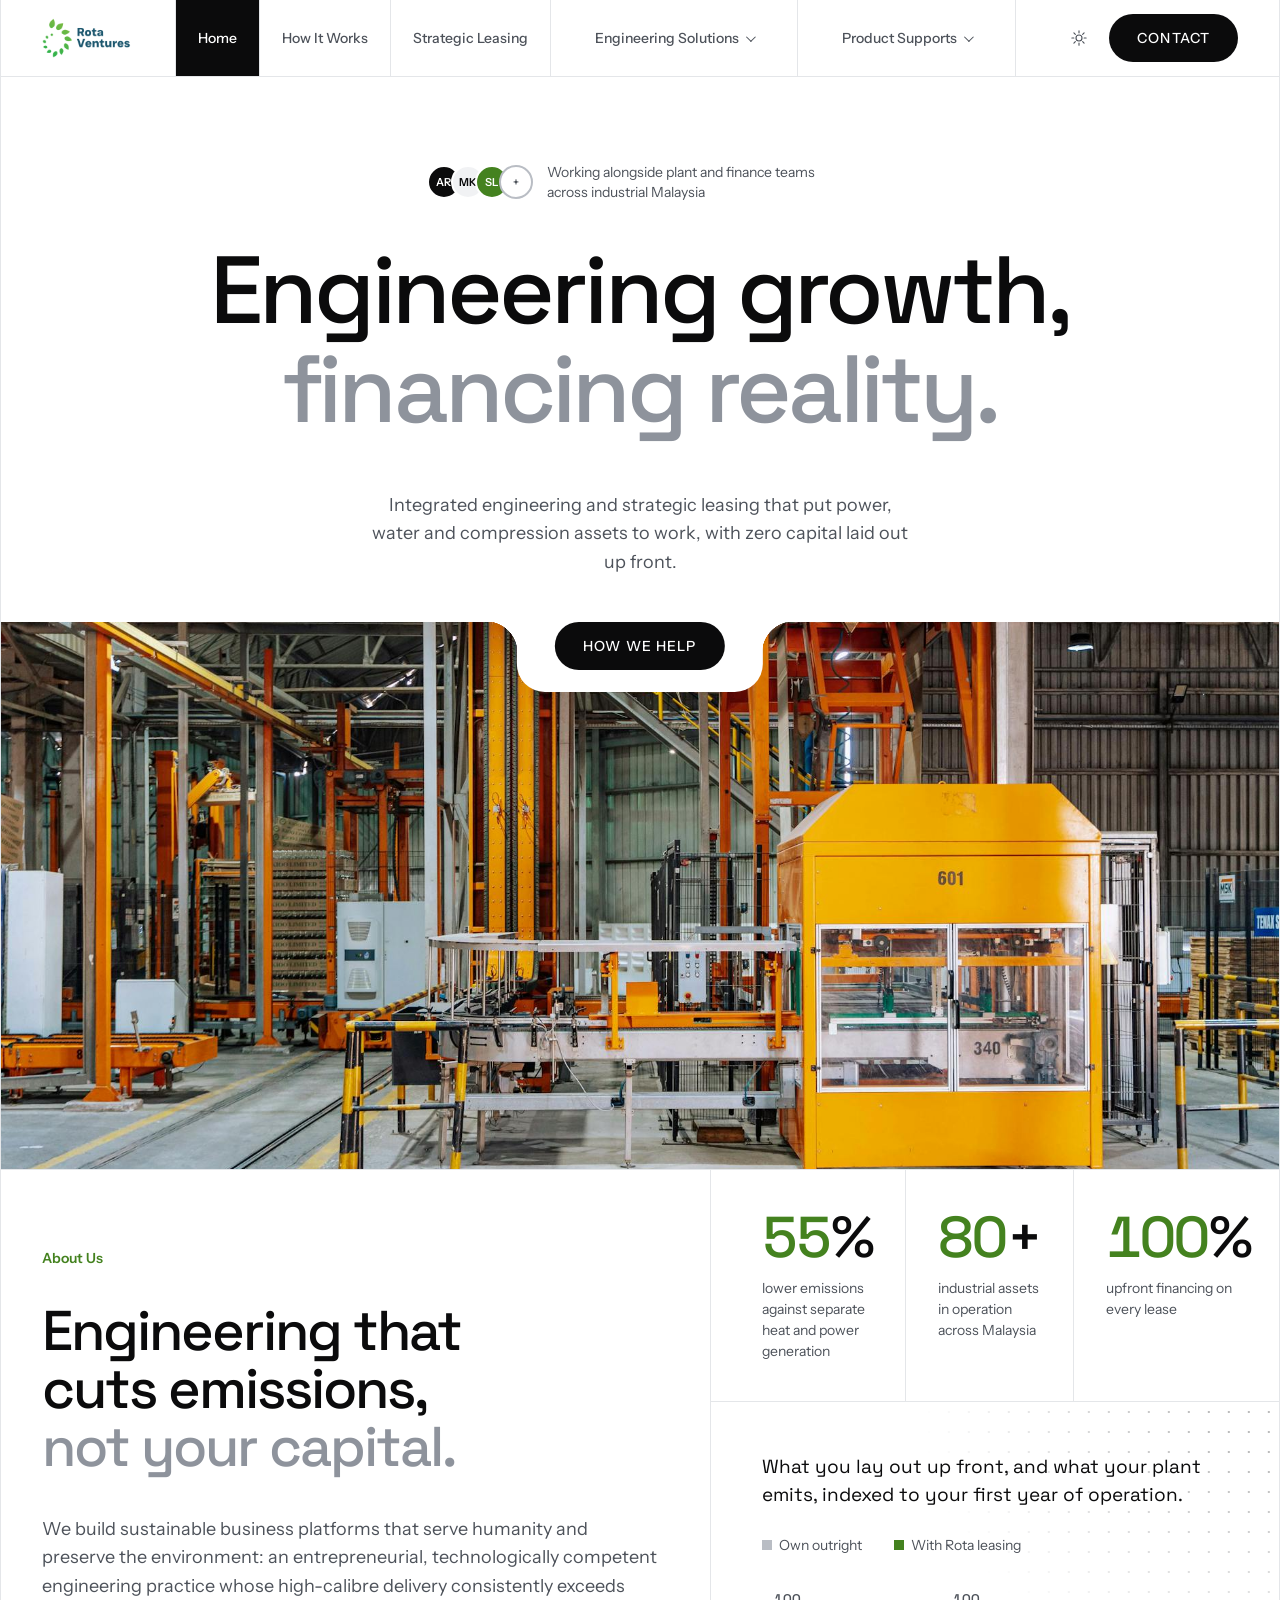
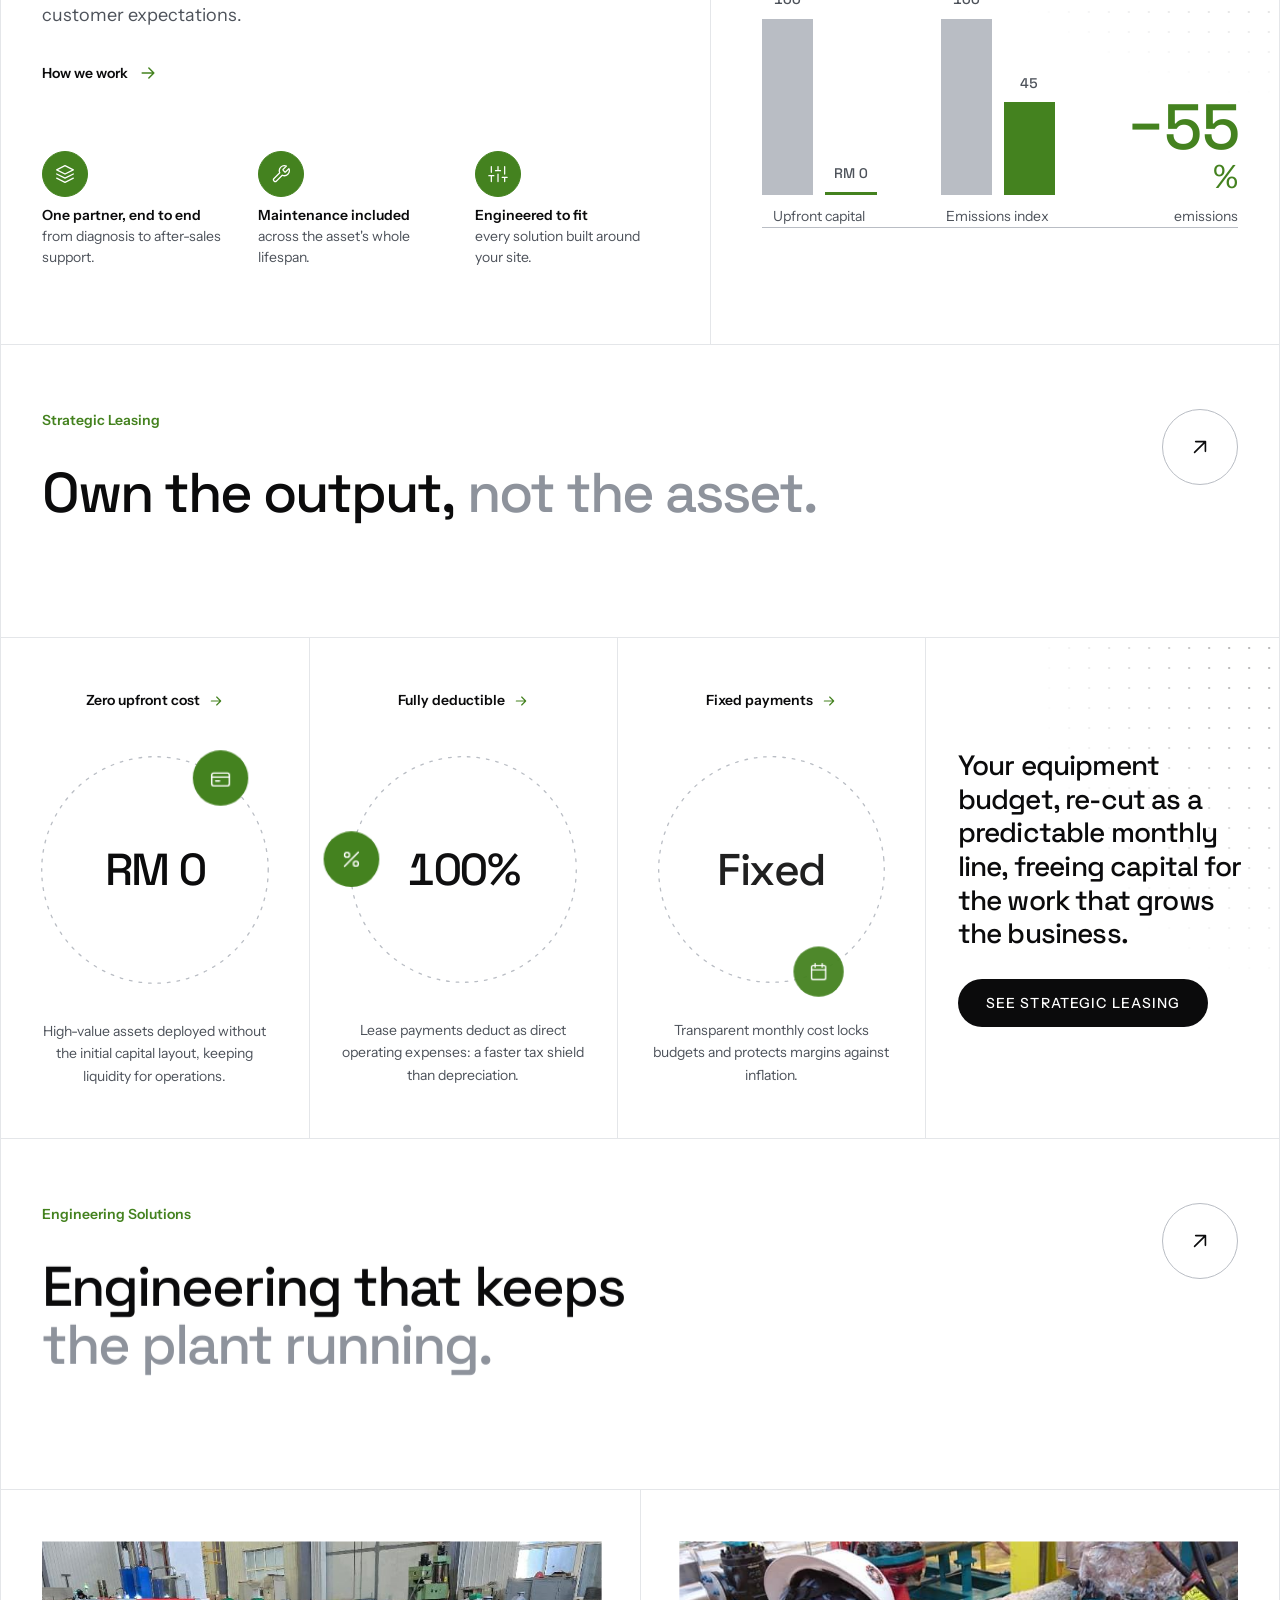
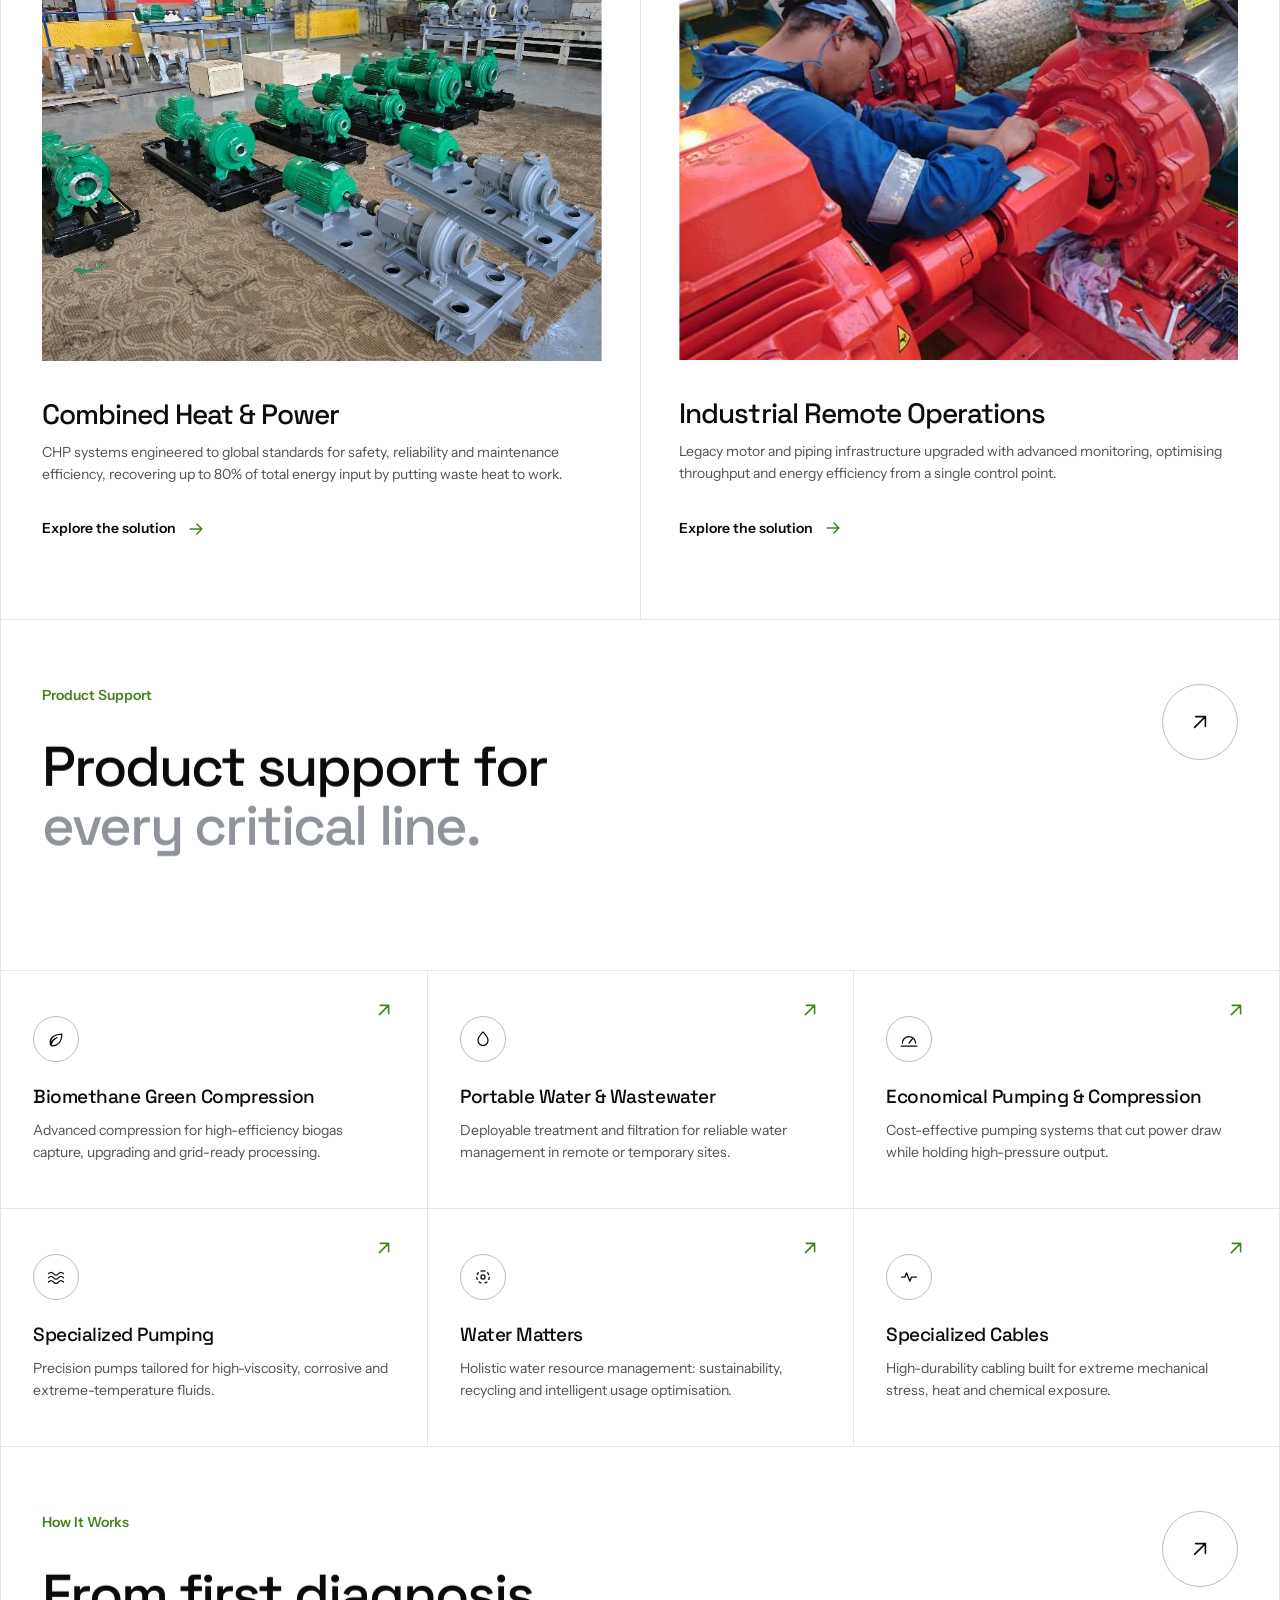
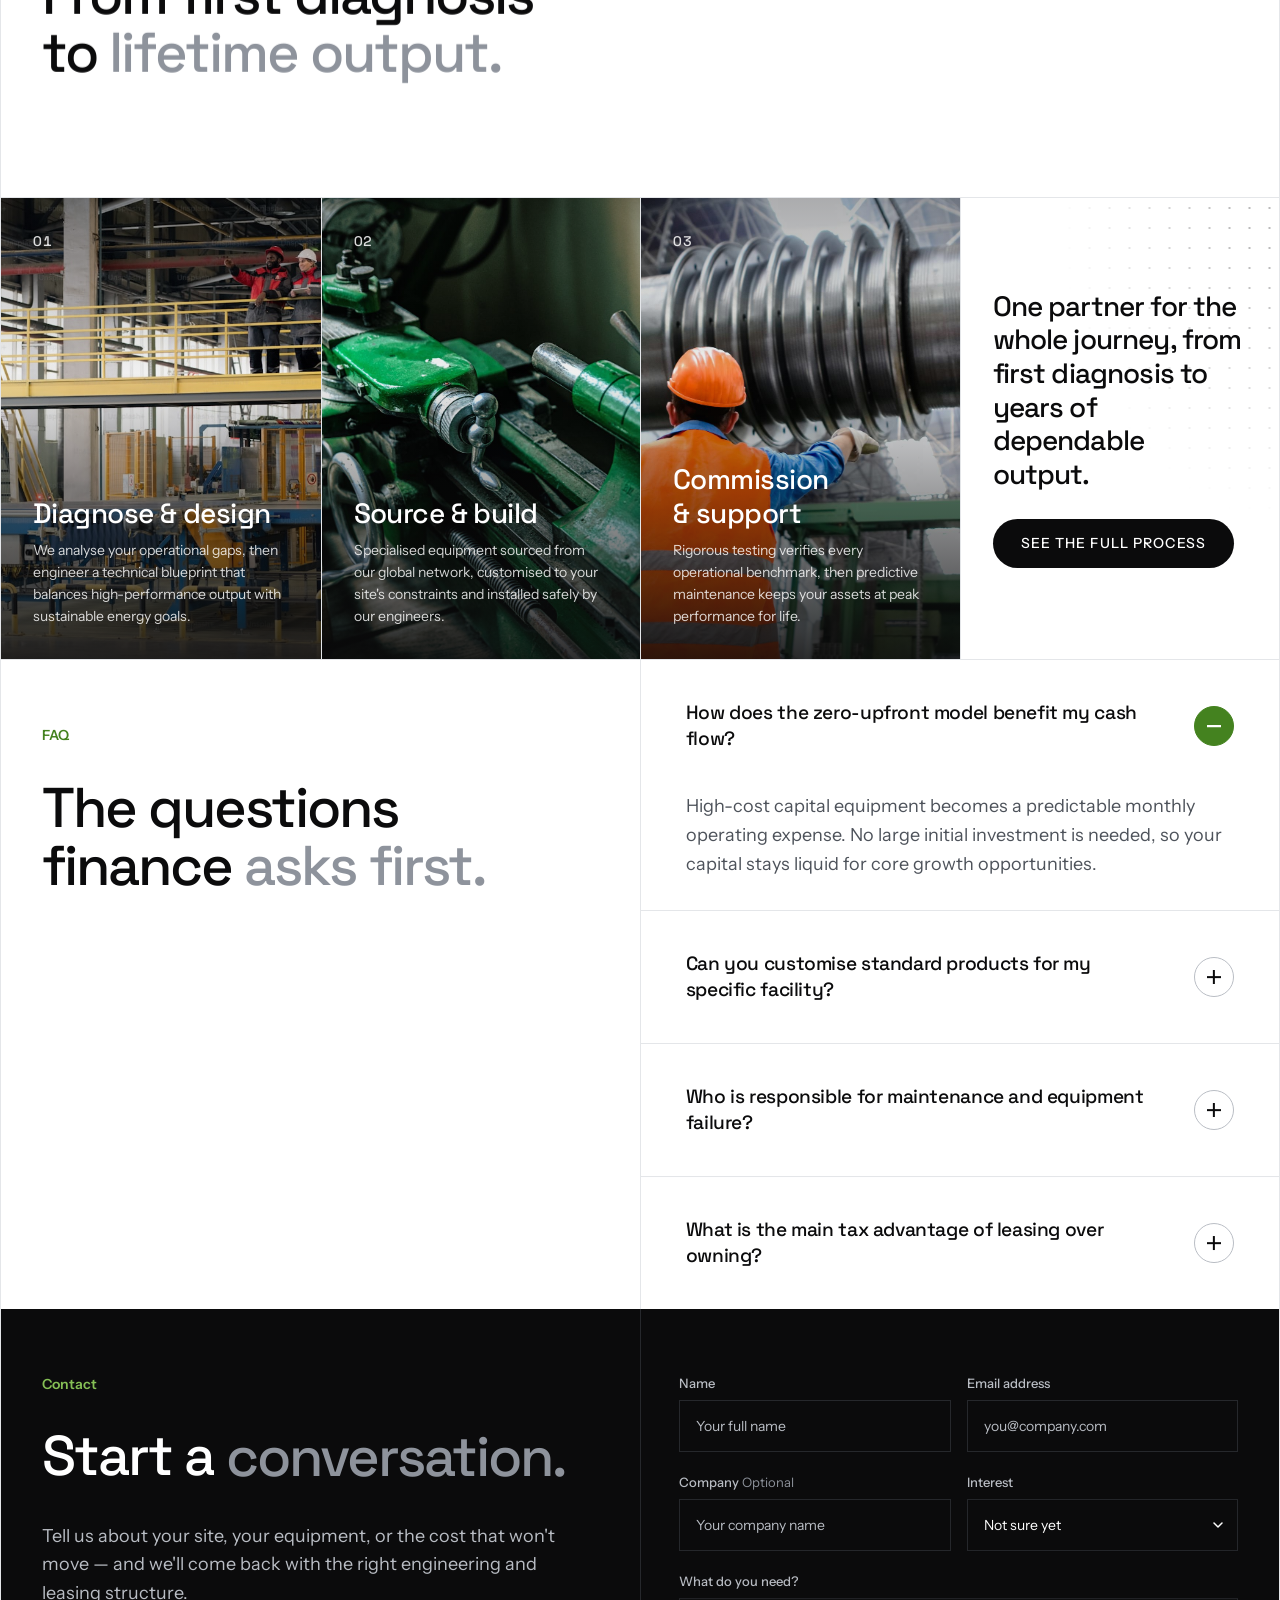
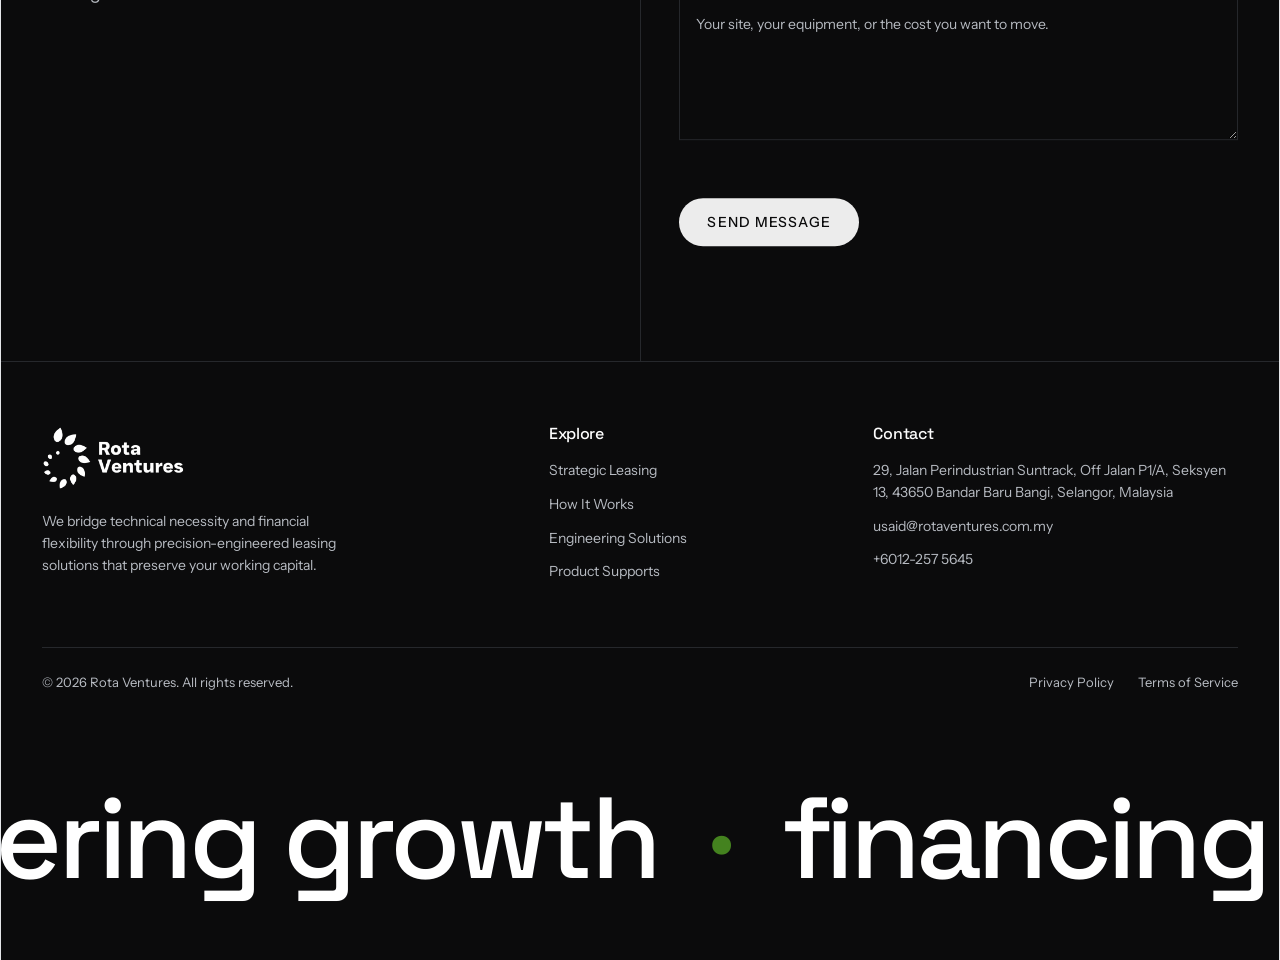
<file: index.html>
<!DOCTYPE html>
<html lang="en" data-theme="light">
<head>
  <meta charset="UTF-8">
  <meta name="viewport" content="width=device-width, initial-scale=1.0">
  <title>Rota Ventures — Engineering Growth, Financing Reality</title>
  <meta name="description" content="Scaling sustainable infrastructure through integrated engineering and zero-upfront capital solutions.">
  <meta name="color-scheme" content="light dark">
  <link rel="icon" type="image/png" href="assets/img/logo.png">
  <script>
    (function () {
      var d = document.documentElement;
      d.classList.add("js");
      try {
        var t = localStorage.getItem("rv-theme");
        if (!t) t = "light";
        d.setAttribute("data-theme", t);
      } catch (e) {}
    })();
  </script>
  <link rel="preconnect" href="https://fonts.googleapis.com">
  <link rel="preconnect" href="https://fonts.gstatic.com" crossorigin>
  <link href="https://fonts.googleapis.com/css2?family=Space+Grotesk:wght@500&family=Instrument+Sans:wght@400;500;600&display=swap" rel="stylesheet">
  <link rel="stylesheet" href="css/home.css">
  <script>
    (function () {
      try {
        var a = new URLSearchParams(location.search).get("accent");
        if (!a) return;
        document.documentElement.setAttribute("data-accent", a);
        var l = document.createElement("link");
        l.rel = "stylesheet";
        l.href = "css/accent-test.css";
        document.head.appendChild(l);
      } catch (e) {}
    })();
  </script>
</head>
<body>
  <a class="skip-link" href="#main">Skip to content</a>

  <header class="nav" id="top">
    <div class="nav-glass">
      <nav class="shell nav-inner" aria-label="Primary">
        <button class="burger" type="button" aria-expanded="false" aria-controls="mobile-menu" aria-label="Open menu">
          <span></span><span></span>
        </button>
        <a class="wordmark" href="index.html" aria-label="Rota Ventures home">
          <img src="assets/img/logo.png" alt="Rota Ventures" width="160" height="40">
        </a>
        <div class="nav-menu">
          <a class="chip is-current" href="index.html" aria-current="page">Home</a>
          <a class="chip" href="how-it-works.html">How It Works</a>
          <a class="chip" href="strategic-leasing.html">Strategic Leasing</a>
          <div class="chip nav-dd">
            <button class="nav-dd-toggle" type="button" aria-expanded="false" aria-haspopup="true">Engineering Solutions<span class="nav-dd-caret" aria-hidden="true"></span></button>
            <div class="nav-dd-menu">
              <a href="combined-head-power.html">Combined Heat &amp; Power</a>
              <a href="industrial-remote-operations.html">Industrial Remote Operations</a>
            </div>
          </div>
          <div class="chip nav-dd">
            <button class="nav-dd-toggle" type="button" aria-expanded="false" aria-haspopup="true">Product Supports<span class="nav-dd-caret" aria-hidden="true"></span></button>
            <div class="nav-dd-menu">
              <a href="biomethane-compression.html">Biomethane Green Compression</a>
              <a href="portable-water.html">Portable Water &amp; Wastewater</a>
              <a href="economical-pumping.html">Economical Pumping &amp; Compression</a>
              <a href="specialized-pumping.html">Specialized Pumping</a>
              <a href="water-matters.html">Water Matters</a>
              <a href="specialized-cables.html">Specialized Cables</a>
            </div>
          </div>
        </div>
        <div class="nav-actions">
          <button class="theme-toggle" type="button" aria-label="Switch colour theme">
            <svg class="icon-sun" viewBox="0 0 24 24" fill="none" stroke="currentColor" stroke-width="1.5" stroke-linecap="round" aria-hidden="true"><circle cx="12" cy="12" r="4"/><path d="M12 2.5v2.6M12 18.9v2.6M2.5 12h2.6M18.9 12h2.6M5.2 5.2l1.9 1.9M16.9 16.9l1.9 1.9M18.8 5.2l-1.9 1.9M7.1 16.9l-1.9 1.9"/></svg>
            <svg class="icon-moon" viewBox="0 0 24 24" fill="none" stroke="currentColor" stroke-width="1.5" stroke-linecap="round" stroke-linejoin="round" aria-hidden="true"><path d="M20 13.5A8 8 0 0 1 10.5 4 8 8 0 1 0 20 13.5Z"/></svg>
          </button>
          <a class="pair" href="#contact"><span class="pair-pill"><span class="pill-bloom" aria-hidden="true"><i></i><i></i><i></i></span><span class="pair-label">Contact</span><span class="pair-label" aria-hidden="true">Contact</span></span></a>
        </div>
      </nav>
    </div>
  </header>

  <div class="mobile-menu" id="mobile-menu" hidden>
    <nav class="mobile-menu-inner shell" aria-label="All pages">
      <a href="index.html" aria-current="page">Home</a>
      <a href="how-it-works.html">How It Works</a>
      <a href="strategic-leasing.html">Strategic Leasing</a>
      <a href="combined-head-power.html">Combined Heat &amp; Power</a>
      <a href="industrial-remote-operations.html">Industrial Remote Operations</a>
      <a href="biomethane-compression.html">Biomethane Green Compression</a>
      <a href="portable-water.html">Portable Water &amp; Wastewater</a>
      <a href="economical-pumping.html">Economical Pumping &amp; Compression</a>
      <a href="specialized-pumping.html">Specialized Pumping</a>
      <a href="water-matters.html">Water Matters</a>
      <a href="specialized-cables.html">Specialized Cables</a>
      <a href="#contact">Contact</a>
    </nav>
  </div>

  <div class="frame">
  <main id="main">

    <section class="hero">
      <div class="shell">
        <div class="hero-social">
          <div class="avatars" aria-hidden="true">
            <span>AR</span><span>MK</span><span>SL</span><span class="avatars-more">+</span>
          </div>
          <p>Working alongside plant and finance teams across industrial Malaysia</p>
        </div>
        <h1 class="display" data-words>Engineering growth, <em class="tone">financing reality.</em></h1>
        <div class="hero-foot">
          <p class="hero-sub">Integrated engineering and strategic leasing that put power, water and compression assets to work, with zero capital laid out up front.</p>
        </div>
      </div>
    </section>

    <section class="shot" aria-label="Our work in the field">
      <div class="shell">
        <div class="shot-cta">
          <a class="pair" href="how-it-works.html"><span class="pair-pill"><span class="pill-bloom" aria-hidden="true"><i></i><i></i><i></i></span><span class="pair-label">How we help</span><span class="pair-label" aria-hidden="true">How we help</span></span></a>
        </div>
        <figure class="wipe shot-card">
          <img class="wipe-img" src="assets/img/hero-2.png" alt="Automated handling machinery in an industrial plant delivered by Rota Ventures" width="1909" height="1272" fetchpriority="high">
        </figure>
      </div>
    </section>

    <section class="about" aria-label="About Rota Ventures">
      <div class="about-copy">
        <p class="eyebrow">About Us</p>
        <h2 class="display-sm" data-words>Engineering that cuts emissions, <em class="tone">not your capital.</em></h2>
        <p>We build sustainable business platforms that serve humanity and preserve the environment: an entrepreneurial, technologically competent engineering practice whose high-calibre delivery consistently exceeds customer expectations.</p>
        <a class="arrow-link" href="how-it-works.html">How we work
          <svg viewBox="0 0 24 24" fill="none" stroke="currentColor" stroke-width="1.75" stroke-linecap="round" stroke-linejoin="round" aria-hidden="true"><path d="M5 12h14M13 6l6 6-6 6"/></svg>
        </a>
        <div class="about-proof">
          <div class="proof-item">
            <span class="icon-badge about-badge" aria-hidden="true"><svg viewBox="0 0 24 24" fill="none" stroke="currentColor" stroke-width="1.5" stroke-linecap="round" stroke-linejoin="round"><path d="M12 2 2 7l10 5 10-5-10-5Z"/><path d="M2 12l10 5 10-5"/><path d="M2 17l10 5 10-5"/></svg></span>
            <p><strong>One partner, end to end</strong><br>from diagnosis to after-sales support.</p>
          </div>
          <div class="proof-item">
            <span class="icon-badge about-badge" aria-hidden="true"><svg viewBox="0 0 24 24" fill="none" stroke="currentColor" stroke-width="1.5" stroke-linecap="round" stroke-linejoin="round"><path d="M14.7 6.3a1 1 0 0 0 0 1.4l1.6 1.6a1 1 0 0 0 1.4 0l3.77-3.77a6 6 0 0 1-7.94 7.94l-6.91 6.91a2.12 2.12 0 0 1-3-3l6.91-6.91a6 6 0 0 1 7.94-7.94l-3.76 3.76z"/></svg></span>
            <p><strong>Maintenance included</strong><br>across the asset's whole lifespan.</p>
          </div>
          <div class="proof-item">
            <span class="icon-badge about-badge" aria-hidden="true"><svg viewBox="0 0 24 24" fill="none" stroke="currentColor" stroke-width="1.5" stroke-linecap="round" stroke-linejoin="round"><path d="M4 21v-7M4 10V3M12 21v-9M12 8V3M20 21v-5M20 12V3M1 14h6M9 8h6M17 16h6"/></svg></span>
            <p><strong>Engineered to fit</strong><br>every solution built around your site.</p>
          </div>
        </div>
      </div>
      <div class="about-data">
        <div class="stat-grid" role="list" aria-label="Key numbers">
          <div class="stat-cell" role="listitem">
            <p class="stat-figure"><span class="stat-num" data-count="55">55</span><span class="stat-unit">%</span></p>
            <p class="stat-caption">lower emissions against separate heat and power generation</p>
          </div>
          <div class="stat-cell" role="listitem">
            <p class="stat-figure"><span class="stat-num" data-count="80">80</span><span class="stat-unit">+</span></p>
            <p class="stat-caption">industrial assets in operation across Malaysia</p>
          </div>
          <div class="stat-cell" role="listitem">
            <p class="stat-figure"><span class="stat-num" data-count="100">100</span><span class="stat-unit">%</span></p>
            <p class="stat-caption">upfront financing on every lease</p>
          </div>
        </div>
        <div class="chart" role="img" aria-label="Indexed year-one comparison. Upfront capital: 100 for outright purchase versus RM 0 with Rota leasing. Emissions index: 100 versus 45, a 55 percent reduction.">
          <div class="dot-pattern" aria-hidden="true"></div>
          <p class="chart-desc">What you lay out up front, and what your plant emits, indexed to your first year of operation.</p>
          <div class="chart-legend">
            <span class="chart-key"><i class="swatch swatch--grey" aria-hidden="true"></i>Own outright</span>
            <span class="chart-key"><i class="swatch swatch--blue" aria-hidden="true"></i>With Rota leasing</span>
          </div>
          <div class="chart-bars">
            <div class="chart-group">
              <div class="chart-pair">
                <div class="chart-slot"><span class="chart-val">100</span><div class="chart-bar chart-bar--before"></div></div>
                <div class="chart-slot"><span class="chart-val">RM 0</span><div class="chart-bar chart-bar--lease"></div></div>
              </div>
              <span class="chart-key">Upfront capital</span>
            </div>
            <div class="chart-group">
              <div class="chart-pair">
                <div class="chart-slot"><span class="chart-val">100</span><div class="chart-bar chart-bar--before"></div></div>
                <div class="chart-slot"><span class="chart-val">45</span><div class="chart-bar chart-bar--after"></div></div>
              </div>
              <span class="chart-key">Emissions index</span>
            </div>
            <div class="chart-summary"><span>−55</span><span class="chart-summary-unit">%</span><span class="chart-key">emissions</span></div>
          </div>
        </div>
      </div>
    </section>

    <section class="band" id="leasing" aria-labelledby="leasing-title">
      <div class="band-inner">
        <div class="band-head">
          <p class="eyebrow">Strategic Leasing</p>
          <h2 class="display-sm" id="leasing-title" data-words>Own the output, <em class="tone">not the asset.</em></h2>
        </div>
        <a class="circle-btn" href="strategic-leasing.html" aria-label="Read more about strategic leasing">
          <svg viewBox="0 0 24 24" fill="none" stroke="currentColor" stroke-width="1.5" stroke-linecap="round" stroke-linejoin="round" aria-hidden="true"><path d="M7 17 17 7M8 7h9v9"/></svg>
        </a>
      </div>
    </section>

    <section class="rings" aria-label="Strategic leasing benefits">
      <div class="ring-cell">
        <p class="ring-label">Zero upfront cost
          <svg viewBox="0 0 24 24" fill="none" stroke="currentColor" stroke-width="1.75" stroke-linecap="round" stroke-linejoin="round" aria-hidden="true"><path d="M5 12h14M13 6l6 6-6 6"/></svg>
        </p>
        <div class="ring">
          <svg class="ring-svg" viewBox="0 0 280 280" aria-hidden="true"><circle cx="140" cy="140" r="130"/></svg>
          <span class="ring-value">RM&nbsp;0</span>
          <span class="ring-badge" aria-hidden="true"><svg viewBox="0 0 24 24" fill="none" stroke="currentColor" stroke-width="1.5" stroke-linecap="round" stroke-linejoin="round"><rect x="3" y="7" width="18" height="13" rx="2"/><path d="M3 11h18M7 15h4"/></svg></span>
        </div>
        <p class="ring-copy">High-value assets deployed without the initial capital layout, keeping liquidity for operations.</p>
      </div>
      <div class="ring-cell">
        <p class="ring-label">Fully deductible
          <svg viewBox="0 0 24 24" fill="none" stroke="currentColor" stroke-width="1.75" stroke-linecap="round" stroke-linejoin="round" aria-hidden="true"><path d="M5 12h14M13 6l6 6-6 6"/></svg>
        </p>
        <div class="ring">
          <svg class="ring-svg" viewBox="0 0 280 280" aria-hidden="true"><circle cx="140" cy="140" r="130"/></svg>
          <span class="ring-value">100%</span>
          <span class="ring-badge" aria-hidden="true"><svg viewBox="0 0 24 24" fill="none" stroke="currentColor" stroke-width="1.5" stroke-linecap="round" stroke-linejoin="round"><path d="M19 5 5 19"/><circle cx="7.5" cy="7.5" r="2.5"/><circle cx="16.5" cy="16.5" r="2.5"/></svg></span>
        </div>
        <p class="ring-copy">Lease payments deduct as direct operating expenses: a faster tax shield than depreciation.</p>
      </div>
      <div class="ring-cell">
        <p class="ring-label">Fixed payments
          <svg viewBox="0 0 24 24" fill="none" stroke="currentColor" stroke-width="1.75" stroke-linecap="round" stroke-linejoin="round" aria-hidden="true"><path d="M5 12h14M13 6l6 6-6 6"/></svg>
        </p>
        <div class="ring">
          <svg class="ring-svg" viewBox="0 0 280 280" aria-hidden="true"><circle cx="140" cy="140" r="130"/></svg>
          <span class="ring-value">Fixed</span>
          <span class="ring-badge" aria-hidden="true"><svg viewBox="0 0 24 24" fill="none" stroke="currentColor" stroke-width="1.5" stroke-linecap="round" stroke-linejoin="round"><rect x="4" y="5" width="16" height="16" rx="2"/><path d="M8 3v4M16 3v4M4 10h16"/></svg></span>
        </div>
        <p class="ring-copy">Transparent monthly cost locks budgets and protects margins against inflation.</p>
      </div>
      <div class="ring-cell ring-cell--cta">
        <div class="dot-pattern" aria-hidden="true"></div>
        <p class="ring-cta-copy">Your equipment budget, re-cut as a predictable monthly line, freeing capital for the work that grows the business.</p>
        <a class="pair" href="strategic-leasing.html"><span class="pair-pill"><span class="pill-bloom" aria-hidden="true"><i></i><i></i><i></i></span><span class="pair-label">See strategic leasing</span><span class="pair-label" aria-hidden="true">See strategic leasing</span></span></a>
      </div>
    </section>

    <section class="band" id="solutions" aria-labelledby="solutions-title">
      <div class="band-inner">
        <div class="band-head">
          <p class="eyebrow">Engineering Solutions</p>
          <h2 class="display-sm" id="solutions-title" data-words>Engineering that keeps <em class="tone">the plant running.</em></h2>
        </div>
        <a class="circle-btn" href="combined-head-power.html" aria-label="Explore our engineering solutions">
          <svg viewBox="0 0 24 24" fill="none" stroke="currentColor" stroke-width="1.5" stroke-linecap="round" stroke-linejoin="round" aria-hidden="true"><path d="M7 17 17 7M8 7h9v9"/></svg>
        </a>
      </div>
    </section>

    <section class="eng-row" aria-label="Engineering solutions">
      <article class="eng-cell">
        <figure class="wipe eng-media">
          <img class="wipe-img" src="assets/img/engineering-1.png" alt="Pump sets prepared on skids in the Rota Ventures workshop" loading="lazy" width="884" height="554">
        </figure>
        <h3>Combined Heat &amp; Power</h3>
        <p>CHP systems engineered to global standards for safety, reliability and maintenance efficiency, recovering up to 80% of total energy input by putting waste heat to work.</p>
        <a class="arrow-link" href="combined-head-power.html">Explore the solution
          <svg viewBox="0 0 24 24" fill="none" stroke="currentColor" stroke-width="1.75" stroke-linecap="round" stroke-linejoin="round" aria-hidden="true"><path d="M5 12h14M13 6l6 6-6 6"/></svg>
        </a>
      </article>
      <article class="eng-cell">
        <figure class="wipe eng-media">
          <img class="wipe-img" src="assets/img/engineering-2.png" alt="Rota Ventures engineer servicing a pumping installation on site" loading="lazy" width="960" height="595">
        </figure>
        <h3>Industrial Remote Operations</h3>
        <p>Legacy motor and piping infrastructure upgraded with advanced monitoring, optimising throughput and energy efficiency from a single control point.</p>
        <a class="arrow-link" href="industrial-remote-operations.html">Explore the solution
          <svg viewBox="0 0 24 24" fill="none" stroke="currentColor" stroke-width="1.75" stroke-linecap="round" stroke-linejoin="round" aria-hidden="true"><path d="M5 12h14M13 6l6 6-6 6"/></svg>
        </a>
      </article>
    </section>

    <section class="band" id="products" aria-labelledby="products-title">
      <div class="band-inner">
        <div class="band-head">
          <p class="eyebrow">Product Support</p>
          <h2 class="display-sm" id="products-title" data-words>Product support for <em class="tone">every critical line.</em></h2>
        </div>
        <a class="circle-btn" href="biomethane-compression.html" aria-label="Browse all product support lines">
          <svg viewBox="0 0 24 24" fill="none" stroke="currentColor" stroke-width="1.5" stroke-linecap="round" stroke-linejoin="round" aria-hidden="true"><path d="M7 17 17 7M8 7h9v9"/></svg>
        </a>
      </div>
    </section>

    <section class="product-grid" aria-label="Product support lines">
      <article class="product-cell">
        <span class="icon-badge" aria-hidden="true"><svg viewBox="0 0 24 24" fill="none" stroke="currentColor" stroke-width="1.5" stroke-linecap="round" stroke-linejoin="round"><path d="M6 20c8 1 13-4.5 13-14-9 0-14 4.5-14 10 0 1.6.4 2.8.4 2.8S6.5 13 13 10.5C8.5 12.5 6.5 17.5 6 20Z"/></svg></span>
        <span class="cell-arrow" aria-hidden="true"><svg viewBox="0 0 24 24" fill="none" stroke="currentColor" stroke-width="1.75" stroke-linecap="round" stroke-linejoin="round"><path d="M7 17 17 7M8 7h9v9"/></svg></span>
        <h3><a href="biomethane-compression.html">Biomethane Green Compression</a></h3>
        <p>Advanced compression for high-efficiency biogas capture, upgrading and grid-ready processing.</p>
      </article>
      <article class="product-cell">
        <span class="icon-badge" aria-hidden="true"><svg viewBox="0 0 24 24" fill="none" stroke="currentColor" stroke-width="1.5" stroke-linecap="round" stroke-linejoin="round"><path d="M12 3.5s6 6.4 6 10.3a6 6 0 0 1-12 0C6 9.9 12 3.5 12 3.5Z"/></svg></span>
        <span class="cell-arrow" aria-hidden="true"><svg viewBox="0 0 24 24" fill="none" stroke="currentColor" stroke-width="1.75" stroke-linecap="round" stroke-linejoin="round"><path d="M7 17 17 7M8 7h9v9"/></svg></span>
        <h3><a href="portable-water.html">Portable Water &amp; Wastewater</a></h3>
        <p>Deployable treatment and filtration for reliable water management in remote or temporary sites.</p>
      </article>
      <article class="product-cell">
        <span class="icon-badge" aria-hidden="true"><svg viewBox="0 0 24 24" fill="none" stroke="currentColor" stroke-width="1.5" stroke-linecap="round" stroke-linejoin="round"><path d="M4 17a8 8 0 1 1 16 0"/><path d="M12 17l4-5"/><path d="M2.5 20.5h19"/></svg></span>
        <span class="cell-arrow" aria-hidden="true"><svg viewBox="0 0 24 24" fill="none" stroke="currentColor" stroke-width="1.75" stroke-linecap="round" stroke-linejoin="round"><path d="M7 17 17 7M8 7h9v9"/></svg></span>
        <h3><a href="economical-pumping.html">Economical Pumping &amp; Compression</a></h3>
        <p>Cost-effective pumping systems that cut power draw while holding high-pressure output.</p>
      </article>
      <article class="product-cell">
        <span class="icon-badge" aria-hidden="true"><svg viewBox="0 0 24 24" fill="none" stroke="currentColor" stroke-width="1.5" stroke-linecap="round" stroke-linejoin="round"><path d="M3 8c2-2.2 4-2.2 6 0s4 2.2 6 0 4-2.2 6 0"/><path d="M3 13c2-2.2 4-2.2 6 0s4 2.2 6 0 4-2.2 6 0"/><path d="M3 18c2-2.2 4-2.2 6 0s4 2.2 6 0 4-2.2 6 0"/></svg></span>
        <span class="cell-arrow" aria-hidden="true"><svg viewBox="0 0 24 24" fill="none" stroke="currentColor" stroke-width="1.75" stroke-linecap="round" stroke-linejoin="round"><path d="M7 17 17 7M8 7h9v9"/></svg></span>
        <h3><a href="specialized-pumping.html">Specialized Pumping</a></h3>
        <p>Precision pumps tailored for high-viscosity, corrosive and extreme-temperature fluids.</p>
      </article>
      <article class="product-cell">
        <span class="icon-badge" aria-hidden="true"><svg viewBox="0 0 24 24" fill="none" stroke="currentColor" stroke-width="1.5" stroke-linecap="round" stroke-linejoin="round"><circle cx="12" cy="12" r="2.5"/><path d="M12 4.5a7.5 7.5 0 0 1 0 15M12 4.5a7.5 7.5 0 0 0 0 15" stroke-dasharray="2.5 3.5"/></svg></span>
        <span class="cell-arrow" aria-hidden="true"><svg viewBox="0 0 24 24" fill="none" stroke="currentColor" stroke-width="1.75" stroke-linecap="round" stroke-linejoin="round"><path d="M7 17 17 7M8 7h9v9"/></svg></span>
        <h3><a href="water-matters.html">Water Matters</a></h3>
        <p>Holistic water resource management: sustainability, recycling and intelligent usage optimisation.</p>
      </article>
      <article class="product-cell">
        <span class="icon-badge" aria-hidden="true"><svg viewBox="0 0 24 24" fill="none" stroke="currentColor" stroke-width="1.5" stroke-linecap="round" stroke-linejoin="round"><path d="M3 12h4l2-5 4 10 2-5h6"/></svg></span>
        <span class="cell-arrow" aria-hidden="true"><svg viewBox="0 0 24 24" fill="none" stroke="currentColor" stroke-width="1.75" stroke-linecap="round" stroke-linejoin="round"><path d="M7 17 17 7M8 7h9v9"/></svg></span>
        <h3><a href="specialized-cables.html">Specialized Cables</a></h3>
        <p>High-durability cabling built for extreme mechanical stress, heat and chemical exposure.</p>
      </article>
    </section>

    <section class="band" id="process" aria-labelledby="process-title">
      <div class="band-inner">
        <div class="band-head">
          <p class="eyebrow">How It Works</p>
          <h2 class="display-sm" id="process-title" data-words>From first diagnosis to <em class="tone">lifetime output.</em></h2>
        </div>
        <a class="circle-btn" href="how-it-works.html" aria-label="See the full process">
          <svg viewBox="0 0 24 24" fill="none" stroke="currentColor" stroke-width="1.5" stroke-linecap="round" stroke-linejoin="round" aria-hidden="true"><path d="M7 17 17 7M8 7h9v9"/></svg>
        </a>
      </div>
    </section>

    <section class="process" aria-label="Our process">
      <div class="process-grid">
        <article class="process-card">
          <img class="process-bg" src="assets/img/leasing-1.png" alt="" aria-hidden="true" loading="lazy" width="1068" height="712">
          <span class="process-num" aria-hidden="true">01</span>
          <div class="process-card-body">
            <h3>Diagnose &amp; design</h3>
            <p>We analyse your operational gaps, then engineer a technical blueprint that balances high-performance output with sustainable energy goals.</p>
          </div>
        </article>
        <article class="process-card">
          <img class="process-bg" src="assets/img/leasing-2.png" alt="" aria-hidden="true" loading="lazy" width="867" height="1300">
          <span class="process-num" aria-hidden="true">02</span>
          <div class="process-card-body">
            <h3>Source &amp; build</h3>
            <p>Specialised equipment sourced from our global network, customised to your site's constraints and installed safely by our engineers.</p>
          </div>
        </article>
        <article class="process-card">
          <img class="process-bg" src="assets/img/leasing-4.png" alt="" aria-hidden="true" loading="lazy" width="1880" height="1253">
          <span class="process-num" aria-hidden="true">03</span>
          <div class="process-card-body">
            <h3>Commission &amp; support</h3>
            <p>Rigorous testing verifies every operational benchmark, then predictive maintenance keeps your assets at peak performance for life.</p>
          </div>
        </article>
        <article class="process-card process-card--cta">
          <div class="dot-pattern" aria-hidden="true"></div>
          <div class="process-card-body">
            <p class="process-cta-copy">One partner for the whole journey, from first diagnosis to years of dependable output.</p>
            <a class="pair" href="how-it-works.html"><span class="pair-pill"><span class="pill-bloom" aria-hidden="true"><i></i><i></i><i></i></span><span class="pair-label">See the full process</span><span class="pair-label" aria-hidden="true">See the full process</span></span></a>
          </div>
        </article>
      </div>
    </section>

    <section class="band faq-band" id="faq" aria-labelledby="faq-title">
      <div class="faq-band-inner">
        <div class="faq-band-head">
          <p class="eyebrow">FAQ</p>
          <h2 class="display-sm" id="faq-title" data-words>The questions finance <em class="tone">asks first.</em></h2>
        </div>
        <div class="faq">
          <div class="faq-item open">
            <button class="faq-q" type="button" id="faq-q-1" aria-expanded="true" aria-controls="faq-panel-1">How does the zero-upfront model benefit my cash flow?<span class="faq-icon" aria-hidden="true"></span></button>
            <div class="faq-a" id="faq-panel-1" role="region" aria-labelledby="faq-q-1" aria-hidden="false">
              <div class="faq-a-clip"><p>High-cost capital equipment becomes a predictable monthly operating expense. No large initial investment is needed, so your capital stays liquid for core growth opportunities.</p></div>
            </div>
          </div>
          <div class="faq-item">
            <button class="faq-q" type="button" id="faq-q-2" aria-expanded="false" aria-controls="faq-panel-2">Can you customise standard products for my specific facility?<span class="faq-icon" aria-hidden="true"></span></button>
            <div class="faq-a" id="faq-panel-2" role="region" aria-labelledby="faq-q-2">
              <div class="faq-a-clip"><p>Yes. Every solution is engineered around your site's physical and technical constraints, from pumping systems to green compression, for a precise fit.</p></div>
            </div>
          </div>
          <div class="faq-item">
            <button class="faq-q" type="button" id="faq-q-3" aria-expanded="false" aria-controls="faq-panel-3">Who is responsible for maintenance and equipment failure?<span class="faq-icon" aria-hidden="true"></span></button>
            <div class="faq-a" id="faq-panel-3" role="region" aria-labelledby="faq-q-3">
              <div class="faq-a-clip"><p>We are. Continuous technical oversight and predictive maintenance are part of after sales support, keeping leased assets at peak performance across their lifespan.</p></div>
            </div>
          </div>
          <div class="faq-item">
            <button class="faq-q" type="button" id="faq-q-4" aria-expanded="false" aria-controls="faq-panel-4">What is the main tax advantage of leasing over owning?<span class="faq-icon" aria-hidden="true"></span></button>
            <div class="faq-a" id="faq-panel-4" role="region" aria-labelledby="faq-q-4">
              <div class="faq-a-clip"><p>Lease payments can typically be deducted as direct operating expenses: a more immediate tax shield than the depreciation schedules tied to ownership.</p></div>
            </div>
          </div>
        </div>
      </div>
    </section>
  </main>

  <div class="field">
    <section class="contact-band" id="contact" aria-labelledby="contact-title">
      <div class="contact-band-inner">
        <div class="contact-band-head">
          <p class="eyebrow">Contact</p>
          <h2 class="display-sm" id="contact-title" data-words>Start a <em class="tone">conversation.</em></h2>
          <p class="contact-lede">Tell us about your site, your equipment, or the cost that won't move — and we'll come back with the right engineering and leasing structure.</p>
        </div>
        <form class="contact-form" id="contact-form" novalidate>
          <div class="form-row">
            <label for="ff-name">Name</label>
            <input id="ff-name" type="text" name="name" autocomplete="name" placeholder="Your full name" required>
          </div>
          <div class="form-row">
            <label for="ff-email">Email address</label>
            <input id="ff-email" type="email" name="email" autocomplete="email" placeholder="you@company.com" required>
          </div>
          <div class="form-row">
            <label for="ff-company">Company <span class="form-optional">Optional</span></label>
            <input id="ff-company" type="text" name="company" autocomplete="organization" placeholder="Your company name">
          </div>
          <div class="form-row">
            <label for="ff-interest">Interest</label>
            <select id="ff-interest" name="interest">
              <option value="" selected>Not sure yet</option>
              <option value="Strategic leasing">Strategic leasing</option>
              <option value="An engineering solution">An engineering solution</option>
              <option value="A product support line">A product support line</option>
            </select>
          </div>
          <div class="form-row form-row--full">
            <label for="ff-message">What do you need?</label>
            <textarea id="ff-message" name="message" rows="5" placeholder="Your site, your equipment, or the cost you want to move." required></textarea>
          </div>
          <p class="form-status" role="status" aria-live="polite"></p>
          <button class="pair pair--submit" type="submit"><span class="pair-pill"><span class="pill-bloom" aria-hidden="true"><i></i><i></i><i></i></span><span class="pair-label">Send message</span><span class="pair-label" aria-hidden="true">Send message</span></span></button>
        </form>
      </div>
    </section>

    <footer class="footer">
      <div class="shell">
        <div class="footer-grid">
          <div class="footer-brand">
            <img class="footer-logo" src="assets/img/logo.png" alt="Rota Ventures" width="143" height="64">
            <p>We bridge technical necessity and financial flexibility through precision-engineered leasing solutions that preserve your working capital.</p>
          </div>
          <nav class="footer-col" aria-label="Quick links">
            <h3>Explore</h3>
            <ul>
              <li><a href="strategic-leasing.html">Strategic Leasing</a></li>
              <li><a href="how-it-works.html">How It Works</a></li>
              <li><a href="combined-head-power.html">Engineering Solutions</a></li>
              <li><a href="biomethane-compression.html">Product Supports</a></li>
            </ul>
          </nav>
          <div class="footer-col">
            <h3>Contact</h3>
            <ul>
              <li><address>29, Jalan Perindustrian Suntrack, Off Jalan P1/A, Seksyen 13, 43650 Bandar Baru Bangi, Selangor, Malaysia</address></li>
              <li><a href="mailto:usaid@rotaventures.com.my">usaid@rotaventures.com.my</a></li>
              <li><a href="tel:+60122575645">+6012-257 5645</a></li>
            </ul>
          </div>
        </div>
        <div class="footer-bottom">
          <p>© 2026 Rota Ventures. All rights reserved.</p>
          <div class="footer-legal">
            <a href="#">Privacy Policy</a>
            <a href="#">Terms of Service</a>
          </div>
        </div>
      </div>
    </footer>

    <div class="marquee" aria-hidden="true">
      <div class="marquee-track">
        <span class="marquee-seq">Engineering growth <em>·</em> financing reality <em>·</em> sustainable infrastructure <em>·</em> </span>
      </div>
    </div>
  </div>
  </div>

  <script src="assets/js/vendor/gsap.min.js"></script>
  <script src="assets/js/vendor/ScrollTrigger.min.js"></script>
  <script src="assets/js/vendor/lenis.min.js"></script>
  <script src="assets/js/vendor/motion.min.js"></script>
  <script src="js/home.js"></script>
</body>
</html>
</file>
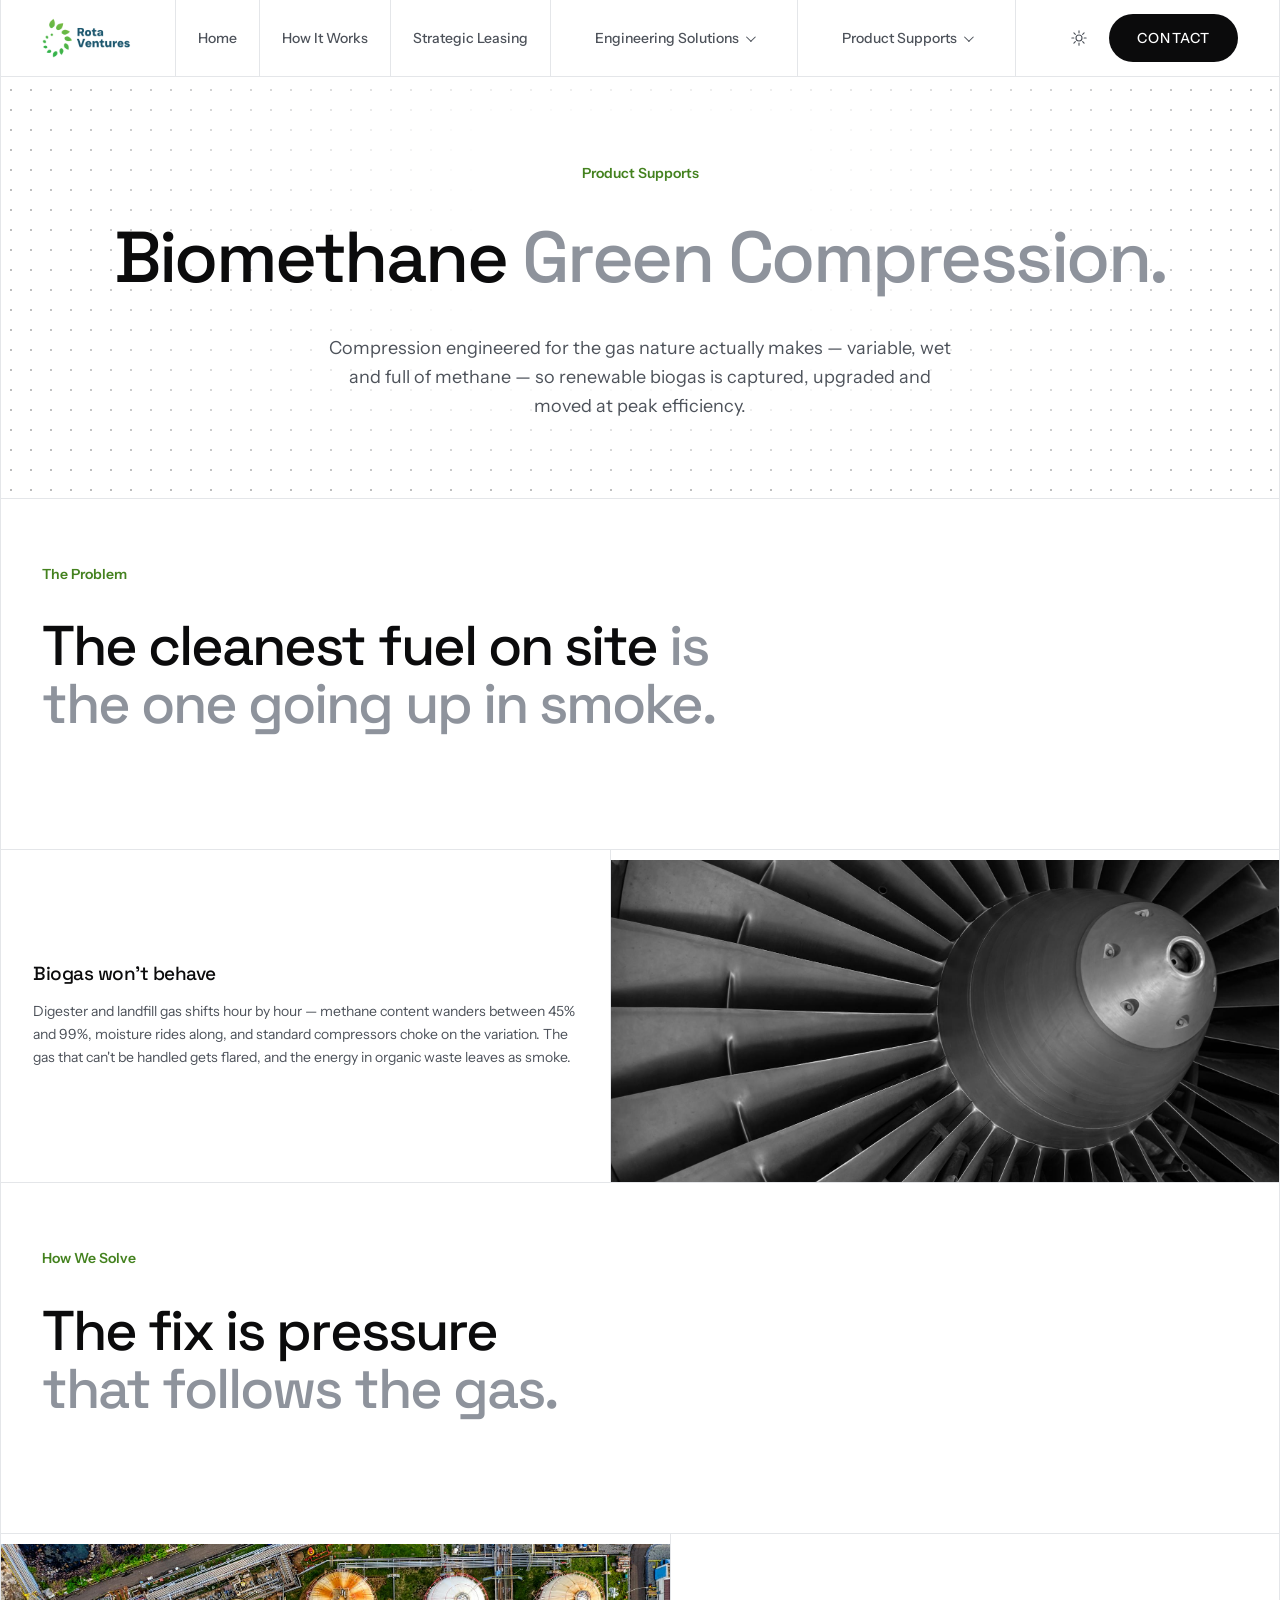
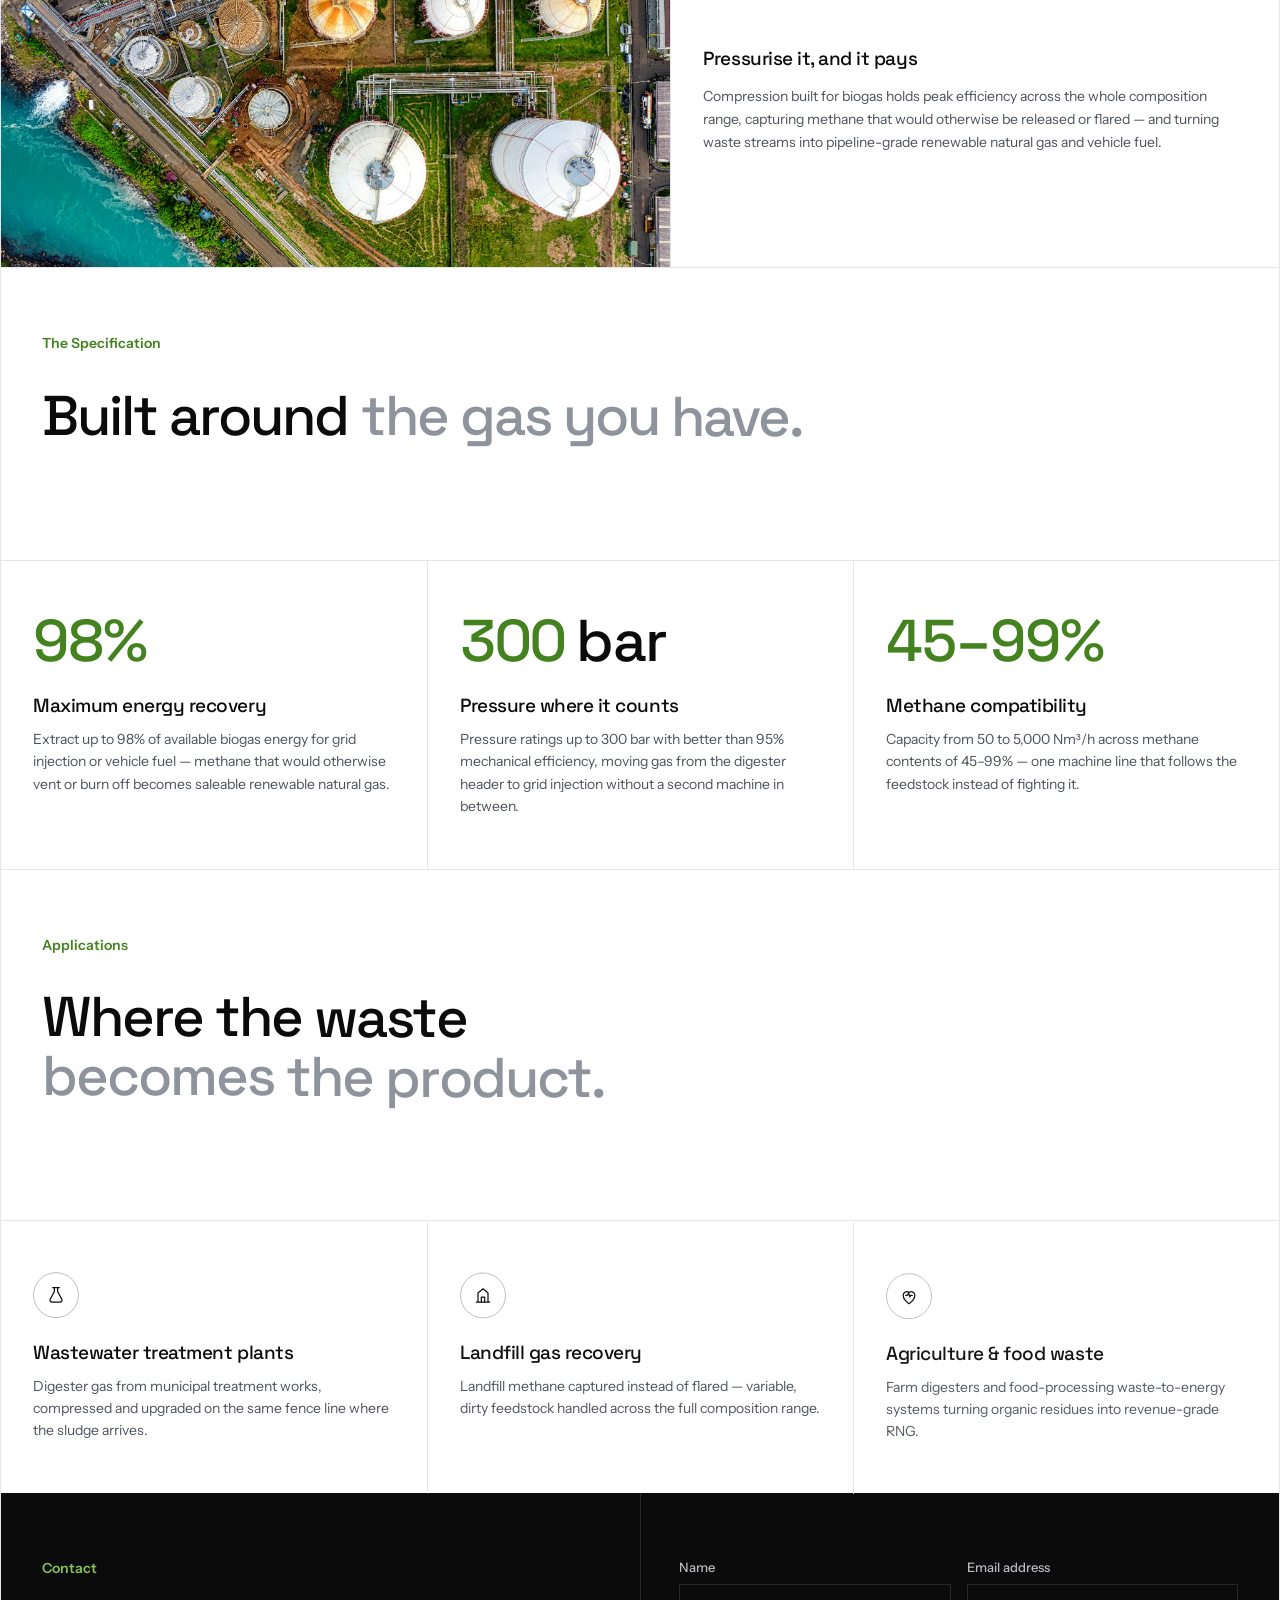
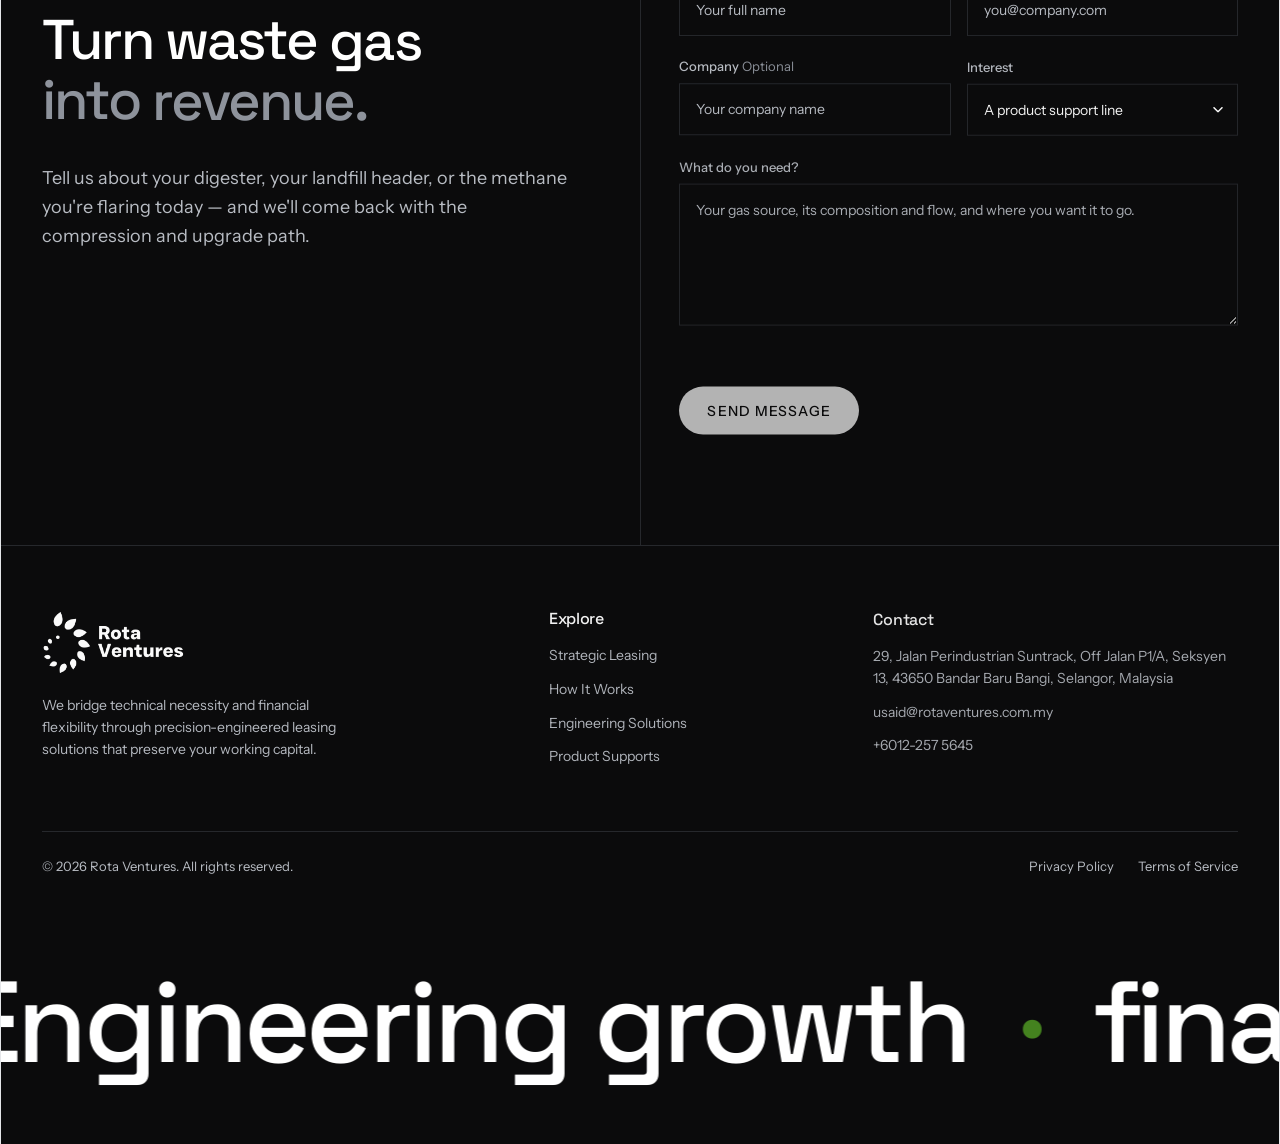
<file: biomethane-compression.html>
<!DOCTYPE html>
<html lang="en" data-theme="light">
<head>
  <meta charset="UTF-8">
  <meta name="viewport" content="width=device-width, initial-scale=1.0">
  <title>Biomethane Green Compression — Rota Ventures</title>
  <meta name="description" content="Optimizing renewable energy throughput with advanced compression technology designed for high-efficiency biogas capture and processing.">
  <meta name="color-scheme" content="light dark">
  <link rel="icon" type="image/png" href="assets/img/logo.png">
  <script>
    (function () {
      var d = document.documentElement;
      d.classList.add("js");
      try {
        var t = localStorage.getItem("rv-theme");
        if (!t) t = "light";
        d.setAttribute("data-theme", t);
      } catch (e) {}
    })();
  </script>
  <link rel="preconnect" href="https://fonts.googleapis.com">
  <link rel="preconnect" href="https://fonts.gstatic.com" crossorigin>
  <link href="https://fonts.googleapis.com/css2?family=Space+Grotesk:wght@500&family=Instrument+Sans:wght@400;500;600&display=swap" rel="stylesheet">
  <link rel="stylesheet" href="css/home.css">
  <link rel="stylesheet" href="css/page.css">
</head>
<body>
  <a class="skip-link" href="#main">Skip to content</a>

  <header class="nav" id="top">
    <div class="nav-glass">
      <nav class="shell nav-inner" aria-label="Primary">
        <button class="burger" type="button" aria-expanded="false" aria-controls="mobile-menu" aria-label="Open menu">
          <span></span><span></span>
        </button>
        <a class="wordmark" href="index.html" aria-label="Rota Ventures home">
          <img src="assets/img/logo.png" alt="Rota Ventures" width="160" height="40">
        </a>
        <div class="nav-menu">
          <a class="chip" href="index.html">Home</a>
          <a class="chip" href="how-it-works.html">How It Works</a>
          <a class="chip" href="strategic-leasing.html">Strategic Leasing</a>
          <div class="chip nav-dd">
            <button class="nav-dd-toggle" type="button" aria-expanded="false" aria-haspopup="true">Engineering Solutions<span class="nav-dd-caret" aria-hidden="true"></span></button>
            <div class="nav-dd-menu">
              <a href="combined-head-power.html">Combined Heat &amp; Power</a>
              <a href="industrial-remote-operations.html">Industrial Remote Operations</a>
            </div>
          </div>
          <div class="chip nav-dd">
            <button class="nav-dd-toggle" type="button" aria-expanded="false" aria-haspopup="true">Product Supports<span class="nav-dd-caret" aria-hidden="true"></span></button>
            <div class="nav-dd-menu">
              <a href="biomethane-compression.html" aria-current="page">Biomethane Green Compression</a>
              <a href="portable-water.html">Portable Water &amp; Wastewater</a>
              <a href="economical-pumping.html">Economical Pumping &amp; Compression</a>
              <a href="specialized-pumping.html">Specialized Pumping</a>
              <a href="water-matters.html">Water Matters</a>
              <a href="specialized-cables.html">Specialized Cables</a>
            </div>
          </div>
        </div>
        <div class="nav-actions">
          <button class="theme-toggle" type="button" aria-label="Switch colour theme">
            <svg class="icon-sun" viewBox="0 0 24 24" fill="none" stroke="currentColor" stroke-width="1.5" stroke-linecap="round" aria-hidden="true"><circle cx="12" cy="12" r="4"/><path d="M12 2.5v2.6M12 18.9v2.6M2.5 12h2.6M18.9 12h2.6M5.2 5.2l1.9 1.9M16.9 16.9l1.9 1.9M18.8 5.2l-1.9 1.9M7.1 16.9l-1.9 1.9"/></svg>
            <svg class="icon-moon" viewBox="0 0 24 24" fill="none" stroke="currentColor" stroke-width="1.5" stroke-linecap="round" stroke-linejoin="round" aria-hidden="true"><path d="M20 13.5A8 8 0 0 1 10.5 4 8 8 0 1 0 20 13.5Z"/></svg>
          </button>
          <a class="pair" href="#contact"><span class="pair-pill"><span class="pill-bloom" aria-hidden="true"><i></i><i></i><i></i></span><span class="pair-label">Contact</span><span class="pair-label" aria-hidden="true">Contact</span></span></a>
        </div>
      </nav>
    </div>
  </header>

  <div class="mobile-menu" id="mobile-menu" hidden>
    <nav class="mobile-menu-inner shell" aria-label="All pages">
      <a href="index.html">Home</a>
      <a href="how-it-works.html">How It Works</a>
      <a href="strategic-leasing.html">Strategic Leasing</a>
      <a href="combined-head-power.html">Combined Heat &amp; Power</a>
      <a href="industrial-remote-operations.html">Industrial Remote Operations</a>
      <a href="biomethane-compression.html" aria-current="page">Biomethane Green Compression</a>
      <a href="portable-water.html">Portable Water &amp; Wastewater</a>
      <a href="economical-pumping.html">Economical Pumping &amp; Compression</a>
      <a href="specialized-pumping.html">Specialized Pumping</a>
      <a href="water-matters.html">Water Matters</a>
      <a href="specialized-cables.html">Specialized Cables</a>
      <a href="#contact">Contact</a>
    </nav>
  </div>

  <div class="frame">
  <main id="main">

    <section class="page-hero">
      <div class="shell">
        <p class="eyebrow">Product Supports</p>
        <h1 class="display-sm">Biomethane <em class="tone">Green Compression.</em></h1>
        <p class="page-hero-lead">Compression engineered for the gas nature actually makes — variable, wet and full of methane — so renewable biogas is captured, upgraded and moved at peak efficiency.</p>
      </div>
    </section>

    <section class="band" aria-labelledby="problem-title">
      <div class="band-inner">
        <div class="band-head">
          <p class="eyebrow">The Problem</p>
          <h2 class="display-sm" id="problem-title">The cleanest fuel on site <em class="tone">is the one going up in smoke.</em></h2>
        </div>
      </div>
    </section>

    <section class="insight-grid insight-grid--split" aria-label="The biomethane compression problem in detail">
      <div class="insight-cell insight-cell--copy">
        <div class="insight-block">
          <h3>Biogas won't behave</h3>
          <p>Digester and landfill gas shifts hour by hour — methane content wanders between 45% and 99%, moisture rides along, and standard compressors choke on the variation. The gas that can't be handled gets flared, and the energy in organic waste leaves as smoke.</p>
        </div>
      </div>
      <div class="insight-cell insight-cell--media">
        <figure class="wipe insight-wipe">
          <img class="wipe-img" src="assets/img/hero-3.png" alt="Impeller of a compression machine, close up" loading="lazy" width="1880" height="1255">
        </figure>
      </div>
    </section>

    <section class="band" aria-labelledby="solve-title">
      <div class="band-inner">
        <div class="band-head">
          <p class="eyebrow">How We Solve</p>
          <h2 class="display-sm" id="solve-title">The fix is pressure <em class="tone">that follows the gas.</em></h2>
        </div>
      </div>
    </section>

    <section class="insight-grid insight-grid--split insight-grid--split-flip" aria-label="How biomethane compression solves it">
      <div class="insight-cell insight-cell--copy">
        <div class="insight-block">
          <h3>Pressurise it, and it pays</h3>
          <p>Compression built for biogas holds peak efficiency across the whole composition range, capturing methane that would otherwise be released or flared — and turning waste streams into pipeline-grade renewable natural gas and vehicle fuel.</p>
        </div>
      </div>
      <div class="insight-cell insight-cell--media">
        <figure class="wipe insight-wipe">
          <img class="wipe-img" src="assets/img/vision-4.png" alt="Storage tanks at a gas processing facility beside the sea" loading="lazy" width="1880" height="1257">
        </figure>
      </div>
    </section>

    <section class="band" aria-labelledby="outcome-title">
      <div class="band-inner">
        <div class="band-head">
          <p class="eyebrow">The Specification</p>
          <h2 class="display-sm" id="outcome-title">Built around <em class="tone">the gas you have.</em></h2>
        </div>
      </div>
    </section>

    <section class="values" aria-label="Biomethane compression specifications">
      <article class="value-cell">
        <p class="stat-figure"><span class="stat-num">98%</span></p>
        <h3>Maximum energy recovery</h3>
        <p>Extract up to 98% of available biogas energy for grid injection or vehicle fuel — methane that would otherwise vent or burn off becomes saleable renewable natural gas.</p>
      </article>
      <article class="value-cell">
        <p class="stat-figure"><span class="stat-num">300</span><span class="stat-unit">bar</span></p>
        <h3>Pressure where it counts</h3>
        <p>Pressure ratings up to 300 bar with better than 95% mechanical efficiency, moving gas from the digester header to grid injection without a second machine in between.</p>
      </article>
      <article class="value-cell">
        <p class="stat-figure"><span class="stat-num">45–99%</span></p>
        <h3>Methane compatibility</h3>
        <p>Capacity from 50 to 5,000 Nm³/h across methane contents of 45–99% — one machine line that follows the feedstock instead of fighting it.</p>
      </article>
    </section>

    <section class="band" aria-labelledby="fit-title">
      <div class="band-inner">
        <div class="band-head">
          <p class="eyebrow">Applications</p>
          <h2 class="display-sm" id="fit-title">Where the waste <em class="tone">becomes the product.</em></h2>
        </div>
      </div>
    </section>

    <section class="values" aria-label="Where biomethane compression applies">
      <article class="value-cell">
        <span class="icon-badge" aria-hidden="true"><svg viewBox="0 0 24 24" fill="none" stroke="currentColor" stroke-width="1.5" stroke-linecap="round" stroke-linejoin="round"><path d="M8 3h8M10 3v5l-5 9a2.4 2.4 0 0 0 2.2 3.4h9.6A2.4 2.4 0 0 0 19 17l-5-9V3"/></svg></span>
        <h3>Wastewater treatment plants</h3>
        <p>Digester gas from municipal treatment works, compressed and upgraded on the same fence line where the sludge arrives.</p>
      </article>
      <article class="value-cell">
        <span class="icon-badge" aria-hidden="true"><svg viewBox="0 0 24 24" fill="none" stroke="currentColor" stroke-width="1.5" stroke-linecap="round" stroke-linejoin="round"><path d="M4 20h16M6 20V9l6-5 6 5v11"/><path d="M10 20v-6h4v6"/></svg></span>
        <h3>Landfill gas recovery</h3>
        <p>Landfill methane captured instead of flared — variable, dirty feedstock handled across the full composition range.</p>
      </article>
      <article class="value-cell">
        <span class="icon-badge" aria-hidden="true"><svg viewBox="0 0 24 24" fill="none" stroke="currentColor" stroke-width="1.5" stroke-linecap="round" stroke-linejoin="round"><path d="M12 21s-7-4.6-7-10a4.2 4.2 0 0 1 7-3.2A4.2 4.2 0 0 1 19 11c0 5.4-7 10-7 10z"/><path d="M8 11h2l1.5-2.5L13 13l1-2h2"/></svg></span>
        <h3>Agriculture &amp; food waste</h3>
        <p>Farm digesters and food-processing waste-to-energy systems turning organic residues into revenue-grade RNG.</p>
      </article>
    </section>
  </main>

  <div class="field">
    <section class="contact-band" id="contact" aria-labelledby="contact-title">
      <div class="contact-band-inner">
        <div class="contact-band-head">
          <p class="eyebrow">Contact</p>
          <h2 class="display-sm" id="contact-title">Turn waste gas <em class="tone">into revenue.</em></h2>
          <p class="contact-lede">Tell us about your digester, your landfill header, or the methane you're flaring today — and we'll come back with the compression and upgrade path.</p>
        </div>
        <form class="contact-form" id="contact-form" novalidate>
          <div class="form-row">
            <label for="ff-name">Name</label>
            <input id="ff-name" type="text" name="name" autocomplete="name" placeholder="Your full name" required>
          </div>
          <div class="form-row">
            <label for="ff-email">Email address</label>
            <input id="ff-email" type="email" name="email" autocomplete="email" placeholder="you@company.com" required>
          </div>
          <div class="form-row">
            <label for="ff-company">Company <span class="form-optional">Optional</span></label>
            <input id="ff-company" type="text" name="company" autocomplete="organization" placeholder="Your company name">
          </div>
          <div class="form-row">
            <label for="ff-interest">Interest</label>
            <select id="ff-interest" name="interest">
              <option value="">Not sure yet</option>
              <option value="Strategic leasing">Strategic leasing</option>
              <option value="An engineering solution">An engineering solution</option>
              <option value="A product support line" selected>A product support line</option>
            </select>
          </div>
          <div class="form-row form-row--full">
            <label for="ff-message">What do you need?</label>
            <textarea id="ff-message" name="message" rows="5" placeholder="Your gas source, its composition and flow, and where you want it to go." required></textarea>
          </div>
          <p class="form-status" role="status" aria-live="polite"></p>
          <button class="pair pair--submit" type="submit"><span class="pair-pill"><span class="pill-bloom" aria-hidden="true"><i></i><i></i><i></i></span><span class="pair-label">Send message</span><span class="pair-label" aria-hidden="true">Send message</span></span></button>
        </form>
      </div>
    </section>

    <footer class="footer">
      <div class="shell">
        <div class="footer-grid">
          <div class="footer-brand">
            <img class="footer-logo" src="assets/img/logo.png" alt="Rota Ventures" width="143" height="64">
            <p>We bridge technical necessity and financial flexibility through precision-engineered leasing solutions that preserve your working capital.</p>
          </div>
          <nav class="footer-col" aria-label="Quick links">
            <h3>Explore</h3>
            <ul>
              <li><a href="strategic-leasing.html">Strategic Leasing</a></li>
              <li><a href="how-it-works.html">How It Works</a></li>
              <li><a href="combined-head-power.html">Engineering Solutions</a></li>
              <li><a href="biomethane-compression.html">Product Supports</a></li>
            </ul>
          </nav>
          <div class="footer-col">
            <h3>Contact</h3>
            <ul>
              <li><address>29, Jalan Perindustrian Suntrack, Off Jalan P1/A, Seksyen 13, 43650 Bandar Baru Bangi, Selangor, Malaysia</address></li>
              <li><a href="mailto:usaid@rotaventures.com.my">usaid@rotaventures.com.my</a></li>
              <li><a href="tel:+60122575645">+6012-257 5645</a></li>
            </ul>
          </div>
        </div>
        <div class="footer-bottom">
          <p>© 2026 Rota Ventures. All rights reserved.</p>
          <div class="footer-legal">
            <a href="#">Privacy Policy</a>
            <a href="#">Terms of Service</a>
          </div>
        </div>
      </div>
    </footer>

    <div class="marquee" aria-hidden="true">
      <div class="marquee-track">
        <span class="marquee-seq">Engineering growth <em>·</em> financing reality <em>·</em> sustainable infrastructure <em>·</em> </span>
      </div>
    </div>
  </div>
  </div>

  <script src="assets/js/vendor/gsap.min.js"></script>
  <script src="assets/js/vendor/ScrollTrigger.min.js"></script>
  <script src="assets/js/vendor/lenis.min.js"></script>
  <script src="assets/js/vendor/motion.min.js"></script>
  <script src="js/page.js"></script>
</body>
</html>
</file>
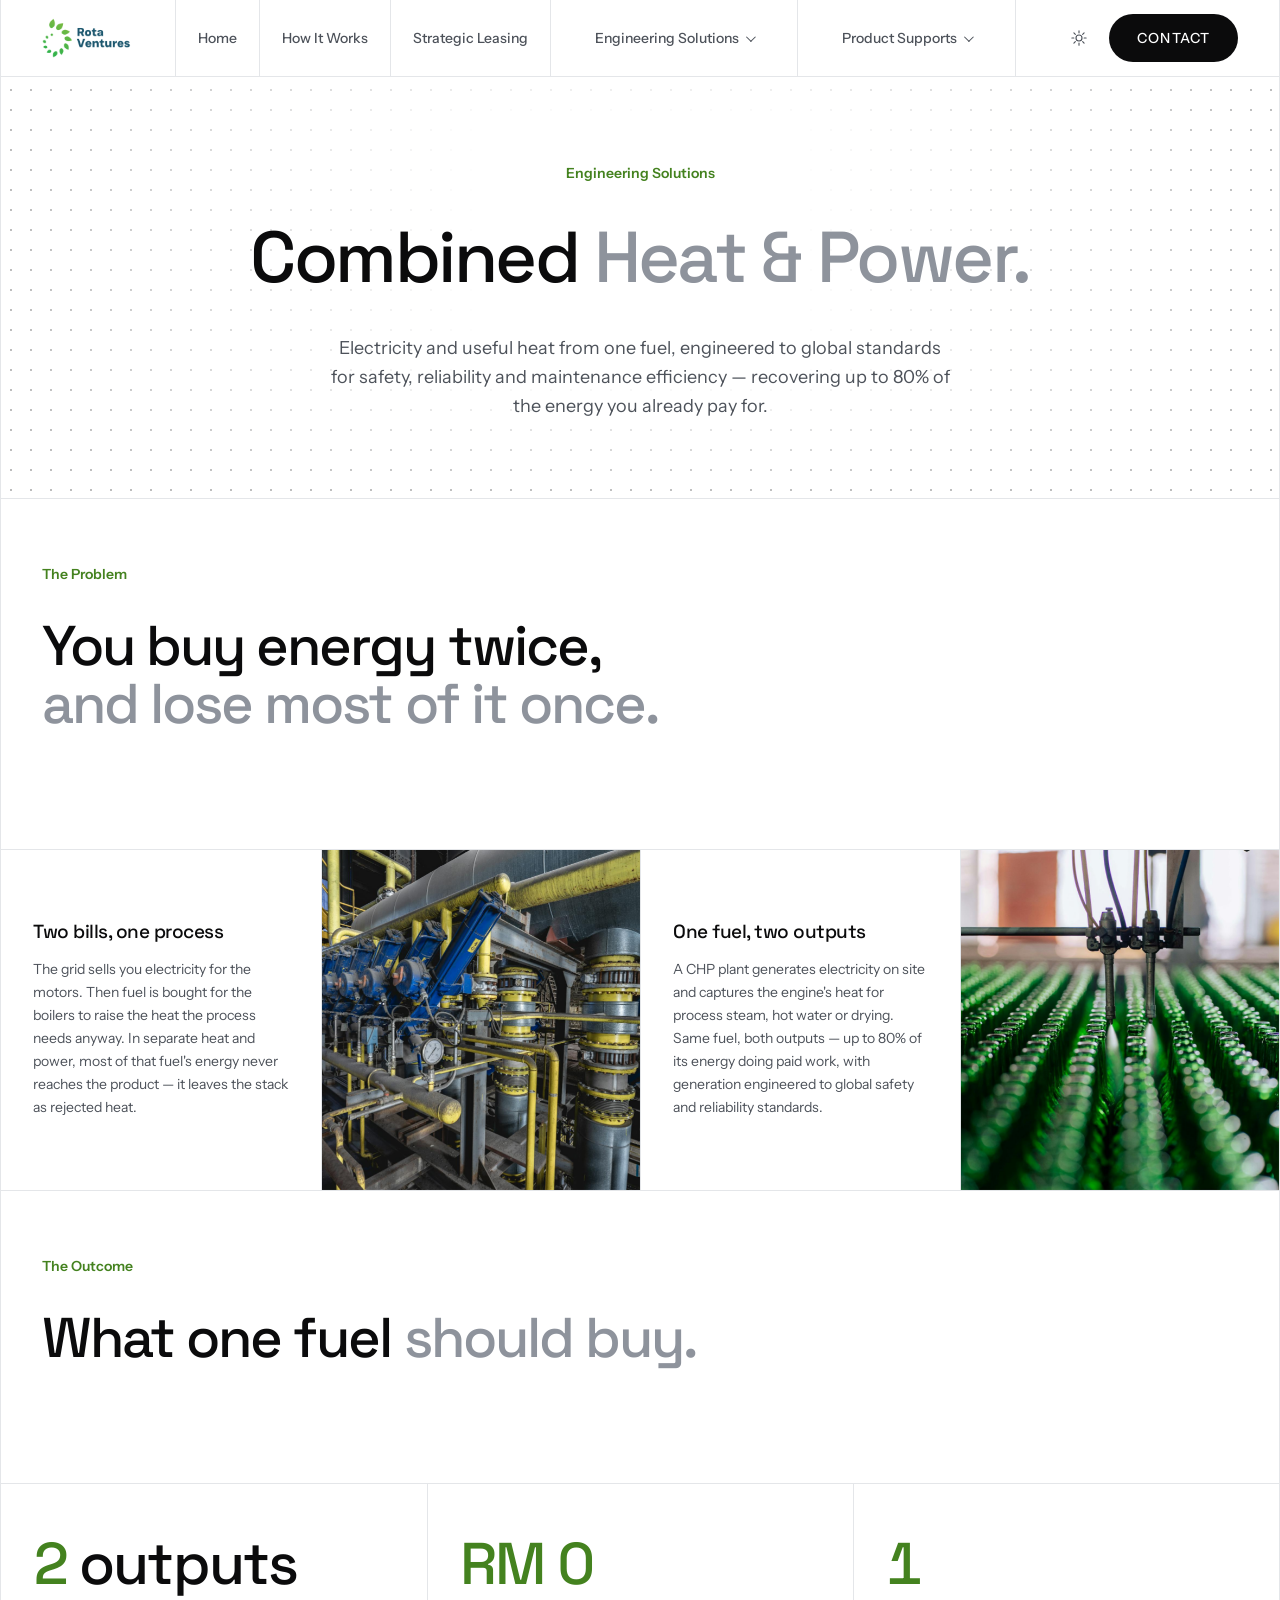
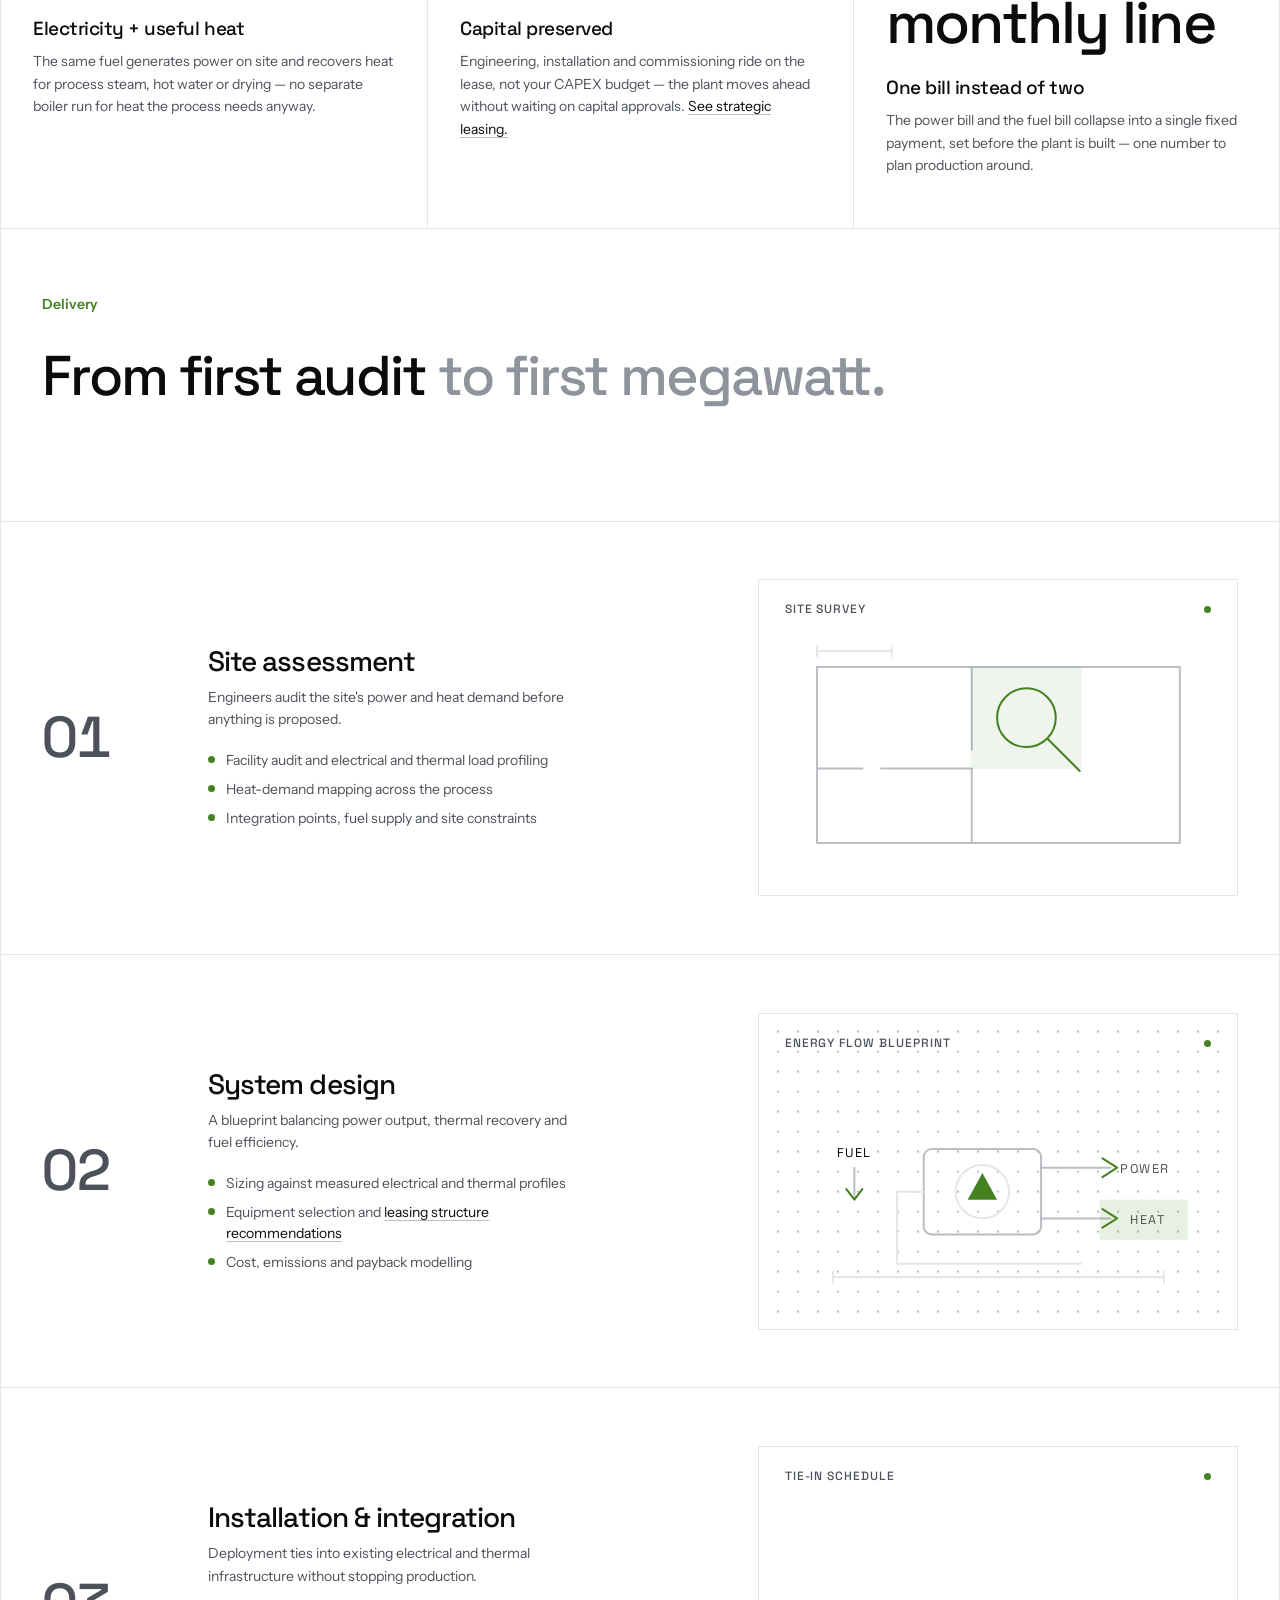
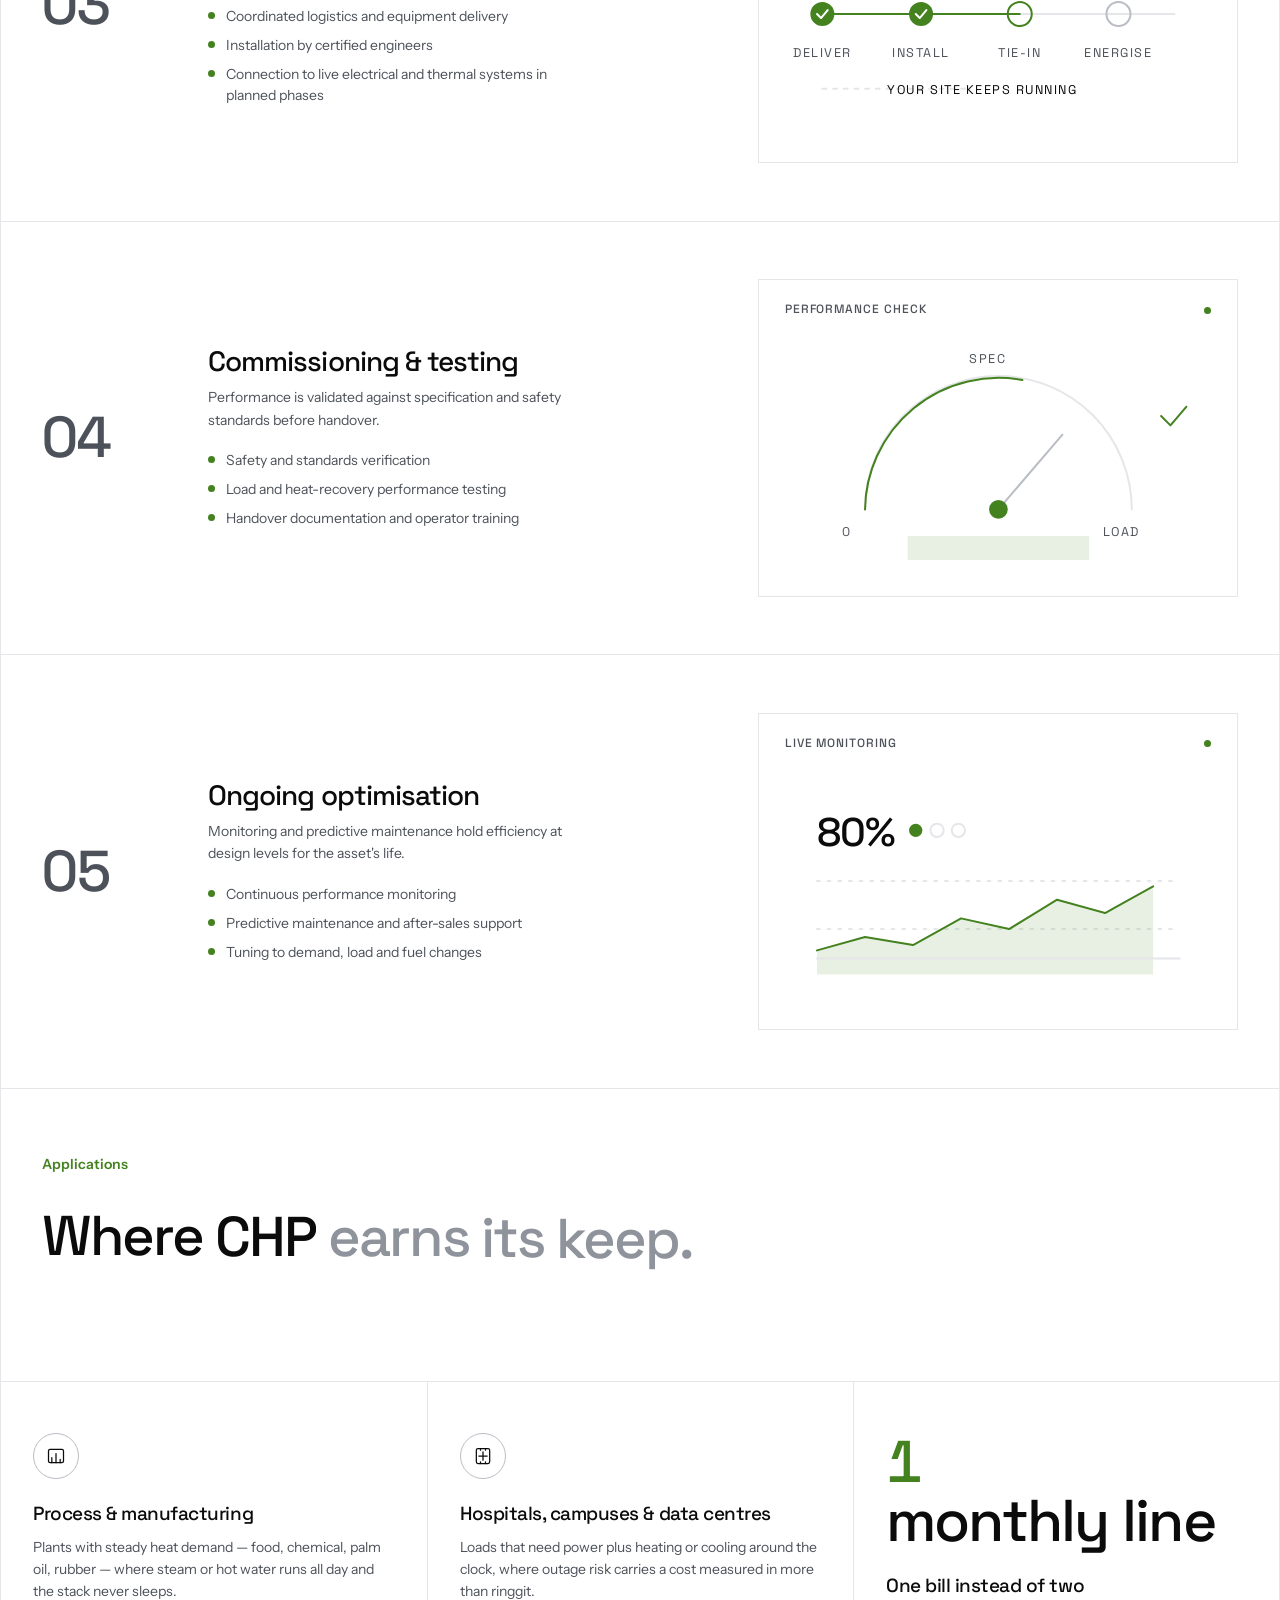
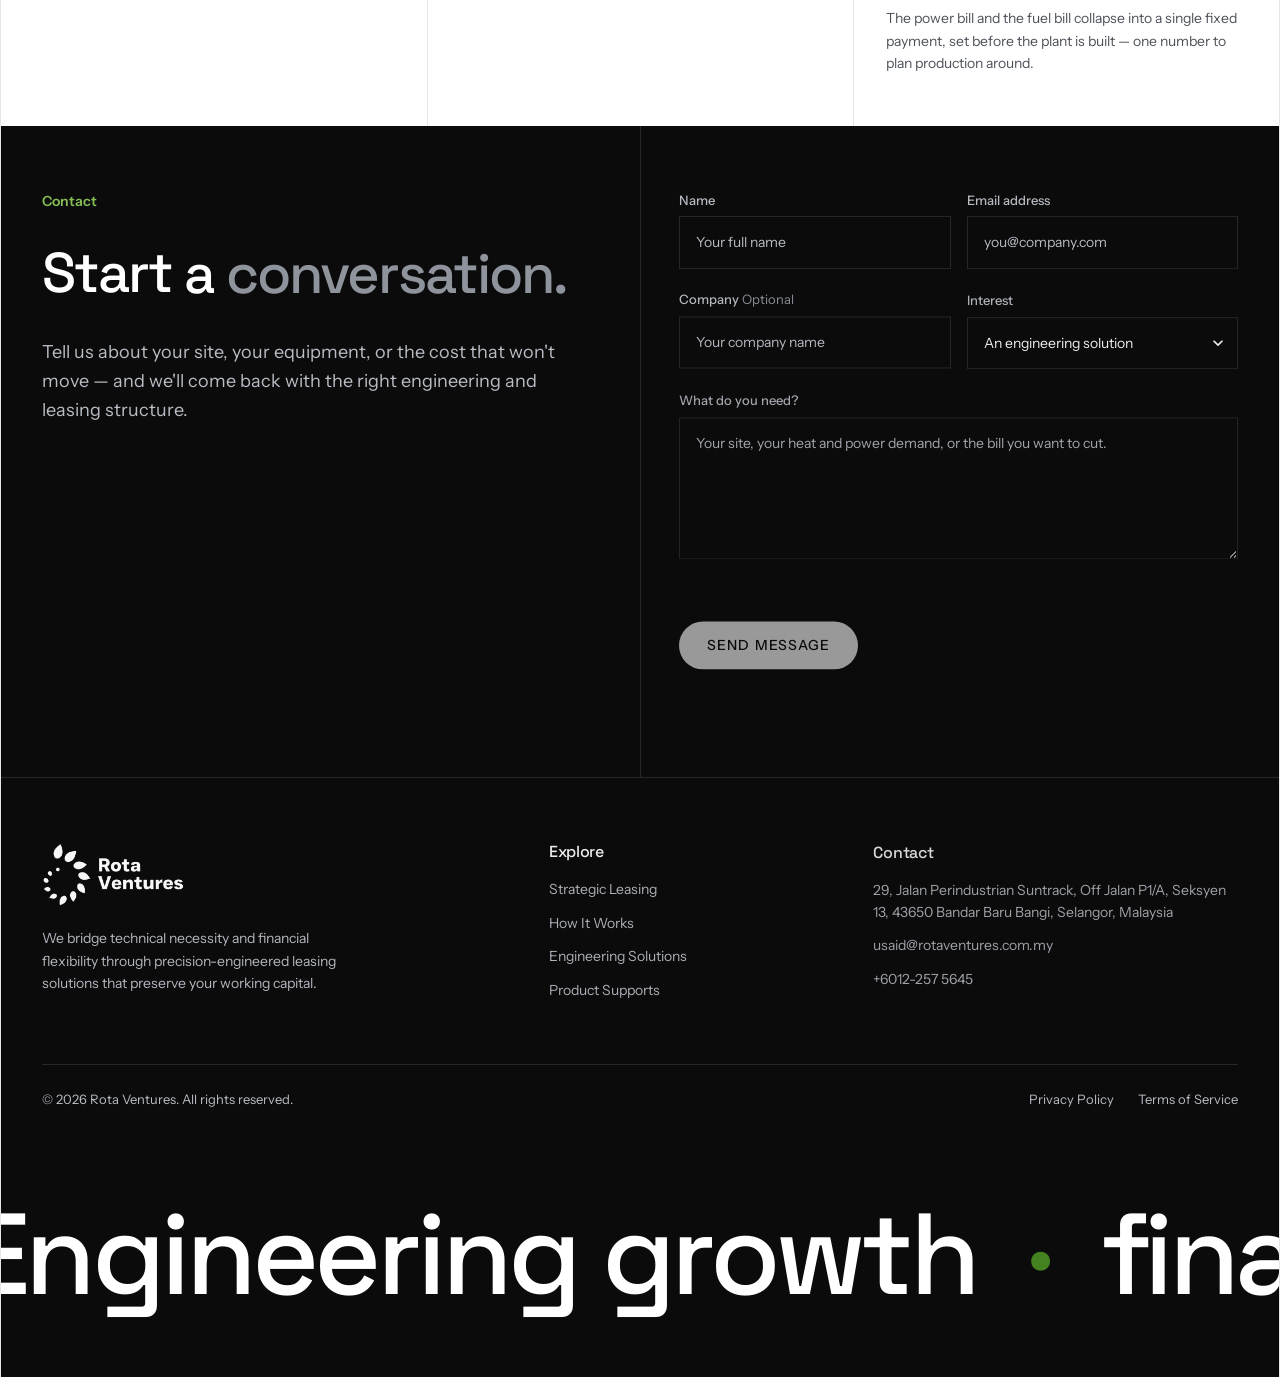
<file: combined-head-power.html>
<!DOCTYPE html>
<html lang="en" data-theme="light">
<head>
  <meta charset="UTF-8">
  <meta name="viewport" content="width=device-width, initial-scale=1.0">
  <title>Combined Heat &amp; Power (CHP) — Rota Ventures</title>
  <meta name="description" content="CHP engineering delivering up to 80% total efficiency and up to 55% lower emissions — assessed, designed, installed and maintained by Rota Ventures, with zero-upfront leasing.">
  <meta name="color-scheme" content="light dark">
  <link rel="icon" type="image/png" href="assets/img/logo.png">
  <script>
    (function () {
      var d = document.documentElement;
      d.classList.add("js");
      try {
        var t = localStorage.getItem("rv-theme");
        if (!t) t = "light";
        d.setAttribute("data-theme", t);
      } catch (e) {}
    })();
  </script>
  <link rel="preconnect" href="https://fonts.googleapis.com">
  <link rel="preconnect" href="https://fonts.gstatic.com" crossorigin>
  <link href="https://fonts.googleapis.com/css2?family=Space+Grotesk:wght@500&family=Instrument+Sans:wght@400;500;600&display=swap" rel="stylesheet">
  <link rel="stylesheet" href="css/home.css">
  <link rel="stylesheet" href="css/page.css">
</head>
<body>
  <a class="skip-link" href="#main">Skip to content</a>

  <header class="nav" id="top">
    <div class="nav-glass">
      <nav class="shell nav-inner" aria-label="Primary">
        <button class="burger" type="button" aria-expanded="false" aria-controls="mobile-menu" aria-label="Open menu">
          <span></span><span></span>
        </button>
        <a class="wordmark" href="index.html" aria-label="Rota Ventures home">
          <img src="assets/img/logo.png" alt="Rota Ventures" width="160" height="40">
        </a>
        <div class="nav-menu">
          <a class="chip" href="index.html">Home</a>
          <a class="chip" href="how-it-works.html">How It Works</a>
          <a class="chip" href="strategic-leasing.html">Strategic Leasing</a>
          <div class="chip nav-dd">
            <button class="nav-dd-toggle" type="button" aria-expanded="false" aria-haspopup="true">Engineering Solutions<span class="nav-dd-caret" aria-hidden="true"></span></button>
            <div class="nav-dd-menu">
              <a href="combined-head-power.html" aria-current="page">Combined Heat &amp; Power</a>
              <a href="industrial-remote-operations.html">Industrial Remote Operations</a>
            </div>
          </div>
          <div class="chip nav-dd">
            <button class="nav-dd-toggle" type="button" aria-expanded="false" aria-haspopup="true">Product Supports<span class="nav-dd-caret" aria-hidden="true"></span></button>
            <div class="nav-dd-menu">
              <a href="biomethane-compression.html">Biomethane Green Compression</a>
              <a href="portable-water.html">Portable Water &amp; Wastewater</a>
              <a href="economical-pumping.html">Economical Pumping &amp; Compression</a>
              <a href="specialized-pumping.html">Specialized Pumping</a>
              <a href="water-matters.html">Water Matters</a>
              <a href="specialized-cables.html">Specialized Cables</a>
            </div>
          </div>
        </div>
        <div class="nav-actions">
          <button class="theme-toggle" type="button" aria-label="Switch colour theme">
            <svg class="icon-sun" viewBox="0 0 24 24" fill="none" stroke="currentColor" stroke-width="1.5" stroke-linecap="round" aria-hidden="true"><circle cx="12" cy="12" r="4"/><path d="M12 2.5v2.6M12 18.9v2.6M2.5 12h2.6M18.9 12h2.6M5.2 5.2l1.9 1.9M16.9 16.9l1.9 1.9M18.8 5.2l-1.9 1.9M7.1 16.9l-1.9 1.9"/></svg>
            <svg class="icon-moon" viewBox="0 0 24 24" fill="none" stroke="currentColor" stroke-width="1.5" stroke-linecap="round" stroke-linejoin="round" aria-hidden="true"><path d="M20 13.5A8 8 0 0 1 10.5 4 8 8 0 1 0 20 13.5Z"/></svg>
          </button>
          <a class="pair" href="#contact"><span class="pair-pill"><span class="pill-bloom" aria-hidden="true"><i></i><i></i><i></i></span><span class="pair-label">Contact</span><span class="pair-label" aria-hidden="true">Contact</span></span></a>
        </div>
      </nav>
    </div>
  </header>

  <div class="mobile-menu" id="mobile-menu" hidden>
    <nav class="mobile-menu-inner shell" aria-label="All pages">
      <a href="index.html">Home</a>
      <a href="how-it-works.html">How It Works</a>
      <a href="strategic-leasing.html">Strategic Leasing</a>
      <a href="combined-head-power.html" aria-current="page">Combined Heat &amp; Power</a>
      <a href="industrial-remote-operations.html">Industrial Remote Operations</a>
      <a href="biomethane-compression.html">Biomethane Green Compression</a>
      <a href="portable-water.html">Portable Water &amp; Wastewater</a>
      <a href="economical-pumping.html">Economical Pumping &amp; Compression</a>
      <a href="specialized-pumping.html">Specialized Pumping</a>
      <a href="water-matters.html">Water Matters</a>
      <a href="specialized-cables.html">Specialized Cables</a>
      <a href="#contact">Contact</a>
    </nav>
  </div>

  <div class="frame">
  <main id="main">

    <section class="page-hero">
      <div class="shell">
        <p class="eyebrow">Engineering Solutions</p>
        <h1 class="display-sm">Combined <em class="tone">Heat &amp; Power.</em></h1>
        <p class="page-hero-lead">Electricity and useful heat from one fuel, engineered to global standards for safety, reliability and maintenance efficiency — recovering up to 80% of the energy you already pay for.</p>
      </div>
    </section>

    <section class="band" aria-labelledby="problem-title">
      <div class="band-inner">
        <div class="band-head">
          <p class="eyebrow">The Problem</p>
          <h2 class="display-sm" id="problem-title">You buy energy twice, <em class="tone">and lose most of it once.</em></h2>
        </div>
      </div>
    </section>

    <section class="insight-grid" aria-label="The CHP insight in detail">
      <div class="insight-cell insight-cell--copy">
        <h3>Two bills, one process</h3>
        <p>The grid sells you electricity for the motors. Then fuel is bought for the boilers to raise the heat the process needs anyway. In separate heat and power, most of that fuel's energy never reaches the product — it leaves the stack as rejected heat.</p>
      </div>
      <div class="insight-cell insight-cell--media">
        <figure class="wipe insight-wipe">
          <img class="wipe-img" src="assets/img/vision-2.png" alt="Process piping and valving on a thermal line" loading="lazy" width="1880" height="1253">
        </figure>
      </div>
      <div class="insight-cell insight-cell--copy">
        <h3>One fuel, two outputs</h3>
        <p>A CHP plant generates electricity on site and captures the engine's heat for process steam, hot water or drying. Same fuel, both outputs — up to 80% of its energy doing paid work, with generation engineered to global safety and reliability standards.</p>
      </div>
      <div class="insight-cell insight-cell--media">
        <figure class="wipe insight-wipe">
          <img class="wipe-img" src="assets/img/leasing-3.png" alt="Process line running in a food and beverage plant" loading="lazy" width="1880" height="1253">
        </figure>
      </div>
    </section>

    <section class="band" aria-labelledby="outcome-title">
      <div class="band-inner">
        <div class="band-head">
          <p class="eyebrow">The Outcome</p>
          <h2 class="display-sm" id="outcome-title">What one fuel <em class="tone">should buy.</em></h2>
        </div>
      </div>
    </section>

    <section class="values" aria-label="CHP outcomes">
      <article class="value-cell">
        <p class="stat-figure"><span class="stat-num">2</span><span class="stat-unit">outputs</span></p>
        <h3>Electricity + useful heat</h3>
        <p>The same fuel generates power on site and recovers heat for process steam, hot water or drying — no separate boiler run for heat the process needs anyway.</p>
      </article>
      <article class="value-cell">
        <p class="stat-figure"><span class="stat-num">RM&nbsp;0</span></p>
        <h3>Capital preserved</h3>
        <p>Engineering, installation and commissioning ride on the lease, not your CAPEX budget — the plant moves ahead without waiting on capital approvals. <a class="text-link" href="strategic-leasing.html">See strategic leasing.</a></p>
      </article>
      <article class="value-cell">
        <p class="stat-figure"><span class="stat-num">1</span><span class="stat-unit">monthly line</span></p>
        <h3>One bill instead of two</h3>
        <p>The power bill and the fuel bill collapse into a single fixed payment, set before the plant is built — one number to plan production around.</p>
      </article>
    </section>

    <section class="band" aria-labelledby="delivery-title">
      <div class="band-inner">
        <div class="band-head">
          <p class="eyebrow">Delivery</p>
          <h2 class="display-sm" id="delivery-title">From first audit <em class="tone">to first megawatt.</em></h2>
        </div>
      </div>
    </section>

    <section class="steps" aria-label="The five-step CHP engagement">
      <article class="step">
        <span class="step-num" aria-hidden="true">01</span>
        <div class="step-head">
          <h3>Site assessment</h3>
          <p class="step-lead">Engineers audit the site's power and heat demand before anything is proposed.</p>
          <ul class="step-points">
            <li>Facility audit and electrical and thermal load profiling</li>
            <li>Heat-demand mapping across the process</li>
            <li>Integration points, fuel supply and site constraints</li>
          </ul>
        </div>
        <div class="step-art" aria-hidden="true">
          <figure class="art-panel">
            <figcaption class="art-head">Site survey <span class="art-dot"></span></figcaption>
            <svg class="art-svg" viewBox="0 0 320 180" role="presentation" focusable="false">
              <rect x="24" y="24" width="272" height="132" class="ln"/>
              <path class="ln" d="M140 24v62M140 100v56M24 100h34M72 100h68"/>
              <rect x="140" y="24" width="82" height="76" class="room-ac"/>
              <circle cx="181" cy="62" r="22" class="ac"/>
              <path class="ac" d="M197 78l24 24"/>
              <path class="ln-soft" d="M24 12h56M24 8v8M80 8v8"/>
            </svg>
          </figure>
        </div>
      </article>
      <article class="step">
        <span class="step-num" aria-hidden="true">02</span>
        <div class="step-head">
          <h3>System design</h3>
          <p class="step-lead">A blueprint balancing power output, thermal recovery and fuel efficiency.</p>
          <ul class="step-points">
            <li>Sizing against measured electrical and thermal profiles</li>
            <li>Equipment selection and <a class="text-link" href="strategic-leasing.html">leasing structure recommendations</a></li>
            <li>Cost, emissions and payback modelling</li>
          </ul>
        </div>
        <div class="step-art" aria-hidden="true">
          <figure class="art-panel art-panel--grid">
            <figcaption class="art-head">Energy flow blueprint <span class="art-dot"></span></figcaption>
            <svg class="art-svg" viewBox="0 0 320 180" role="presentation" focusable="false">
              <text x="52" y="66" class="art-lbl art-lbl--ink">FUEL</text>
              <path class="ln" d="M52 74v22"/>
              <path class="ac" d="M46 90l6 8 6-8"/>
              <rect x="104" y="60" width="88" height="64" rx="6" class="ln"/>
              <circle cx="148" cy="92" r="20" class="ln-soft"/>
              <path class="fl-ac" d="M148 78l11 20h-22z"/>
              <path class="ln" d="M192 74h52"/>
              <path class="ac" d="M238 67l11 7-11 7"/>
              <text x="270" y="78" class="art-lbl">POWER</text>
              <path class="ln" d="M192 112h52"/>
              <path class="ac" d="M238 105l11 7-11 7"/>
              <text x="272" y="116" class="art-lbl">HEAT</text>
              <rect x="236" y="98" width="66" height="30" class="fl-soft"/>
              <path class="ln-soft" d="M104 92H84M84 92v54h138"/>
              <path class="ln-soft" d="M36 156h248M36 152v8M284 152v8"/>
            </svg>
          </figure>
        </div>
      </article>
      <article class="step">
        <span class="step-num" aria-hidden="true">03</span>
        <div class="step-head">
          <h3>Installation &amp; integration</h3>
          <p class="step-lead">Deployment ties into existing electrical and thermal infrastructure without stopping production.</p>
          <ul class="step-points">
            <li>Coordinated logistics and equipment delivery</li>
            <li>Installation by certified engineers</li>
            <li>Connection to live electrical and thermal systems in planned phases</li>
          </ul>
        </div>
        <div class="step-art" aria-hidden="true">
          <figure class="art-panel">
            <figcaption class="art-head">Tie-in schedule <span class="art-dot"></span></figcaption>
            <svg class="art-svg" viewBox="0 0 320 180" role="presentation" focusable="false">
              <path class="ln-soft" d="M28 84h264"/>
              <path class="ac" d="M28 84h148" stroke-width="2.5"/>
              <circle cx="28" cy="84" r="9" class="fl-ac"/>
              <path class="chk" d="M24 84l3 3 5-6"/>
              <circle cx="102" cy="84" r="9" class="fl-ac"/>
              <path class="chk" d="M98 84l3 3 5-6"/>
              <circle cx="176" cy="84" r="9" class="ring-ac is-live"/>
              <circle cx="250" cy="84" r="9" class="ln"/>
              <text x="28" y="116" class="art-lbl">DELIVER</text>
              <text x="102" y="116" class="art-lbl">INSTALL</text>
              <text x="176" y="116" class="art-lbl">TIE-IN</text>
              <text x="250" y="116" class="art-lbl">ENERGISE</text>
              <path class="ln-soft" d="M28 140h112" stroke-dasharray="3 5"/>
              <text x="148" y="144" class="art-lbl art-lbl--ink">YOUR SITE KEEPS RUNNING</text>
            </svg>
          </figure>
        </div>
      </article>
      <article class="step">
        <span class="step-num" aria-hidden="true">04</span>
        <div class="step-head">
          <h3>Commissioning &amp; testing</h3>
          <p class="step-lead">Performance is validated against specification and safety standards before handover.</p>
          <ul class="step-points">
            <li>Safety and standards verification</li>
            <li>Load and heat-recovery performance testing</li>
            <li>Handover documentation and operator training</li>
          </ul>
        </div>
        <div class="step-art" aria-hidden="true">
          <figure class="art-panel">
            <figcaption class="art-head">Performance check <span class="art-dot"></span></figcaption>
            <svg class="art-svg" viewBox="0 0 320 180" role="presentation" focusable="false">
              <path class="ln-soft" d="M60 130a100 100 0 0 1 200 0"/>
              <path class="ac" d="M60 130a100 100 0 0 1 118-97"/>
              <path class="ln" d="M160 130 208 74"/>
              <circle cx="160" cy="130" r="7" class="fl-ac"/>
              <text x="46" y="150" class="art-lbl">0</text>
              <text x="152" y="20" class="art-lbl">SPEC</text>
              <text x="252" y="150" class="art-lbl">LOAD</text>
              <rect x="92" y="150" width="136" height="18" class="fl-soft"/>
              <path class="ac" d="M282 60l7 7 12-14"/>
            </svg>
          </figure>
        </div>
      </article>
      <article class="step">
        <span class="step-num" aria-hidden="true">05</span>
        <div class="step-head">
          <h3>Ongoing optimisation</h3>
          <p class="step-lead">Monitoring and predictive maintenance hold efficiency at design levels for the asset's life.</p>
          <ul class="step-points">
            <li>Continuous performance monitoring</li>
            <li>Predictive maintenance and after-sales support</li>
            <li>Tuning to demand, load and fuel changes</li>
          </ul>
        </div>
        <div class="step-art" aria-hidden="true">
          <figure class="art-panel">
            <figcaption class="art-head">Live monitoring <span class="art-dot is-live"></span></figcaption>
            <svg class="art-svg" viewBox="0 0 320 180" role="presentation" focusable="false">
              <text x="24" y="58" class="art-num">80%</text>
              <circle cx="98" cy="46" r="5" class="fl-ac is-live"/>
              <circle cx="114" cy="46" r="5" class="ln-soft"/>
              <circle cx="130" cy="46" r="5" class="ln-soft"/>
              <path class="ln-soft" d="M24 84h272M24 120h272" stroke-dasharray="2 6"/>
              <path class="fl-soft" d="M24 136l36-10 36 6 36-20 36 8 36-22 36 10 36-20v66H24z"/>
              <path class="ac" d="M24 136l36-10 36 6 36-20 36 8 36-22 36 10 36-20" fill="none" stroke-width="2"/>
              <path class="ln-soft" d="M24 142h272"/>
            </svg>
          </figure>
        </div>
      </article>
    </section>

    <section class="band" aria-labelledby="fit-title">
      <div class="band-inner">
        <div class="band-head">
          <p class="eyebrow">Applications</p>
          <h2 class="display-sm" id="fit-title">Where CHP <em class="tone">earns its keep.</em></h2>
        </div>
      </div>
    </section>

    <section class="values" aria-label="Where CHP applies">
      <article class="value-cell">
        <span class="icon-badge" aria-hidden="true"><svg viewBox="0 0 24 24" fill="none" stroke="currentColor" stroke-width="1.5" stroke-linecap="round" stroke-linejoin="round"><rect x="3" y="4" width="18" height="16" rx="2"/><path d="M7 20v-6M12 20V9M17 20v-4"/></svg></span>
        <h3>Process &amp; manufacturing</h3>
        <p>Plants with steady heat demand — food, chemical, palm oil, rubber — where steam or hot water runs all day and the stack never sleeps.</p>
      </article>
      <article class="value-cell">
        <span class="icon-badge" aria-hidden="true"><svg viewBox="0 0 24 24" fill="none" stroke="currentColor" stroke-width="1.5" stroke-linecap="round" stroke-linejoin="round"><rect x="4" y="3" width="16" height="18" rx="2"/><path d="M12 7v10M7 12h10"/><path d="M9 3v2M15 3v2M9 19v2M15 19v2"/></svg></span>
        <h3>Hospitals, campuses &amp; data centres</h3>
        <p>Loads that need power plus heating or cooling around the clock, where outage risk carries a cost measured in more than ringgit.</p>
      </article>
      <article class="value-cell">
        <p class="stat-figure"><span class="stat-num">1</span><span class="stat-unit">monthly line</span></p>
        <h3>One bill instead of two</h3>
        <p>The power bill and the fuel bill collapse into a single fixed payment, set before the plant is built — one number to plan production around.</p>
      </article>
    </section>
  </main>

  <div class="field">
    <section class="contact-band" id="contact" aria-labelledby="contact-title">
      <div class="contact-band-inner">
        <div class="contact-band-head">
          <p class="eyebrow">Contact</p>
          <h2 class="display-sm" id="contact-title">Start a <em class="tone">conversation.</em></h2>
          <p class="contact-lede">Tell us about your site, your equipment, or the cost that won't move — and we'll come back with the right engineering and leasing structure.</p>
        </div>
        <form class="contact-form" id="contact-form" novalidate>
          <div class="form-row">
            <label for="ff-name">Name</label>
            <input id="ff-name" type="text" name="name" autocomplete="name" placeholder="Your full name" required>
          </div>
          <div class="form-row">
            <label for="ff-email">Email address</label>
            <input id="ff-email" type="email" name="email" autocomplete="email" placeholder="you@company.com" required>
          </div>
          <div class="form-row">
            <label for="ff-company">Company <span class="form-optional">Optional</span></label>
            <input id="ff-company" type="text" name="company" autocomplete="organization" placeholder="Your company name">
          </div>
          <div class="form-row">
            <label for="ff-interest">Interest</label>
            <select id="ff-interest" name="interest">
              <option value="">Not sure yet</option>
              <option value="Strategic leasing">Strategic leasing</option>
              <option value="An engineering solution" selected>An engineering solution</option>
              <option value="A product support line">A product support line</option>
            </select>
          </div>
          <div class="form-row form-row--full">
            <label for="ff-message">What do you need?</label>
            <textarea id="ff-message" name="message" rows="5" placeholder="Your site, your heat and power demand, or the bill you want to cut." required></textarea>
          </div>
          <p class="form-status" role="status" aria-live="polite"></p>
          <button class="pair pair--submit" type="submit"><span class="pair-pill"><span class="pill-bloom" aria-hidden="true"><i></i><i></i><i></i></span><span class="pair-label">Send message</span><span class="pair-label" aria-hidden="true">Send message</span></span></button>
        </form>
      </div>
    </section>

    <footer class="footer">
      <div class="shell">
        <div class="footer-grid">
          <div class="footer-brand">
            <img class="footer-logo" src="assets/img/logo.png" alt="Rota Ventures" width="143" height="64">
            <p>We bridge technical necessity and financial flexibility through precision-engineered leasing solutions that preserve your working capital.</p>
          </div>
          <nav class="footer-col" aria-label="Quick links">
            <h3>Explore</h3>
            <ul>
              <li><a href="strategic-leasing.html">Strategic Leasing</a></li>
              <li><a href="how-it-works.html">How It Works</a></li>
              <li><a href="combined-head-power.html">Engineering Solutions</a></li>
              <li><a href="biomethane-compression.html">Product Supports</a></li>
            </ul>
          </nav>
          <div class="footer-col">
            <h3>Contact</h3>
            <ul>
              <li><address>29, Jalan Perindustrian Suntrack, Off Jalan P1/A, Seksyen 13, 43650 Bandar Baru Bangi, Selangor, Malaysia</address></li>
              <li><a href="mailto:usaid@rotaventures.com.my">usaid@rotaventures.com.my</a></li>
              <li><a href="tel:+60122575645">+6012-257 5645</a></li>
            </ul>
          </div>
        </div>
        <div class="footer-bottom">
          <p>© 2026 Rota Ventures. All rights reserved.</p>
          <div class="footer-legal">
            <a href="#">Privacy Policy</a>
            <a href="#">Terms of Service</a>
          </div>
        </div>
      </div>
    </footer>

    <div class="marquee" aria-hidden="true">
      <div class="marquee-track">
        <span class="marquee-seq">Engineering growth <em>·</em> financing reality <em>·</em> sustainable infrastructure <em>·</em> </span>
      </div>
    </div>
  </div>
  </div>

  <script src="assets/js/vendor/gsap.min.js"></script>
  <script src="assets/js/vendor/ScrollTrigger.min.js"></script>
  <script src="assets/js/vendor/lenis.min.js"></script>
  <script src="assets/js/vendor/motion.min.js"></script>
  <script src="js/page.js"></script>
</body>
</html>
</file>
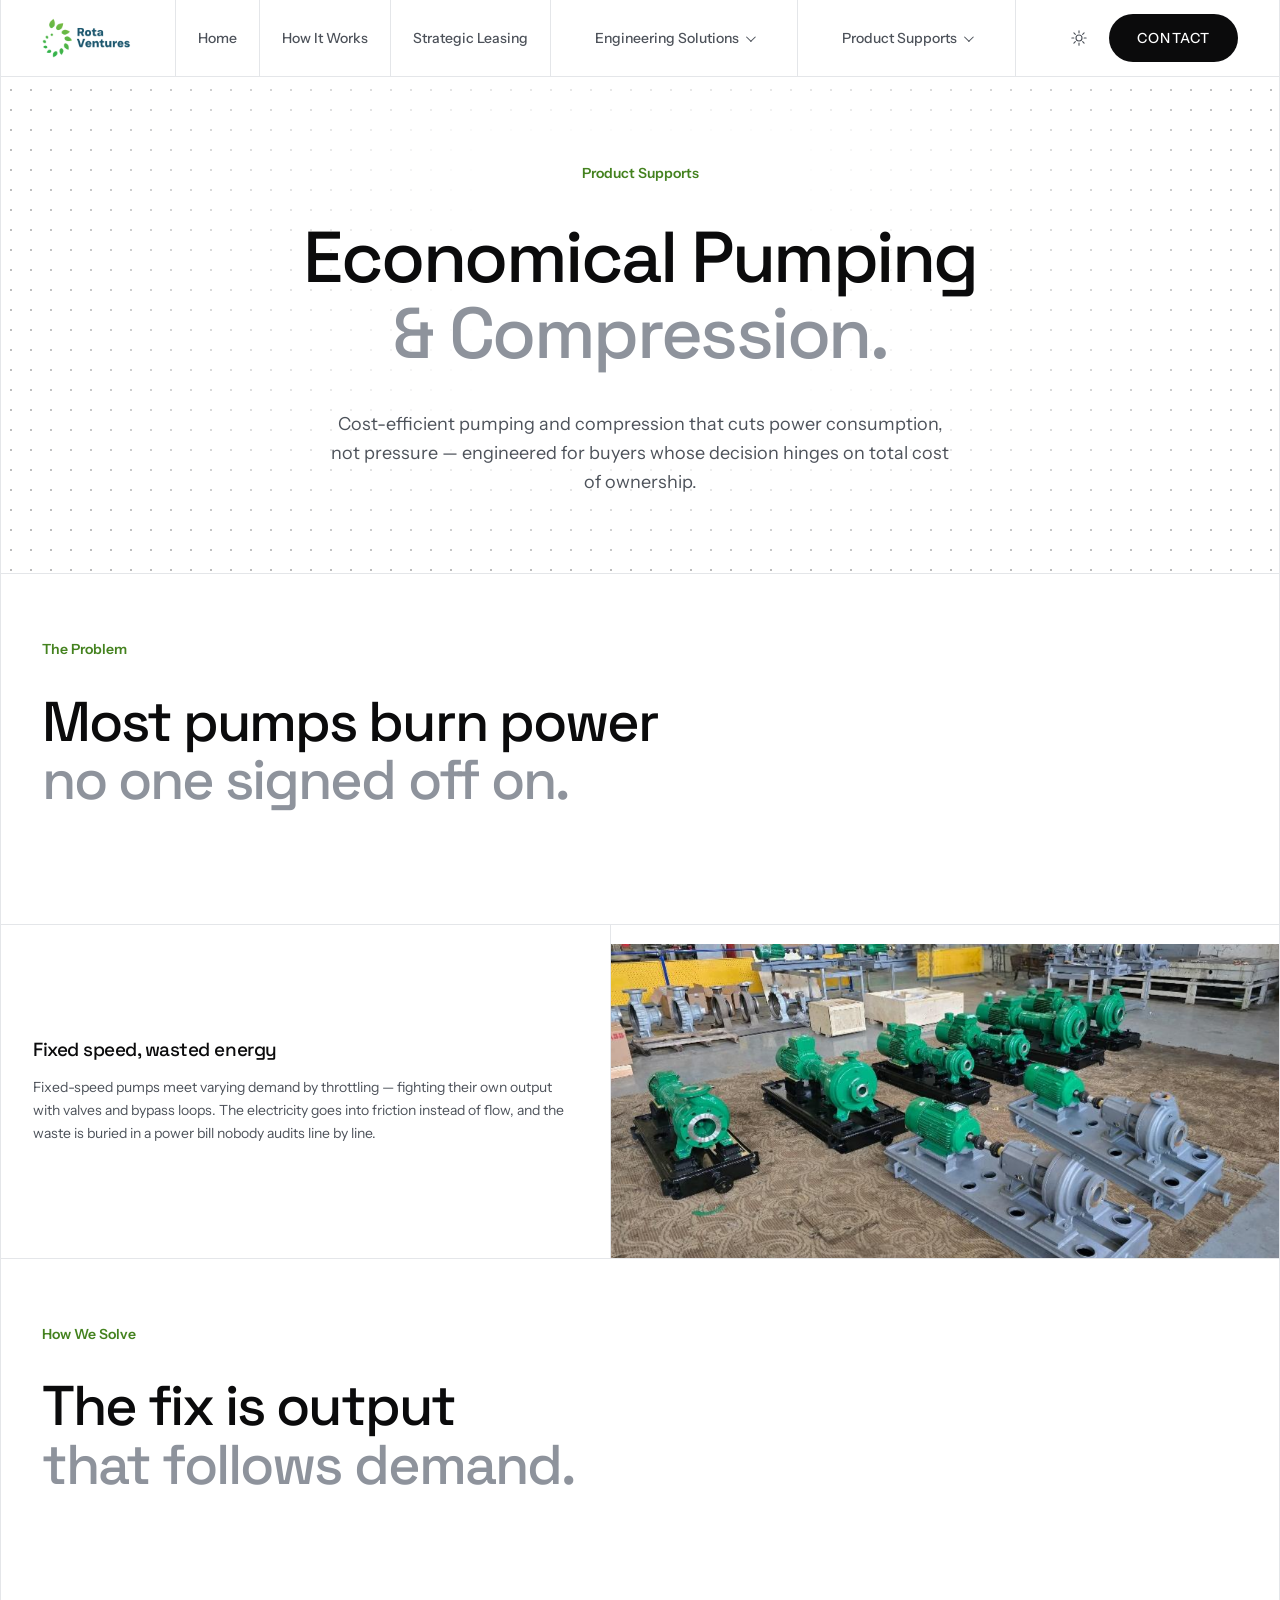
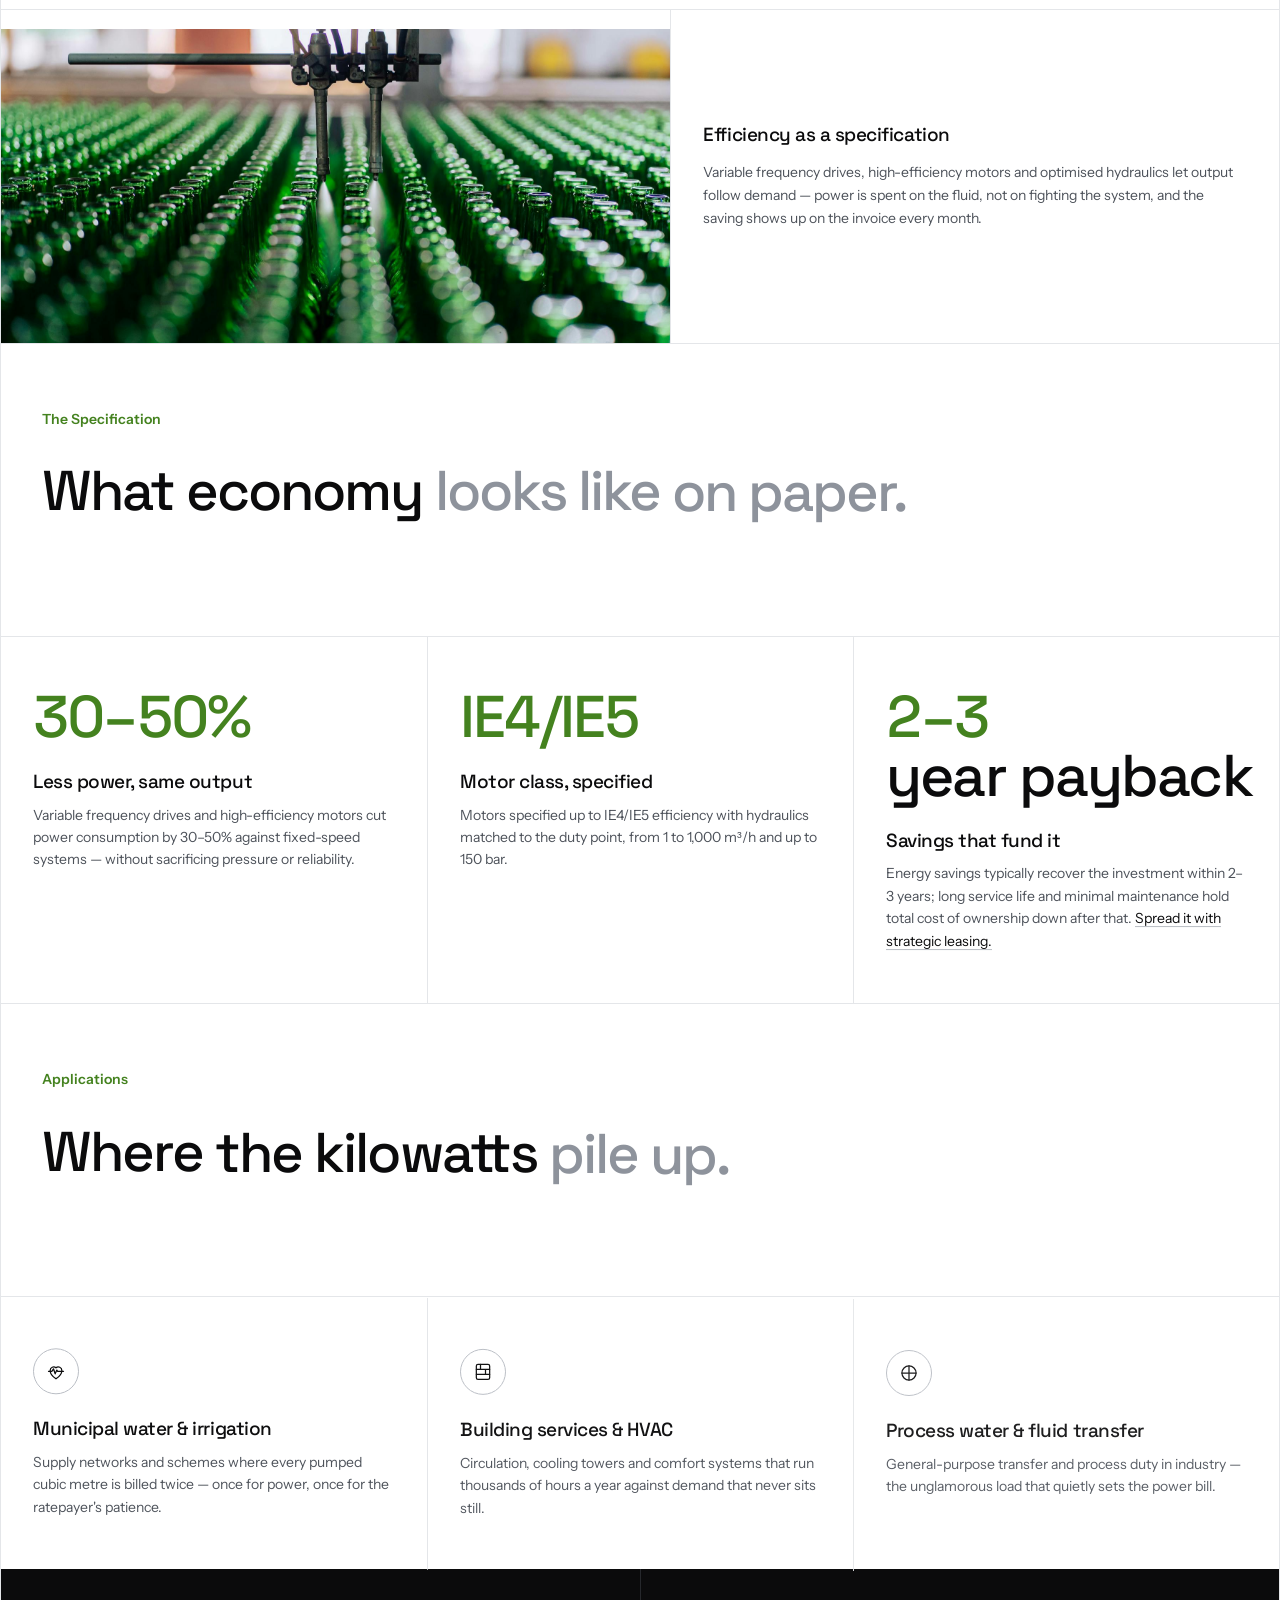
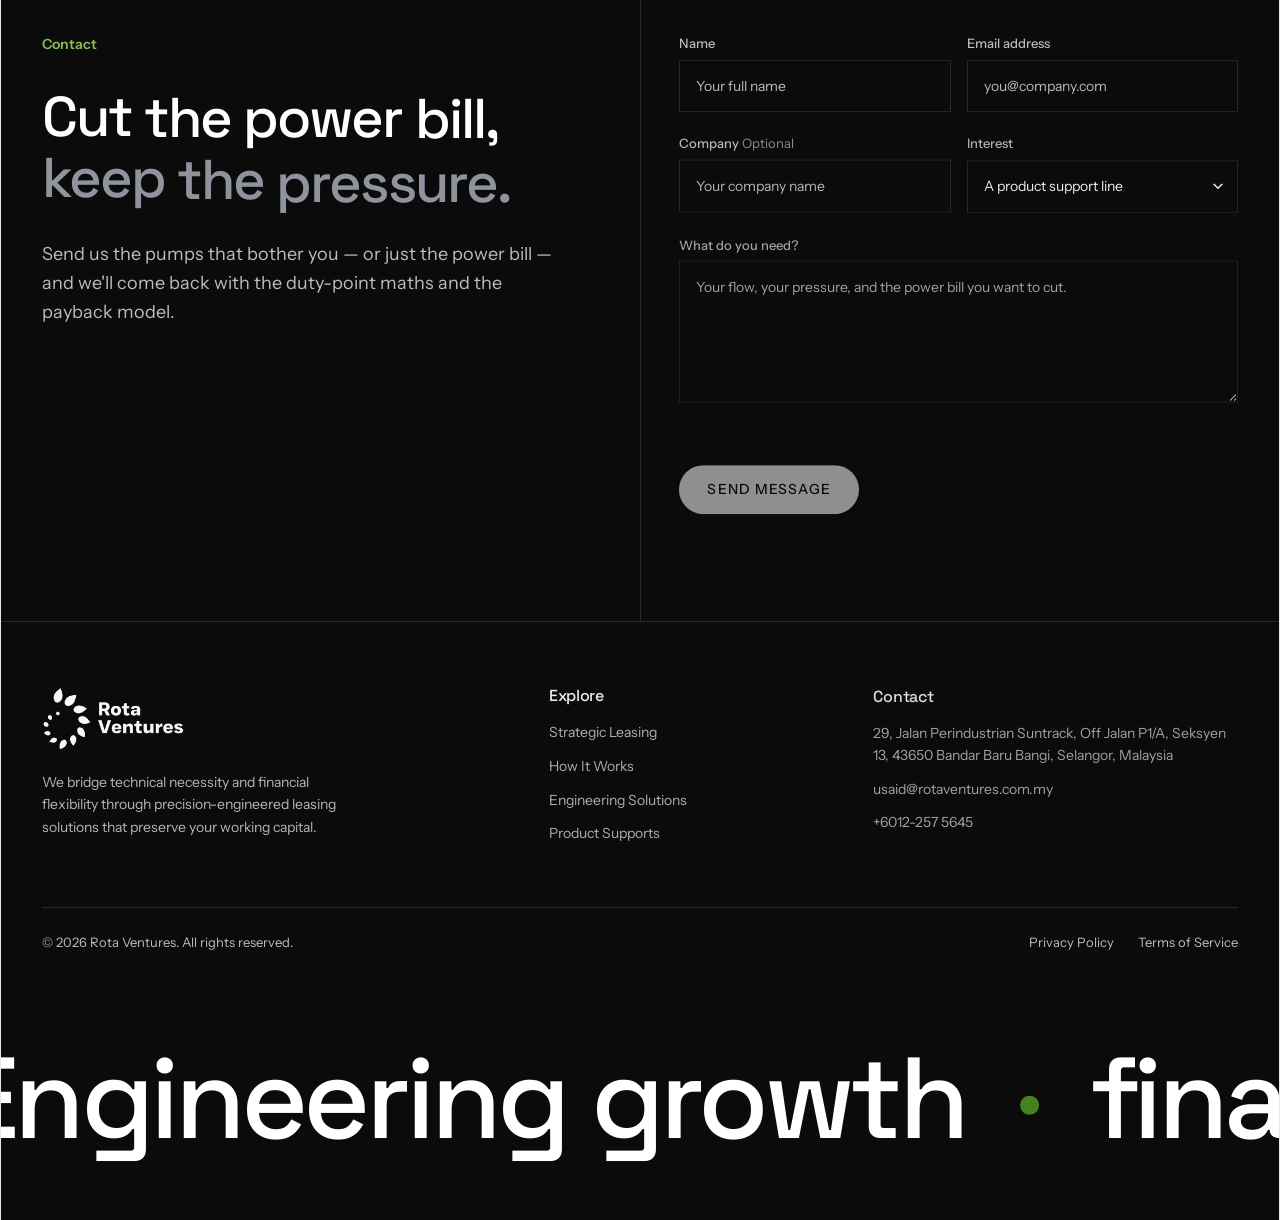
<file: economical-pumping.html>
﻿<!DOCTYPE html>
<html lang="en" data-theme="light">
<head>
  <meta charset="UTF-8">
  <meta name="viewport" content="width=device-width, initial-scale=1.0">
  <title>Economical Pumping &amp; Compression — Rota Ventures</title>
  <meta name="description" content="Maximizing operational efficiency with cost-effective pumping systems that reduce power consumption while maintaining high-pressure output.">
  <meta name="color-scheme" content="light dark">
  <link rel="icon" type="image/png" href="assets/img/logo.png">
  <script>
    (function () {
      var d = document.documentElement;
      d.classList.add("js");
      try {
        var t = localStorage.getItem("rv-theme");
        if (!t) t = "light";
        d.setAttribute("data-theme", t);
      } catch (e) {}
    })();
  </script>
  <link rel="preconnect" href="https://fonts.googleapis.com">
  <link rel="preconnect" href="https://fonts.gstatic.com" crossorigin>
  <link href="https://fonts.googleapis.com/css2?family=Space+Grotesk:wght@500&family=Instrument+Sans:wght@400;500;600&display=swap" rel="stylesheet">
  <link rel="stylesheet" href="css/home.css">
  <link rel="stylesheet" href="css/page.css">
</head>
<body>
  <a class="skip-link" href="#main">Skip to content</a>

  <header class="nav" id="top">
    <div class="nav-glass">
      <nav class="shell nav-inner" aria-label="Primary">
        <button class="burger" type="button" aria-expanded="false" aria-controls="mobile-menu" aria-label="Open menu">
          <span></span><span></span>
        </button>
        <a class="wordmark" href="index.html" aria-label="Rota Ventures home">
          <img src="assets/img/logo.png" alt="Rota Ventures" width="160" height="40">
        </a>
        <div class="nav-menu">
          <a class="chip" href="index.html">Home</a>
          <a class="chip" href="how-it-works.html">How It Works</a>
          <a class="chip" href="strategic-leasing.html">Strategic Leasing</a>
          <div class="chip nav-dd">
            <button class="nav-dd-toggle" type="button" aria-expanded="false" aria-haspopup="true">Engineering Solutions<span class="nav-dd-caret" aria-hidden="true"></span></button>
            <div class="nav-dd-menu">
              <a href="combined-head-power.html">Combined Heat &amp; Power</a>
              <a href="industrial-remote-operations.html">Industrial Remote Operations</a>
            </div>
          </div>
          <div class="chip nav-dd">
            <button class="nav-dd-toggle" type="button" aria-expanded="false" aria-haspopup="true">Product Supports<span class="nav-dd-caret" aria-hidden="true"></span></button>
            <div class="nav-dd-menu">
              <a href="biomethane-compression.html">Biomethane Green Compression</a>
              <a href="portable-water.html">Portable Water &amp; Wastewater</a>
              <a href="economical-pumping.html" aria-current="page">Economical Pumping &amp; Compression</a>
              <a href="specialized-pumping.html">Specialized Pumping</a>
              <a href="water-matters.html">Water Matters</a>
              <a href="specialized-cables.html">Specialized Cables</a>
            </div>
          </div>
        </div>
        <div class="nav-actions">
          <button class="theme-toggle" type="button" aria-label="Switch colour theme">
            <svg class="icon-sun" viewBox="0 0 24 24" fill="none" stroke="currentColor" stroke-width="1.5" stroke-linecap="round" aria-hidden="true"><circle cx="12" cy="12" r="4"/><path d="M12 2.5v2.6M12 18.9v2.6M2.5 12h2.6M18.9 12h2.6M5.2 5.2l1.9 1.9M16.9 16.9l1.9 1.9M18.8 5.2l-1.9 1.9M7.1 16.9l-1.9 1.9"/></svg>
            <svg class="icon-moon" viewBox="0 0 24 24" fill="none" stroke="currentColor" stroke-width="1.5" stroke-linecap="round" stroke-linejoin="round" aria-hidden="true"><path d="M20 13.5A8 8 0 0 1 10.5 4 8 8 0 1 0 20 13.5Z"/></svg>
          </button>
          <a class="pair" href="#contact"><span class="pair-pill"><span class="pill-bloom" aria-hidden="true"><i></i><i></i><i></i></span><span class="pair-label">Contact</span><span class="pair-label" aria-hidden="true">Contact</span></span></a>
        </div>
      </nav>
    </div>
  </header>

  <div class="mobile-menu" id="mobile-menu" hidden>
    <nav class="mobile-menu-inner shell" aria-label="All pages">
      <a href="index.html">Home</a>
      <a href="how-it-works.html">How It Works</a>
      <a href="strategic-leasing.html">Strategic Leasing</a>
      <a href="combined-head-power.html">Combined Heat &amp; Power</a>
      <a href="industrial-remote-operations.html">Industrial Remote Operations</a>
      <a href="biomethane-compression.html">Biomethane Green Compression</a>
      <a href="portable-water.html">Portable Water &amp; Wastewater</a>
      <a href="economical-pumping.html" aria-current="page">Economical Pumping &amp; Compression</a>
      <a href="specialized-pumping.html">Specialized Pumping</a>
      <a href="water-matters.html">Water Matters</a>
      <a href="specialized-cables.html">Specialized Cables</a>
      <a href="#contact">Contact</a>
    </nav>
  </div>

  <div class="frame">
  <main id="main">

    <section class="page-hero">
      <div class="shell">
        <p class="eyebrow">Product Supports</p>
        <h1 class="display-sm">Economical Pumping <em class="tone">&amp; Compression.</em></h1>
        <p class="page-hero-lead">Cost-efficient pumping and compression that cuts power consumption, not pressure — engineered for buyers whose decision hinges on total cost of ownership.</p>
      </div>
    </section>

    <section class="band" aria-labelledby="problem-title">
      <div class="band-inner">
        <div class="band-head">
          <p class="eyebrow">The Problem</p>
          <h2 class="display-sm" id="problem-title">Most pumps burn power <em class="tone">no one signed off on.</em></h2>
        </div>
      </div>
    </section>

    <section class="insight-grid insight-grid--split" aria-label="The economical pumping problem in detail">
      <div class="insight-cell insight-cell--copy">
        <div class="insight-block">
          <h3>Fixed speed, wasted energy</h3>
          <p>Fixed-speed pumps meet varying demand by throttling — fighting their own output with valves and bypass loops. The electricity goes into friction instead of flow, and the waste is buried in a power bill nobody audits line by line.</p>
        </div>
      </div>
      <div class="insight-cell insight-cell--media">
        <figure class="wipe insight-wipe">
          <img class="wipe-img" src="assets/img/engineering-1.png" alt="Pump sets prepared on skids in the Rota Ventures workshop" loading="lazy" width="913" height="581">
        </figure>
      </div>
    </section>

    <section class="band" aria-labelledby="solve-title">
      <div class="band-inner">
        <div class="band-head">
          <p class="eyebrow">How We Solve</p>
          <h2 class="display-sm" id="solve-title">The fix is output <em class="tone">that follows demand.</em></h2>
        </div>
      </div>
    </section>

    <section class="insight-grid insight-grid--split insight-grid--split-flip" aria-label="How economical pumping solves it">
      <div class="insight-cell insight-cell--copy">
        <div class="insight-block">
          <h3>Efficiency as a specification</h3>
          <p>Variable frequency drives, high-efficiency motors and optimised hydraulics let output follow demand — power is spent on the fluid, not on fighting the system, and the saving shows up on the invoice every month.</p>
        </div>
      </div>
      <div class="insight-cell insight-cell--media">
        <figure class="wipe insight-wipe">
          <img class="wipe-img" src="assets/img/leasing-3.png" alt="Process line running in an industrial plant" loading="lazy" width="1880" height="1253">
        </figure>
      </div>
    </section>

    <section class="band" aria-labelledby="outcome-title">
      <div class="band-inner">
        <div class="band-head">
          <p class="eyebrow">The Specification</p>
          <h2 class="display-sm" id="outcome-title">What economy <em class="tone">looks like on paper.</em></h2>
        </div>
      </div>
    </section>

    <section class="values" aria-label="Economical pumping outcomes">
      <article class="value-cell">
        <p class="stat-figure"><span class="stat-num">30–50%</span></p>
        <h3>Less power, same output</h3>
        <p>Variable frequency drives and high-efficiency motors cut power consumption by 30–50% against fixed-speed systems — without sacrificing pressure or reliability.</p>
      </article>
      <article class="value-cell">
        <p class="stat-figure"><span class="stat-num">IE4/IE5</span></p>
        <h3>Motor class, specified</h3>
        <p>Motors specified up to IE4/IE5 efficiency with hydraulics matched to the duty point, from 1 to 1,000 m³/h and up to 150 bar.</p>
      </article>
      <article class="value-cell">
        <p class="stat-figure"><span class="stat-num">2–3</span><span class="stat-unit">year payback</span></p>
        <h3>Savings that fund it</h3>
        <p>Energy savings typically recover the investment within 2–3 years; long service life and minimal maintenance hold total cost of ownership down after that. <a class="text-link" href="strategic-leasing.html">Spread it with strategic leasing.</a></p>
      </article>
    </section>

    <section class="band" aria-labelledby="fit-title">
      <div class="band-inner">
        <div class="band-head">
          <p class="eyebrow">Applications</p>
          <h2 class="display-sm" id="fit-title">Where the kilowatts <em class="tone">pile up.</em></h2>
        </div>
      </div>
    </section>

    <section class="values" aria-label="Where economical pumping applies">
      <article class="value-cell">
        <span class="icon-badge" aria-hidden="true"><svg viewBox="0 0 24 24" fill="none" stroke="currentColor" stroke-width="1.5" stroke-linecap="round" stroke-linejoin="round"><path d="M12 21s-7-4.6-7-10a4.2 4.2 0 0 1 7-3.2A4.2 4.2 0 0 1 19 11c0 5.4-7 10-7 10z"/><path d="M3 12h4l2-3 2 6 2-4.5L14 12h7"/></svg></span>
        <h3>Municipal water &amp; irrigation</h3>
        <p>Supply networks and schemes where every pumped cubic metre is billed twice — once for power, once for the ratepayer's patience.</p>
      </article>
      <article class="value-cell">
        <span class="icon-badge" aria-hidden="true"><svg viewBox="0 0 24 24" fill="none" stroke="currentColor" stroke-width="1.5" stroke-linecap="round" stroke-linejoin="round"><rect x="4" y="3" width="16" height="18" rx="2"/><path d="M4 9h16M4 15h16M9 3v6M15 9v6"/></svg></span>
        <h3>Building services &amp; HVAC</h3>
        <p>Circulation, cooling towers and comfort systems that run thousands of hours a year against demand that never sits still.</p>
      </article>
      <article class="value-cell">
        <span class="icon-badge" aria-hidden="true"><svg viewBox="0 0 24 24" fill="none" stroke="currentColor" stroke-width="1.5" stroke-linecap="round" stroke-linejoin="round"><circle cx="12" cy="12" r="8.5"/><path d="M12 3.5v17M3.5 12h17"/></svg></span>
        <h3>Process water &amp; fluid transfer</h3>
        <p>General-purpose transfer and process duty in industry — the unglamorous load that quietly sets the power bill.</p>
      </article>
    </section>
  </main>

  <div class="field">
    <section class="contact-band" id="contact" aria-labelledby="contact-title">
      <div class="contact-band-inner">
        <div class="contact-band-head">
          <p class="eyebrow">Contact</p>
          <h2 class="display-sm" id="contact-title">Cut the power bill, <em class="tone">keep the pressure.</em></h2>
          <p class="contact-lede">Send us the pumps that bother you — or just the power bill — and we'll come back with the duty-point maths and the payback model.</p>
        </div>
        <form class="contact-form" id="contact-form" novalidate>
          <div class="form-row">
            <label for="ff-name">Name</label>
            <input id="ff-name" type="text" name="name" autocomplete="name" placeholder="Your full name" required>
          </div>
          <div class="form-row">
            <label for="ff-email">Email address</label>
            <input id="ff-email" type="email" name="email" autocomplete="email" placeholder="you@company.com" required>
          </div>
          <div class="form-row">
            <label for="ff-company">Company <span class="form-optional">Optional</span></label>
            <input id="ff-company" type="text" name="company" autocomplete="organization" placeholder="Your company name">
          </div>
          <div class="form-row">
            <label for="ff-interest">Interest</label>
            <select id="ff-interest" name="interest">
              <option value="">Not sure yet</option>
              <option value="Strategic leasing">Strategic leasing</option>
              <option value="An engineering solution">An engineering solution</option>
              <option value="A product support line" selected>A product support line</option>
            </select>
          </div>
          <div class="form-row form-row--full">
            <label for="ff-message">What do you need?</label>
            <textarea id="ff-message" name="message" rows="5" placeholder="Your flow, your pressure, and the power bill you want to cut." required></textarea>
          </div>
          <p class="form-status" role="status" aria-live="polite"></p>
          <button class="pair pair--submit" type="submit"><span class="pair-pill"><span class="pill-bloom" aria-hidden="true"><i></i><i></i><i></i></span><span class="pair-label">Send message</span><span class="pair-label" aria-hidden="true">Send message</span></span></button>
        </form>
      </div>
    </section>

    <footer class="footer">
      <div class="shell">
        <div class="footer-grid">
          <div class="footer-brand">
            <img class="footer-logo" src="assets/img/logo.png" alt="Rota Ventures" width="143" height="64">
            <p>We bridge technical necessity and financial flexibility through precision-engineered leasing solutions that preserve your working capital.</p>
          </div>
          <nav class="footer-col" aria-label="Quick links">
            <h3>Explore</h3>
            <ul>
              <li><a href="strategic-leasing.html">Strategic Leasing</a></li>
              <li><a href="how-it-works.html">How It Works</a></li>
              <li><a href="combined-head-power.html">Engineering Solutions</a></li>
              <li><a href="biomethane-compression.html">Product Supports</a></li>
            </ul>
          </nav>
          <div class="footer-col">
            <h3>Contact</h3>
            <ul>
              <li><address>29, Jalan Perindustrian Suntrack, Off Jalan P1/A, Seksyen 13, 43650 Bandar Baru Bangi, Selangor, Malaysia</address></li>
              <li><a href="mailto:usaid@rotaventures.com.my">usaid@rotaventures.com.my</a></li>
              <li><a href="tel:+60122575645">+6012-257 5645</a></li>
            </ul>
          </div>
        </div>
        <div class="footer-bottom">
          <p>© 2026 Rota Ventures. All rights reserved.</p>
          <div class="footer-legal">
            <a href="#">Privacy Policy</a>
            <a href="#">Terms of Service</a>
          </div>
        </div>
      </div>
    </footer>

    <div class="marquee" aria-hidden="true">
      <div class="marquee-track">
        <span class="marquee-seq">Engineering growth <em>·</em> financing reality <em>·</em> sustainable infrastructure <em>·</em> </span>
      </div>
    </div>
  </div>
  </div>

  <script src="assets/js/vendor/gsap.min.js"></script>
  <script src="assets/js/vendor/ScrollTrigger.min.js"></script>
  <script src="assets/js/vendor/lenis.min.js"></script>
  <script src="assets/js/vendor/motion.min.js"></script>
  <script src="js/page.js"></script>
</body>
</html>
</file>
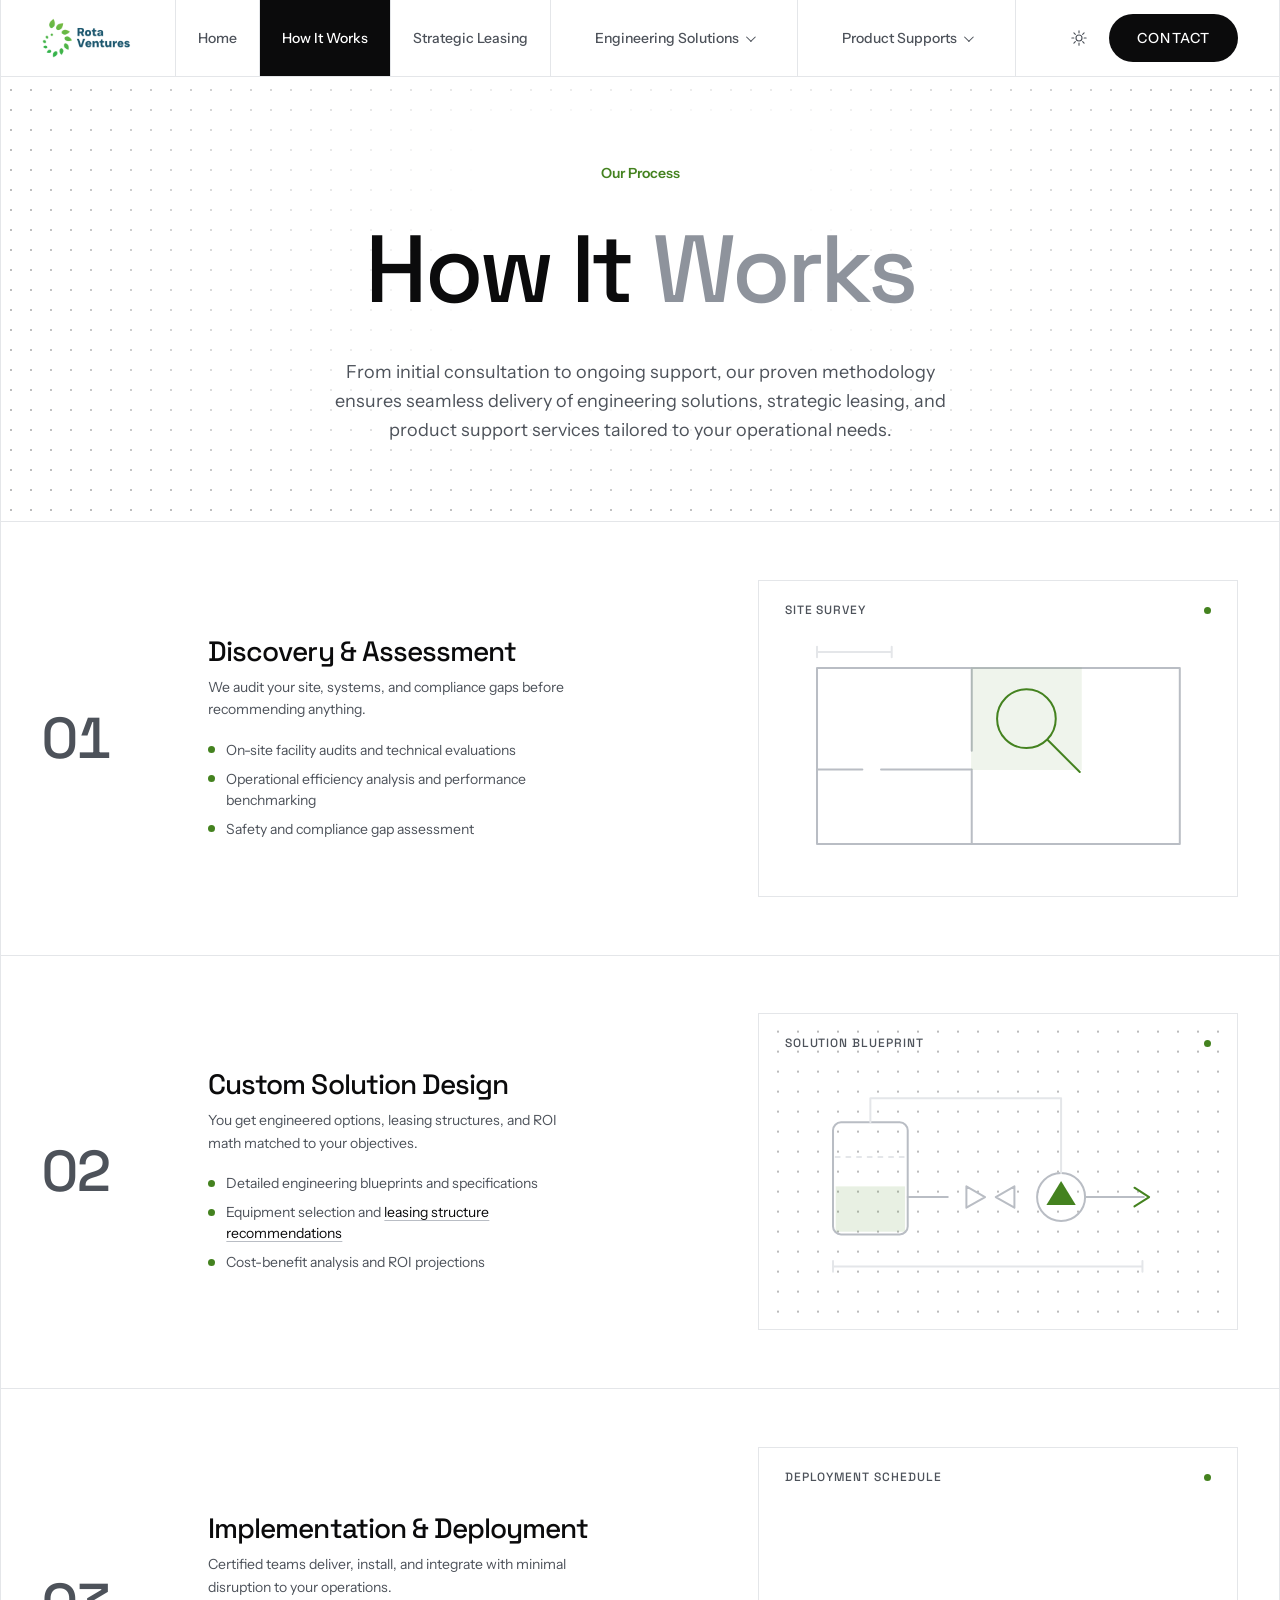
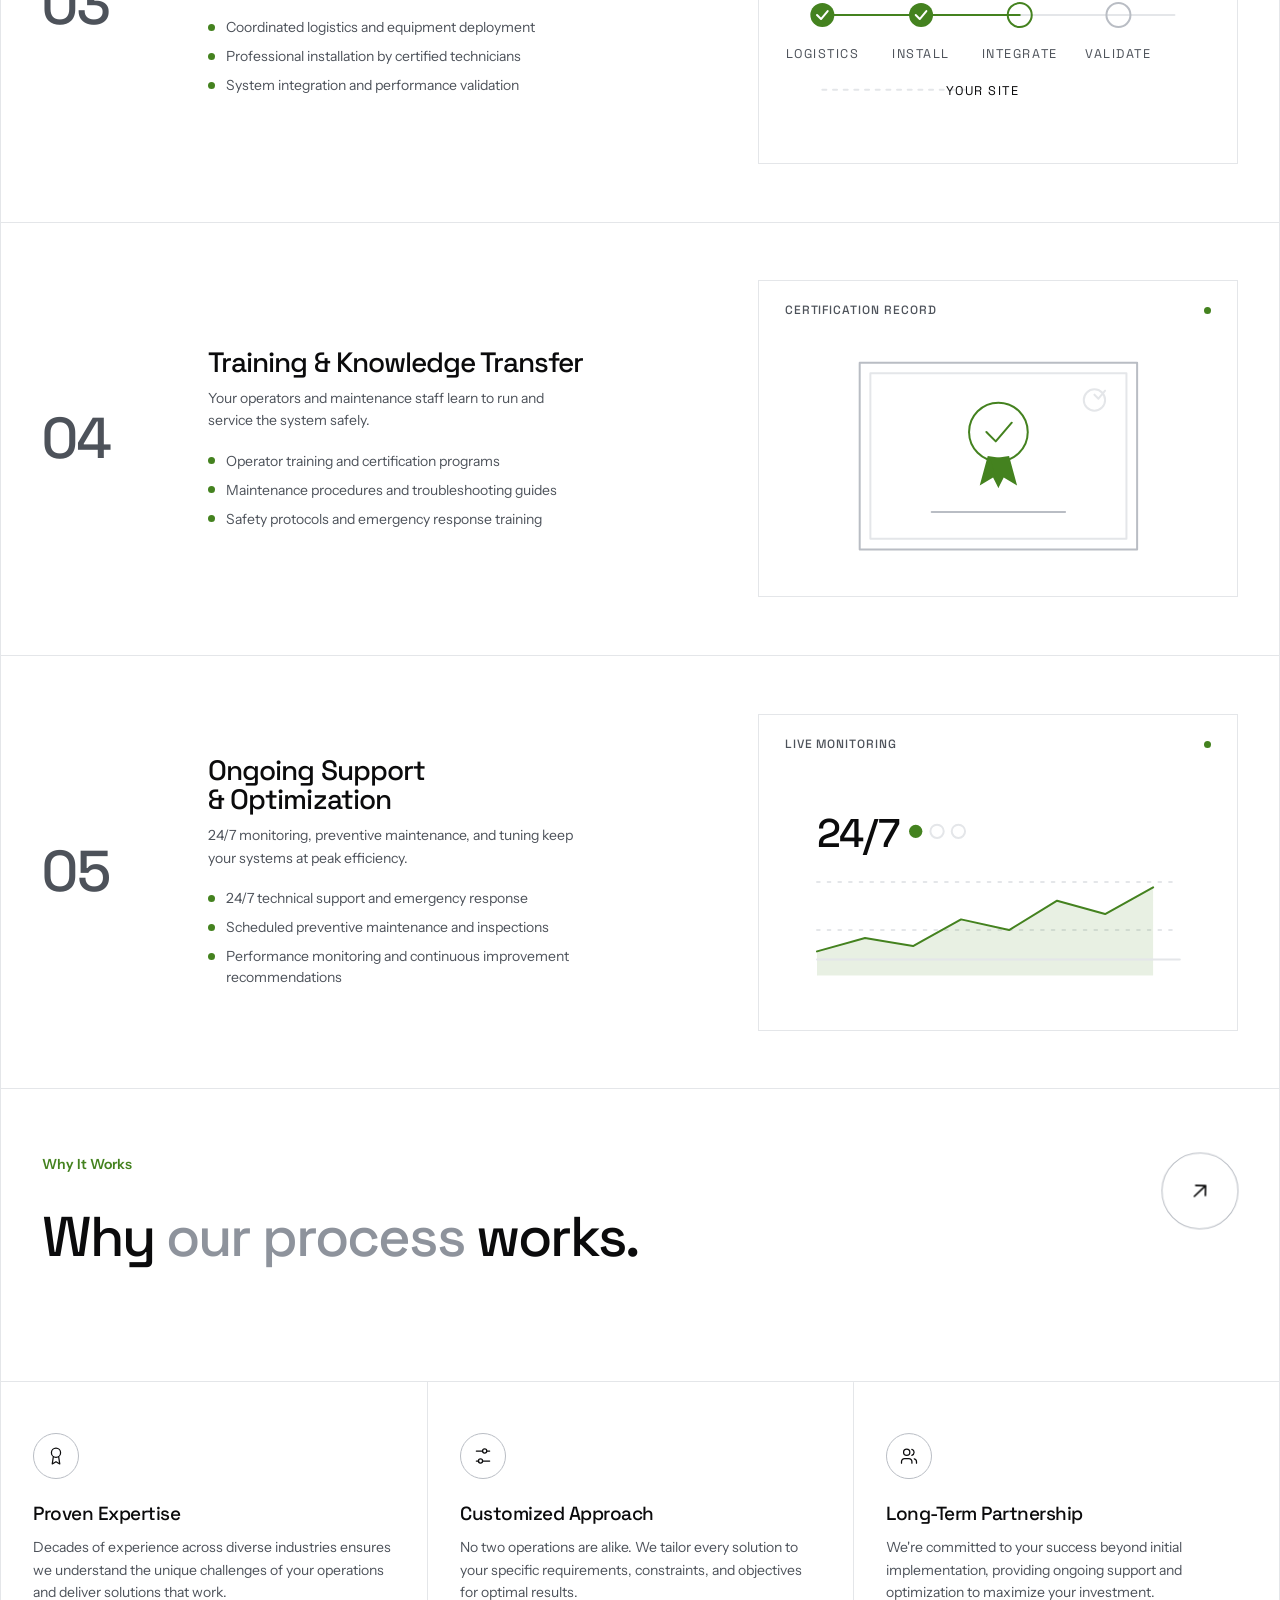
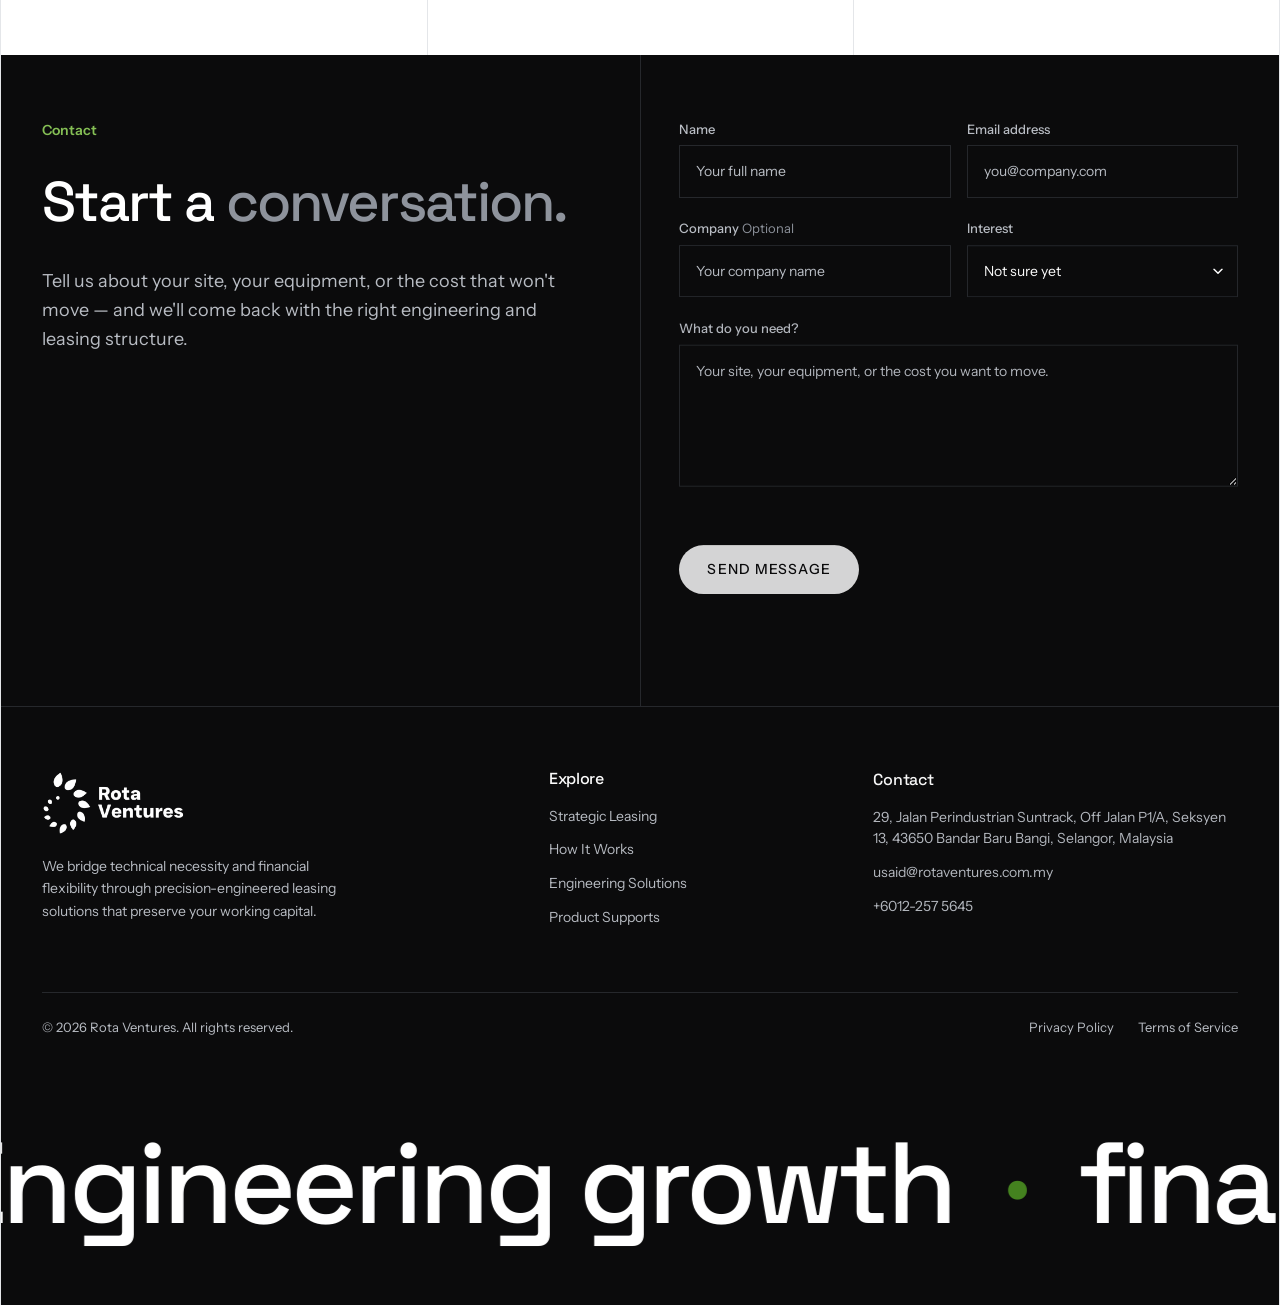
<file: how-it-works.html>
<!DOCTYPE html>
<html lang="en" data-theme="light">
<head>
  <meta charset="UTF-8">
  <meta name="viewport" content="width=device-width, initial-scale=1.0">
  <title>How It Works — Rota Ventures</title>
  <meta name="description" content="From initial consultation to ongoing support, our proven methodology ensures seamless delivery of engineering solutions, strategic leasing, and product support services.">
  <meta name="color-scheme" content="light dark">
  <link rel="icon" type="image/png" href="assets/img/logo.png">
  <script>
    (function () {
      var d = document.documentElement;
      d.classList.add("js");
      try {
        var t = localStorage.getItem("rv-theme");
        if (!t) t = "light";
        d.setAttribute("data-theme", t);
      } catch (e) {}
    })();
  </script>
  <link rel="preconnect" href="https://fonts.googleapis.com">
  <link rel="preconnect" href="https://fonts.gstatic.com" crossorigin>
  <link href="https://fonts.googleapis.com/css2?family=Space+Grotesk:wght@500&family=Instrument+Sans:wght@400;500;600&display=swap" rel="stylesheet">
  <link rel="stylesheet" href="css/home.css">
  <link rel="stylesheet" href="css/page.css">
</head>
<body>
  <a class="skip-link" href="#main">Skip to content</a>

  <header class="nav" id="top">
    <div class="nav-glass">
      <nav class="shell nav-inner" aria-label="Primary">
        <button class="burger" type="button" aria-expanded="false" aria-controls="mobile-menu" aria-label="Open menu">
          <span></span><span></span>
        </button>
        <a class="wordmark" href="index.html" aria-label="Rota Ventures home">
          <img src="assets/img/logo.png" alt="Rota Ventures" width="160" height="40">
        </a>
        <div class="nav-menu">
          <a class="chip" href="index.html">Home</a>
          <a class="chip is-current" href="how-it-works.html" aria-current="page">How It Works</a>
          <a class="chip" href="strategic-leasing.html">Strategic Leasing</a>
          <div class="chip nav-dd">
            <button class="nav-dd-toggle" type="button" aria-expanded="false" aria-haspopup="true">Engineering Solutions<span class="nav-dd-caret" aria-hidden="true"></span></button>
            <div class="nav-dd-menu">
              <a href="combined-head-power.html">Combined Head &amp; Power</a>
              <a href="industrial-remote-operations.html">Industrial Remote Operations</a>
            </div>
          </div>
          <div class="chip nav-dd">
            <button class="nav-dd-toggle" type="button" aria-expanded="false" aria-haspopup="true">Product Supports<span class="nav-dd-caret" aria-hidden="true"></span></button>
            <div class="nav-dd-menu">
              <a href="biomethane-compression.html">Biomethane Green Compression</a>
              <a href="portable-water.html">Portable Water &amp; Wastewater</a>
              <a href="economical-pumping.html">Economical Pumping &amp; Compression</a>
              <a href="specialized-pumping.html">Specialized Pumping</a>
              <a href="water-matters.html">Water Matters</a>
              <a href="specialized-cables.html">Specialized Cables</a>
            </div>
          </div>
        </div>
        <div class="nav-actions">
          <button class="theme-toggle" type="button" aria-label="Switch colour theme">
            <svg class="icon-sun" viewBox="0 0 24 24" fill="none" stroke="currentColor" stroke-width="1.5" stroke-linecap="round" aria-hidden="true"><circle cx="12" cy="12" r="4"/><path d="M12 2.5v2.6M12 18.9v2.6M2.5 12h2.6M18.9 12h2.6M5.2 5.2l1.9 1.9M16.9 16.9l1.9 1.9M18.8 5.2l-1.9 1.9M7.1 16.9l-1.9 1.9"/></svg>
            <svg class="icon-moon" viewBox="0 0 24 24" fill="none" stroke="currentColor" stroke-width="1.5" stroke-linecap="round" stroke-linejoin="round" aria-hidden="true"><path d="M20 13.5A8 8 0 0 1 10.5 4 8 8 0 1 0 20 13.5Z"/></svg>
          </button>
          <a class="pair" href="#contact"><span class="pair-pill"><span class="pill-bloom" aria-hidden="true"><i></i><i></i><i></i></span><span class="pair-label">Contact</span><span class="pair-label" aria-hidden="true">Contact</span></span></a>
        </div>
      </nav>
    </div>
  </header>

  <div class="mobile-menu" id="mobile-menu" hidden>
    <nav class="mobile-menu-inner shell" aria-label="All pages">
      <a href="index.html">Home</a>
      <a href="how-it-works.html" aria-current="page">How It Works</a>
      <a href="strategic-leasing.html">Strategic Leasing</a>
      <a href="combined-head-power.html">Combined Heat &amp; Power</a>
      <a href="industrial-remote-operations.html">Industrial Remote Operations</a>
      <a href="biomethane-compression.html">Biomethane Green Compression</a>
      <a href="portable-water.html">Portable Water &amp; Wastewater</a>
      <a href="economical-pumping.html">Economical Pumping &amp; Compression</a>
      <a href="specialized-pumping.html">Specialized Pumping</a>
      <a href="water-matters.html">Water Matters</a>
      <a href="specialized-cables.html">Specialized Cables</a>
      <a href="#contact">Contact</a>
    </nav>
  </div>

  <div class="frame">
  <main id="main">

    <section class="page-hero">
      <div class="shell">
        <p class="eyebrow">Our Process</p>
        <h1 class="display">How It <em class="tone">Works</em></h1>
        <p class="page-hero-lead">From initial consultation to ongoing support, our proven methodology ensures seamless delivery of engineering solutions, strategic leasing, and product support services tailored to your operational needs.</p>
      </div>
    </section>

    <section class="steps" aria-label="Our five-step delivery process">
      <article class="step">
        <span class="step-num" aria-hidden="true">01</span>
        <div class="step-head">
          <h3>Discovery &amp; Assessment</h3>
          <p class="step-lead">We audit your site, systems, and compliance gaps before recommending anything.</p>
          <ul class="step-points">
            <li>On-site facility audits and technical evaluations</li>
            <li>Operational efficiency analysis and performance benchmarking</li>
            <li>Safety and compliance gap assessment</li>
          </ul>
        </div>
        <div class="step-art" aria-hidden="true">
          <figure class="art-panel">
            <figcaption class="art-head">Site survey <span class="art-dot"></span></figcaption>
            <svg class="art-svg" viewBox="0 0 320 180" role="presentation" focusable="false">
              <rect x="24" y="24" width="272" height="132" class="ln"/>
              <path class="ln" d="M140 24v62M140 100v56M24 100h34M72 100h68"/>
              <rect x="140" y="24" width="82" height="76" class="room-ac"/>
              <circle cx="181" cy="62" r="22" class="ac"/>
              <path class="ac" d="M197 78l24 24"/>
              <path class="ln-soft" d="M24 12h56M24 8v8M80 8v8"/>
            </svg>
          </figure>
        </div>
      </article>
      <article class="step">
        <span class="step-num" aria-hidden="true">02</span>
        <div class="step-head">
          <h3>Custom Solution Design</h3>
          <p class="step-lead">You get engineered options, leasing structures, and ROI math matched to your objectives.</p>
          <ul class="step-points">
            <li>Detailed engineering blueprints and specifications</li>
            <li>Equipment selection and <a class="text-link" href="strategic-leasing.html">leasing structure recommendations</a></li>
            <li>Cost-benefit analysis and ROI projections</li>
          </ul>
        </div>
        <div class="step-art" aria-hidden="true">
          <figure class="art-panel art-panel--grid">
            <figcaption class="art-head">Solution blueprint <span class="art-dot"></span></figcaption>
            <svg class="art-svg" viewBox="0 0 320 180" role="presentation" focusable="false">
              <rect x="36" y="40" width="56" height="84" rx="6" class="ln"/>
              <rect x="38" y="88" width="52" height="34" class="fl-soft"/>
              <path class="ln-soft" d="M38 66h52" stroke-dasharray="3 5"/>
              <path class="ln" d="M92 96h30"/>
              <path class="ln" d="M136 88l14 8-14 8zM172 88l-14 8 14 8z"/>
              <circle cx="207" cy="96" r="18" class="ln"/>
              <path class="fl-ac" d="M207 84l11 18h-22z"/>
              <path class="ln" d="M225 96h44"/>
              <path class="ac" d="M262 89l11 7-11 7"/>
              <path class="ln-soft" d="M64 40V22h143v56"/>
              <path class="ln-soft" d="M36 148h232M36 144v8M268 144v8"/>
            </svg>
          </figure>
        </div>
      </article>
      <article class="step">
        <span class="step-num" aria-hidden="true">03</span>
        <div class="step-head">
          <h3>Implementation &amp; Deployment</h3>
          <p class="step-lead">Certified teams deliver, install, and integrate with minimal disruption to your operations.</p>
          <ul class="step-points">
            <li>Coordinated logistics and equipment deployment</li>
            <li>Professional installation by certified technicians</li>
            <li>System integration and performance validation</li>
          </ul>
        </div>
        <div class="step-art" aria-hidden="true">
          <figure class="art-panel">
            <figcaption class="art-head">Deployment schedule <span class="art-dot"></span></figcaption>
            <svg class="art-svg" viewBox="0 0 320 180" role="presentation" focusable="false">
              <path class="ln-soft" d="M28 84h264"/>
              <path class="ac" d="M28 84h148" stroke-width="2.5"/>
              <circle cx="28" cy="84" r="9" class="fl-ac"/>
              <path class="chk" d="M24 84l3 3 5-6"/>
              <circle cx="102" cy="84" r="9" class="fl-ac"/>
              <path class="chk" d="M98 84l3 3 5-6"/>
              <circle cx="176" cy="84" r="9" class="ring-ac is-live"/>
              <circle cx="250" cy="84" r="9" class="ln"/>
              <text x="28" y="116" class="art-lbl">LOGISTICS</text>
              <text x="102" y="116" class="art-lbl">INSTALL</text>
              <text x="176" y="116" class="art-lbl">INTEGRATE</text>
              <text x="250" y="116" class="art-lbl">VALIDATE</text>
              <path class="ln-soft" d="M28 140h112" stroke-dasharray="3 5"/>
              <text x="148" y="144" class="art-lbl art-lbl--ink">YOUR SITE</text>
            </svg>
          </figure>
        </div>
      </article>
      <article class="step">
        <span class="step-num" aria-hidden="true">04</span>
        <div class="step-head">
          <h3>Training &amp; Knowledge Transfer</h3>
          <p class="step-lead">Your operators and maintenance staff learn to run and service the system safely.</p>
          <ul class="step-points">
            <li>Operator training and certification programs</li>
            <li>Maintenance procedures and troubleshooting guides</li>
            <li>Safety protocols and emergency response training</li>
          </ul>
        </div>
        <div class="step-art" aria-hidden="true">
          <figure class="art-panel">
            <figcaption class="art-head">Certification record <span class="art-dot"></span></figcaption>
            <svg class="art-svg" viewBox="0 0 320 180" role="presentation" focusable="false">
              <rect x="56" y="20" width="208" height="140" class="ln"/>
              <rect x="64" y="28" width="192" height="124" class="ln-soft"/>
              <circle cx="160" cy="72" r="22" class="ac"/>
              <path class="ac" d="M151 72l7 7 12-14"/>
              <path class="fl-ac" d="M152 90l-6 22 10-6 4 8 6-22z"/>
              <path class="fl-ac" d="M168 90l6 22-10-6-4 8-6-22z"/>
              <path class="ln" d="M110 132h100"/>
              <path class="ln-soft" d="M232 40a8 8 0 1 1 0 16 8 8 0 0 1 0-16M232 44l3 3 5-6"/>
            </svg>
          </figure>
        </div>
      </article>
      <article class="step">
        <span class="step-num" aria-hidden="true">05</span>
        <div class="step-head">
          <h3>Ongoing Support &amp; Optimization</h3>
          <p class="step-lead">24/7 monitoring, preventive maintenance, and tuning keep your systems at peak efficiency.</p>
          <ul class="step-points">
            <li>24/7 technical support and emergency response</li>
            <li>Scheduled preventive maintenance and inspections</li>
            <li>Performance monitoring and continuous improvement recommendations</li>
          </ul>
        </div>
        <div class="step-art" aria-hidden="true">
          <figure class="art-panel">
            <figcaption class="art-head">Live monitoring <span class="art-dot is-live"></span></figcaption>
            <svg class="art-svg" viewBox="0 0 320 180" role="presentation" focusable="false">
              <text x="24" y="58" class="art-num">24/7</text>
              <circle cx="98" cy="46" r="5" class="fl-ac is-live"/>
              <circle cx="114" cy="46" r="5" class="ln-soft"/>
              <circle cx="130" cy="46" r="5" class="ln-soft"/>
              <path class="ln-soft" d="M24 84h272M24 120h272" stroke-dasharray="2 6"/>
              <path class="fl-soft" d="M24 136l36-10 36 6 36-20 36 8 36-22 36 10 36-20v66H24z"/>
              <path class="ac" d="M24 136l36-10 36 6 36-20 36 8 36-22 36 10 36-20" fill="none" stroke-width="2"/>
              <path class="ln-soft" d="M24 142h272"/>
            </svg>
          </figure>
        </div>
      </article>
    </section>

    <section class="band" aria-labelledby="why-title">
      <div class="band-inner">
        <div class="band-head">
          <p class="eyebrow">Why It Works</p>
          <h2 class="display-sm" id="why-title">Why <em class="tone">our process</em> works.</h2>
        </div>
        <a class="circle-btn" href="#contact" aria-label="Start the conversation">
          <svg viewBox="0 0 24 24" fill="none" stroke="currentColor" stroke-width="1.5" stroke-linecap="round" stroke-linejoin="round" aria-hidden="true"><path d="M7 17 17 7M8 7h9v9"/></svg>
        </a>
      </div>
    </section>

    <section class="values" aria-label="What makes the process work">
      <article class="value-cell">
        <span class="icon-badge" aria-hidden="true"><svg viewBox="0 0 24 24" fill="none" stroke="currentColor" stroke-width="1.5" stroke-linecap="round" stroke-linejoin="round"><circle cx="12" cy="8" r="5.5"/><path d="M8.8 12.9 7.5 21.5l4.5-2.7 4.5 2.7-1.3-8.6"/></svg></span>
        <h3>Proven Expertise</h3>
        <p>Decades of experience across diverse industries ensures we understand the unique challenges of your operations and deliver solutions that work.</p>
      </article>
      <article class="value-cell">
        <span class="icon-badge" aria-hidden="true"><svg viewBox="0 0 24 24" fill="none" stroke="currentColor" stroke-width="1.5" stroke-linecap="round" stroke-linejoin="round"><path d="M4 6h7.5M16.5 6H20M4 18h3M11.5 18h8.5"/><circle cx="14" cy="6" r="2.5"/><circle cx="9" cy="18" r="2.5"/></svg></span>
        <h3>Customized Approach</h3>
        <p>No two operations are alike. We tailor every solution to your specific requirements, constraints, and objectives for optimal results.</p>
      </article>
      <article class="value-cell">
        <span class="icon-badge" aria-hidden="true"><svg viewBox="0 0 24 24" fill="none" stroke="currentColor" stroke-width="1.5" stroke-linecap="round" stroke-linejoin="round"><path d="M15.5 20.5v-1.8a3.6 3.6 0 0 0-3.6-3.6H6.6a3.6 3.6 0 0 0-3.6 3.6v1.8"/><circle cx="9.25" cy="7.5" r="3.75"/><path d="M21 20.5v-1.8a3.6 3.6 0 0 0-2.7-3.48"/><path d="M15.4 3.9a3.75 3.75 0 0 1 0 7.2"/></svg></span>
        <h3>Long-Term Partnership</h3>
        <p>We're committed to your success beyond initial implementation, providing ongoing support and optimization to maximize your investment.</p>
      </article>
    </section>
  </main>

  <div class="field">
    <section class="contact-band" id="contact" aria-labelledby="contact-title">
      <div class="contact-band-inner">
        <div class="contact-band-head">
          <p class="eyebrow">Contact</p>
          <h2 class="display-sm" id="contact-title">Start a <em class="tone">conversation.</em></h2>
          <p class="contact-lede">Tell us about your site, your equipment, or the cost that won't move — and we'll come back with the right engineering and leasing structure.</p>
        </div>
        <form class="contact-form" id="contact-form" novalidate>
          <div class="form-row">
            <label for="ff-name">Name</label>
            <input id="ff-name" type="text" name="name" autocomplete="name" placeholder="Your full name" required>
          </div>
          <div class="form-row">
            <label for="ff-email">Email address</label>
            <input id="ff-email" type="email" name="email" autocomplete="email" placeholder="you@company.com" required>
          </div>
          <div class="form-row">
            <label for="ff-company">Company <span class="form-optional">Optional</span></label>
            <input id="ff-company" type="text" name="company" autocomplete="organization" placeholder="Your company name">
          </div>
          <div class="form-row">
            <label for="ff-interest">Interest</label>
            <select id="ff-interest" name="interest">
              <option value="" selected>Not sure yet</option>
              <option value="Strategic leasing">Strategic leasing</option>
              <option value="An engineering solution">An engineering solution</option>
              <option value="A product support line">A product support line</option>
            </select>
          </div>
          <div class="form-row form-row--full">
            <label for="ff-message">What do you need?</label>
            <textarea id="ff-message" name="message" rows="5" placeholder="Your site, your equipment, or the cost you want to move." required></textarea>
          </div>
          <p class="form-status" role="status" aria-live="polite"></p>
          <button class="pair pair--submit" type="submit"><span class="pair-pill"><span class="pill-bloom" aria-hidden="true"><i></i><i></i><i></i></span><span class="pair-label">Send message</span><span class="pair-label" aria-hidden="true">Send message</span></span></button>
        </form>
      </div>
    </section>

    <footer class="footer">
      <div class="shell">
        <div class="footer-grid">
          <div class="footer-brand">
            <img class="footer-logo" src="assets/img/logo.png" alt="Rota Ventures" width="143" height="64">
            <p>We bridge technical necessity and financial flexibility through precision-engineered leasing solutions that preserve your working capital.</p>
          </div>
          <nav class="footer-col" aria-label="Quick links">
            <h3>Explore</h3>
            <ul>
              <li><a href="strategic-leasing.html">Strategic Leasing</a></li>
              <li><a href="how-it-works.html">How It Works</a></li>
              <li><a href="combined-head-power.html">Engineering Solutions</a></li>
              <li><a href="biomethane-compression.html">Product Supports</a></li>
            </ul>
          </nav>
          <div class="footer-col">
            <h3>Contact</h3>
            <ul>
              <li><address>29, Jalan Perindustrian Suntrack, Off Jalan P1/A, Seksyen 13, 43650 Bandar Baru Bangi, Selangor, Malaysia</address></li>
              <li><a href="mailto:usaid@rotaventures.com.my">usaid@rotaventures.com.my</a></li>
              <li><a href="tel:+60122575645">+6012-257 5645</a></li>
            </ul>
          </div>
        </div>
        <div class="footer-bottom">
          <p>© 2026 Rota Ventures. All rights reserved.</p>
          <div class="footer-legal">
            <a href="#">Privacy Policy</a>
            <a href="#">Terms of Service</a>
          </div>
        </div>
      </div>
    </footer>

    <div class="marquee" aria-hidden="true">
      <div class="marquee-track">
        <span class="marquee-seq">Engineering growth <em>·</em> financing reality <em>·</em> sustainable infrastructure <em>·</em> </span>
      </div>
    </div>
  </div>
  </div>

  <script src="assets/js/vendor/gsap.min.js"></script>
  <script src="assets/js/vendor/ScrollTrigger.min.js"></script>
  <script src="assets/js/vendor/lenis.min.js"></script>
  <script src="assets/js/vendor/motion.min.js"></script>
  <script src="js/page.js"></script>
</body>
</html>
</file>
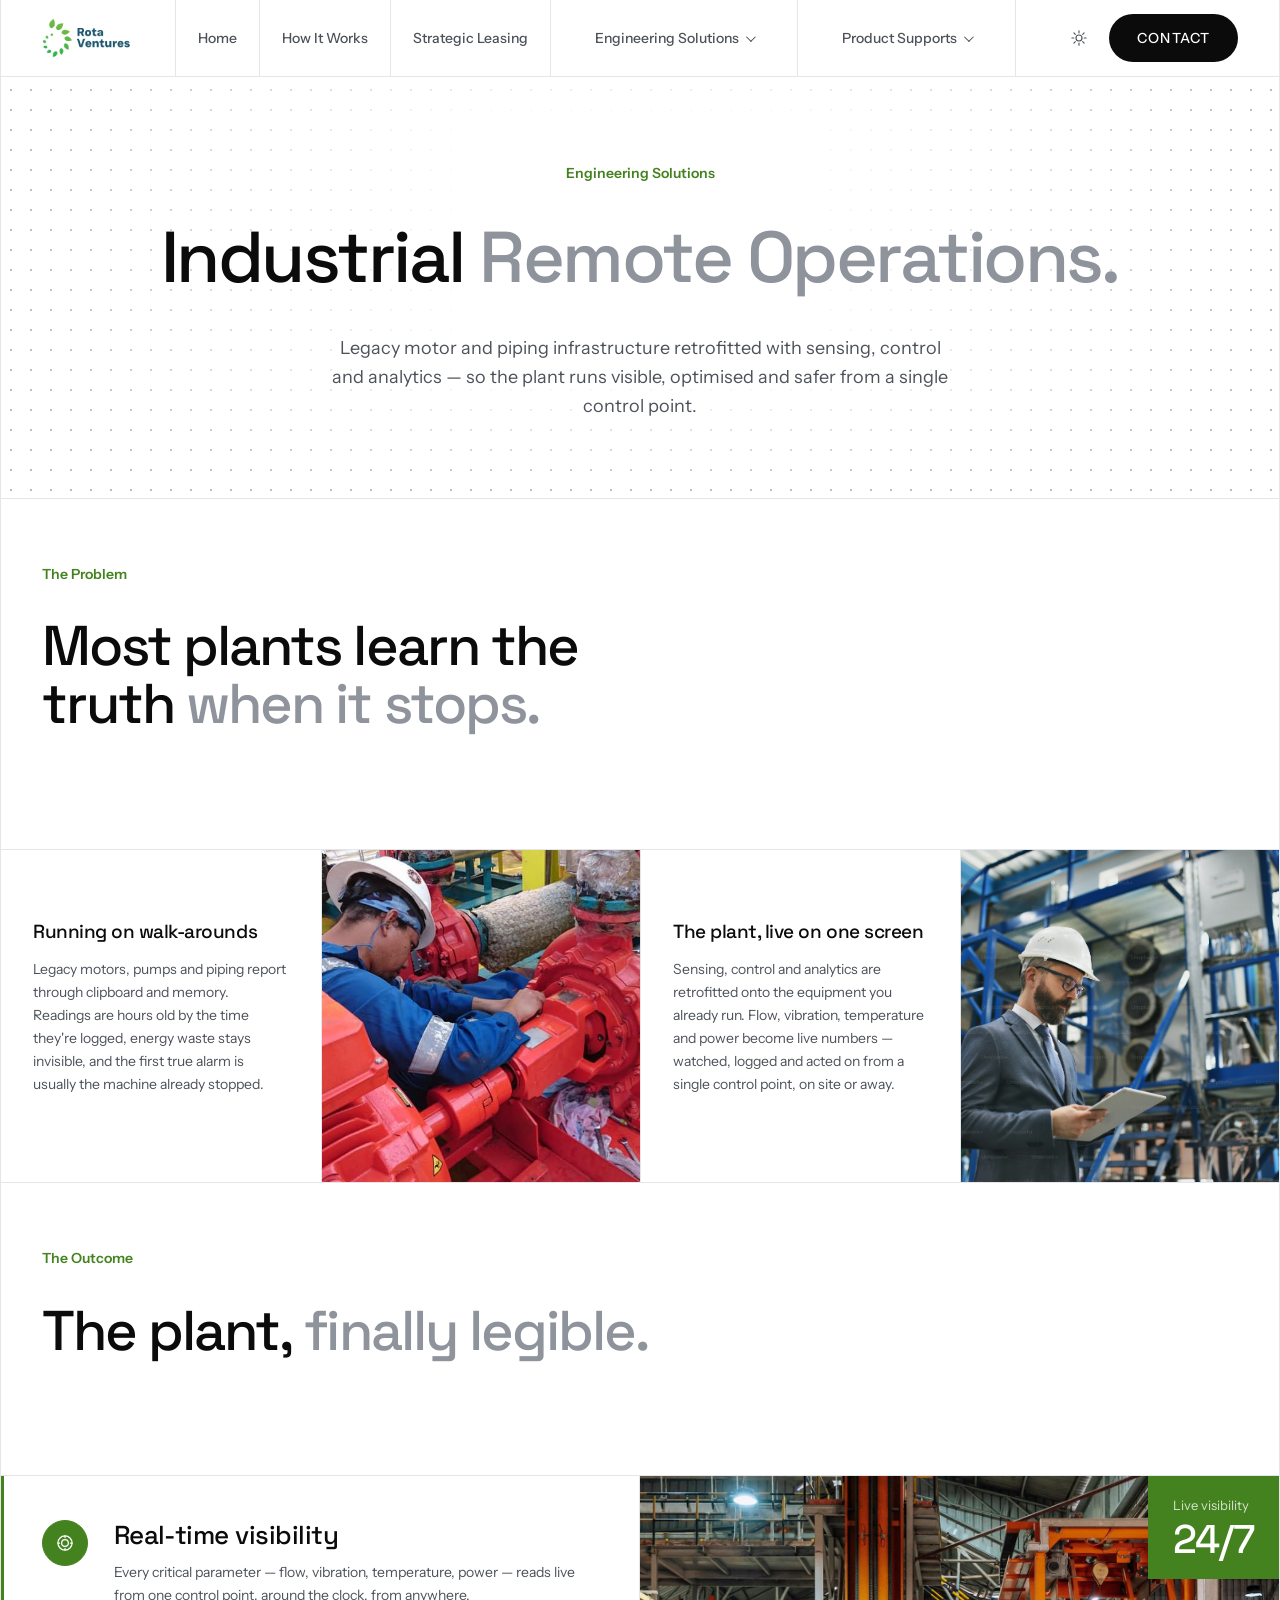
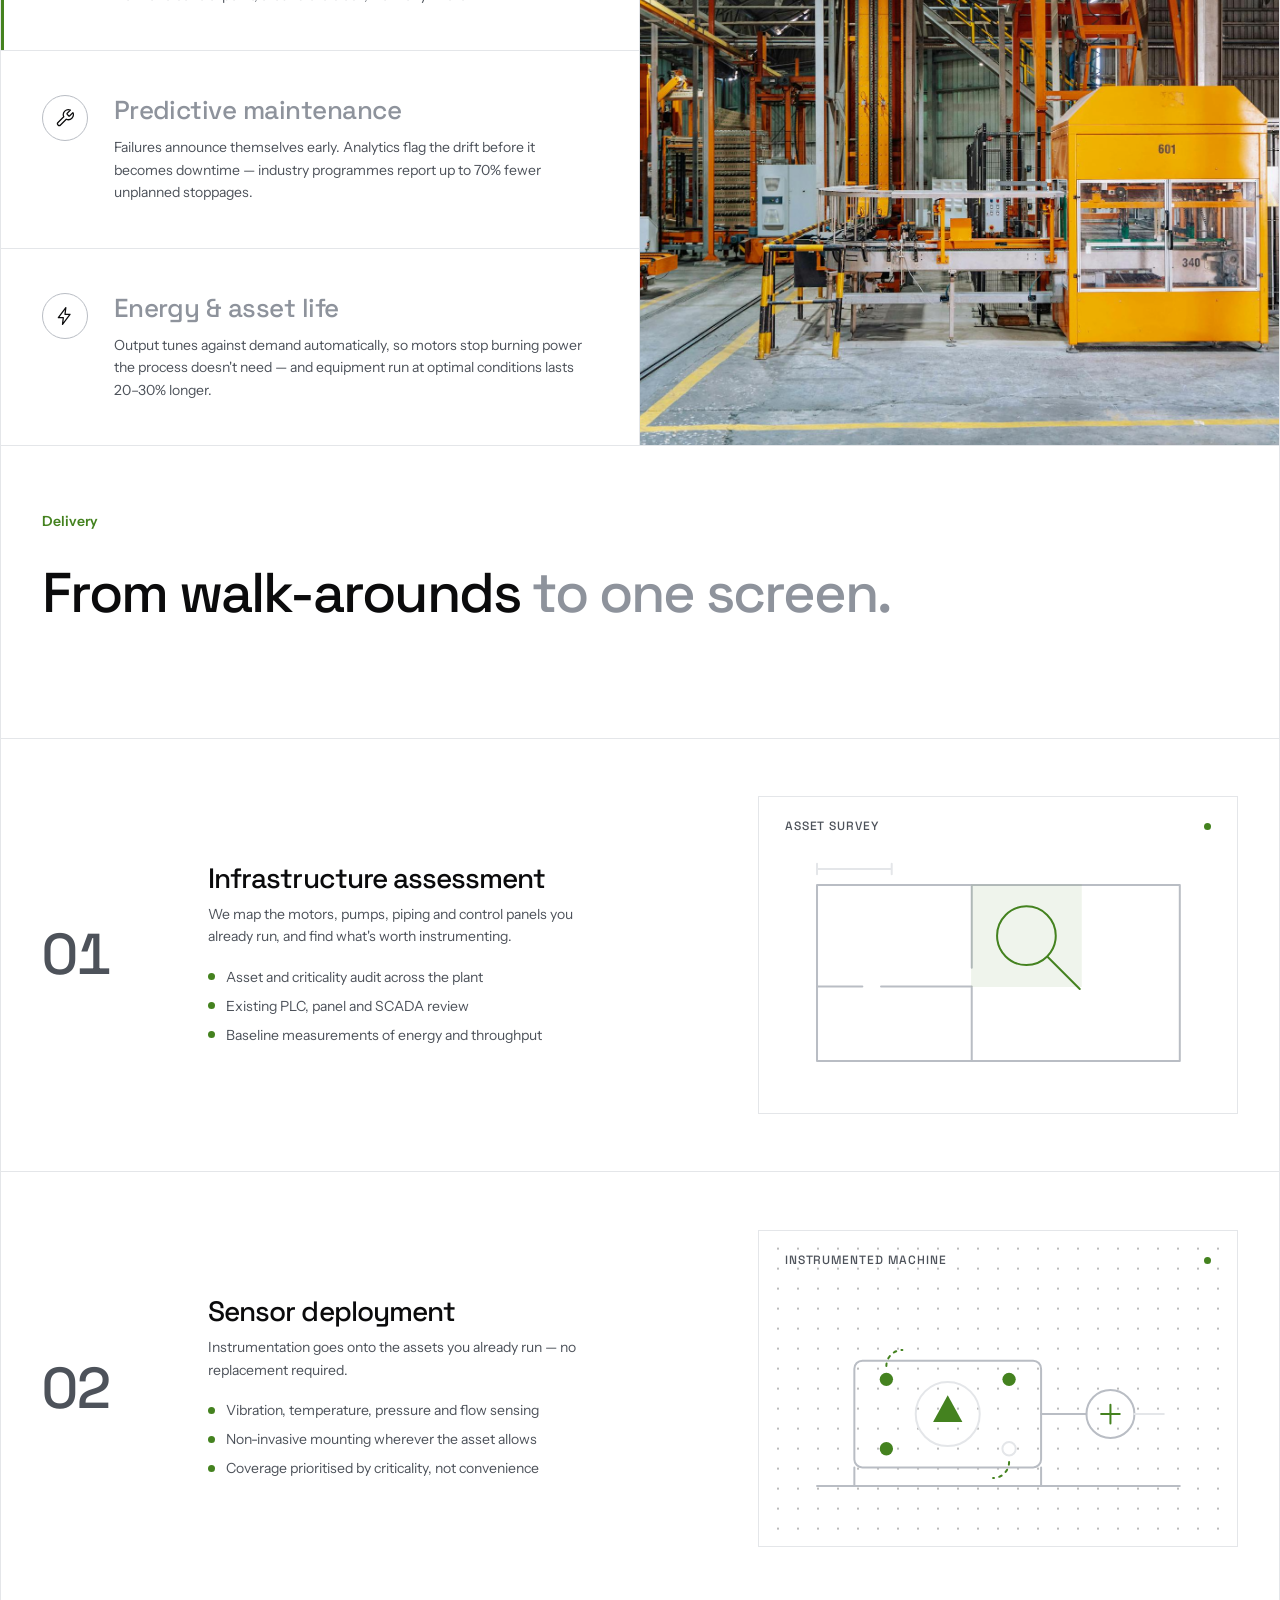
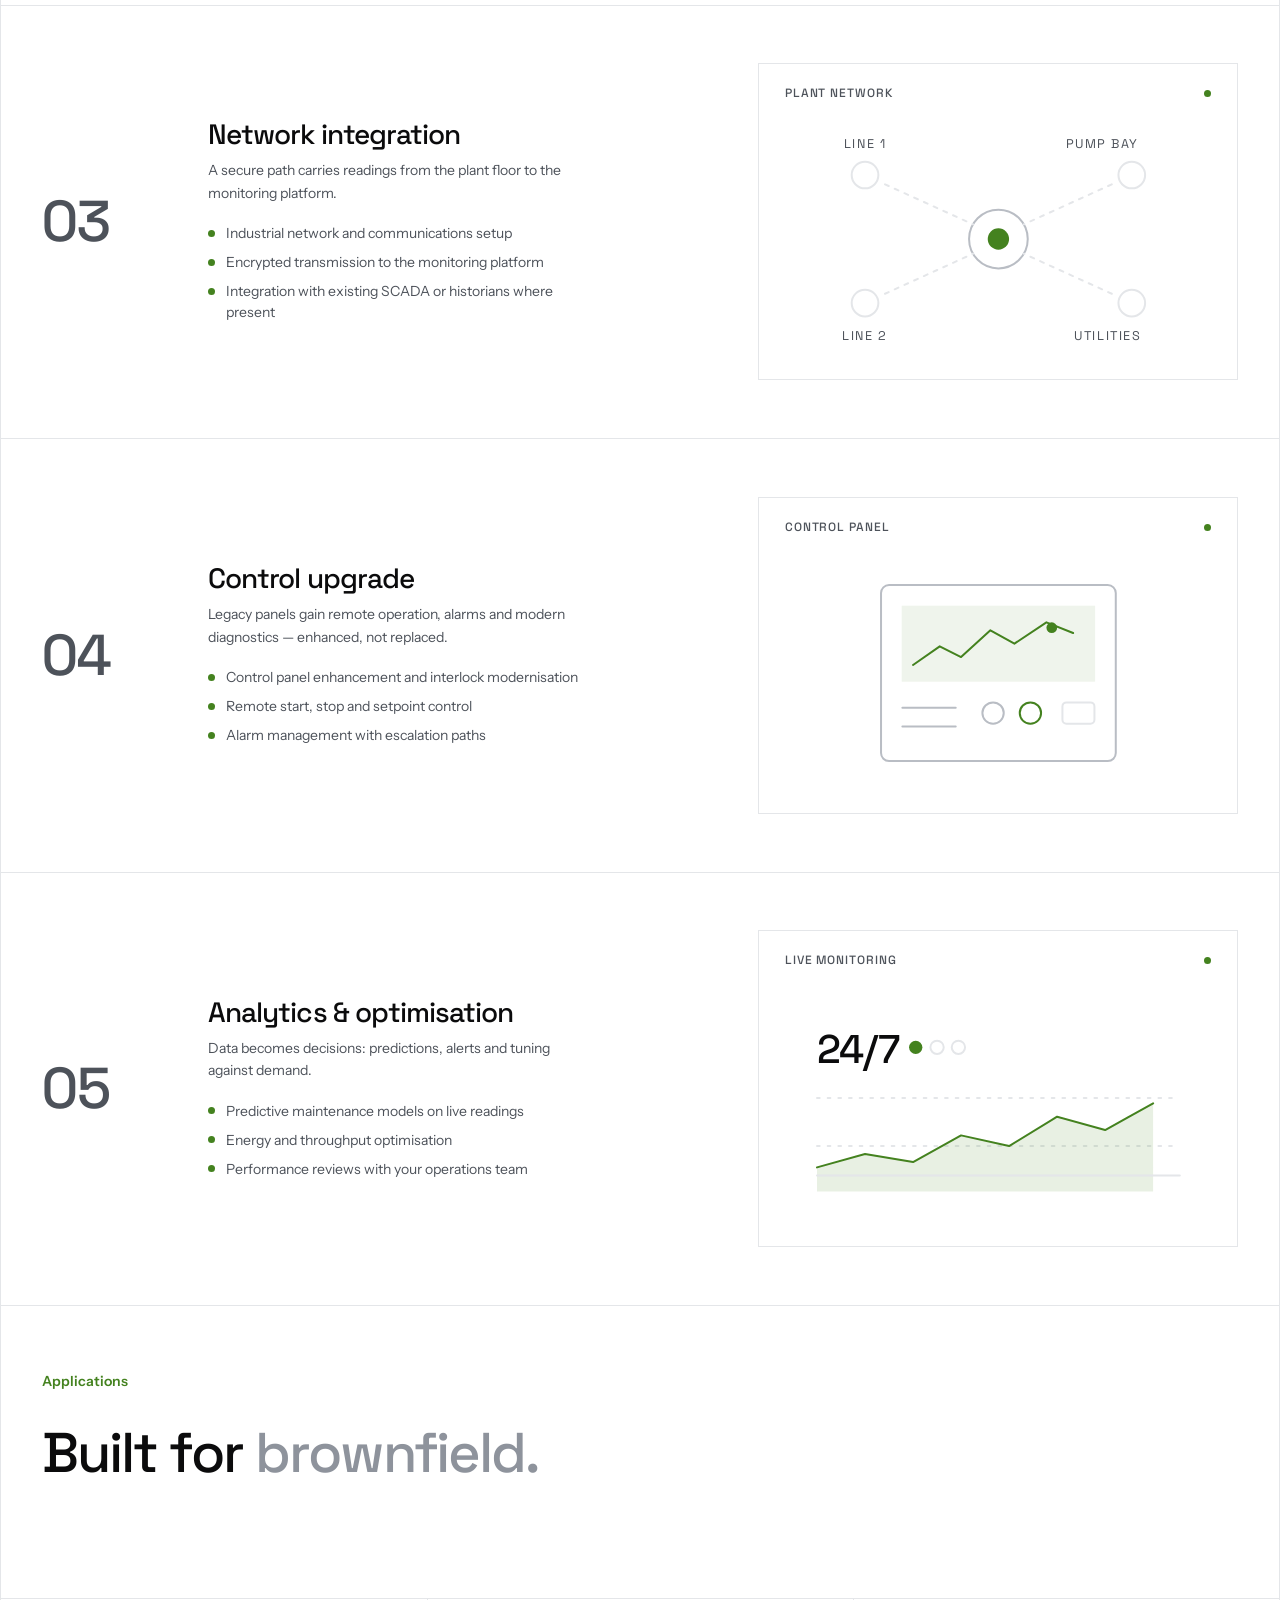
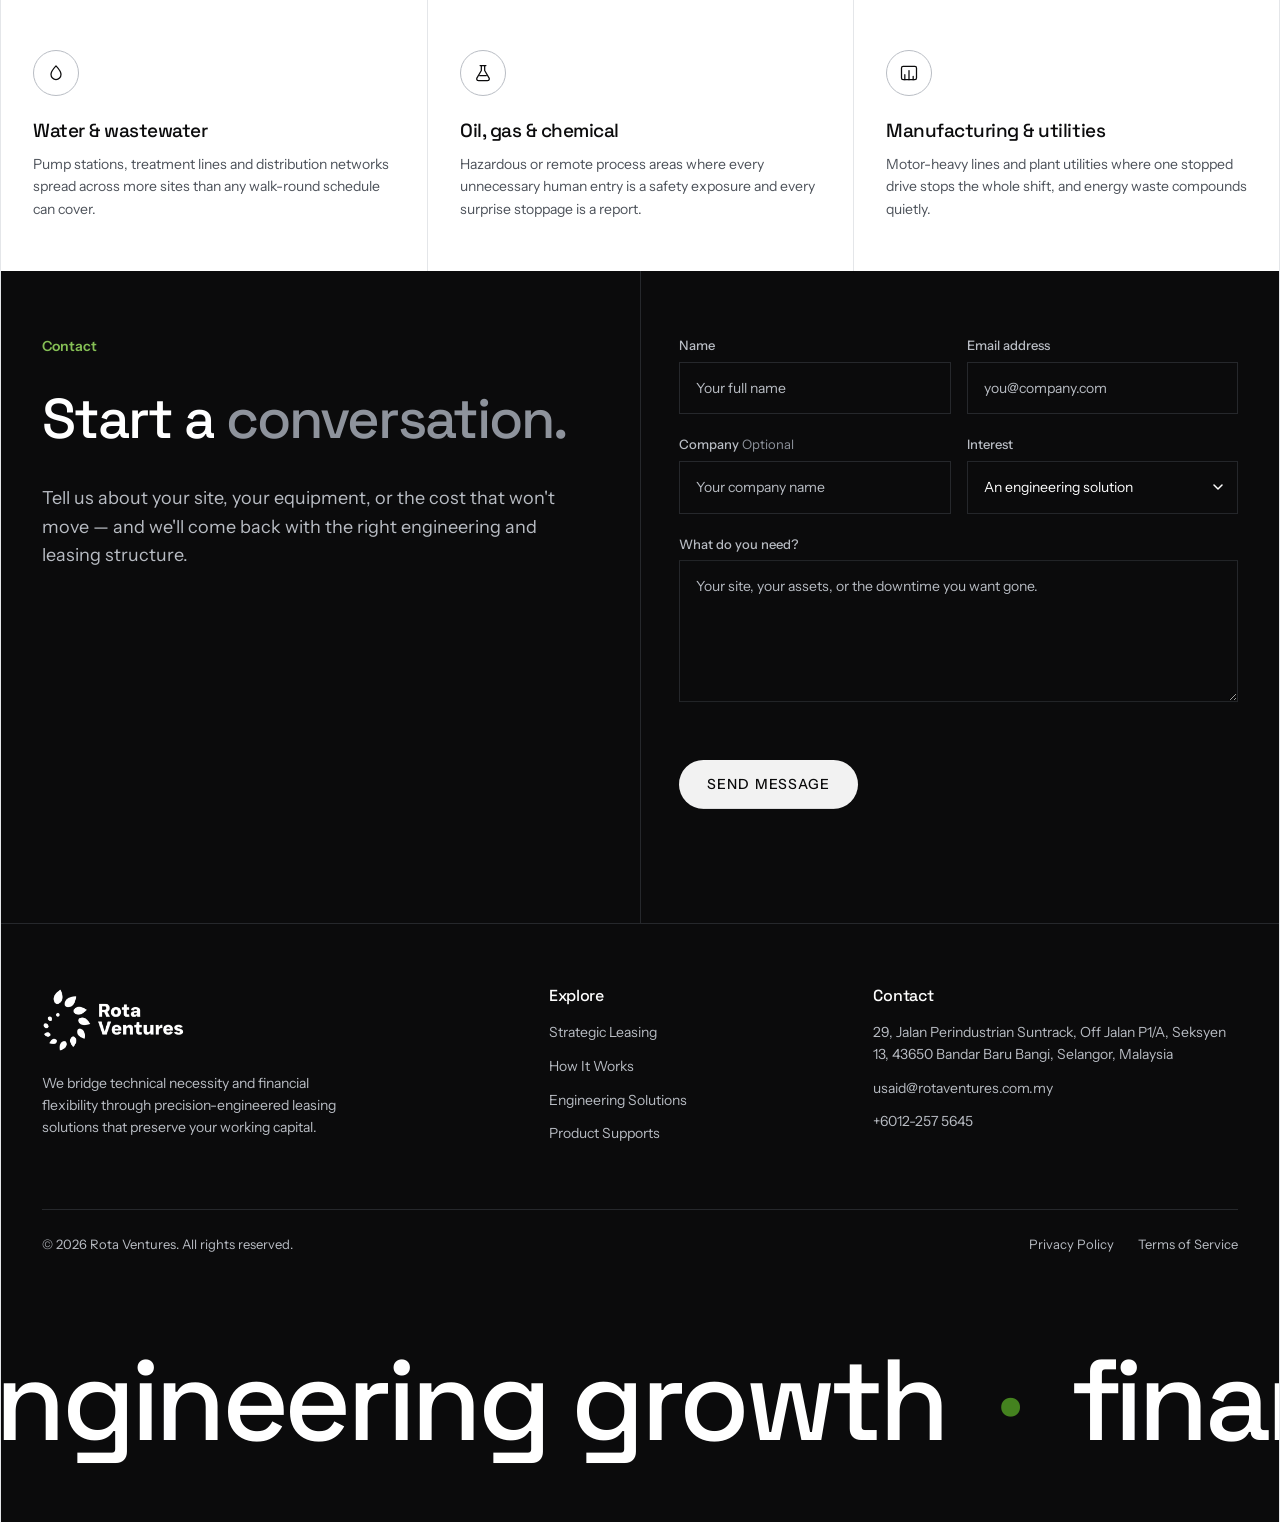
<file: industrial-remote-operations.html>
<!DOCTYPE html>
<html lang="en" data-theme="light">
<head>
  <meta charset="UTF-8">
  <meta name="viewport" content="width=device-width, initial-scale=1.0">
  <title>Industrial Remote Operations — Rota Ventures</title>
  <meta name="description" content="Retrofit IoT sensing, SCADA and analytics for legacy motor and piping infrastructure — real-time visibility, predictive maintenance and safer remote operation from one control point.">
  <meta name="color-scheme" content="light dark">
  <link rel="icon" type="image/png" href="assets/img/logo.png">
  <script>
    (function () {
      var d = document.documentElement;
      d.classList.add("js");
      try {
        var t = localStorage.getItem("rv-theme");
        if (!t) t = "light";
        d.setAttribute("data-theme", t);
      } catch (e) {}
    })();
  </script>
  <link rel="preconnect" href="https://fonts.googleapis.com">
  <link rel="preconnect" href="https://fonts.gstatic.com" crossorigin>
  <link href="https://fonts.googleapis.com/css2?family=Space+Grotesk:wght@500&family=Instrument+Sans:wght@400;500;600&display=swap" rel="stylesheet">
  <link rel="stylesheet" href="css/home.css">
  <link rel="stylesheet" href="css/page.css">
</head>
<body>
  <a class="skip-link" href="#main">Skip to content</a>

  <header class="nav" id="top">
    <div class="nav-glass">
      <nav class="shell nav-inner" aria-label="Primary">
        <button class="burger" type="button" aria-expanded="false" aria-controls="mobile-menu" aria-label="Open menu">
          <span></span><span></span>
        </button>
        <a class="wordmark" href="index.html" aria-label="Rota Ventures home">
          <img src="assets/img/logo.png" alt="Rota Ventures" width="160" height="40">
        </a>
        <div class="nav-menu">
          <a class="chip" href="index.html">Home</a>
          <a class="chip" href="how-it-works.html">How It Works</a>
          <a class="chip" href="strategic-leasing.html">Strategic Leasing</a>
          <div class="chip nav-dd">
            <button class="nav-dd-toggle" type="button" aria-expanded="false" aria-haspopup="true">Engineering Solutions<span class="nav-dd-caret" aria-hidden="true"></span></button>
            <div class="nav-dd-menu">
              <a href="combined-head-power.html">Combined Heat &amp; Power</a>
              <a href="industrial-remote-operations.html" aria-current="page">Industrial Remote Operations</a>
            </div>
          </div>
          <div class="chip nav-dd">
            <button class="nav-dd-toggle" type="button" aria-expanded="false" aria-haspopup="true">Product Supports<span class="nav-dd-caret" aria-hidden="true"></span></button>
            <div class="nav-dd-menu">
              <a href="biomethane-compression.html">Biomethane Green Compression</a>
              <a href="portable-water.html">Portable Water &amp; Wastewater</a>
              <a href="economical-pumping.html">Economical Pumping &amp; Compression</a>
              <a href="specialized-pumping.html">Specialized Pumping</a>
              <a href="water-matters.html">Water Matters</a>
              <a href="specialized-cables.html">Specialized Cables</a>
            </div>
          </div>
        </div>
        <div class="nav-actions">
          <button class="theme-toggle" type="button" aria-label="Switch colour theme">
            <svg class="icon-sun" viewBox="0 0 24 24" fill="none" stroke="currentColor" stroke-width="1.5" stroke-linecap="round" aria-hidden="true"><circle cx="12" cy="12" r="4"/><path d="M12 2.5v2.6M12 18.9v2.6M2.5 12h2.6M18.9 12h2.6M5.2 5.2l1.9 1.9M16.9 16.9l1.9 1.9M18.8 5.2l-1.9 1.9M7.1 16.9l-1.9 1.9"/></svg>
            <svg class="icon-moon" viewBox="0 0 24 24" fill="none" stroke="currentColor" stroke-width="1.5" stroke-linecap="round" stroke-linejoin="round" aria-hidden="true"><path d="M20 13.5A8 8 0 0 1 10.5 4 8 8 0 1 0 20 13.5Z"/></svg>
          </button>
          <a class="pair" href="#contact"><span class="pair-pill"><span class="pill-bloom" aria-hidden="true"><i></i><i></i><i></i></span><span class="pair-label">Contact</span><span class="pair-label" aria-hidden="true">Contact</span></span></a>
        </div>
      </nav>
    </div>
  </header>

  <div class="mobile-menu" id="mobile-menu" hidden>
    <nav class="mobile-menu-inner shell" aria-label="All pages">
      <a href="index.html">Home</a>
      <a href="how-it-works.html">How It Works</a>
      <a href="strategic-leasing.html">Strategic Leasing</a>
      <a href="combined-head-power.html">Combined Heat &amp; Power</a>
      <a href="industrial-remote-operations.html" aria-current="page">Industrial Remote Operations</a>
      <a href="biomethane-compression.html">Biomethane Green Compression</a>
      <a href="portable-water.html">Portable Water &amp; Wastewater</a>
      <a href="economical-pumping.html">Economical Pumping &amp; Compression</a>
      <a href="specialized-pumping.html">Specialized Pumping</a>
      <a href="water-matters.html">Water Matters</a>
      <a href="specialized-cables.html">Specialized Cables</a>
      <a href="#contact">Contact</a>
    </nav>
  </div>

  <div class="frame">
  <main id="main">

    <section class="page-hero">
      <div class="shell">
        <p class="eyebrow">Engineering Solutions</p>
        <h1 class="display-sm">Industrial <em class="tone">Remote Operations.</em></h1>
        <p class="page-hero-lead">Legacy motor and piping infrastructure retrofitted with sensing, control and analytics — so the plant runs visible, optimised and safer from a single control point.</p>
      </div>
    </section>

    <section class="band" aria-labelledby="problem-title">
      <div class="band-inner">
        <div class="band-head">
          <p class="eyebrow">The Problem</p>
          <h2 class="display-sm" id="problem-title">Most plants learn the truth <em class="tone">when it stops.</em></h2>
        </div>
      </div>
    </section>

    <section class="insight-grid" aria-label="The remote operations insight in detail">
      <div class="insight-cell insight-cell--copy">
        <h3>Running on walk-arounds</h3>
        <p>Legacy motors, pumps and piping report through clipboard and memory. Readings are hours old by the time they're logged, energy waste stays invisible, and the first true alarm is usually the machine already stopped.</p>
      </div>
      <div class="insight-cell insight-cell--media">
        <figure class="wipe insight-wipe">
          <img class="wipe-img" src="assets/img/engineering-2.png" alt="Rota Ventures engineer servicing a pumping installation on site" loading="lazy" width="960" height="540">
        </figure>
      </div>
      <div class="insight-cell insight-cell--copy">
        <h3>The plant, live on one screen</h3>
        <p>Sensing, control and analytics are retrofitted onto the equipment you already run. Flow, vibration, temperature and power become live numbers — watched, logged and acted on from a single control point, on site or away.</p>
      </div>
      <div class="insight-cell insight-cell--media">
        <figure class="wipe insight-wipe">
          <img class="wipe-img" src="assets/img/vision-1.png" alt="Engineer reading live plant data on a tablet" loading="lazy" width="2499" height="1666">
        </figure>
      </div>
    </section>

    <section class="band" aria-labelledby="outcome-title">
      <div class="band-inner">
        <div class="band-head">
          <p class="eyebrow">The Outcome</p>
          <h2 class="display-sm" id="outcome-title">The plant, <em class="tone">finally legible.</em></h2>
        </div>
      </div>
    </section>

    <section class="benefit-deck" aria-label="Remote operations outcomes in detail">
      <div class="benefit-dots">
        <span class="benefit-progress" aria-hidden="true"></span>
        <div class="benefit-nav">
          <button type="button" class="benefit-arrow" data-dir="-1" aria-label="Previous outcome">
            <svg viewBox="0 0 24 24" fill="none" stroke="currentColor" stroke-width="1.5" stroke-linecap="round" stroke-linejoin="round" aria-hidden="true"><path d="M19 12H5M11 18l-6-6 6-6"/></svg>
          </button>
          <button type="button" class="benefit-dot is-active" aria-label="Show outcome 1: Real-time visibility" aria-current="true"></button>
          <button type="button" class="benefit-dot" aria-label="Show outcome 2: Predictive maintenance"></button>
          <button type="button" class="benefit-dot" aria-label="Show outcome 3: Energy and asset life"></button>
          <button type="button" class="benefit-arrow" data-dir="1" aria-label="Next outcome">
            <svg viewBox="0 0 24 24" fill="none" stroke="currentColor" stroke-width="1.5" stroke-linecap="round" stroke-linejoin="round" aria-hidden="true"><path d="M19 12H5M11 18l-6-6 6-6"/></svg>
          </button>
        </div>
      </div>
      <div class="benefit-tabs" role="tablist" aria-label="Remote operations outcomes" aria-orientation="vertical">
        <button class="benefit-tab is-active" id="benefit-tab-1" role="tab" aria-selected="true" aria-controls="benefit-panel-1">
          <span class="icon-badge" aria-hidden="true"><svg viewBox="0 0 24 24" fill="none" stroke="currentColor" stroke-width="1.5" stroke-linecap="round" stroke-linejoin="round"><circle cx="12" cy="12" r="8.5"/><circle cx="12" cy="12" r="4"/><path d="M12 3.5v2M12 18.5v2M3.5 12h2M18.5 12h2"/></svg></span>
          <span class="benefit-copy">
            <span class="benefit-name">Real-time visibility</span>
            <span class="benefit-desc">Every critical parameter — flow, vibration, temperature, power — reads live from one control point, around the clock, from anywhere.</span>
          </span>
        </button>
        <button class="benefit-tab" id="benefit-tab-2" role="tab" aria-selected="false" aria-controls="benefit-panel-2" tabindex="-1">
          <span class="icon-badge" aria-hidden="true"><svg viewBox="0 0 24 24" fill="none" stroke="currentColor" stroke-width="1.5" stroke-linecap="round" stroke-linejoin="round"><path d="M14.7 6.3a1 1 0 0 0 0 1.4l1.6 1.6a1 1 0 0 0 1.4 0l3.77-3.77a6 6 0 0 1-7.94 7.94l-6.91 6.91a2.12 2.12 0 0 1-3-3l6.91-6.91a6 6 0 0 1 7.94-7.94l-3.76 3.76z"/></svg></span>
          <span class="benefit-copy">
            <span class="benefit-name">Predictive maintenance</span>
            <span class="benefit-desc">Failures announce themselves early. Analytics flag the drift before it becomes downtime — industry programmes report up to 70% fewer unplanned stoppages.</span>
          </span>
        </button>
        <button class="benefit-tab" id="benefit-tab-3" role="tab" aria-selected="false" aria-controls="benefit-panel-3" tabindex="-1">
          <span class="icon-badge" aria-hidden="true"><svg viewBox="0 0 24 24" fill="none" stroke="currentColor" stroke-width="1.5" stroke-linecap="round" stroke-linejoin="round"><path d="M13 2 4 14h6l-1 8 9-12h-6l1-8Z"/></svg></span>
          <span class="benefit-copy">
            <span class="benefit-name">Energy &amp; asset life</span>
            <span class="benefit-desc">Output tunes against demand automatically, so motors stop burning power the process doesn't need — and equipment run at optimal conditions lasts 20–30% longer.</span>
          </span>
        </button>
      </div>
      <div class="benefit-panels">
        <div class="dot-pattern" aria-hidden="true"></div>
        <figure class="benefit-panel is-active" id="benefit-panel-1" role="tabpanel" aria-labelledby="benefit-tab-1">
          <img src="assets/img/hero-2.png" alt="Automated handling machinery under live monitoring" loading="lazy" width="1880" height="1253">
          <figcaption class="benefit-chip">
            <span class="benefit-chip-label">Live visibility</span>
            <span class="benefit-chip-value">24/7</span>
          </figcaption>
        </figure>
        <figure class="benefit-panel" id="benefit-panel-2" role="tabpanel" aria-labelledby="benefit-tab-2" hidden>
          <img src="assets/img/leasing-4.png" alt="Engineer reviewing rotating equipment condition data" loading="lazy" width="1880" height="1253">
          <figcaption class="benefit-chip">
            <span class="benefit-chip-label">Unplanned downtime</span>
            <span class="benefit-chip-value">−70%</span>
          </figcaption>
        </figure>
        <figure class="benefit-panel" id="benefit-panel-3" role="tabpanel" aria-labelledby="benefit-tab-3" hidden>
          <img src="assets/img/leasing-2.png" alt="Machine tool running at a tuned load" loading="lazy" width="867" height="1300">
          <figcaption class="benefit-chip">
            <span class="benefit-chip-label">Asset life</span>
            <span class="benefit-chip-value">+20–30%</span>
          </figcaption>
        </figure>
      </div>
    </section>

    <section class="band" aria-labelledby="delivery-title">
      <div class="band-inner">
        <div class="band-head">
          <p class="eyebrow">Delivery</p>
          <h2 class="display-sm" id="delivery-title">From walk-arounds <em class="tone">to one screen.</em></h2>
        </div>
      </div>
    </section>

    <section class="steps" aria-label="The five-step retrofit process">
      <article class="step">
        <span class="step-num" aria-hidden="true">01</span>
        <div class="step-head">
          <h3>Infrastructure assessment</h3>
          <p class="step-lead">We map the motors, pumps, piping and control panels you already run, and find what's worth instrumenting.</p>
          <ul class="step-points">
            <li>Asset and criticality audit across the plant</li>
            <li>Existing PLC, panel and SCADA review</li>
            <li>Baseline measurements of energy and throughput</li>
          </ul>
        </div>
        <div class="step-art" aria-hidden="true">
          <figure class="art-panel">
            <figcaption class="art-head">Asset survey <span class="art-dot"></span></figcaption>
            <svg class="art-svg" viewBox="0 0 320 180" role="presentation" focusable="false">
              <rect x="24" y="24" width="272" height="132" class="ln"/>
              <path class="ln" d="M140 24v62M140 100v56M24 100h34M72 100h68"/>
              <rect x="140" y="24" width="82" height="76" class="room-ac"/>
              <circle cx="181" cy="62" r="22" class="ac"/>
              <path class="ac" d="M197 78l24 24"/>
              <path class="ln-soft" d="M24 12h56M24 8v8M80 8v8"/>
            </svg>
          </figure>
        </div>
      </article>
      <article class="step">
        <span class="step-num" aria-hidden="true">02</span>
        <div class="step-head">
          <h3>Sensor deployment</h3>
          <p class="step-lead">Instrumentation goes onto the assets you already run — no replacement required.</p>
          <ul class="step-points">
            <li>Vibration, temperature, pressure and flow sensing</li>
            <li>Non-invasive mounting wherever the asset allows</li>
            <li>Coverage prioritised by criticality, not convenience</li>
          </ul>
        </div>
        <div class="step-art" aria-hidden="true">
          <figure class="art-panel art-panel--grid">
            <figcaption class="art-head">Instrumented machine <span class="art-dot"></span></figcaption>
            <svg class="art-svg" viewBox="0 0 320 180" role="presentation" focusable="false">
              <rect x="52" y="56" width="140" height="80" rx="6" class="ln"/>
              <circle cx="122" cy="96" r="24" class="ln-soft"/>
              <path class="fl-ac" d="M122 82l11 20h-22z"/>
              <path class="ln" d="M52 136v14M192 136v14M24 150h272"/>
              <circle cx="76" cy="70" r="5" class="fl-ac is-live"/>
              <circle cx="168" cy="70" r="5" class="fl-ac"/>
              <circle cx="76" cy="122" r="5" class="fl-ac"/>
              <circle cx="168" cy="122" r="5" class="ln-soft"/>
              <path class="ac" d="M76 60a12 12 0 0 1 12-12M168 132a12 12 0 0 1-12 12" stroke-dasharray="2 4"/>
              <path class="ln" d="M192 96h34"/>
              <circle cx="244" cy="96" r="18" class="ln"/>
              <path class="ac" d="M237 96h14" />
              <path class="ac" d="M244 89v14"/>
              <path class="ln-soft" d="M262 96h22"/>
            </svg>
          </figure>
        </div>
      </article>
      <article class="step">
        <span class="step-num" aria-hidden="true">03</span>
        <div class="step-head">
          <h3>Network integration</h3>
          <p class="step-lead">A secure path carries readings from the plant floor to the monitoring platform.</p>
          <ul class="step-points">
            <li>Industrial network and communications setup</li>
            <li>Encrypted transmission to the monitoring platform</li>
            <li>Integration with existing SCADA or historians where present</li>
          </ul>
        </div>
        <div class="step-art" aria-hidden="true">
          <figure class="art-panel">
            <figcaption class="art-head">Plant network <span class="art-dot"></span></figcaption>
            <svg class="art-svg" viewBox="0 0 320 180" role="presentation" focusable="false">
              <circle cx="160" cy="90" r="22" class="ln"/>
              <circle cx="160" cy="90" r="8" class="fl-ac is-live"/>
              <circle cx="60" cy="42" r="10" class="ln-soft"/>
              <circle cx="60" cy="138" r="10" class="ln-soft"/>
              <circle cx="260" cy="42" r="10" class="ln-soft"/>
              <circle cx="260" cy="138" r="10" class="ln-soft"/>
              <path class="ln-soft" d="M75 49 141 79M75 131 141 101M245 49 179 79M245 131 179 101" stroke-dasharray="3 5"/>
              <text x="60" y="22" class="art-lbl">LINE 1</text>
              <text x="60" y="166" class="art-lbl">LINE 2</text>
              <text x="238" y="22" class="art-lbl">PUMP BAY</text>
              <text x="242" y="166" class="art-lbl">UTILITIES</text>
            </svg>
          </figure>
        </div>
      </article>
      <article class="step">
        <span class="step-num" aria-hidden="true">04</span>
        <div class="step-head">
          <h3>Control upgrade</h3>
          <p class="step-lead">Legacy panels gain remote operation, alarms and modern diagnostics — enhanced, not replaced.</p>
          <ul class="step-points">
            <li>Control panel enhancement and interlock modernisation</li>
            <li>Remote start, stop and setpoint control</li>
            <li>Alarm management with escalation paths</li>
          </ul>
        </div>
        <div class="step-art" aria-hidden="true">
          <figure class="art-panel">
            <figcaption class="art-head">Control panel <span class="art-dot"></span></figcaption>
            <svg class="art-svg" viewBox="0 0 320 180" role="presentation" focusable="false">
              <rect x="72" y="24" width="176" height="132" rx="6" class="ln"/>
              <rect x="88" y="40" width="144" height="56" class="room-ac"/>
              <path class="ac" d="M96 84l20-14 16 8 22-20 18 10 24-16 20 8" fill="none" stroke-width="2"/>
              <circle cx="200" cy="56" r="4" class="fl-ac is-live"/>
              <path class="ln" d="M88 116h40M88 130h40"/>
              <circle cx="156" cy="120" r="8" class="ln"/>
              <circle cx="184" cy="120" r="8" class="ring-ac is-live"/>
              <rect x="208" y="112" width="24" height="16" rx="3" class="ln-soft"/>
              <path class="chk" d="M100 122l3 3 5-6"/>
            </svg>
          </figure>
        </div>
      </article>
      <article class="step">
        <span class="step-num" aria-hidden="true">05</span>
        <div class="step-head">
          <h3>Analytics &amp; optimisation</h3>
          <p class="step-lead">Data becomes decisions: predictions, alerts and tuning against demand.</p>
          <ul class="step-points">
            <li>Predictive maintenance models on live readings</li>
            <li>Energy and throughput optimisation</li>
            <li>Performance reviews with your operations team</li>
          </ul>
        </div>
        <div class="step-art" aria-hidden="true">
          <figure class="art-panel">
            <figcaption class="art-head">Live monitoring <span class="art-dot is-live"></span></figcaption>
            <svg class="art-svg" viewBox="0 0 320 180" role="presentation" focusable="false">
              <text x="24" y="58" class="art-num">24/7</text>
              <circle cx="98" cy="46" r="5" class="fl-ac is-live"/>
              <circle cx="114" cy="46" r="5" class="ln-soft"/>
              <circle cx="130" cy="46" r="5" class="ln-soft"/>
              <path class="ln-soft" d="M24 84h272M24 120h272" stroke-dasharray="2 6"/>
              <path class="fl-soft" d="M24 136l36-10 36 6 36-20 36 8 36-22 36 10 36-20v66H24z"/>
              <path class="ac" d="M24 136l36-10 36 6 36-20 36 8 36-22 36 10 36-20" fill="none" stroke-width="2"/>
              <path class="ln-soft" d="M24 142h272"/>
            </svg>
          </figure>
        </div>
      </article>
    </section>

    <section class="band" aria-labelledby="fit-title">
      <div class="band-inner">
        <div class="band-head">
          <p class="eyebrow">Applications</p>
          <h2 class="display-sm" id="fit-title">Built for <em class="tone">brownfield.</em></h2>
        </div>
      </div>
    </section>

    <section class="values" aria-label="Where remote operations applies">
      <article class="value-cell">
        <span class="icon-badge" aria-hidden="true"><svg viewBox="0 0 24 24" fill="none" stroke="currentColor" stroke-width="1.5" stroke-linecap="round" stroke-linejoin="round"><path d="M12 3.5s6 6.4 6 10.3a6 6 0 0 1-12 0C6 9.9 12 3.5 12 3.5Z"/></svg></span>
        <h3>Water &amp; wastewater</h3>
        <p>Pump stations, treatment lines and distribution networks spread across more sites than any walk-round schedule can cover.</p>
      </article>
      <article class="value-cell">
        <span class="icon-badge" aria-hidden="true"><svg viewBox="0 0 24 24" fill="none" stroke="currentColor" stroke-width="1.5" stroke-linecap="round" stroke-linejoin="round"><path d="M10 3v6l-5.5 9.5A2 2 0 0 0 6.2 21h11.6a2 2 0 0 0 1.7-2.5L14 9V3"/><path d="M8.5 3h7M8 15h8"/></svg></span>
        <h3>Oil, gas &amp; chemical</h3>
        <p>Hazardous or remote process areas where every unnecessary human entry is a safety exposure and every surprise stoppage is a report.</p>
      </article>
      <article class="value-cell">
        <span class="icon-badge" aria-hidden="true"><svg viewBox="0 0 24 24" fill="none" stroke="currentColor" stroke-width="1.5" stroke-linecap="round" stroke-linejoin="round"><rect x="3" y="4" width="18" height="16" rx="2"/><path d="M7 20v-6M12 20V9M17 20v-4"/></svg></span>
        <h3>Manufacturing &amp; utilities</h3>
        <p>Motor-heavy lines and plant utilities where one stopped drive stops the whole shift, and energy waste compounds quietly.</p>
      </article>
    </section>
  </main>

  <div class="field">
    <section class="contact-band" id="contact" aria-labelledby="contact-title">
      <div class="contact-band-inner">
        <div class="contact-band-head">
          <p class="eyebrow">Contact</p>
          <h2 class="display-sm" id="contact-title">Start a <em class="tone">conversation.</em></h2>
          <p class="contact-lede">Tell us about your site, your equipment, or the cost that won't move — and we'll come back with the right engineering and leasing structure.</p>
        </div>
        <form class="contact-form" id="contact-form" novalidate>
          <div class="form-row">
            <label for="ff-name">Name</label>
            <input id="ff-name" type="text" name="name" autocomplete="name" placeholder="Your full name" required>
          </div>
          <div class="form-row">
            <label for="ff-email">Email address</label>
            <input id="ff-email" type="email" name="email" autocomplete="email" placeholder="you@company.com" required>
          </div>
          <div class="form-row">
            <label for="ff-company">Company <span class="form-optional">Optional</span></label>
            <input id="ff-company" type="text" name="company" autocomplete="organization" placeholder="Your company name">
          </div>
          <div class="form-row">
            <label for="ff-interest">Interest</label>
            <select id="ff-interest" name="interest">
              <option value="">Not sure yet</option>
              <option value="Strategic leasing">Strategic leasing</option>
              <option value="An engineering solution" selected>An engineering solution</option>
              <option value="A product support line">A product support line</option>
            </select>
          </div>
          <div class="form-row form-row--full">
            <label for="ff-message">What do you need?</label>
            <textarea id="ff-message" name="message" rows="5" placeholder="Your site, your assets, or the downtime you want gone." required></textarea>
          </div>
          <p class="form-status" role="status" aria-live="polite"></p>
          <button class="pair pair--submit" type="submit"><span class="pair-pill"><span class="pill-bloom" aria-hidden="true"><i></i><i></i><i></i></span><span class="pair-label">Send message</span><span class="pair-label" aria-hidden="true">Send message</span></span></button>
        </form>
      </div>
    </section>

    <footer class="footer">
      <div class="shell">
        <div class="footer-grid">
          <div class="footer-brand">
            <img class="footer-logo" src="assets/img/logo.png" alt="Rota Ventures" width="143" height="64">
            <p>We bridge technical necessity and financial flexibility through precision-engineered leasing solutions that preserve your working capital.</p>
          </div>
          <nav class="footer-col" aria-label="Quick links">
            <h3>Explore</h3>
            <ul>
              <li><a href="strategic-leasing.html">Strategic Leasing</a></li>
              <li><a href="how-it-works.html">How It Works</a></li>
              <li><a href="combined-head-power.html">Engineering Solutions</a></li>
              <li><a href="biomethane-compression.html">Product Supports</a></li>
            </ul>
          </nav>
          <div class="footer-col">
            <h3>Contact</h3>
            <ul>
              <li><address>29, Jalan Perindustrian Suntrack, Off Jalan P1/A, Seksyen 13, 43650 Bandar Baru Bangi, Selangor, Malaysia</address></li>
              <li><a href="mailto:usaid@rotaventures.com.my">usaid@rotaventures.com.my</a></li>
              <li><a href="tel:+60122575645">+6012-257 5645</a></li>
            </ul>
          </div>
        </div>
        <div class="footer-bottom">
          <p>© 2026 Rota Ventures. All rights reserved.</p>
          <div class="footer-legal">
            <a href="#">Privacy Policy</a>
            <a href="#">Terms of Service</a>
          </div>
        </div>
      </div>
    </footer>

    <div class="marquee" aria-hidden="true">
      <div class="marquee-track">
        <span class="marquee-seq">Engineering growth <em>·</em> financing reality <em>·</em> sustainable infrastructure <em>·</em> </span>
      </div>
    </div>
  </div>
  </div>

  <script src="assets/js/vendor/gsap.min.js"></script>
  <script src="assets/js/vendor/ScrollTrigger.min.js"></script>
  <script src="assets/js/vendor/lenis.min.js"></script>
  <script src="assets/js/vendor/motion.min.js"></script>
  <script src="js/page.js"></script>
</body>
</html>
</file>
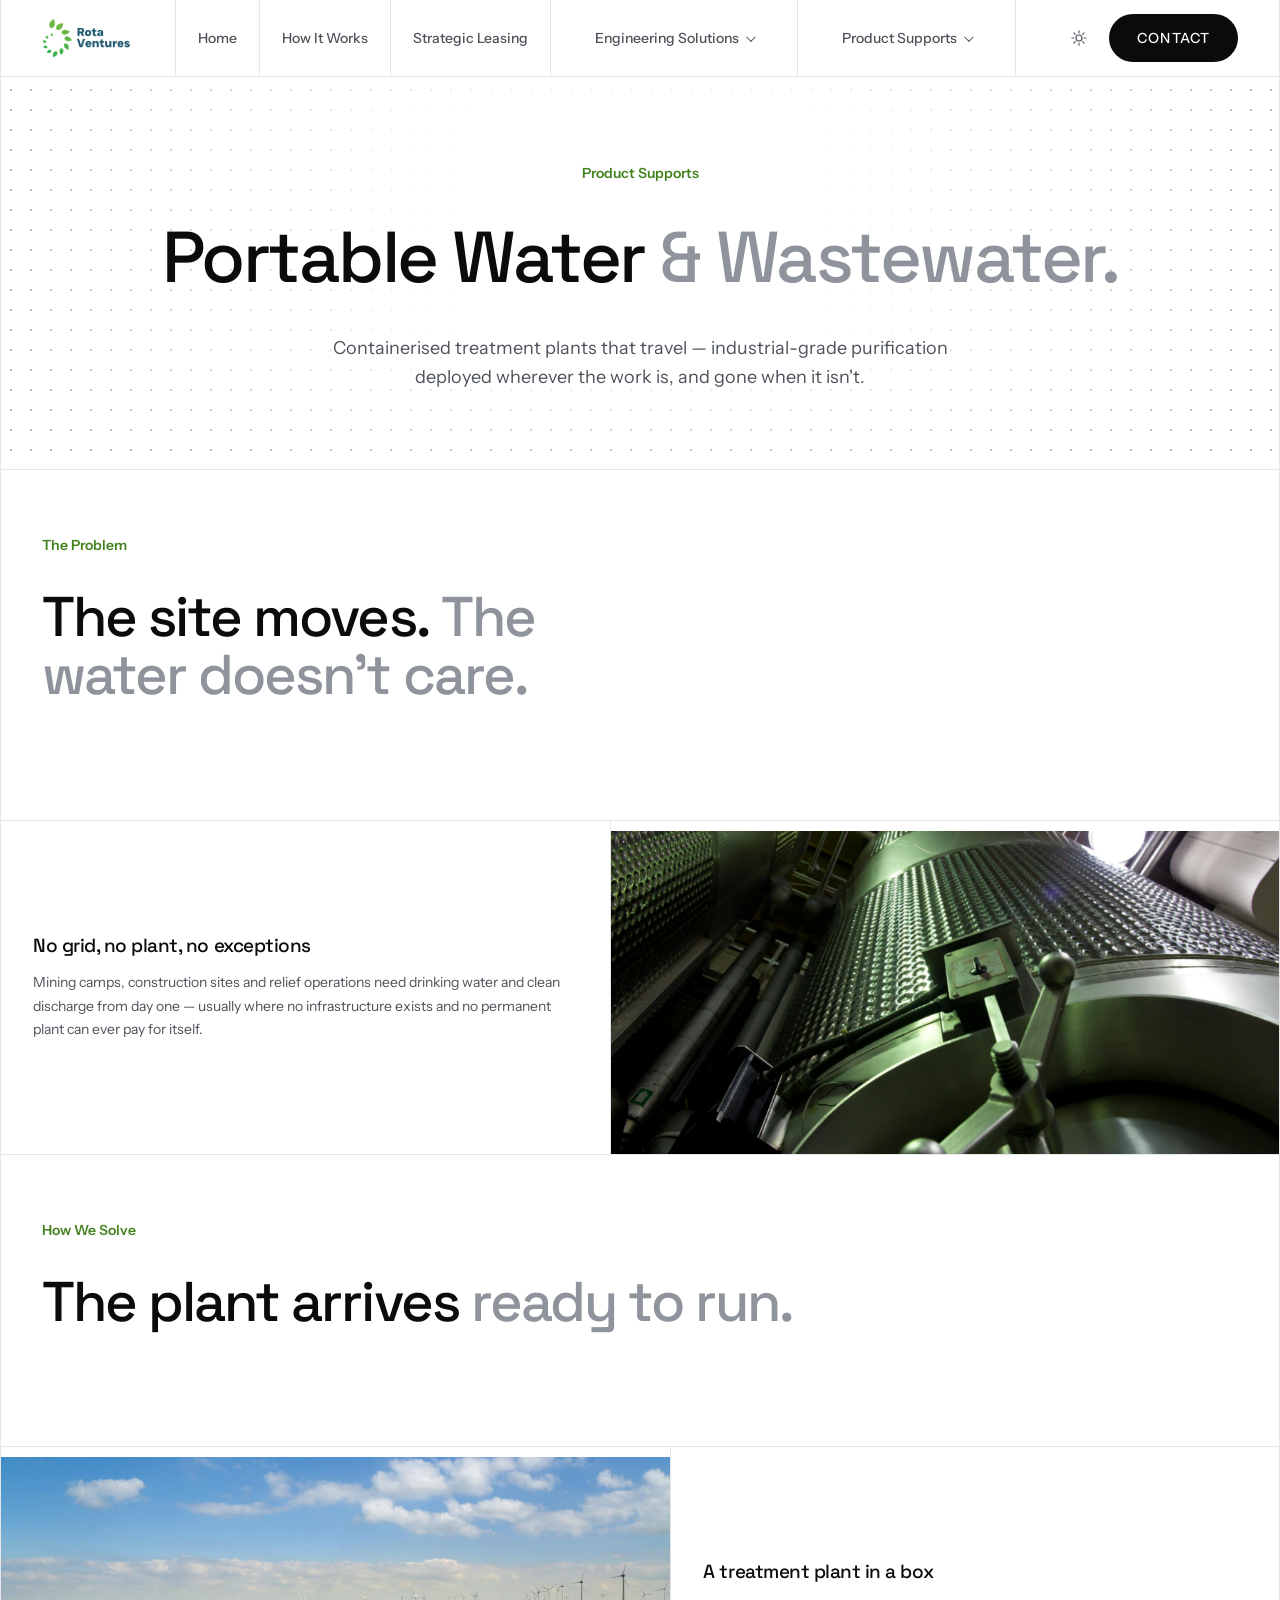
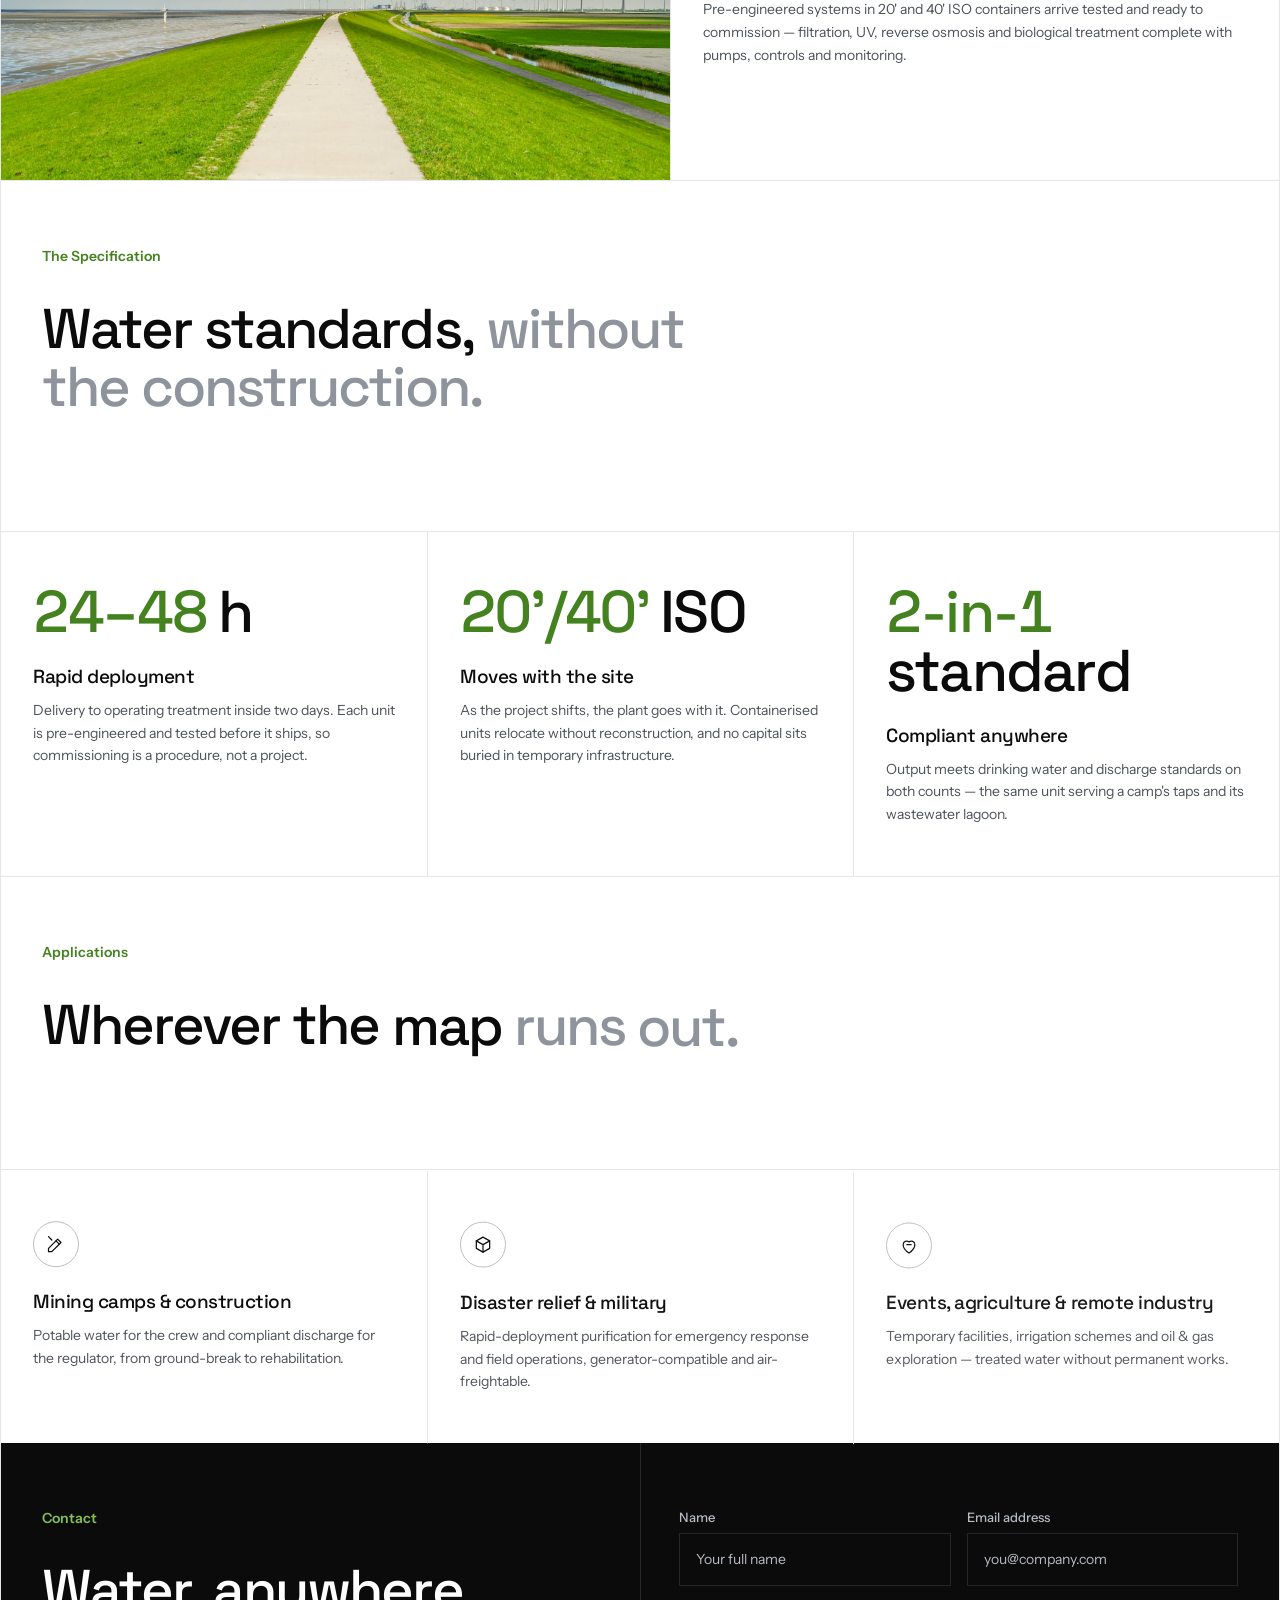
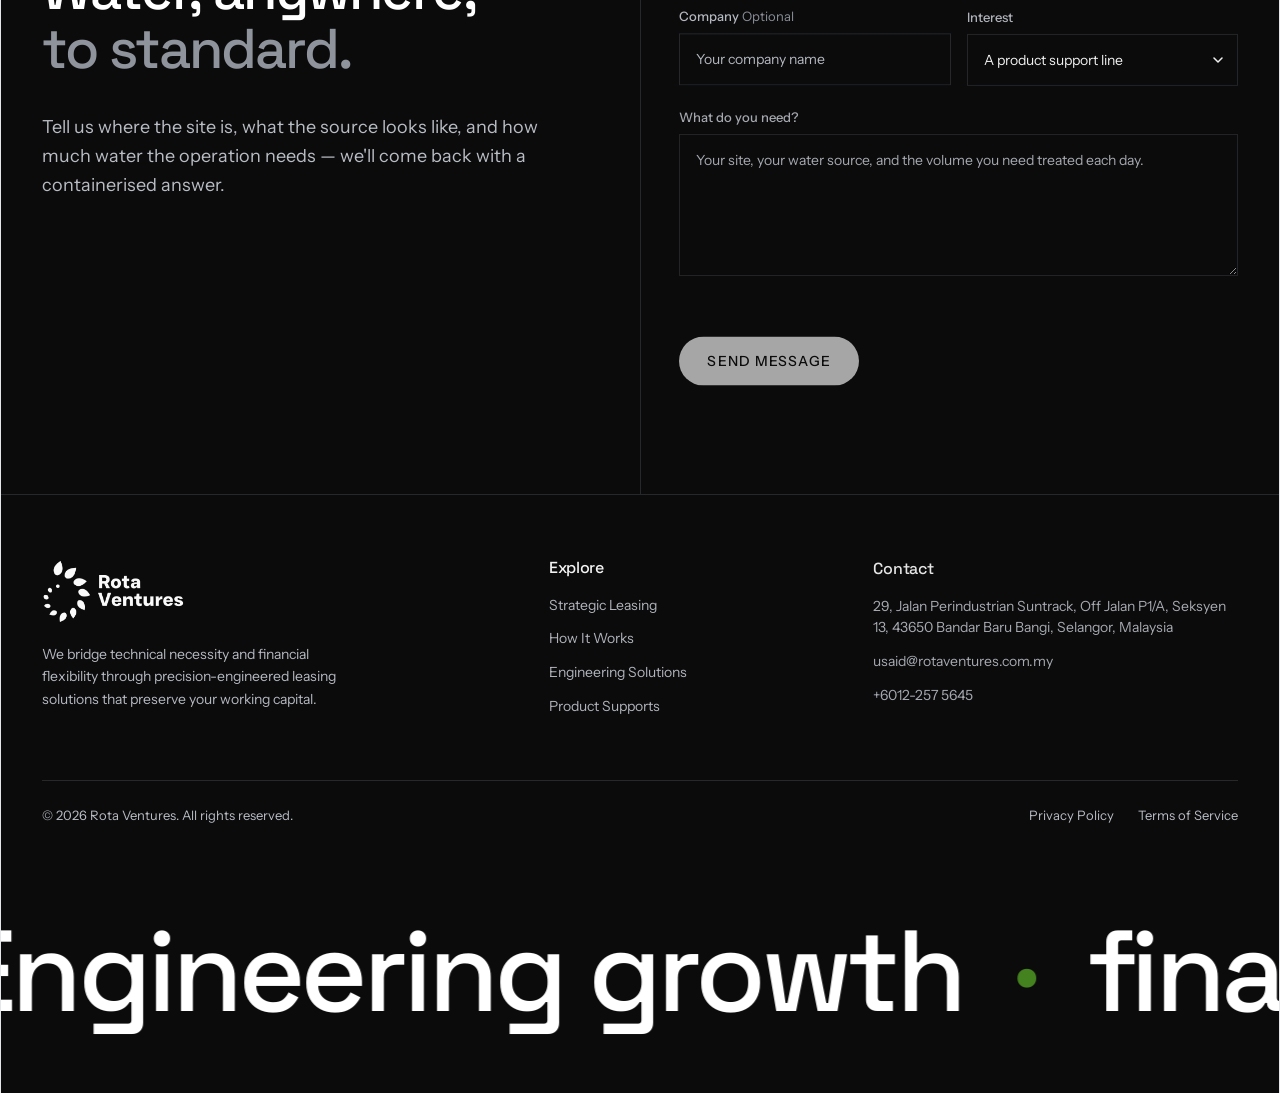
<file: portable-water.html>
<!DOCTYPE html>
<html lang="en" data-theme="light">
<head>
  <meta charset="UTF-8">
  <meta name="viewport" content="width=device-width, initial-scale=1.0">
  <title>Portable Water &amp; Wastewater — Rota Ventures</title>
  <meta name="description" content="Deployable treatment solutions engineered to provide reliable water management and filtration in remote or temporary industrial environments.">
  <meta name="color-scheme" content="light dark">
  <link rel="icon" type="image/png" href="assets/img/logo.png">
  <script>
    (function () {
      var d = document.documentElement;
      d.classList.add("js");
      try {
        var t = localStorage.getItem("rv-theme");
        if (!t) t = "light";
        d.setAttribute("data-theme", t);
      } catch (e) {}
    })();
  </script>
  <link rel="preconnect" href="https://fonts.googleapis.com">
  <link rel="preconnect" href="https://fonts.gstatic.com" crossorigin>
  <link href="https://fonts.googleapis.com/css2?family=Space+Grotesk:wght@500&family=Instrument+Sans:wght@400;500;600&display=swap" rel="stylesheet">
  <link rel="stylesheet" href="css/home.css">
  <link rel="stylesheet" href="css/page.css">
</head>
<body>
  <a class="skip-link" href="#main">Skip to content</a>

  <header class="nav" id="top">
    <div class="nav-glass">
      <nav class="shell nav-inner" aria-label="Primary">
        <button class="burger" type="button" aria-expanded="false" aria-controls="mobile-menu" aria-label="Open menu">
          <span></span><span></span>
        </button>
        <a class="wordmark" href="index.html" aria-label="Rota Ventures home">
          <img src="assets/img/logo.png" alt="Rota Ventures" width="160" height="40">
        </a>
        <div class="nav-menu">
          <a class="chip" href="index.html">Home</a>
          <a class="chip" href="how-it-works.html">How It Works</a>
          <a class="chip" href="strategic-leasing.html">Strategic Leasing</a>
          <div class="chip nav-dd">
            <button class="nav-dd-toggle" type="button" aria-expanded="false" aria-haspopup="true">Engineering Solutions<span class="nav-dd-caret" aria-hidden="true"></span></button>
            <div class="nav-dd-menu">
              <a href="combined-head-power.html">Combined Heat &amp; Power</a>
              <a href="industrial-remote-operations.html">Industrial Remote Operations</a>
            </div>
          </div>
          <div class="chip nav-dd">
            <button class="nav-dd-toggle" type="button" aria-expanded="false" aria-haspopup="true">Product Supports<span class="nav-dd-caret" aria-hidden="true"></span></button>
            <div class="nav-dd-menu">
              <a href="biomethane-compression.html">Biomethane Green Compression</a>
              <a href="portable-water.html" aria-current="page">Portable Water &amp; Wastewater</a>
              <a href="economical-pumping.html">Economical Pumping &amp; Compression</a>
              <a href="specialized-pumping.html">Specialized Pumping</a>
              <a href="water-matters.html">Water Matters</a>
              <a href="specialized-cables.html">Specialized Cables</a>
            </div>
          </div>
        </div>
        <div class="nav-actions">
          <button class="theme-toggle" type="button" aria-label="Switch colour theme">
            <svg class="icon-sun" viewBox="0 0 24 24" fill="none" stroke="currentColor" stroke-width="1.5" stroke-linecap="round" aria-hidden="true"><circle cx="12" cy="12" r="4"/><path d="M12 2.5v2.6M12 18.9v2.6M2.5 12h2.6M18.9 12h2.6M5.2 5.2l1.9 1.9M16.9 16.9l1.9 1.9M18.8 5.2l-1.9 1.9M7.1 16.9l-1.9 1.9"/></svg>
            <svg class="icon-moon" viewBox="0 0 24 24" fill="none" stroke="currentColor" stroke-width="1.5" stroke-linecap="round" stroke-linejoin="round" aria-hidden="true"><path d="M20 13.5A8 8 0 0 1 10.5 4 8 8 0 1 0 20 13.5Z"/></svg>
          </button>
          <a class="pair" href="#contact"><span class="pair-pill"><span class="pill-bloom" aria-hidden="true"><i></i><i></i><i></i></span><span class="pair-label">Contact</span><span class="pair-label" aria-hidden="true">Contact</span></span></a>
        </div>
      </nav>
    </div>
  </header>

  <div class="mobile-menu" id="mobile-menu" hidden>
    <nav class="mobile-menu-inner shell" aria-label="All pages">
      <a href="index.html">Home</a>
      <a href="how-it-works.html">How It Works</a>
      <a href="strategic-leasing.html">Strategic Leasing</a>
      <a href="combined-head-power.html">Combined Heat &amp; Power</a>
      <a href="industrial-remote-operations.html">Industrial Remote Operations</a>
      <a href="biomethane-compression.html">Biomethane Green Compression</a>
      <a href="portable-water.html" aria-current="page">Portable Water &amp; Wastewater</a>
      <a href="economical-pumping.html">Economical Pumping &amp; Compression</a>
      <a href="specialized-pumping.html">Specialized Pumping</a>
      <a href="water-matters.html">Water Matters</a>
      <a href="specialized-cables.html">Specialized Cables</a>
      <a href="#contact">Contact</a>
    </nav>
  </div>

  <div class="frame">
  <main id="main">

    <section class="page-hero">
      <div class="shell">
        <p class="eyebrow">Product Supports</p>
        <h1 class="display-sm">Portable Water <em class="tone">&amp; Wastewater.</em></h1>
        <p class="page-hero-lead">Containerised treatment plants that travel — industrial-grade purification deployed wherever the work is, and gone when it isn't.</p>
      </div>
    </section>

    <section class="band" aria-labelledby="problem-title">
      <div class="band-inner">
        <div class="band-head">
          <p class="eyebrow">The Problem</p>
          <h2 class="display-sm" id="problem-title">The site moves. <em class="tone">The water doesn't care.</em></h2>
        </div>
      </div>
    </section>

    <section class="insight-grid insight-grid--split" aria-label="The portable water problem in detail">
      <div class="insight-cell insight-cell--copy">
        <div class="insight-block">
          <h3>No grid, no plant, no exceptions</h3>
          <p>Mining camps, construction sites and relief operations need drinking water and clean discharge from day one — usually where no infrastructure exists and no permanent plant can ever pay for itself.</p>
        </div>
      </div>
      <div class="insight-cell insight-cell--media">
        <figure class="wipe insight-wipe">
          <img class="wipe-img" src="assets/img/leasing-5.png" alt="Stainless steel treatment vessels inside a process facility" loading="lazy" width="1880" height="1253">
        </figure>
      </div>
    </section>

    <section class="band" aria-labelledby="solve-title">
      <div class="band-inner">
        <div class="band-head">
          <p class="eyebrow">How We Solve</p>
          <h2 class="display-sm" id="solve-title">The plant arrives <em class="tone">ready to run.</em></h2>
        </div>
      </div>
    </section>

    <section class="insight-grid insight-grid--split insight-grid--split-flip" aria-label="How portable water solves it">
      <div class="insight-cell insight-cell--copy">
        <div class="insight-block">
          <h3>A treatment plant in a box</h3>
          <p>Pre-engineered systems in 20' and 40' ISO containers arrive tested and ready to commission — filtration, UV, reverse osmosis and biological treatment complete with pumps, controls and monitoring.</p>
        </div>
      </div>
      <div class="insight-cell insight-cell--media">
        <figure class="wipe insight-wipe">
          <img class="wipe-img" src="assets/img/vision-7.png" alt="Managed water channel and green embankment near a wind farm" loading="lazy" width="1880" height="1255">
        </figure>
      </div>
    </section>

    <section class="band" aria-labelledby="outcome-title">
      <div class="band-inner">
        <div class="band-head">
          <p class="eyebrow">The Specification</p>
          <h2 class="display-sm" id="outcome-title">Water standards, <em class="tone">without the construction.</em></h2>
        </div>
      </div>
    </section>

    <section class="values" aria-label="Portable water specifications">
      <article class="value-cell">
        <p class="stat-figure"><span class="stat-num">24–48</span><span class="stat-unit">h</span></p>
        <h3>Rapid deployment</h3>
        <p>Delivery to operating treatment inside two days. Each unit is pre-engineered and tested before it ships, so commissioning is a procedure, not a project.</p>
      </article>
      <article class="value-cell">
        <p class="stat-figure"><span class="stat-num">20'/40'</span><span class="stat-unit">ISO</span></p>
        <h3>Moves with the site</h3>
        <p>As the project shifts, the plant goes with it. Containerised units relocate without reconstruction, and no capital sits buried in temporary infrastructure.</p>
      </article>
      <article class="value-cell">
        <p class="stat-figure"><span class="stat-num">2-in-1</span><span class="stat-unit">standard</span></p>
        <h3>Compliant anywhere</h3>
        <p>Output meets drinking water and discharge standards on both counts — the same unit serving a camp's taps and its wastewater lagoon.</p>
      </article>
    </section>

    <section class="band" aria-labelledby="fit-title">
      <div class="band-inner">
        <div class="band-head">
          <p class="eyebrow">Applications</p>
          <h2 class="display-sm" id="fit-title">Wherever the map <em class="tone">runs out.</em></h2>
        </div>
      </div>
    </section>

    <section class="values" aria-label="Where portable water applies">
      <article class="value-cell">
        <span class="icon-badge" aria-hidden="true"><svg viewBox="0 0 24 24" fill="none" stroke="currentColor" stroke-width="1.5" stroke-linecap="round" stroke-linejoin="round"><path d="M14 6l4 4L7 21H3v-4z"/><path d="M12 8l4 4"/><path d="M3 3l4 4"/></svg></span>
        <h3>Mining camps &amp; construction</h3>
        <p>Potable water for the crew and compliant discharge for the regulator, from ground-break to rehabilitation.</p>
      </article>
      <article class="value-cell">
        <span class="icon-badge" aria-hidden="true"><svg viewBox="0 0 24 24" fill="none" stroke="currentColor" stroke-width="1.5" stroke-linecap="round" stroke-linejoin="round"><path d="M12 3l8 4.5v9L12 21l-8-4.5v-9z"/><path d="M12 12l8-4.5M12 12v9M12 12L4 7.5"/></svg></span>
        <h3>Disaster relief &amp; military</h3>
        <p>Rapid-deployment purification for emergency response and field operations, generator-compatible and air-freightable.</p>
      </article>
      <article class="value-cell">
        <span class="icon-badge" aria-hidden="true"><svg viewBox="0 0 24 24" fill="none" stroke="currentColor" stroke-width="1.5" stroke-linecap="round" stroke-linejoin="round"><path d="M12 21s-7-4.6-7-10a4.2 4.2 0 0 1 7-3.2A4.2 4.2 0 0 1 19 11c0 5.4-7 10-7 10z"/><path d="M9.5 11h5"/></svg></span>
        <h3>Events, agriculture &amp; remote industry</h3>
        <p>Temporary facilities, irrigation schemes and oil &amp; gas exploration — treated water without permanent works.</p>
      </article>
    </section>
  </main>

  <div class="field">
    <section class="contact-band" id="contact" aria-labelledby="contact-title">
      <div class="contact-band-inner">
        <div class="contact-band-head">
          <p class="eyebrow">Contact</p>
          <h2 class="display-sm" id="contact-title">Water, anywhere, <em class="tone">to standard.</em></h2>
          <p class="contact-lede">Tell us where the site is, what the source looks like, and how much water the operation needs — we'll come back with a containerised answer.</p>
        </div>
        <form class="contact-form" id="contact-form" novalidate>
          <div class="form-row">
            <label for="ff-name">Name</label>
            <input id="ff-name" type="text" name="name" autocomplete="name" placeholder="Your full name" required>
          </div>
          <div class="form-row">
            <label for="ff-email">Email address</label>
            <input id="ff-email" type="email" name="email" autocomplete="email" placeholder="you@company.com" required>
          </div>
          <div class="form-row">
            <label for="ff-company">Company <span class="form-optional">Optional</span></label>
            <input id="ff-company" type="text" name="company" autocomplete="organization" placeholder="Your company name">
          </div>
          <div class="form-row">
            <label for="ff-interest">Interest</label>
            <select id="ff-interest" name="interest">
              <option value="">Not sure yet</option>
              <option value="Strategic leasing">Strategic leasing</option>
              <option value="An engineering solution">An engineering solution</option>
              <option value="A product support line" selected>A product support line</option>
            </select>
          </div>
          <div class="form-row form-row--full">
            <label for="ff-message">What do you need?</label>
            <textarea id="ff-message" name="message" rows="5" placeholder="Your site, your water source, and the volume you need treated each day." required></textarea>
          </div>
          <p class="form-status" role="status" aria-live="polite"></p>
          <button class="pair pair--submit" type="submit"><span class="pair-pill"><span class="pill-bloom" aria-hidden="true"><i></i><i></i><i></i></span><span class="pair-label">Send message</span><span class="pair-label" aria-hidden="true">Send message</span></span></button>
        </form>
      </div>
    </section>

    <footer class="footer">
      <div class="shell">
        <div class="footer-grid">
          <div class="footer-brand">
            <img class="footer-logo" src="assets/img/logo.png" alt="Rota Ventures" width="143" height="64">
            <p>We bridge technical necessity and financial flexibility through precision-engineered leasing solutions that preserve your working capital.</p>
          </div>
          <nav class="footer-col" aria-label="Quick links">
            <h3>Explore</h3>
            <ul>
              <li><a href="strategic-leasing.html">Strategic Leasing</a></li>
              <li><a href="how-it-works.html">How It Works</a></li>
              <li><a href="combined-head-power.html">Engineering Solutions</a></li>
              <li><a href="biomethane-compression.html">Product Supports</a></li>
            </ul>
          </nav>
          <div class="footer-col">
            <h3>Contact</h3>
            <ul>
              <li><address>29, Jalan Perindustrian Suntrack, Off Jalan P1/A, Seksyen 13, 43650 Bandar Baru Bangi, Selangor, Malaysia</address></li>
              <li><a href="mailto:usaid@rotaventures.com.my">usaid@rotaventures.com.my</a></li>
              <li><a href="tel:+60122575645">+6012-257 5645</a></li>
            </ul>
          </div>
        </div>
        <div class="footer-bottom">
          <p>© 2026 Rota Ventures. All rights reserved.</p>
          <div class="footer-legal">
            <a href="#">Privacy Policy</a>
            <a href="#">Terms of Service</a>
          </div>
        </div>
      </div>
    </footer>

    <div class="marquee" aria-hidden="true">
      <div class="marquee-track">
        <span class="marquee-seq">Engineering growth <em>·</em> financing reality <em>·</em> sustainable infrastructure <em>·</em> </span>
      </div>
    </div>
  </div>
  </div>

  <script src="assets/js/vendor/gsap.min.js"></script>
  <script src="assets/js/vendor/ScrollTrigger.min.js"></script>
  <script src="assets/js/vendor/lenis.min.js"></script>
  <script src="assets/js/vendor/motion.min.js"></script>
  <script src="js/page.js"></script>
</body>
</html>
</file>
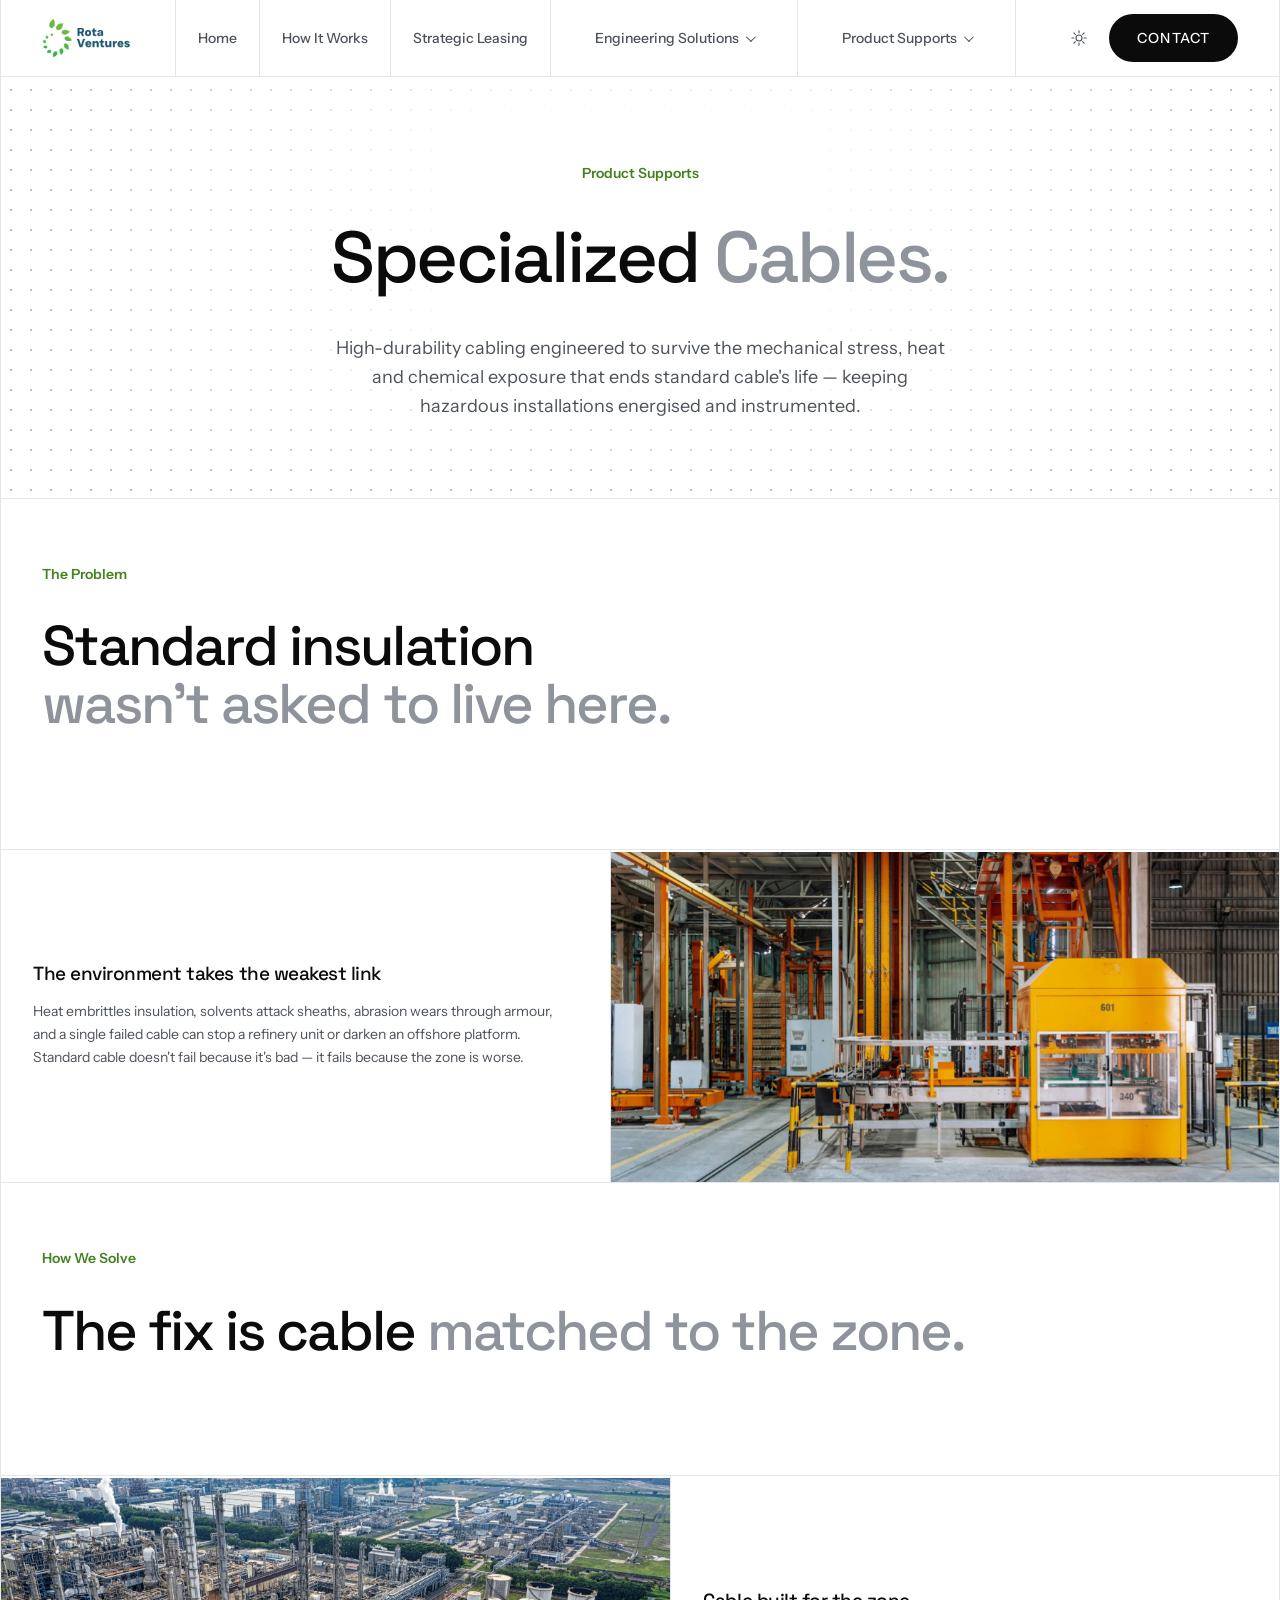
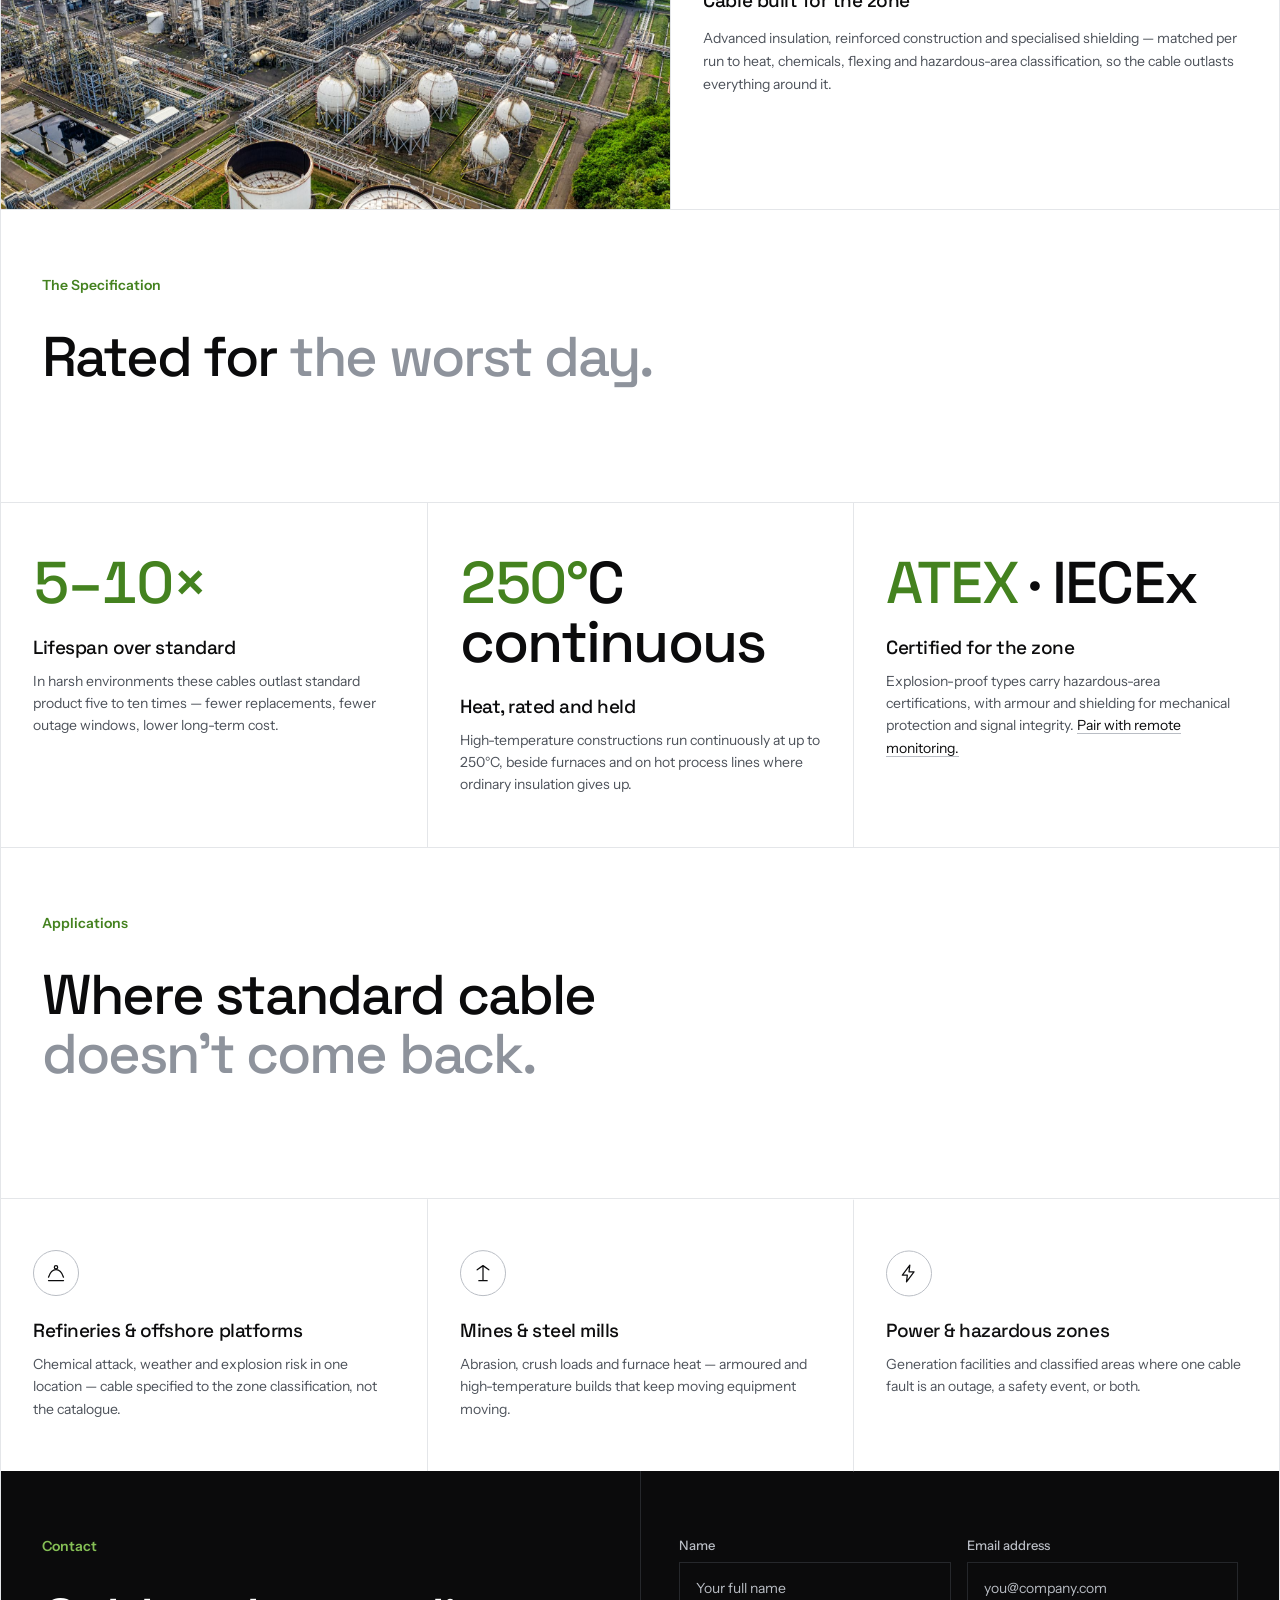
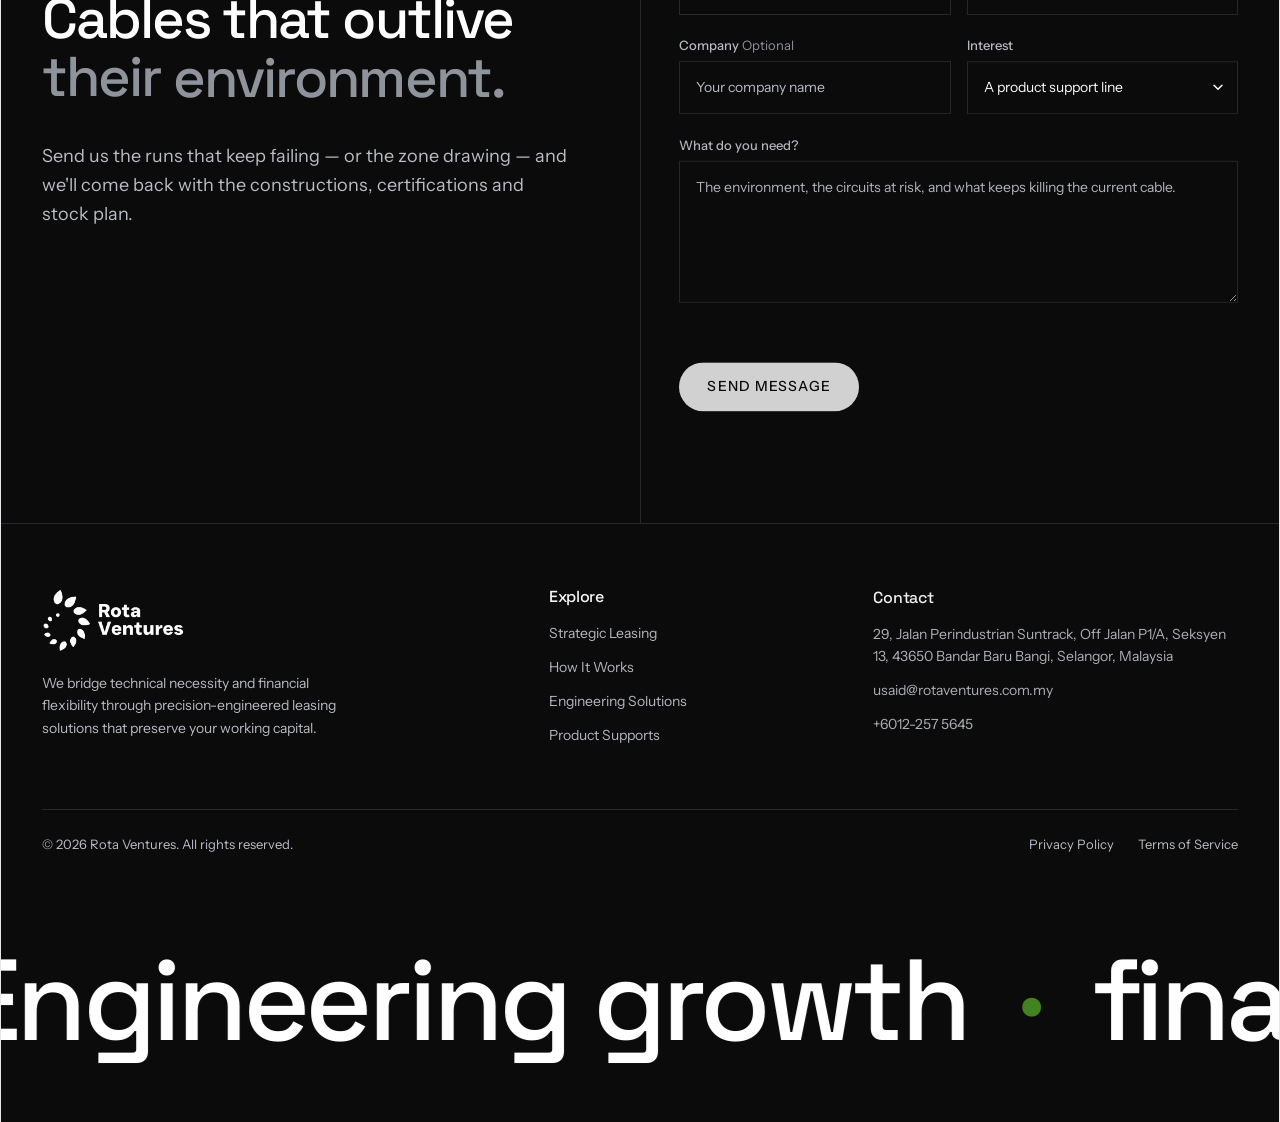
<file: specialized-cables.html>
<!DOCTYPE html>
<html lang="en" data-theme="light">
<head>
  <meta charset="UTF-8">
  <meta name="viewport" content="width=device-width, initial-scale=1.0">
  <title>Specialized Cables — Rota Ventures</title>
  <meta name="description" content="High-durability cabling solutions designed to withstand extreme mechanical stress, heat, and chemical exposure in hazardous zones.">
  <meta name="color-scheme" content="light dark">
  <link rel="icon" type="image/png" href="assets/img/logo.png">
  <script>
    (function () {
      var d = document.documentElement;
      d.classList.add("js");
      try {
        var t = localStorage.getItem("rv-theme");
        if (!t) t = "light";
        d.setAttribute("data-theme", t);
      } catch (e) {}
    })();
  </script>
  <link rel="preconnect" href="https://fonts.googleapis.com">
  <link rel="preconnect" href="https://fonts.gstatic.com" crossorigin>
  <link href="https://fonts.googleapis.com/css2?family=Space+Grotesk:wght@500&family=Instrument+Sans:wght@400;500;600&display=swap" rel="stylesheet">
  <link rel="stylesheet" href="css/home.css">
  <link rel="stylesheet" href="css/page.css">
</head>
<body>
  <a class="skip-link" href="#main">Skip to content</a>

  <header class="nav" id="top">
    <div class="nav-glass">
      <nav class="shell nav-inner" aria-label="Primary">
        <button class="burger" type="button" aria-expanded="false" aria-controls="mobile-menu" aria-label="Open menu">
          <span></span><span></span>
        </button>
        <a class="wordmark" href="index.html" aria-label="Rota Ventures home">
          <img src="assets/img/logo.png" alt="Rota Ventures" width="160" height="40">
        </a>
        <div class="nav-menu">
          <a class="chip" href="index.html">Home</a>
          <a class="chip" href="how-it-works.html">How It Works</a>
          <a class="chip" href="strategic-leasing.html">Strategic Leasing</a>
          <div class="chip nav-dd">
            <button class="nav-dd-toggle" type="button" aria-expanded="false" aria-haspopup="true">Engineering Solutions<span class="nav-dd-caret" aria-hidden="true"></span></button>
            <div class="nav-dd-menu">
              <a href="combined-head-power.html">Combined Heat &amp; Power</a>
              <a href="industrial-remote-operations.html">Industrial Remote Operations</a>
            </div>
          </div>
          <div class="chip nav-dd">
            <button class="nav-dd-toggle" type="button" aria-expanded="false" aria-haspopup="true">Product Supports<span class="nav-dd-caret" aria-hidden="true"></span></button>
            <div class="nav-dd-menu">
              <a href="biomethane-compression.html">Biomethane Green Compression</a>
              <a href="portable-water.html">Portable Water &amp; Wastewater</a>
              <a href="economical-pumping.html">Economical Pumping &amp; Compression</a>
              <a href="specialized-pumping.html">Specialized Pumping</a>
              <a href="water-matters.html">Water Matters</a>
              <a href="specialized-cables.html" aria-current="page">Specialized Cables</a>
            </div>
          </div>
        </div>
        <div class="nav-actions">
          <button class="theme-toggle" type="button" aria-label="Switch colour theme">
            <svg class="icon-sun" viewBox="0 0 24 24" fill="none" stroke="currentColor" stroke-width="1.5" stroke-linecap="round" aria-hidden="true"><circle cx="12" cy="12" r="4"/><path d="M12 2.5v2.6M12 18.9v2.6M2.5 12h2.6M18.9 12h2.6M5.2 5.2l1.9 1.9M16.9 16.9l1.9 1.9M18.8 5.2l-1.9 1.9M7.1 16.9l-1.9 1.9"/></svg>
            <svg class="icon-moon" viewBox="0 0 24 24" fill="none" stroke="currentColor" stroke-width="1.5" stroke-linecap="round" stroke-linejoin="round" aria-hidden="true"><path d="M20 13.5A8 8 0 0 1 10.5 4 8 8 0 1 0 20 13.5Z"/></svg>
          </button>
          <a class="pair" href="#contact"><span class="pair-pill"><span class="pill-bloom" aria-hidden="true"><i></i><i></i><i></i></span><span class="pair-label">Contact</span><span class="pair-label" aria-hidden="true">Contact</span></span></a>
        </div>
      </nav>
    </div>
  </header>

  <div class="mobile-menu" id="mobile-menu" hidden>
    <nav class="mobile-menu-inner shell" aria-label="All pages">
      <a href="index.html">Home</a>
      <a href="how-it-works.html">How It Works</a>
      <a href="strategic-leasing.html">Strategic Leasing</a>
      <a href="combined-head-power.html">Combined Heat &amp; Power</a>
      <a href="industrial-remote-operations.html">Industrial Remote Operations</a>
      <a href="biomethane-compression.html">Biomethane Green Compression</a>
      <a href="portable-water.html">Portable Water &amp; Wastewater</a>
      <a href="economical-pumping.html">Economical Pumping &amp; Compression</a>
      <a href="specialized-pumping.html">Specialized Pumping</a>
      <a href="water-matters.html">Water Matters</a>
      <a href="specialized-cables.html" aria-current="page">Specialized Cables</a>
      <a href="#contact">Contact</a>
    </nav>
  </div>

  <div class="frame">
  <main id="main">

    <section class="page-hero">
      <div class="shell">
        <p class="eyebrow">Product Supports</p>
        <h1 class="display-sm">Specialized <em class="tone">Cables.</em></h1>
        <p class="page-hero-lead">High-durability cabling engineered to survive the mechanical stress, heat and chemical exposure that ends standard cable's life — keeping hazardous installations energised and instrumented.</p>
      </div>
    </section>

    <section class="band" aria-labelledby="problem-title">
      <div class="band-inner">
        <div class="band-head">
          <p class="eyebrow">The Problem</p>
          <h2 class="display-sm" id="problem-title">Standard insulation <em class="tone">wasn't asked to live here.</em></h2>
        </div>
      </div>
    </section>

    <section class="insight-grid insight-grid--split" aria-label="The specialized cables problem in detail">
      <div class="insight-cell insight-cell--copy">
        <div class="insight-block">
          <h3>The environment takes the weakest link</h3>
          <p>Heat embrittles insulation, solvents attack sheaths, abrasion wears through armour, and a single failed cable can stop a refinery unit or darken an offshore platform. Standard cable doesn't fail because it's bad — it fails because the zone is worse.</p>
        </div>
      </div>
      <div class="insight-cell insight-cell--media">
        <figure class="wipe insight-wipe">
          <img class="wipe-img" src="assets/img/hero-2.png" alt="Heavy plant machinery and cabling in an industrial installation" loading="lazy" width="1880" height="1253">
        </figure>
      </div>
    </section>

    <section class="band" aria-labelledby="solve-title">
      <div class="band-inner">
        <div class="band-head">
          <p class="eyebrow">How We Solve</p>
          <h2 class="display-sm" id="solve-title">The fix is cable <em class="tone">matched to the zone.</em></h2>
        </div>
      </div>
    </section>

    <section class="insight-grid insight-grid--split insight-grid--split-flip" aria-label="How specialized cables solves it">
      <div class="insight-cell insight-cell--copy">
        <div class="insight-block">
          <h3>Cable built for the zone</h3>
          <p>Advanced insulation, reinforced construction and specialised shielding — matched per run to heat, chemicals, flexing and hazardous-area classification, so the cable outlasts everything around it.</p>
        </div>
      </div>
      <div class="insight-cell insight-cell--media">
        <figure class="wipe insight-wipe">
          <img class="wipe-img" src="assets/img/vision-5.png" alt="Pipework and stacks of a petrochemical complex" loading="lazy" width="1880" height="1255">
        </figure>
      </div>
    </section>

    <section class="band" aria-labelledby="outcome-title">
      <div class="band-inner">
        <div class="band-head">
          <p class="eyebrow">The Specification</p>
          <h2 class="display-sm" id="outcome-title">Rated for <em class="tone">the worst day.</em></h2>
        </div>
      </div>
    </section>

    <section class="values" aria-label="Specialized cable specifications">
      <article class="value-cell">
        <p class="stat-figure"><span class="stat-num">5–10×</span></p>
        <h3>Lifespan over standard</h3>
        <p>In harsh environments these cables outlast standard product five to ten times — fewer replacements, fewer outage windows, lower long-term cost.</p>
      </article>
      <article class="value-cell">
        <p class="stat-figure"><span class="stat-num">250°<span class="stat-unit">C</span></span><span class="stat-unit">continuous</span></p>
        <h3>Heat, rated and held</h3>
        <p>High-temperature constructions run continuously at up to 250°C, beside furnaces and on hot process lines where ordinary insulation gives up.</p>
      </article>
      <article class="value-cell">
        <p class="stat-figure"><span class="stat-num">ATEX</span><span class="stat-unit">· IECEx</span></p>
        <h3>Certified for the zone</h3>
        <p>Explosion-proof types carry hazardous-area certifications, with armour and shielding for mechanical protection and signal integrity. <a class="text-link" href="industrial-remote-operations.html">Pair with remote monitoring.</a></p>
      </article>
    </section>

    <section class="band" aria-labelledby="fit-title">
      <div class="band-inner">
        <div class="band-head">
          <p class="eyebrow">Applications</p>
          <h2 class="display-sm" id="fit-title">Where standard cable <em class="tone">doesn't come back.</em></h2>
        </div>
      </div>
    </section>

    <section class="values" aria-label="Where specialized cables apply">
      <article class="value-cell">
        <span class="icon-badge" aria-hidden="true"><svg viewBox="0 0 24 24" fill="none" stroke="currentColor" stroke-width="1.5" stroke-linecap="round" stroke-linejoin="round"><path d="M3 17c2-6 5-9 9-9s7 3 9 9"/><path d="M3 21h18"/><circle cx="12" cy="5" r="2"/></svg></span>
        <h3>Refineries &amp; offshore platforms</h3>
        <p>Chemical attack, weather and explosion risk in one location — cable specified to the zone classification, not the catalogue.</p>
      </article>
      <article class="value-cell">
        <span class="icon-badge" aria-hidden="true"><svg viewBox="0 0 24 24" fill="none" stroke="currentColor" stroke-width="1.5" stroke-linecap="round" stroke-linejoin="round"><path d="M12 3v18M5 8l7-5 7 5M7 21h10"/></svg></span>
        <h3>Mines &amp; steel mills</h3>
        <p>Abrasion, crush loads and furnace heat — armoured and high-temperature builds that keep moving equipment moving.</p>
      </article>
      <article class="value-cell">
        <span class="icon-badge" aria-hidden="true"><svg viewBox="0 0 24 24" fill="none" stroke="currentColor" stroke-width="1.5" stroke-linecap="round" stroke-linejoin="round"><path d="M13 2 4 14h6l-1 8 9-12h-6l1-8Z"/></svg></span>
        <h3>Power &amp; hazardous zones</h3>
        <p>Generation facilities and classified areas where one cable fault is an outage, a safety event, or both.</p>
      </article>
    </section>
  </main>

  <div class="field">
    <section class="contact-band" id="contact" aria-labelledby="contact-title">
      <div class="contact-band-inner">
        <div class="contact-band-head">
          <p class="eyebrow">Contact</p>
          <h2 class="display-sm" id="contact-title">Cables that outlive <em class="tone">their environment.</em></h2>
          <p class="contact-lede">Send us the runs that keep failing — or the zone drawing — and we'll come back with the constructions, certifications and stock plan.</p>
        </div>
        <form class="contact-form" id="contact-form" novalidate>
          <div class="form-row">
            <label for="ff-name">Name</label>
            <input id="ff-name" type="text" name="name" autocomplete="name" placeholder="Your full name" required>
          </div>
          <div class="form-row">
            <label for="ff-email">Email address</label>
            <input id="ff-email" type="email" name="email" autocomplete="email" placeholder="you@company.com" required>
          </div>
          <div class="form-row">
            <label for="ff-company">Company <span class="form-optional">Optional</span></label>
            <input id="ff-company" type="text" name="company" autocomplete="organization" placeholder="Your company name">
          </div>
          <div class="form-row">
            <label for="ff-interest">Interest</label>
            <select id="ff-interest" name="interest">
              <option value="">Not sure yet</option>
              <option value="Strategic leasing">Strategic leasing</option>
              <option value="An engineering solution">An engineering solution</option>
              <option value="A product support line" selected>A product support line</option>
            </select>
          </div>
          <div class="form-row form-row--full">
            <label for="ff-message">What do you need?</label>
            <textarea id="ff-message" name="message" rows="5" placeholder="The environment, the circuits at risk, and what keeps killing the current cable." required></textarea>
          </div>
          <p class="form-status" role="status" aria-live="polite"></p>
          <button class="pair pair--submit" type="submit"><span class="pair-pill"><span class="pill-bloom" aria-hidden="true"><i></i><i></i><i></i></span><span class="pair-label">Send message</span><span class="pair-label" aria-hidden="true">Send message</span></span></button>
        </form>
      </div>
    </section>

    <footer class="footer">
      <div class="shell">
        <div class="footer-grid">
          <div class="footer-brand">
            <img class="footer-logo" src="assets/img/logo.png" alt="Rota Ventures" width="143" height="64">
            <p>We bridge technical necessity and financial flexibility through precision-engineered leasing solutions that preserve your working capital.</p>
          </div>
          <nav class="footer-col" aria-label="Quick links">
            <h3>Explore</h3>
            <ul>
              <li><a href="strategic-leasing.html">Strategic Leasing</a></li>
              <li><a href="how-it-works.html">How It Works</a></li>
              <li><a href="combined-head-power.html">Engineering Solutions</a></li>
              <li><a href="biomethane-compression.html">Product Supports</a></li>
            </ul>
          </nav>
          <div class="footer-col">
            <h3>Contact</h3>
            <ul>
              <li><address>29, Jalan Perindustrian Suntrack, Off Jalan P1/A, Seksyen 13, 43650 Bandar Baru Bangi, Selangor, Malaysia</address></li>
              <li><a href="mailto:usaid@rotaventures.com.my">usaid@rotaventures.com.my</a></li>
              <li><a href="tel:+60122575645">+6012-257 5645</a></li>
            </ul>
          </div>
        </div>
        <div class="footer-bottom">
          <p>© 2026 Rota Ventures. All rights reserved.</p>
          <div class="footer-legal">
            <a href="#">Privacy Policy</a>
            <a href="#">Terms of Service</a>
          </div>
        </div>
      </div>
    </footer>

    <div class="marquee" aria-hidden="true">
      <div class="marquee-track">
        <span class="marquee-seq">Engineering growth <em>·</em> financing reality <em>·</em> sustainable infrastructure <em>·</em> </span>
      </div>
    </div>
  </div>
  </div>

  <script src="assets/js/vendor/gsap.min.js"></script>
  <script src="assets/js/vendor/ScrollTrigger.min.js"></script>
  <script src="assets/js/vendor/lenis.min.js"></script>
  <script src="assets/js/vendor/motion.min.js"></script>
  <script src="js/page.js"></script>
</body>
</html>
</file>
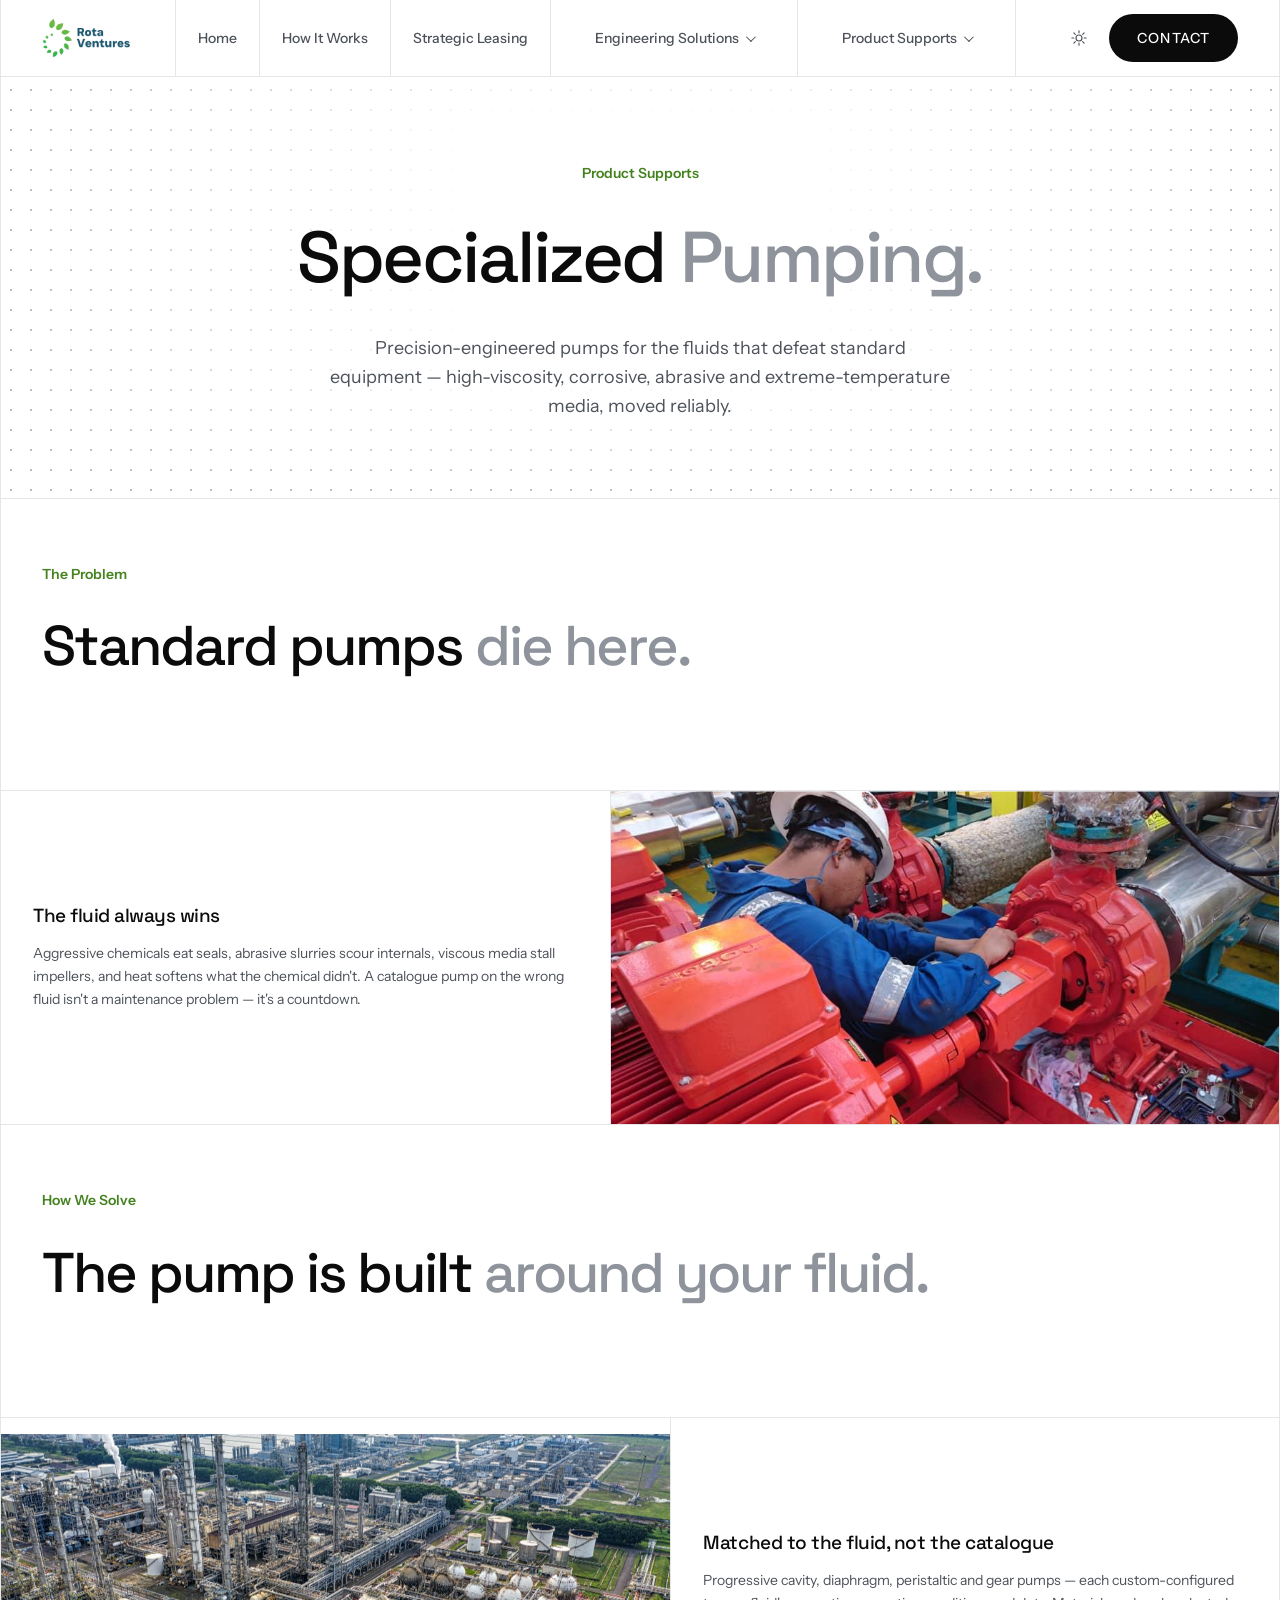
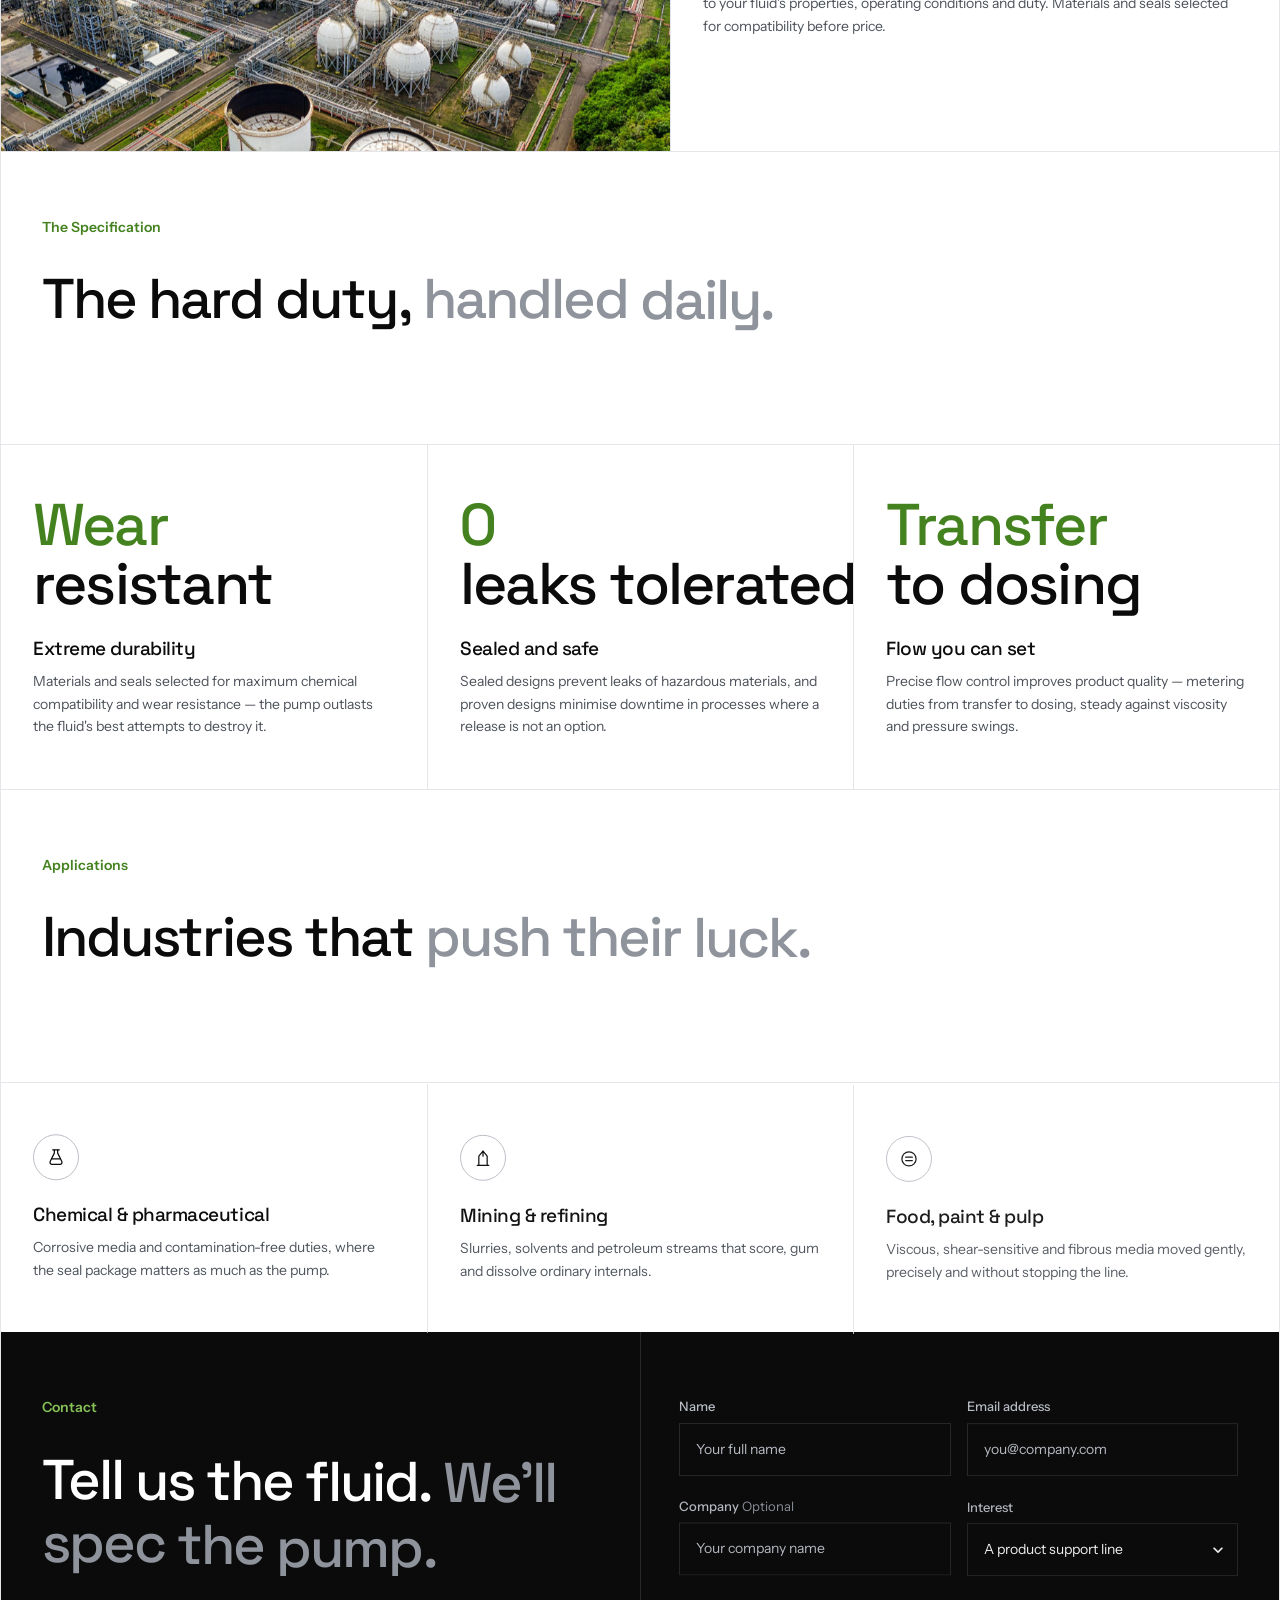
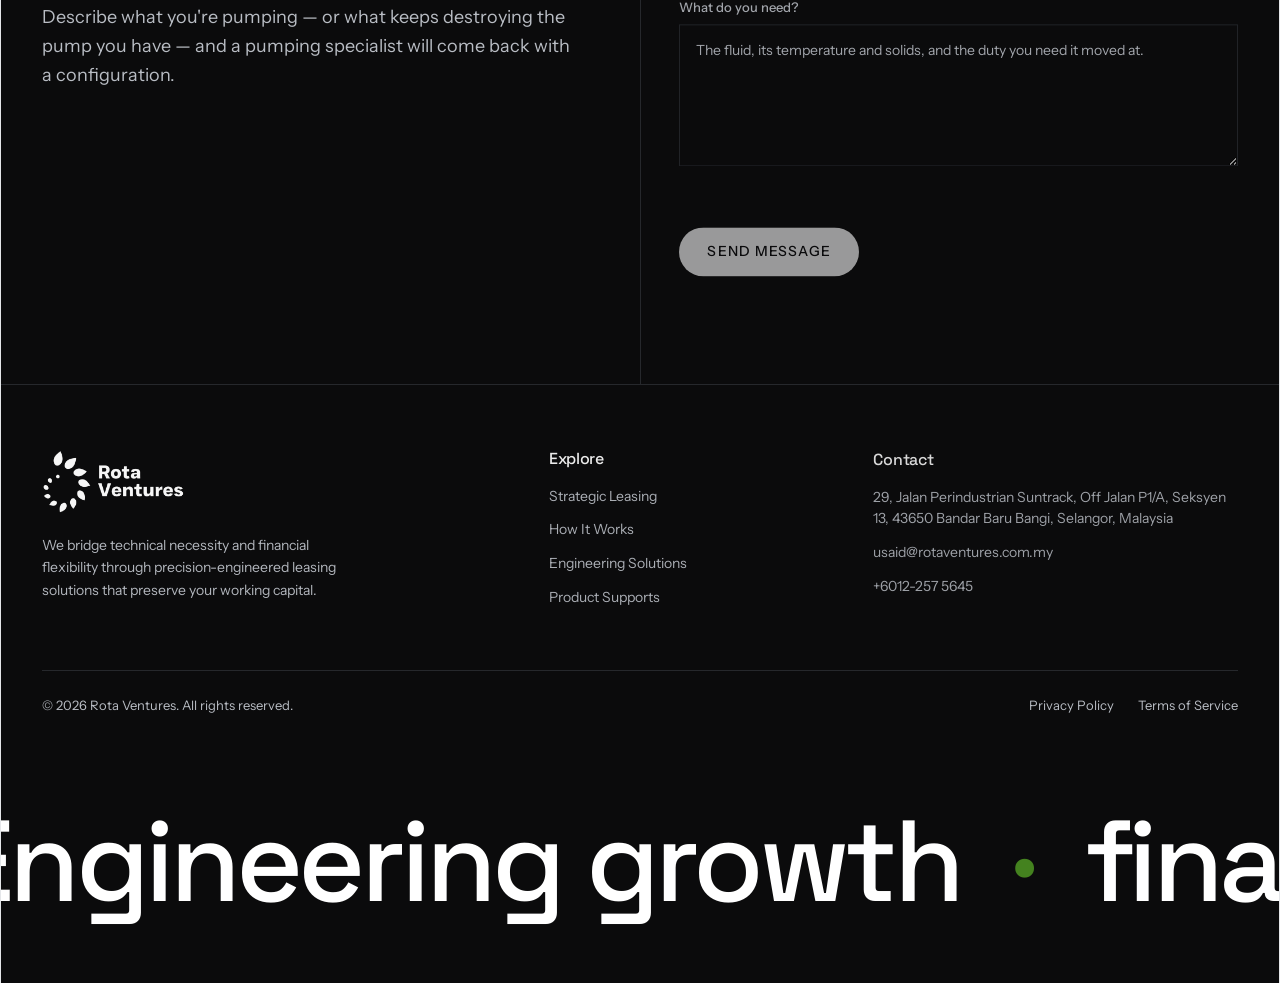
<file: specialized-pumping.html>
<!DOCTYPE html>
<html lang="en" data-theme="light">
<head>
  <meta charset="UTF-8">
  <meta name="viewport" content="width=device-width, initial-scale=1.0">
  <title>Specialized Pumping — Rota Ventures</title>
  <meta name="description" content="Precision-engineered pumping solutions tailored for high-viscosity, corrosive, or extreme-temperature fluid transport across diverse industries.">
  <meta name="color-scheme" content="light dark">
  <link rel="icon" type="image/png" href="assets/img/logo.png">
  <script>
    (function () {
      var d = document.documentElement;
      d.classList.add("js");
      try {
        var t = localStorage.getItem("rv-theme");
        if (!t) t = "light";
        d.setAttribute("data-theme", t);
      } catch (e) {}
    })();
  </script>
  <link rel="preconnect" href="https://fonts.googleapis.com">
  <link rel="preconnect" href="https://fonts.gstatic.com" crossorigin>
  <link href="https://fonts.googleapis.com/css2?family=Space+Grotesk:wght@500&family=Instrument+Sans:wght@400;500;600&display=swap" rel="stylesheet">
  <link rel="stylesheet" href="css/home.css">
  <link rel="stylesheet" href="css/page.css">
</head>
<body>
  <a class="skip-link" href="#main">Skip to content</a>

  <header class="nav" id="top">
    <div class="nav-glass">
      <nav class="shell nav-inner" aria-label="Primary">
        <button class="burger" type="button" aria-expanded="false" aria-controls="mobile-menu" aria-label="Open menu">
          <span></span><span></span>
        </button>
        <a class="wordmark" href="index.html" aria-label="Rota Ventures home">
          <img src="assets/img/logo.png" alt="Rota Ventures" width="160" height="40">
        </a>
        <div class="nav-menu">
          <a class="chip" href="index.html">Home</a>
          <a class="chip" href="how-it-works.html">How It Works</a>
          <a class="chip" href="strategic-leasing.html">Strategic Leasing</a>
          <div class="chip nav-dd">
            <button class="nav-dd-toggle" type="button" aria-expanded="false" aria-haspopup="true">Engineering Solutions<span class="nav-dd-caret" aria-hidden="true"></span></button>
            <div class="nav-dd-menu">
              <a href="combined-head-power.html">Combined Heat &amp; Power</a>
              <a href="industrial-remote-operations.html">Industrial Remote Operations</a>
            </div>
          </div>
          <div class="chip nav-dd">
            <button class="nav-dd-toggle" type="button" aria-expanded="false" aria-haspopup="true">Product Supports<span class="nav-dd-caret" aria-hidden="true"></span></button>
            <div class="nav-dd-menu">
              <a href="biomethane-compression.html">Biomethane Green Compression</a>
              <a href="portable-water.html">Portable Water &amp; Wastewater</a>
              <a href="economical-pumping.html">Economical Pumping &amp; Compression</a>
              <a href="specialized-pumping.html" aria-current="page">Specialized Pumping</a>
              <a href="water-matters.html">Water Matters</a>
              <a href="specialized-cables.html">Specialized Cables</a>
            </div>
          </div>
        </div>
        <div class="nav-actions">
          <button class="theme-toggle" type="button" aria-label="Switch colour theme">
            <svg class="icon-sun" viewBox="0 0 24 24" fill="none" stroke="currentColor" stroke-width="1.5" stroke-linecap="round" aria-hidden="true"><circle cx="12" cy="12" r="4"/><path d="M12 2.5v2.6M12 18.9v2.6M2.5 12h2.6M18.9 12h2.6M5.2 5.2l1.9 1.9M16.9 16.9l1.9 1.9M18.8 5.2l-1.9 1.9M7.1 16.9l-1.9 1.9"/></svg>
            <svg class="icon-moon" viewBox="0 0 24 24" fill="none" stroke="currentColor" stroke-width="1.5" stroke-linecap="round" stroke-linejoin="round" aria-hidden="true"><path d="M20 13.5A8 8 0 0 1 10.5 4 8 8 0 1 0 20 13.5Z"/></svg>
          </button>
          <a class="pair" href="#contact"><span class="pair-pill"><span class="pill-bloom" aria-hidden="true"><i></i><i></i><i></i></span><span class="pair-label">Contact</span><span class="pair-label" aria-hidden="true">Contact</span></span></a>
        </div>
      </nav>
    </div>
  </header>

  <div class="mobile-menu" id="mobile-menu" hidden>
    <nav class="mobile-menu-inner shell" aria-label="All pages">
      <a href="index.html">Home</a>
      <a href="how-it-works.html">How It Works</a>
      <a href="strategic-leasing.html">Strategic Leasing</a>
      <a href="combined-head-power.html">Combined Heat &amp; Power</a>
      <a href="industrial-remote-operations.html">Industrial Remote Operations</a>
      <a href="biomethane-compression.html">Biomethane Green Compression</a>
      <a href="portable-water.html">Portable Water &amp; Wastewater</a>
      <a href="economical-pumping.html">Economical Pumping &amp; Compression</a>
      <a href="specialized-pumping.html" aria-current="page">Specialized Pumping</a>
      <a href="water-matters.html">Water Matters</a>
      <a href="specialized-cables.html">Specialized Cables</a>
      <a href="#contact">Contact</a>
    </nav>
  </div>

  <div class="frame">
  <main id="main">

    <section class="page-hero">
      <div class="shell">
        <p class="eyebrow">Product Supports</p>
        <h1 class="display-sm">Specialized <em class="tone">Pumping.</em></h1>
        <p class="page-hero-lead">Precision-engineered pumps for the fluids that defeat standard equipment — high-viscosity, corrosive, abrasive and extreme-temperature media, moved reliably.</p>
      </div>
    </section>

    <section class="band" aria-labelledby="problem-title">
      <div class="band-inner">
        <div class="band-head">
          <p class="eyebrow">The Problem</p>
          <h2 class="display-sm" id="problem-title">Standard pumps <em class="tone">die here.</em></h2>
        </div>
      </div>
    </section>

    <section class="insight-grid insight-grid--split" aria-label="The specialized pumping problem in detail">
      <div class="insight-cell insight-cell--copy">
        <div class="insight-block">
          <h3>The fluid always wins</h3>
          <p>Aggressive chemicals eat seals, abrasive slurries scour internals, viscous media stall impellers, and heat softens what the chemical didn't. A catalogue pump on the wrong fluid isn't a maintenance problem — it's a countdown.</p>
        </div>
      </div>
      <div class="insight-cell insight-cell--media">
        <figure class="wipe insight-wipe">
          <img class="wipe-img" src="assets/img/engineering-2.png" alt="Rota Ventures engineer servicing a pumping installation on site" loading="lazy" width="960" height="540">
        </figure>
      </div>
    </section>

    <section class="band" aria-labelledby="solve-title">
      <div class="band-inner">
        <div class="band-head">
          <p class="eyebrow">How We Solve</p>
          <h2 class="display-sm" id="solve-title">The pump is built <em class="tone">around your fluid.</em></h2>
        </div>
      </div>
    </section>

    <section class="insight-grid insight-grid--split insight-grid--split-flip" aria-label="How specialized pumping solves it">
      <div class="insight-cell insight-cell--copy">
        <div class="insight-block">
          <h3>Matched to the fluid, not the catalogue</h3>
          <p>Progressive cavity, diaphragm, peristaltic and gear pumps — each custom-configured to your fluid's properties, operating conditions and duty. Materials and seals selected for compatibility before price.</p>
        </div>
      </div>
      <div class="insight-cell insight-cell--media">
        <figure class="wipe insight-wipe">
          <img class="wipe-img" src="assets/img/vision-5.png" alt="Pipework and columns of a large processing complex" loading="lazy" width="1880" height="1255">
        </figure>
      </div>
    </section>

    <section class="band" aria-labelledby="outcome-title">
      <div class="band-inner">
        <div class="band-head">
          <p class="eyebrow">The Specification</p>
          <h2 class="display-sm" id="outcome-title">The hard duty, <em class="tone">handled daily.</em></h2>
        </div>
      </div>
    </section>

    <section class="values" aria-label="Specialized pumping specifications">
      <article class="value-cell">
        <p class="stat-figure"><span class="stat-num">Wear</span><span class="stat-unit">resistant</span></p>
        <h3>Extreme durability</h3>
        <p>Materials and seals selected for maximum chemical compatibility and wear resistance — the pump outlasts the fluid's best attempts to destroy it.</p>
      </article>
      <article class="value-cell">
        <p class="stat-figure"><span class="stat-num">0</span><span class="stat-unit">leaks tolerated</span></p>
        <h3>Sealed and safe</h3>
        <p>Sealed designs prevent leaks of hazardous materials, and proven designs minimise downtime in processes where a release is not an option.</p>
      </article>
      <article class="value-cell">
        <p class="stat-figure"><span class="stat-num">Transfer</span><span class="stat-unit">to dosing</span></p>
        <h3>Flow you can set</h3>
        <p>Precise flow control improves product quality — metering duties from transfer to dosing, steady against viscosity and pressure swings.</p>
      </article>
    </section>

    <section class="band" aria-labelledby="fit-title">
      <div class="band-inner">
        <div class="band-head">
          <p class="eyebrow">Applications</p>
          <h2 class="display-sm" id="fit-title">Industries that <em class="tone">push their luck.</em></h2>
        </div>
      </div>
    </section>

    <section class="values" aria-label="Where specialized pumping applies">
      <article class="value-cell">
        <span class="icon-badge" aria-hidden="true"><svg viewBox="0 0 24 24" fill="none" stroke="currentColor" stroke-width="1.5" stroke-linecap="round" stroke-linejoin="round"><path d="M10 3v4L5 17a2.4 2.4 0 0 0 2.2 3.4h9.6A2.4 2.4 0 0 0 19 17L14 7V3"/><path d="M8 3h8M7 14h10"/></svg></span>
        <h3>Chemical &amp; pharmaceutical</h3>
        <p>Corrosive media and contamination-free duties, where the seal package matters as much as the pump.</p>
      </article>
      <article class="value-cell">
        <span class="icon-badge" aria-hidden="true"><svg viewBox="0 0 24 24" fill="none" stroke="currentColor" stroke-width="1.5" stroke-linecap="round" stroke-linejoin="round"><path d="M5 21h14M7 21V10l5-6 5 6v11"/><path d="M12 4v6"/></svg></span>
        <h3>Mining &amp; refining</h3>
        <p>Slurries, solvents and petroleum streams that score, gum and dissolve ordinary internals.</p>
      </article>
      <article class="value-cell">
        <span class="icon-badge" aria-hidden="true"><svg viewBox="0 0 24 24" fill="none" stroke="currentColor" stroke-width="1.5" stroke-linecap="round" stroke-linejoin="round"><circle cx="12" cy="12" r="8.5"/><path d="M8 10h8M8 14h8"/></svg></span>
        <h3>Food, paint &amp; pulp</h3>
        <p>Viscous, shear-sensitive and fibrous media moved gently, precisely and without stopping the line.</p>
      </article>
    </section>
  </main>

  <div class="field">
    <section class="contact-band" id="contact" aria-labelledby="contact-title">
      <div class="contact-band-inner">
        <div class="contact-band-head">
          <p class="eyebrow">Contact</p>
          <h2 class="display-sm" id="contact-title">Tell us the fluid. <em class="tone">We'll spec the pump.</em></h2>
          <p class="contact-lede">Describe what you're pumping — or what keeps destroying the pump you have — and a pumping specialist will come back with a configuration.</p>
        </div>
        <form class="contact-form" id="contact-form" novalidate>
          <div class="form-row">
            <label for="ff-name">Name</label>
            <input id="ff-name" type="text" name="name" autocomplete="name" placeholder="Your full name" required>
          </div>
          <div class="form-row">
            <label for="ff-email">Email address</label>
            <input id="ff-email" type="email" name="email" autocomplete="email" placeholder="you@company.com" required>
          </div>
          <div class="form-row">
            <label for="ff-company">Company <span class="form-optional">Optional</span></label>
            <input id="ff-company" type="text" name="company" autocomplete="organization" placeholder="Your company name">
          </div>
          <div class="form-row">
            <label for="ff-interest">Interest</label>
            <select id="ff-interest" name="interest">
              <option value="">Not sure yet</option>
              <option value="Strategic leasing">Strategic leasing</option>
              <option value="An engineering solution">An engineering solution</option>
              <option value="A product support line" selected>A product support line</option>
            </select>
          </div>
          <div class="form-row form-row--full">
            <label for="ff-message">What do you need?</label>
            <textarea id="ff-message" name="message" rows="5" placeholder="The fluid, its temperature and solids, and the duty you need it moved at." required></textarea>
          </div>
          <p class="form-status" role="status" aria-live="polite"></p>
          <button class="pair pair--submit" type="submit"><span class="pair-pill"><span class="pill-bloom" aria-hidden="true"><i></i><i></i><i></i></span><span class="pair-label">Send message</span><span class="pair-label" aria-hidden="true">Send message</span></span></button>
        </form>
      </div>
    </section>

    <footer class="footer">
      <div class="shell">
        <div class="footer-grid">
          <div class="footer-brand">
            <img class="footer-logo" src="assets/img/logo.png" alt="Rota Ventures" width="143" height="64">
            <p>We bridge technical necessity and financial flexibility through precision-engineered leasing solutions that preserve your working capital.</p>
          </div>
          <nav class="footer-col" aria-label="Quick links">
            <h3>Explore</h3>
            <ul>
              <li><a href="strategic-leasing.html">Strategic Leasing</a></li>
              <li><a href="how-it-works.html">How It Works</a></li>
              <li><a href="combined-head-power.html">Engineering Solutions</a></li>
              <li><a href="biomethane-compression.html">Product Supports</a></li>
            </ul>
          </nav>
          <div class="footer-col">
            <h3>Contact</h3>
            <ul>
              <li><address>29, Jalan Perindustrian Suntrack, Off Jalan P1/A, Seksyen 13, 43650 Bandar Baru Bangi, Selangor, Malaysia</address></li>
              <li><a href="mailto:usaid@rotaventures.com.my">usaid@rotaventures.com.my</a></li>
              <li><a href="tel:+60122575645">+6012-257 5645</a></li>
            </ul>
          </div>
        </div>
        <div class="footer-bottom">
          <p>© 2026 Rota Ventures. All rights reserved.</p>
          <div class="footer-legal">
            <a href="#">Privacy Policy</a>
            <a href="#">Terms of Service</a>
          </div>
        </div>
      </div>
    </footer>

    <div class="marquee" aria-hidden="true">
      <div class="marquee-track">
        <span class="marquee-seq">Engineering growth <em>·</em> financing reality <em>·</em> sustainable infrastructure <em>·</em> </span>
      </div>
    </div>
  </div>
  </div>

  <script src="assets/js/vendor/gsap.min.js"></script>
  <script src="assets/js/vendor/ScrollTrigger.min.js"></script>
  <script src="assets/js/vendor/lenis.min.js"></script>
  <script src="assets/js/vendor/motion.min.js"></script>
  <script src="js/page.js"></script>
</body>
</html>
</file>
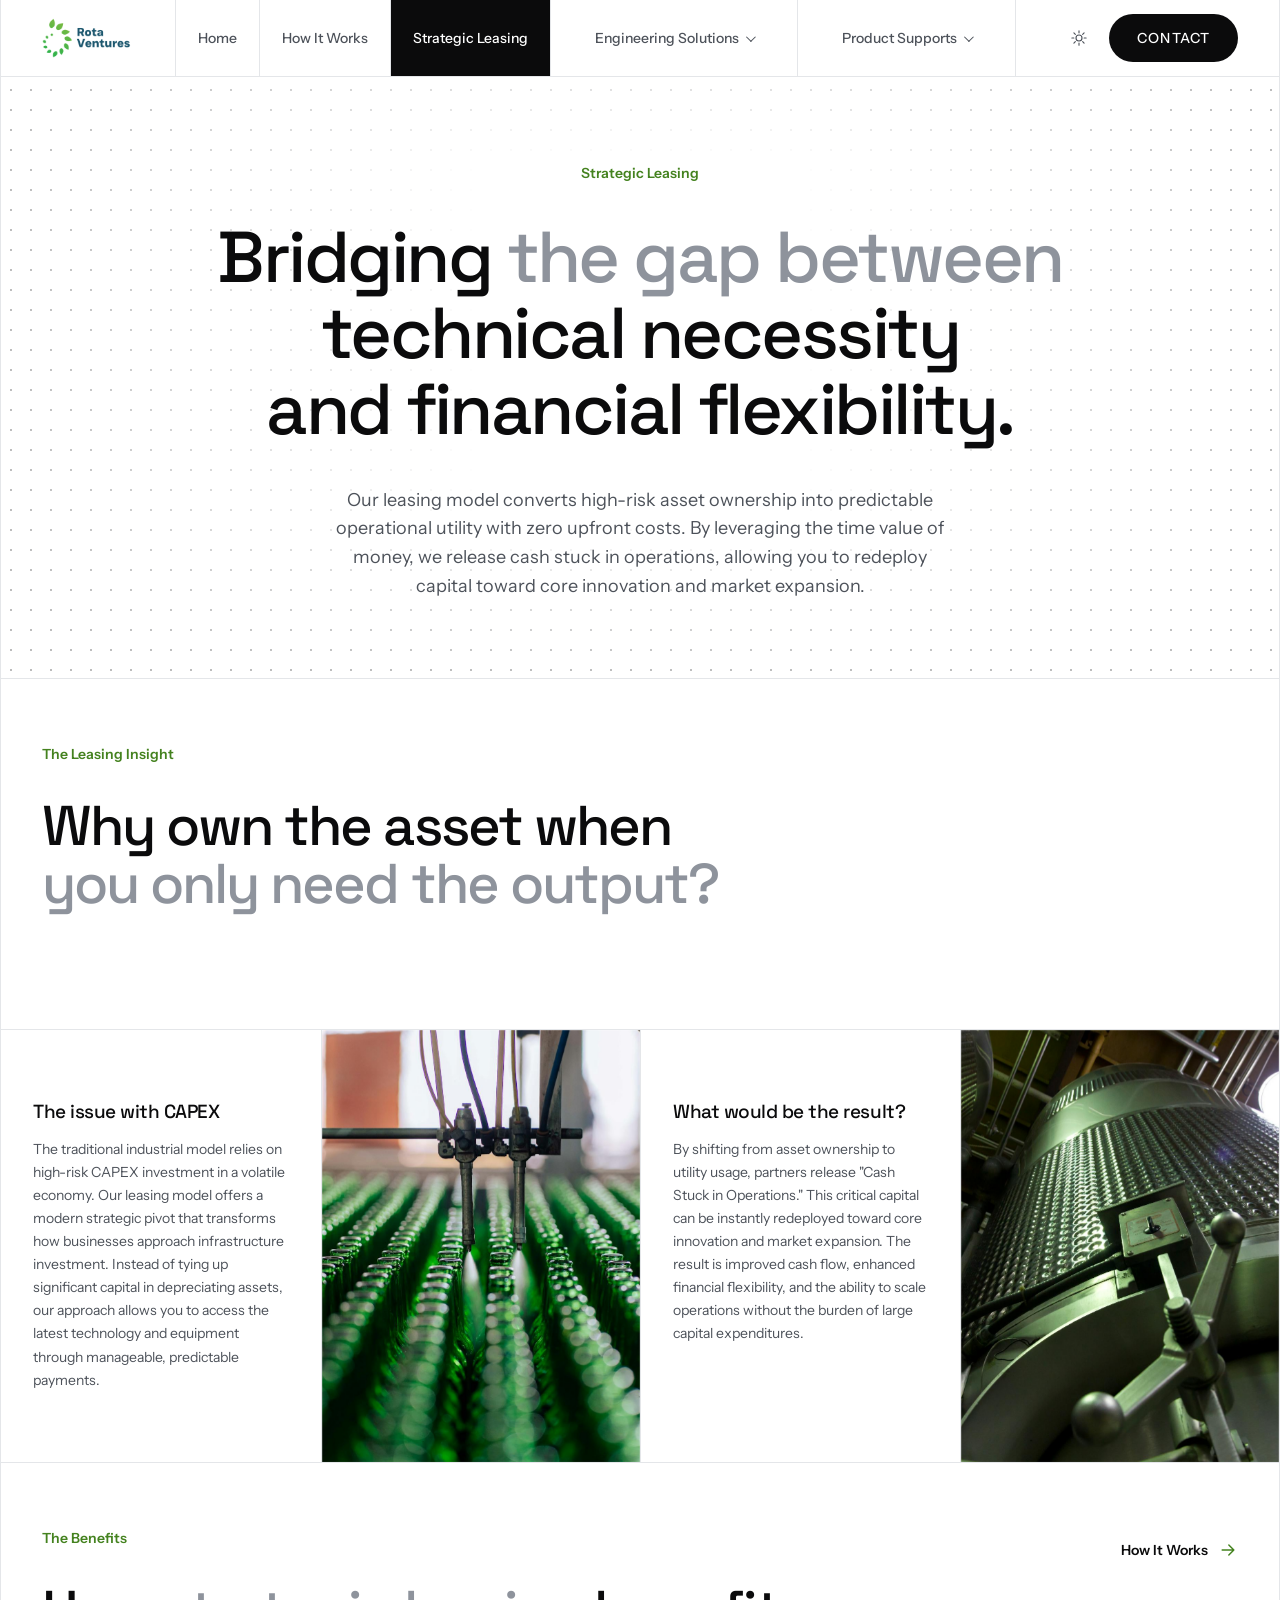
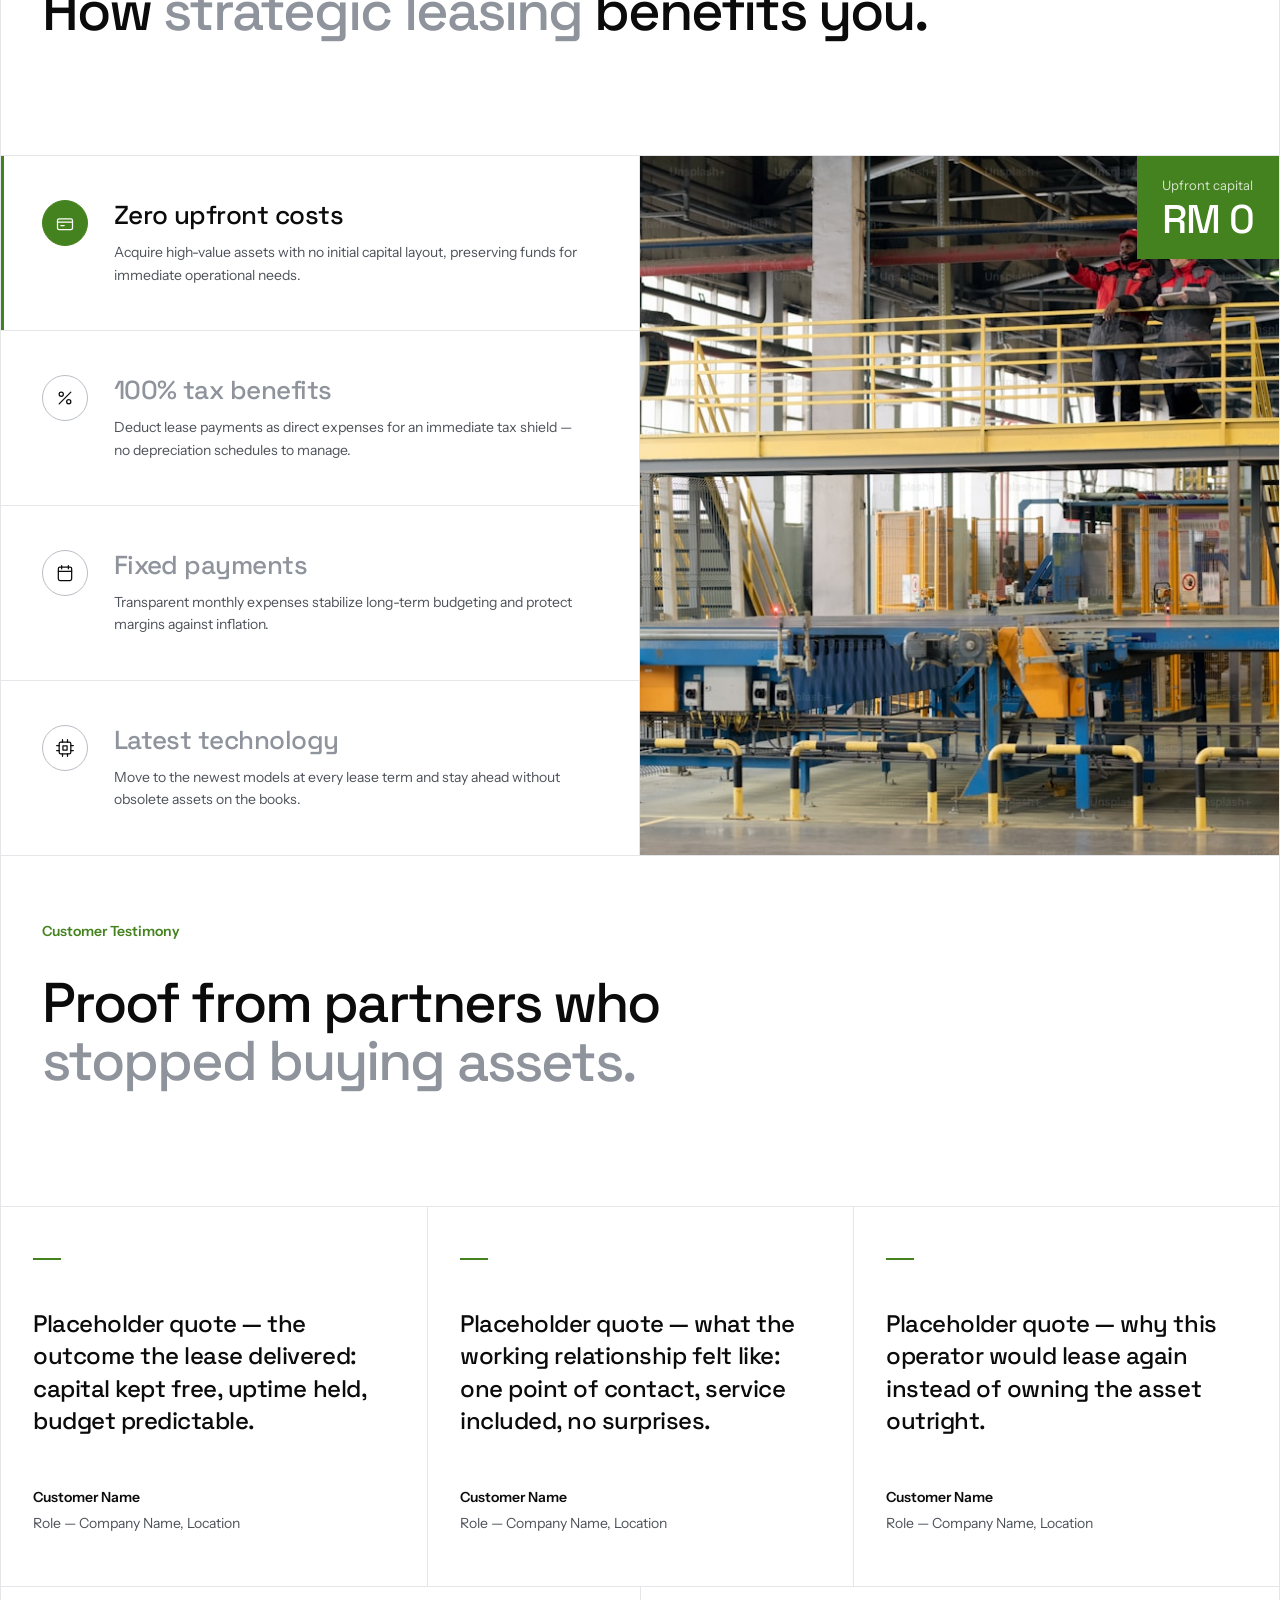
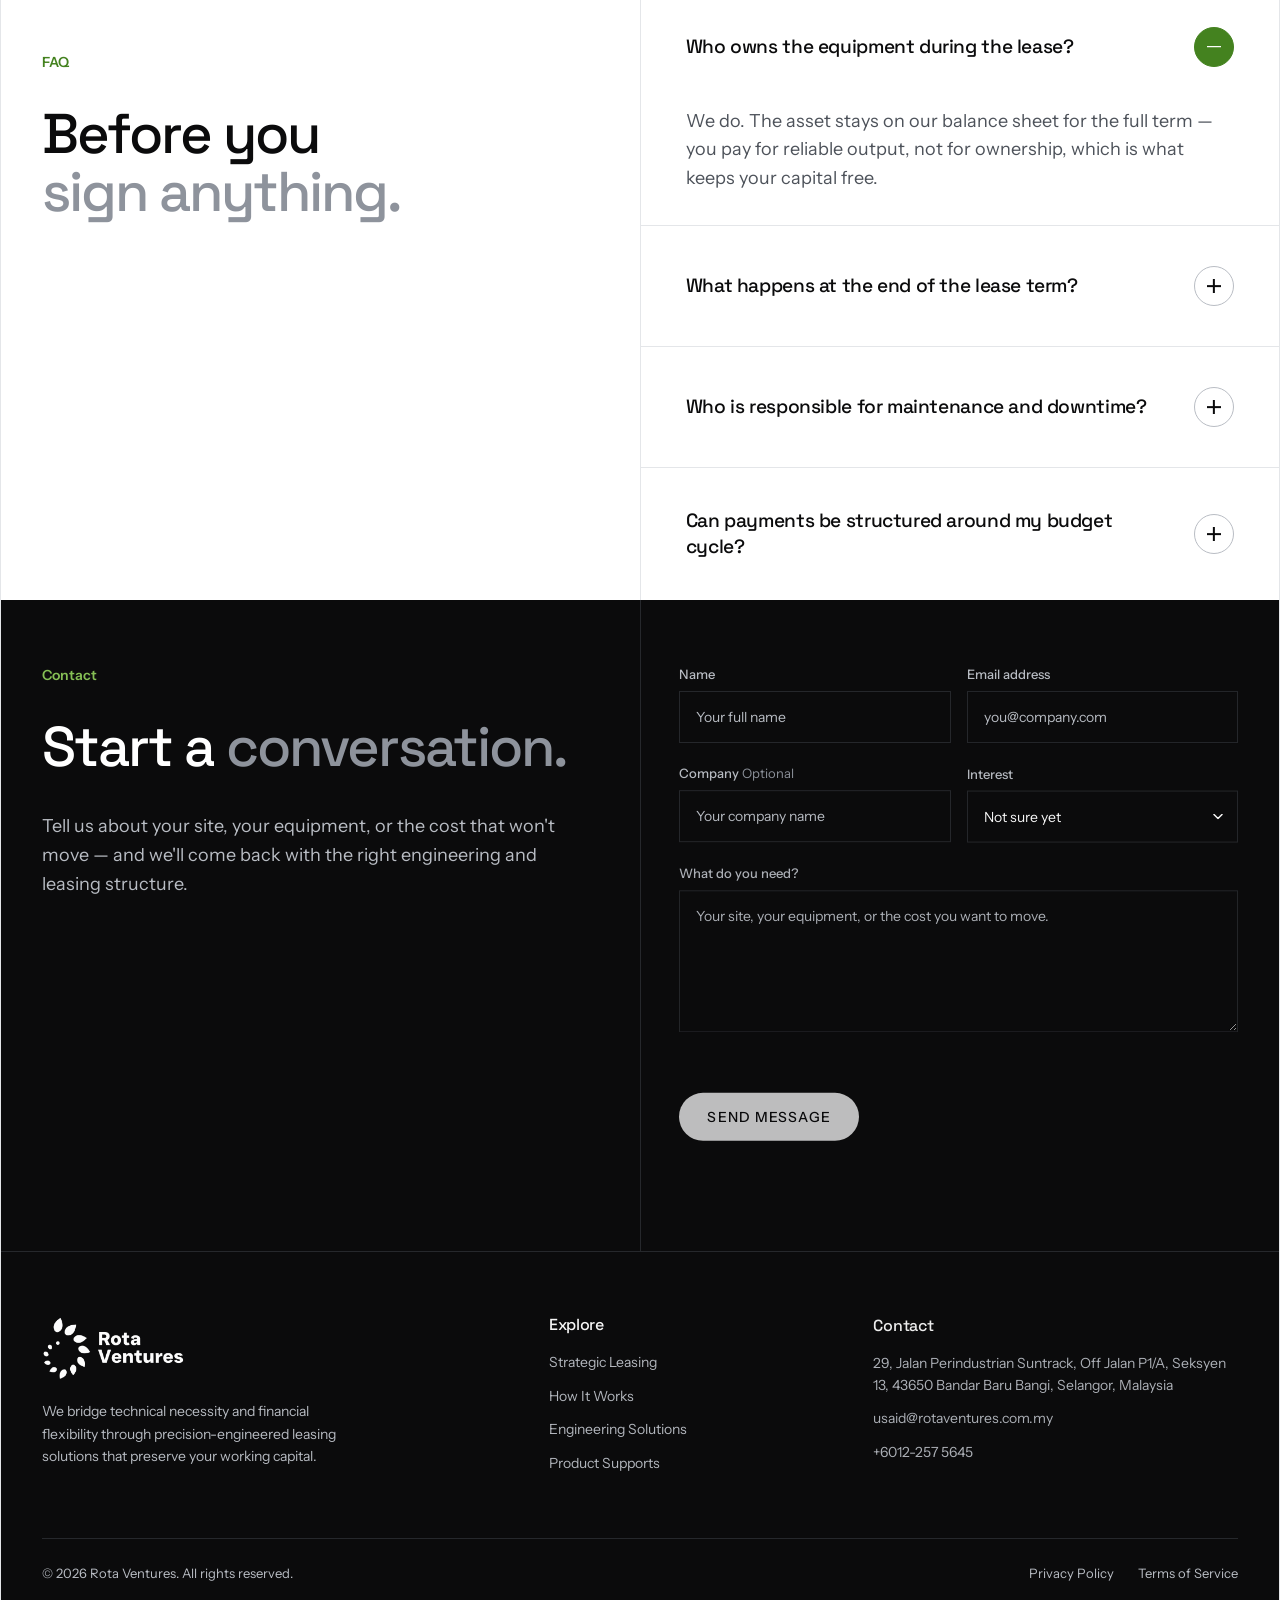
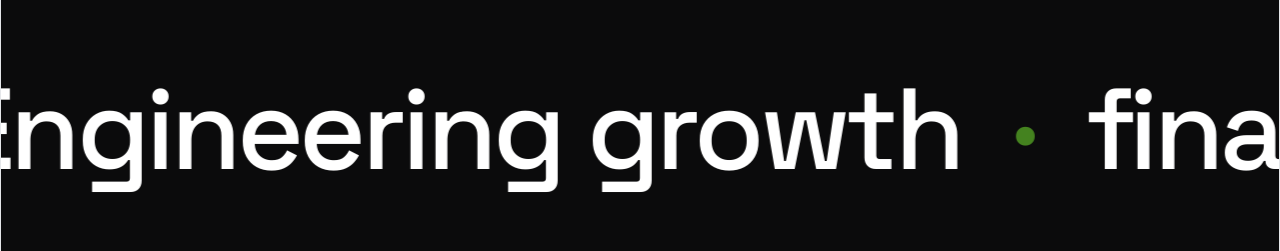
<file: strategic-leasing.html>
<!DOCTYPE html>
<html lang="en" data-theme="light">
<head>
  <meta charset="UTF-8">
  <meta name="viewport" content="width=device-width, initial-scale=1.0">
  <title>Strategic Leasing — Rota Ventures</title>
  <meta name="description" content="Our leasing model converts high-risk asset ownership into predictable operational utility with zero upfront costs.">
  <meta name="color-scheme" content="light dark">
  <link rel="icon" type="image/png" href="assets/img/logo.png">
  <script>
    (function () {
      var d = document.documentElement;
      d.classList.add("js");
      try {
        var t = localStorage.getItem("rv-theme");
        if (!t) t = "light";
        d.setAttribute("data-theme", t);
      } catch (e) {}
    })();
  </script>
  <link rel="preconnect" href="https://fonts.googleapis.com">
  <link rel="preconnect" href="https://fonts.gstatic.com" crossorigin>
  <link href="https://fonts.googleapis.com/css2?family=Space+Grotesk:wght@500&family=Instrument+Sans:wght@400;500;600&display=swap" rel="stylesheet">
  <link rel="stylesheet" href="css/home.css">
  <link rel="stylesheet" href="css/page.css">
</head>
<body>
  <a class="skip-link" href="#main">Skip to content</a>

  <header class="nav" id="top">
    <div class="nav-glass">
      <nav class="shell nav-inner" aria-label="Primary">
        <button class="burger" type="button" aria-expanded="false" aria-controls="mobile-menu" aria-label="Open menu">
          <span></span><span></span>
        </button>
        <a class="wordmark" href="index.html" aria-label="Rota Ventures home">
          <img src="assets/img/logo.png" alt="Rota Ventures" width="160" height="40">
        </a>
        <div class="nav-menu">
          <a class="chip" href="index.html">Home</a>
          <a class="chip" href="how-it-works.html">How It Works</a>
          <a class="chip is-current" href="strategic-leasing.html" aria-current="page">Strategic Leasing</a>
          <div class="chip nav-dd">
            <button class="nav-dd-toggle" type="button" aria-expanded="false" aria-haspopup="true">Engineering Solutions<span class="nav-dd-caret" aria-hidden="true"></span></button>
            <div class="nav-dd-menu">
              <a href="combined-head-power.html">Combined Head &amp; Power</a>
              <a href="industrial-remote-operations.html">Industrial Remote Operations</a>
            </div>
          </div>
          <div class="chip nav-dd">
            <button class="nav-dd-toggle" type="button" aria-expanded="false" aria-haspopup="true">Product Supports<span class="nav-dd-caret" aria-hidden="true"></span></button>
            <div class="nav-dd-menu">
              <a href="biomethane-compression.html">Biomethane Green Compression</a>
              <a href="portable-water.html">Portable Water &amp; Wastewater</a>
              <a href="economical-pumping.html">Economical Pumping &amp; Compression</a>
              <a href="specialized-pumping.html">Specialized Pumping</a>
              <a href="water-matters.html">Water Matters</a>
              <a href="specialized-cables.html">Specialized Cables</a>
            </div>
          </div>
        </div>
        <div class="nav-actions">
          <button class="theme-toggle" type="button" aria-label="Switch colour theme">
            <svg class="icon-sun" viewBox="0 0 24 24" fill="none" stroke="currentColor" stroke-width="1.5" stroke-linecap="round" aria-hidden="true"><circle cx="12" cy="12" r="4"/><path d="M12 2.5v2.6M12 18.9v2.6M2.5 12h2.6M18.9 12h2.6M5.2 5.2l1.9 1.9M16.9 16.9l1.9 1.9M18.8 5.2l-1.9 1.9M7.1 16.9l-1.9 1.9"/></svg>
            <svg class="icon-moon" viewBox="0 0 24 24" fill="none" stroke="currentColor" stroke-width="1.5" stroke-linecap="round" stroke-linejoin="round" aria-hidden="true"><path d="M20 13.5A8 8 0 0 1 10.5 4 8 8 0 1 0 20 13.5Z"/></svg>
          </button>
          <a class="pair" href="#contact"><span class="pair-pill"><span class="pill-bloom" aria-hidden="true"><i></i><i></i><i></i></span><span class="pair-label">Contact</span><span class="pair-label" aria-hidden="true">Contact</span></span></a>
        </div>
      </nav>
    </div>
  </header>

  <div class="mobile-menu" id="mobile-menu" hidden>
    <nav class="mobile-menu-inner shell" aria-label="All pages">
      <a href="index.html">Home</a>
      <a href="how-it-works.html">How It Works</a>
      <a href="strategic-leasing.html" aria-current="page">Strategic Leasing</a>
      <a href="combined-head-power.html">Combined Heat &amp; Power</a>
      <a href="industrial-remote-operations.html">Industrial Remote Operations</a>
      <a href="biomethane-compression.html">Biomethane Green Compression</a>
      <a href="portable-water.html">Portable Water &amp; Wastewater</a>
      <a href="economical-pumping.html">Economical Pumping &amp; Compression</a>
      <a href="specialized-pumping.html">Specialized Pumping</a>
      <a href="water-matters.html">Water Matters</a>
      <a href="specialized-cables.html">Specialized Cables</a>
      <a href="#contact">Contact</a>
    </nav>
  </div>

  <div class="frame">
  <main id="main">

    <section class="page-hero">
      <div class="shell">
        <p class="eyebrow">Strategic Leasing</p>
        <h1 class="display-sm">Bridging <em class="tone">the gap between</em> technical necessity and financial flexibility.</h1>
        <p class="page-hero-lead">Our leasing model converts high-risk asset ownership into predictable operational utility with zero upfront costs. By leveraging the time value of money, we release cash stuck in operations, allowing you to redeploy capital toward core innovation and market expansion.</p>
      </div>
    </section>

    <section class="band" aria-labelledby="insight-title">
      <div class="band-inner">
        <div class="band-head">
          <p class="eyebrow">The Leasing Insight</p>
          <h2 class="display-sm" id="insight-title">Why own the asset when <em class="tone">you only need the output?</em></h2>
        </div>
      </div>
    </section>

    <section class="insight-grid" aria-label="The leasing insight in detail">
      <div class="insight-cell insight-cell--copy">
        <h3>The issue with CAPEX</h3>
        <p>The traditional industrial model relies on high-risk CAPEX investment in a volatile economy. Our leasing model offers a modern strategic pivot that transforms how businesses approach infrastructure investment. Instead of tying up significant capital in depreciating assets, our approach allows you to access the latest technology and equipment through manageable, predictable payments.</p>
      </div>
      <div class="insight-cell insight-cell--media">
        <figure class="wipe insight-wipe">
          <img class="wipe-img" src="assets/img/leasing-3.png" alt="Industrial leasing equipment" loading="lazy" width="1880" height="1253">
        </figure>
      </div>
      <div class="insight-cell insight-cell--copy">
        <h3>What would be the result?</h3>
        <p>By shifting from asset ownership to utility usage, partners release "Cash Stuck in Operations." This critical capital can be instantly redeployed toward core innovation and market expansion. The result is improved cash flow, enhanced financial flexibility, and the ability to scale operations without the burden of large capital expenditures.</p>
      </div>
      <div class="insight-cell insight-cell--media">
        <figure class="wipe insight-wipe">
          <img class="wipe-img" src="assets/img/leasing-5.png" alt="Financial planning" loading="lazy" width="1880" height="1253">
        </figure>
      </div>
    </section>

    <section class="band" aria-labelledby="benefits-title">
      <div class="band-inner">
        <div class="band-head">
          <p class="eyebrow">The Benefits</p>
          <h2 class="display-sm" id="benefits-title">How <em class="tone">strategic leasing</em> benefits you.</h2>
        </div>
        <a class="arrow-link" href="how-it-works.html">How It Works
          <svg viewBox="0 0 24 24" fill="none" stroke="currentColor" stroke-width="1.75" stroke-linecap="round" stroke-linejoin="round" aria-hidden="true"><path d="M5 12h14M13 6l6 6-6 6"/></svg>
        </a>
      </div>
    </section>

    <section class="benefit-deck" aria-label="Benefit pillars in detail">
      <div class="benefit-dots">
        <span class="benefit-progress" aria-hidden="true"></span>
        <div class="benefit-nav">
          <button type="button" class="benefit-arrow" data-dir="-1" aria-label="Previous benefit">
            <svg viewBox="0 0 24 24" fill="none" stroke="currentColor" stroke-width="1.5" stroke-linecap="round" stroke-linejoin="round" aria-hidden="true"><path d="M19 12H5M11 18l-6-6 6-6"/></svg>
          </button>
          <button type="button" class="benefit-dot is-active" aria-label="Show benefit 1: Zero upfront costs" aria-current="true"></button>
          <button type="button" class="benefit-dot" aria-label="Show benefit 2: 100% tax benefits"></button>
          <button type="button" class="benefit-dot" aria-label="Show benefit 3: Fixed payments"></button>
          <button type="button" class="benefit-dot" aria-label="Show benefit 4: Latest technology"></button>
          <button type="button" class="benefit-arrow" data-dir="1" aria-label="Next benefit">
            <svg viewBox="0 0 24 24" fill="none" stroke="currentColor" stroke-width="1.5" stroke-linecap="round" stroke-linejoin="round" aria-hidden="true"><path d="M5 12h14M13 6l6 6-6 6"/></svg>
          </button>
        </div>
      </div>
      <div class="benefit-tabs" role="tablist" aria-label="Strategic leasing benefits" aria-orientation="vertical">
        <button class="benefit-tab is-active" id="benefit-tab-1" role="tab" aria-selected="true" aria-controls="benefit-panel-1">
          <span class="icon-badge" aria-hidden="true"><svg viewBox="0 0 24 24" fill="none" stroke="currentColor" stroke-width="1.5" stroke-linecap="round" stroke-linejoin="round"><rect x="3" y="7" width="18" height="13" rx="2"/><path d="M3 11h18M7 15h4"/></svg></span>
          <span class="benefit-copy">
            <span class="benefit-name">Zero upfront costs</span>
            <span class="benefit-desc">Acquire high-value assets with no initial capital layout, preserving funds for immediate operational needs.</span>
          </span>
        </button>
        <button class="benefit-tab" id="benefit-tab-2" role="tab" aria-selected="false" aria-controls="benefit-panel-2" tabindex="-1">
          <span class="icon-badge" aria-hidden="true"><svg viewBox="0 0 24 24" fill="none" stroke="currentColor" stroke-width="1.5" stroke-linecap="round" stroke-linejoin="round"><path d="M19 5 5 19"/><circle cx="7.5" cy="7.5" r="2.5"/><circle cx="16.5" cy="16.5" r="2.5"/></svg></span>
          <span class="benefit-copy">
            <span class="benefit-name">100% tax benefits</span>
            <span class="benefit-desc">Deduct lease payments as direct expenses for an immediate tax shield — no depreciation schedules to manage.</span>
          </span>
        </button>
        <button class="benefit-tab" id="benefit-tab-3" role="tab" aria-selected="false" aria-controls="benefit-panel-3" tabindex="-1">
          <span class="icon-badge" aria-hidden="true"><svg viewBox="0 0 24 24" fill="none" stroke="currentColor" stroke-width="1.5" stroke-linecap="round" stroke-linejoin="round"><rect x="4" y="5" width="16" height="16" rx="2"/><path d="M8 3v4M16 3v4M4 10h16"/></svg></span>
          <span class="benefit-copy">
            <span class="benefit-name">Fixed payments</span>
            <span class="benefit-desc">Transparent monthly expenses stabilize long-term budgeting and protect margins against inflation.</span>
          </span>
        </button>
        <button class="benefit-tab" id="benefit-tab-4" role="tab" aria-selected="false" aria-controls="benefit-panel-4" tabindex="-1">
          <span class="icon-badge" aria-hidden="true"><svg viewBox="0 0 24 24" fill="none" stroke="currentColor" stroke-width="1.5" stroke-linecap="round" stroke-linejoin="round"><rect x="5" y="5" width="14" height="14" rx="2"/><rect x="9.5" y="9.5" width="5" height="5"/><path d="M9 2v3M15 2v3M9 19v3M15 19v3M2 9h3M2 15h3M19 9h3M19 15h3"/></svg></span>
          <span class="benefit-copy">
            <span class="benefit-name">Latest technology</span>
            <span class="benefit-desc">Move to the newest models at every lease term and stay ahead without obsolete assets on the books.</span>
          </span>
        </button>
      </div>
      <div class="benefit-panels">
        <div class="dot-pattern" aria-hidden="true"></div>
        <figure class="benefit-panel is-active" id="benefit-panel-1" role="tabpanel" aria-labelledby="benefit-tab-1">
          <img src="assets/img/leasing-1.png" alt="Production line running in a leased facility" loading="lazy" width="1068" height="712">
          <figcaption class="benefit-chip">
            <span class="benefit-chip-label">Upfront capital</span>
            <span class="benefit-chip-value">RM&nbsp;0</span>
          </figcaption>
        </figure>
        <figure class="benefit-panel" id="benefit-panel-2" role="tabpanel" aria-labelledby="benefit-tab-2" hidden>
          <img src="assets/img/leasing-2.png" alt="Leased machining equipment on the shop floor" loading="lazy" width="867" height="1300">
          <figcaption class="benefit-chip">
            <span class="benefit-chip-label">Tax deductible</span>
            <span class="benefit-chip-value">100%</span>
          </figcaption>
        </figure>
        <figure class="benefit-panel" id="benefit-panel-3" role="tabpanel" aria-labelledby="benefit-tab-3" hidden>
          <img src="assets/img/leasing-4.png" alt="Engineer reviewing leased rotating equipment" loading="lazy" width="1880" height="1253">
          <figcaption class="benefit-chip">
            <span class="benefit-chip-label">Monthly cost</span>
            <span class="benefit-chip-value">Fixed</span>
          </figcaption>
        </figure>
        <figure class="benefit-panel" id="benefit-panel-4" role="tabpanel" aria-labelledby="benefit-tab-4" hidden>
          <img src="assets/img/engineering-2.png" alt="Rota Ventures engineer servicing a modern pumping installation" loading="lazy" width="960" height="595">
          <figcaption class="benefit-chip">
            <span class="benefit-chip-label">Equipment generation</span>
            <span class="benefit-chip-value">Latest</span>
          </figcaption>
        </figure>
      </div>
    </section>

    <section class="band" aria-labelledby="testimony-title">
      <div class="band-inner">
        <div class="band-head">
          <p class="eyebrow">Customer Testimony</p>
          <h2 class="display-sm" id="testimony-title">Proof from partners who <em class="tone">stopped buying assets.</em></h2>
        </div>
      </div>
    </section>

    <section class="testimony-grid" aria-label="Customer testimonials">
      <figure class="testimony-cell">
        <blockquote class="testimony-quote">
          <p>Placeholder quote — the outcome the lease delivered: capital kept free, uptime held, budget predictable.</p>
        </blockquote>
        <figcaption class="testimony-attr">
          <span class="testimony-name">Customer Name</span>
          <span class="testimony-role">Role — Company Name, Location</span>
        </figcaption>
      </figure>
      <figure class="testimony-cell">
        <blockquote class="testimony-quote">
          <p>Placeholder quote — what the working relationship felt like: one point of contact, service included, no surprises.</p>
        </blockquote>
        <figcaption class="testimony-attr">
          <span class="testimony-name">Customer Name</span>
          <span class="testimony-role">Role — Company Name, Location</span>
        </figcaption>
      </figure>
      <figure class="testimony-cell">
        <blockquote class="testimony-quote">
          <p>Placeholder quote — why this operator would lease again instead of owning the asset outright.</p>
        </blockquote>
        <figcaption class="testimony-attr">
          <span class="testimony-name">Customer Name</span>
          <span class="testimony-role">Role — Company Name, Location</span>
        </figcaption>
      </figure>
    </section>

    <section class="band faq-band" id="faq" aria-labelledby="faq-title">
      <div class="faq-band-inner">
        <div class="faq-band-head">
          <p class="eyebrow">FAQ</p>
          <h2 class="display-sm" id="faq-title">Before you <em class="tone">sign anything.</em></h2>
        </div>
        <div class="faq">
          <div class="faq-item open">
            <button class="faq-q" type="button" id="faq-q-1" aria-expanded="true" aria-controls="faq-panel-1">Who owns the equipment during the lease?<span class="faq-icon" aria-hidden="true"></span></button>
            <div class="faq-a" id="faq-panel-1" role="region" aria-labelledby="faq-q-1" aria-hidden="false">
              <div class="faq-a-clip"><p>We do. The asset stays on our balance sheet for the full term — you pay for reliable output, not for ownership, which is what keeps your capital free.</p></div>
            </div>
          </div>
          <div class="faq-item">
            <button class="faq-q" type="button" id="faq-q-2" aria-expanded="false" aria-controls="faq-panel-2">What happens at the end of the lease term?<span class="faq-icon" aria-hidden="true"></span></button>
            <div class="faq-a" id="faq-panel-2" role="region" aria-labelledby="faq-q-2">
              <div class="faq-a-clip"><p>Your contract sets the options in advance: renew with the latest models, return the equipment, or agree a purchase. Nothing is decided under pressure at term end.</p></div>
            </div>
          </div>
          <div class="faq-item">
            <button class="faq-q" type="button" id="faq-q-3" aria-expanded="false" aria-controls="faq-panel-3">Who is responsible for maintenance and downtime?<span class="faq-icon" aria-hidden="true"></span></button>
            <div class="faq-a" id="faq-panel-3" role="region" aria-labelledby="faq-q-3">
              <div class="faq-a-clip"><p>We are. Predictive maintenance and after-sales support are included for the whole lifespan, keeping leased assets at peak performance without extra cost to you.</p></div>
            </div>
          </div>
          <div class="faq-item">
            <button class="faq-q" type="button" id="faq-q-4" aria-expanded="false" aria-controls="faq-panel-4">Can payments be structured around my budget cycle?<span class="faq-icon" aria-hidden="true"></span></button>
            <div class="faq-a" id="faq-panel-4" role="region" aria-labelledby="faq-q-4">
              <div class="faq-a-clip"><p>Yes. Fixed monthly schedules are shaped around your budgeting and procurement cycles, so the lease behaves as a predictable operating expense from day one.</p></div>
            </div>
          </div>
        </div>
      </div>
    </section>
  </main>

  <div class="field">
    <section class="contact-band" id="contact" aria-labelledby="contact-title">
      <div class="contact-band-inner">
        <div class="contact-band-head">
          <p class="eyebrow">Contact</p>
          <h2 class="display-sm" id="contact-title">Start a <em class="tone">conversation.</em></h2>
          <p class="contact-lede">Tell us about your site, your equipment, or the cost that won't move — and we'll come back with the right engineering and leasing structure.</p>
        </div>
        <form class="contact-form" id="contact-form" novalidate>
          <div class="form-row">
            <label for="ff-name">Name</label>
            <input id="ff-name" type="text" name="name" autocomplete="name" placeholder="Your full name" required>
          </div>
          <div class="form-row">
            <label for="ff-email">Email address</label>
            <input id="ff-email" type="email" name="email" autocomplete="email" placeholder="you@company.com" required>
          </div>
          <div class="form-row">
            <label for="ff-company">Company <span class="form-optional">Optional</span></label>
            <input id="ff-company" type="text" name="company" autocomplete="organization" placeholder="Your company name">
          </div>
          <div class="form-row">
            <label for="ff-interest">Interest</label>
            <select id="ff-interest" name="interest">
              <option value="" selected>Not sure yet</option>
              <option value="Strategic leasing">Strategic leasing</option>
              <option value="An engineering solution">An engineering solution</option>
              <option value="A product support line">A product support line</option>
            </select>
          </div>
          <div class="form-row form-row--full">
            <label for="ff-message">What do you need?</label>
            <textarea id="ff-message" name="message" rows="5" placeholder="Your site, your equipment, or the cost you want to move." required></textarea>
          </div>
          <p class="form-status" role="status" aria-live="polite"></p>
          <button class="pair pair--submit" type="submit"><span class="pair-pill"><span class="pill-bloom" aria-hidden="true"><i></i><i></i><i></i></span><span class="pair-label">Send message</span><span class="pair-label" aria-hidden="true">Send message</span></span></button>
        </form>
      </div>
    </section>

    <footer class="footer">
      <div class="shell">
        <div class="footer-grid">
          <div class="footer-brand">
            <img class="footer-logo" src="assets/img/logo.png" alt="Rota Ventures" width="143" height="64">
            <p>We bridge technical necessity and financial flexibility through precision-engineered leasing solutions that preserve your working capital.</p>
          </div>
          <nav class="footer-col" aria-label="Quick links">
            <h3>Explore</h3>
            <ul>
              <li><a href="strategic-leasing.html">Strategic Leasing</a></li>
              <li><a href="how-it-works.html">How It Works</a></li>
              <li><a href="combined-head-power.html">Engineering Solutions</a></li>
              <li><a href="biomethane-compression.html">Product Supports</a></li>
            </ul>
          </nav>
          <div class="footer-col">
            <h3>Contact</h3>
            <ul>
              <li><address>29, Jalan Perindustrian Suntrack, Off Jalan P1/A, Seksyen 13, 43650 Bandar Baru Bangi, Selangor, Malaysia</address></li>
              <li><a href="mailto:usaid@rotaventures.com.my">usaid@rotaventures.com.my</a></li>
              <li><a href="tel:+60122575645">+6012-257 5645</a></li>
            </ul>
          </div>
        </div>
        <div class="footer-bottom">
          <p>© 2026 Rota Ventures. All rights reserved.</p>
          <div class="footer-legal">
            <a href="#">Privacy Policy</a>
            <a href="#">Terms of Service</a>
          </div>
        </div>
      </div>
    </footer>

    <div class="marquee" aria-hidden="true">
      <div class="marquee-track">
        <span class="marquee-seq">Engineering growth <em>·</em> financing reality <em>·</em> sustainable infrastructure <em>·</em> </span>
      </div>
    </div>
  </div>
  </div>

  <script src="assets/js/vendor/gsap.min.js"></script>
  <script src="assets/js/vendor/ScrollTrigger.min.js"></script>
  <script src="assets/js/vendor/lenis.min.js"></script>
  <script src="assets/js/vendor/motion.min.js"></script>
  <script src="js/page.js"></script>
</body>
</html>
</file>
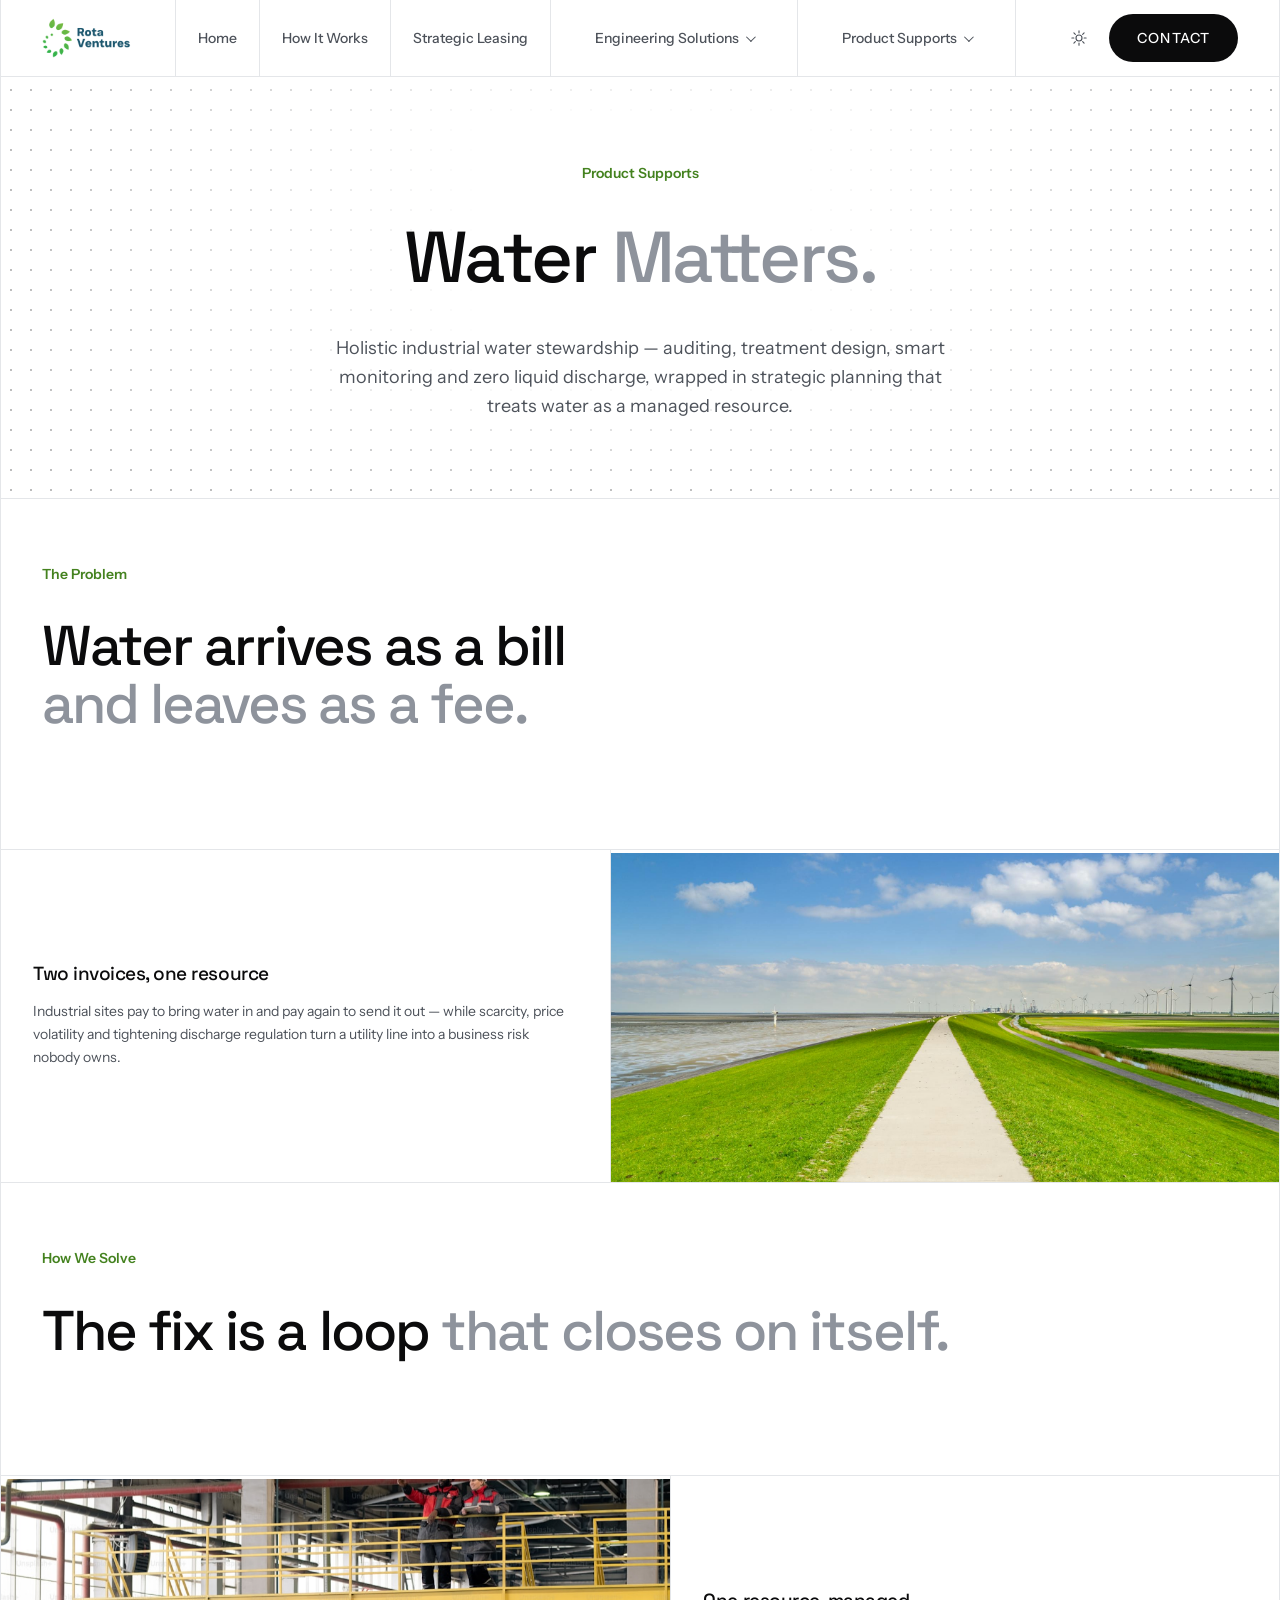
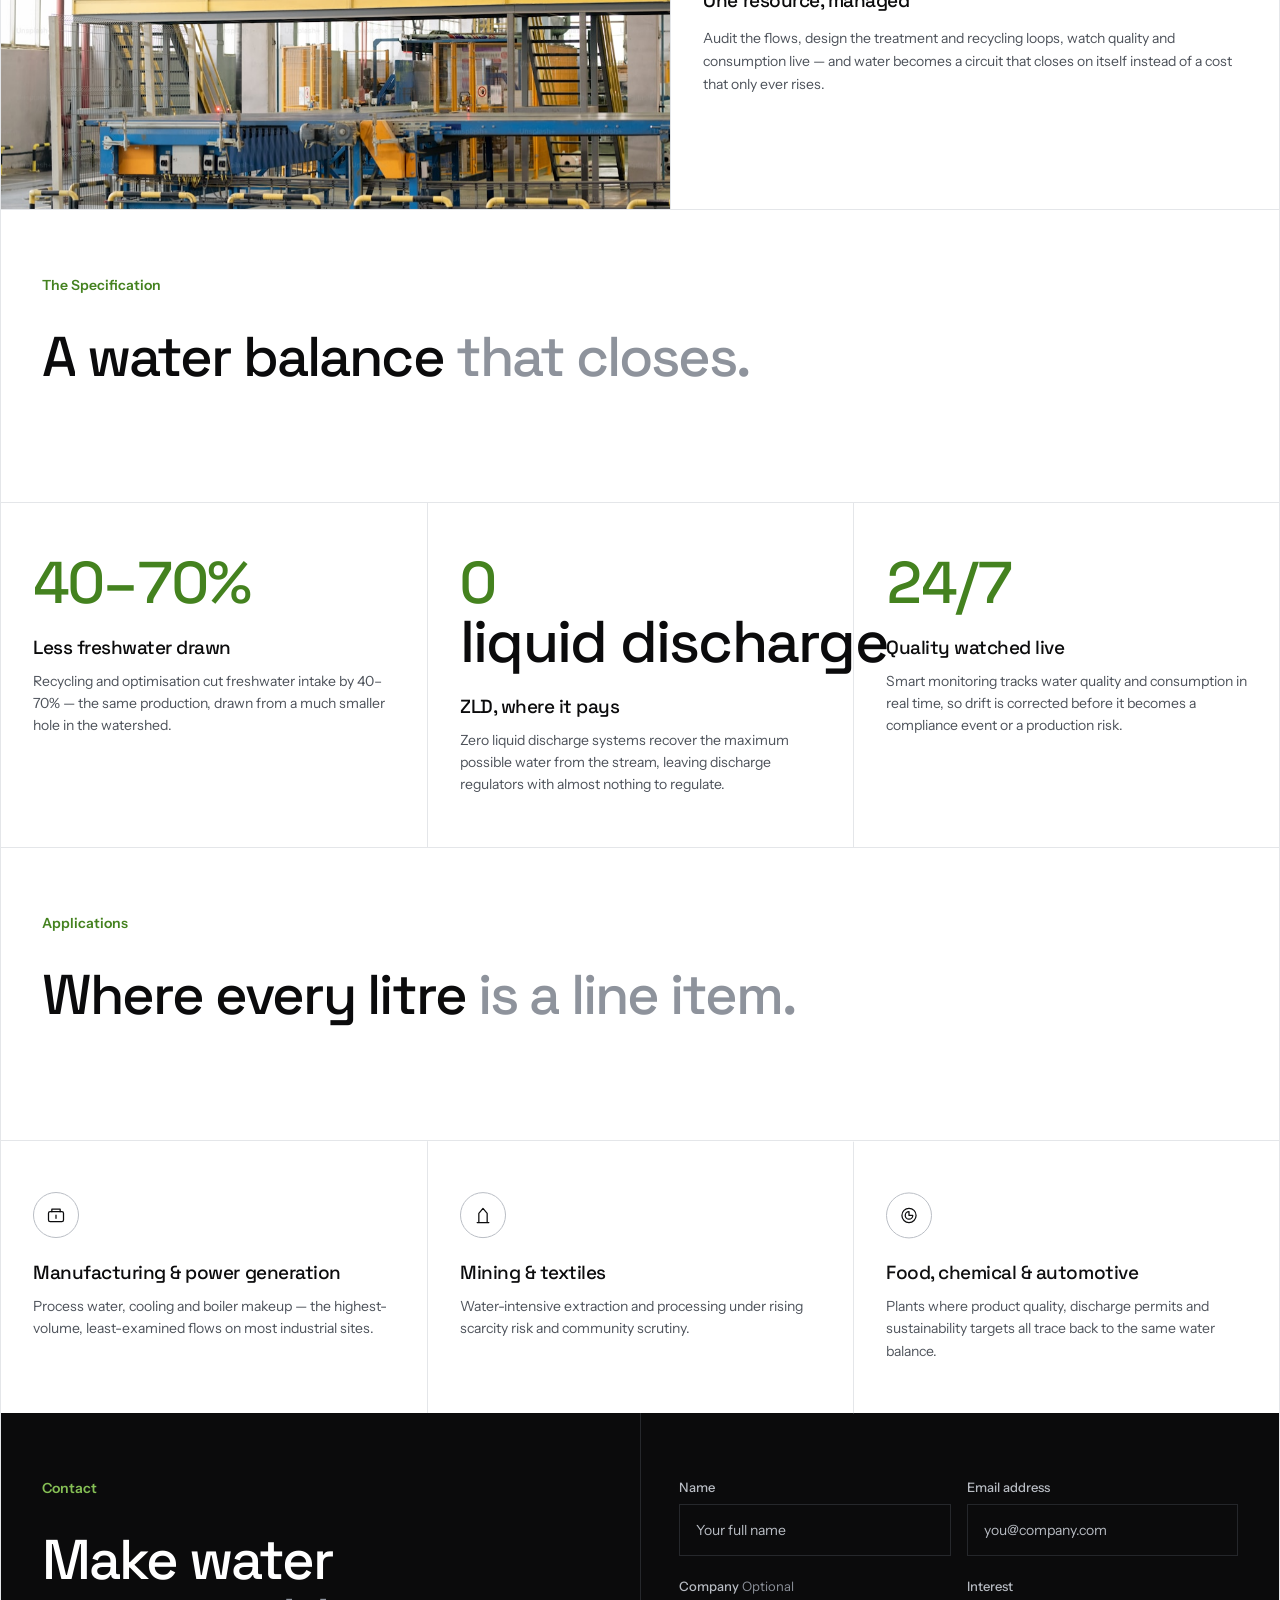
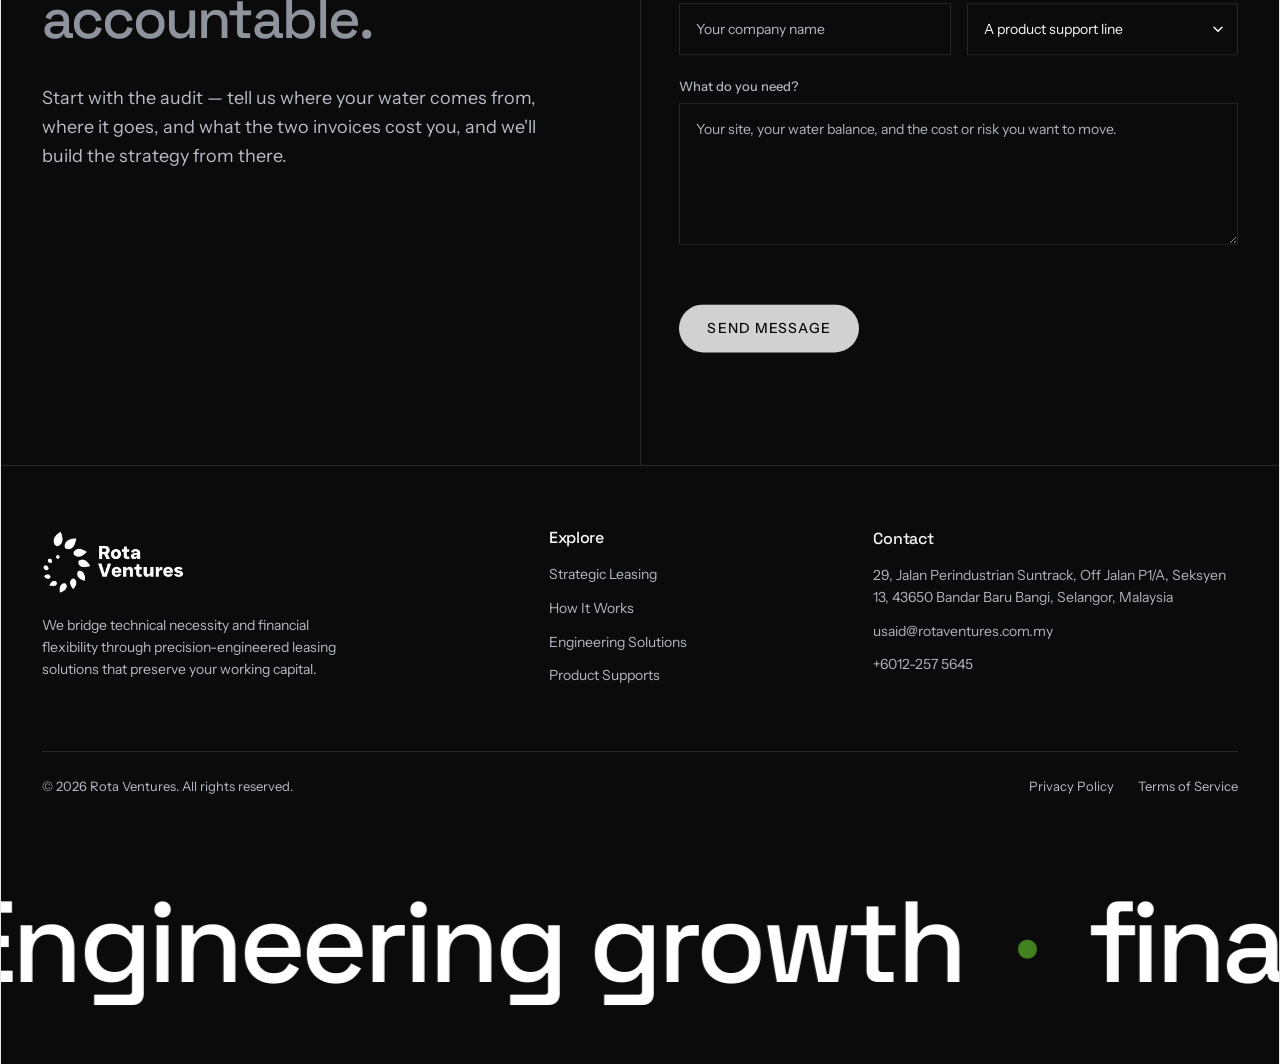
<file: water-matters.html>
﻿<!DOCTYPE html>
<html lang="en" data-theme="light">
<head>
  <meta charset="UTF-8">
  <meta name="viewport" content="width=device-width, initial-scale=1.0">
  <title>Water Matters — Rota Ventures</title>
  <meta name="description" content="Holistic water resource management focusing on sustainability, recycling, and the intelligent optimization of industrial water usage.">
  <meta name="color-scheme" content="light dark">
  <link rel="icon" type="image/png" href="assets/img/logo.png">
  <script>
    (function () {
      var d = document.documentElement;
      d.classList.add("js");
      try {
        var t = localStorage.getItem("rv-theme");
        if (!t) t = "light";
        d.setAttribute("data-theme", t);
      } catch (e) {}
    })();
  </script>
  <link rel="preconnect" href="https://fonts.googleapis.com">
  <link rel="preconnect" href="https://fonts.gstatic.com" crossorigin>
  <link href="https://fonts.googleapis.com/css2?family=Space+Grotesk:wght@500&family=Instrument+Sans:wght@400;500;600&display=swap" rel="stylesheet">
  <link rel="stylesheet" href="css/home.css">
  <link rel="stylesheet" href="css/page.css">
</head>
<body>
  <a class="skip-link" href="#main">Skip to content</a>

  <header class="nav" id="top">
    <div class="nav-glass">
      <nav class="shell nav-inner" aria-label="Primary">
        <button class="burger" type="button" aria-expanded="false" aria-controls="mobile-menu" aria-label="Open menu">
          <span></span><span></span>
        </button>
        <a class="wordmark" href="index.html" aria-label="Rota Ventures home">
          <img src="assets/img/logo.png" alt="Rota Ventures" width="160" height="40">
        </a>
        <div class="nav-menu">
          <a class="chip" href="index.html">Home</a>
          <a class="chip" href="how-it-works.html">How It Works</a>
          <a class="chip" href="strategic-leasing.html">Strategic Leasing</a>
          <div class="chip nav-dd">
            <button class="nav-dd-toggle" type="button" aria-expanded="false" aria-haspopup="true">Engineering Solutions<span class="nav-dd-caret" aria-hidden="true"></span></button>
            <div class="nav-dd-menu">
              <a href="combined-head-power.html">Combined Heat &amp; Power</a>
              <a href="industrial-remote-operations.html">Industrial Remote Operations</a>
            </div>
          </div>
          <div class="chip nav-dd">
            <button class="nav-dd-toggle" type="button" aria-expanded="false" aria-haspopup="true">Product Supports<span class="nav-dd-caret" aria-hidden="true"></span></button>
            <div class="nav-dd-menu">
              <a href="biomethane-compression.html">Biomethane Green Compression</a>
              <a href="portable-water.html">Portable Water &amp; Wastewater</a>
              <a href="economical-pumping.html">Economical Pumping &amp; Compression</a>
              <a href="specialized-pumping.html">Specialized Pumping</a>
              <a href="water-matters.html" aria-current="page">Water Matters</a>
              <a href="specialized-cables.html">Specialized Cables</a>
            </div>
          </div>
        </div>
        <div class="nav-actions">
          <button class="theme-toggle" type="button" aria-label="Switch colour theme">
            <svg class="icon-sun" viewBox="0 0 24 24" fill="none" stroke="currentColor" stroke-width="1.5" stroke-linecap="round" aria-hidden="true"><circle cx="12" cy="12" r="4"/><path d="M12 2.5v2.6M12 18.9v2.6M2.5 12h2.6M18.9 12h2.6M5.2 5.2l1.9 1.9M16.9 16.9l1.9 1.9M18.8 5.2l-1.9 1.9M7.1 16.9l-1.9 1.9"/></svg>
            <svg class="icon-moon" viewBox="0 0 24 24" fill="none" stroke="currentColor" stroke-width="1.5" stroke-linecap="round" stroke-linejoin="round" aria-hidden="true"><path d="M20 13.5A8 8 0 0 1 10.5 4 8 8 0 1 0 20 13.5Z"/></svg>
          </button>
          <a class="pair" href="#contact"><span class="pair-pill"><span class="pill-bloom" aria-hidden="true"><i></i><i></i><i></i></span><span class="pair-label">Contact</span><span class="pair-label" aria-hidden="true">Contact</span></span></a>
        </div>
      </nav>
    </div>
  </header>

  <div class="mobile-menu" id="mobile-menu" hidden>
    <nav class="mobile-menu-inner shell" aria-label="All pages">
      <a href="index.html">Home</a>
      <a href="how-it-works.html">How It Works</a>
      <a href="strategic-leasing.html">Strategic Leasing</a>
      <a href="combined-head-power.html">Combined Heat &amp; Power</a>
      <a href="industrial-remote-operations.html">Industrial Remote Operations</a>
      <a href="biomethane-compression.html">Biomethane Green Compression</a>
      <a href="portable-water.html">Portable Water &amp; Wastewater</a>
      <a href="economical-pumping.html">Economical Pumping &amp; Compression</a>
      <a href="specialized-pumping.html">Specialized Pumping</a>
      <a href="water-matters.html" aria-current="page">Water Matters</a>
      <a href="specialized-cables.html">Specialized Cables</a>
      <a href="#contact">Contact</a>
    </nav>
  </div>

  <div class="frame">
  <main id="main">

    <section class="page-hero">
      <div class="shell">
        <p class="eyebrow">Product Supports</p>
        <h1 class="display-sm">Water <em class="tone">Matters.</em></h1>
        <p class="page-hero-lead">Holistic industrial water stewardship — auditing, treatment design, smart monitoring and zero liquid discharge, wrapped in strategic planning that treats water as a managed resource.</p>
      </div>
    </section>

    <section class="band" aria-labelledby="problem-title">
      <div class="band-inner">
        <div class="band-head">
          <p class="eyebrow">The Problem</p>
          <h2 class="display-sm" id="problem-title">Water arrives as a bill <em class="tone">and leaves as a fee.</em></h2>
        </div>
      </div>
    </section>

    <section class="insight-grid insight-grid--split" aria-label="The water stewardship problem in detail">
      <div class="insight-cell insight-cell--copy">
        <div class="insight-block">
          <h3>Two invoices, one resource</h3>
          <p>Industrial sites pay to bring water in and pay again to send it out — while scarcity, price volatility and tightening discharge regulation turn a utility line into a business risk nobody owns.</p>
        </div>
      </div>
      <div class="insight-cell insight-cell--media">
        <figure class="wipe insight-wipe">
          <img class="wipe-img" src="assets/img/vision-7.png" alt="Managed water channel and embankments beside protected farmland" loading="lazy" width="1880" height="1255">
        </figure>
      </div>
    </section>

    <section class="band" aria-labelledby="solve-title">
      <div class="band-inner">
        <div class="band-head">
          <p class="eyebrow">How We Solve</p>
          <h2 class="display-sm" id="solve-title">The fix is a loop <em class="tone">that closes on itself.</em></h2>
        </div>
      </div>
    </section>

    <section class="insight-grid insight-grid--split insight-grid--split-flip" aria-label="How water stewardship solves it">
      <div class="insight-cell insight-cell--copy">
        <div class="insight-block">
          <h3>One resource, managed</h3>
          <p>Audit the flows, design the treatment and recycling loops, watch quality and consumption live — and water becomes a circuit that closes on itself instead of a cost that only ever rises.</p>
        </div>
      </div>
      <div class="insight-cell insight-cell--media">
        <figure class="wipe insight-wipe">
          <img class="wipe-img" src="assets/img/leasing-1.png" alt="Production facility drawing and discharging process water" loading="lazy" width="1068" height="712">
        </figure>
      </div>
    </section>

    <section class="band" aria-labelledby="outcome-title">
      <div class="band-inner">
        <div class="band-head">
          <p class="eyebrow">The Specification</p>
          <h2 class="display-sm" id="outcome-title">A water balance <em class="tone">that closes.</em></h2>
        </div>
      </div>
    </section>

    <section class="values" aria-label="Water stewardship outcomes">
      <article class="value-cell">
        <p class="stat-figure"><span class="stat-num">40–70%</span></p>
        <h3>Less freshwater drawn</h3>
        <p>Recycling and optimisation cut freshwater intake by 40–70% — the same production, drawn from a much smaller hole in the watershed.</p>
      </article>
      <article class="value-cell">
        <p class="stat-figure"><span class="stat-num">0</span><span class="stat-unit">liquid discharge</span></p>
        <h3>ZLD, where it pays</h3>
        <p>Zero liquid discharge systems recover the maximum possible water from the stream, leaving discharge regulators with almost nothing to regulate.</p>
      </article>
      <article class="value-cell">
        <p class="stat-figure"><span class="stat-num">24/7</span></p>
        <h3>Quality watched live</h3>
        <p>Smart monitoring tracks water quality and consumption in real time, so drift is corrected before it becomes a compliance event or a production risk.</p>
      </article>
    </section>

    <section class="band" aria-labelledby="fit-title">
      <div class="band-inner">
        <div class="band-head">
          <p class="eyebrow">Applications</p>
          <h2 class="display-sm" id="fit-title">Where every litre <em class="tone">is a line item.</em></h2>
        </div>
      </div>
    </section>

    <section class="values" aria-label="Where water stewardship applies">
      <article class="value-cell">
        <span class="icon-badge" aria-hidden="true"><svg viewBox="0 0 24 24" fill="none" stroke="currentColor" stroke-width="1.5" stroke-linecap="round" stroke-linejoin="round"><rect x="3" y="8" width="18" height="12" rx="2"/><path d="M7 8V5h10v3M12 12v4"/></svg></span>
        <h3>Manufacturing &amp; power generation</h3>
        <p>Process water, cooling and boiler makeup — the highest-volume, least-examined flows on most industrial sites.</p>
      </article>
      <article class="value-cell">
        <span class="icon-badge" aria-hidden="true"><svg viewBox="0 0 24 24" fill="none" stroke="currentColor" stroke-width="1.5" stroke-linecap="round" stroke-linejoin="round"><path d="M5 21h14M7 21V10l5-6 5 6v11"/></svg></span>
        <h3>Mining &amp; textiles</h3>
        <p>Water-intensive extraction and processing under rising scarcity risk and community scrutiny.</p>
      </article>
      <article class="value-cell">
        <span class="icon-badge" aria-hidden="true"><svg viewBox="0 0 24 24" fill="none" stroke="currentColor" stroke-width="1.5" stroke-linecap="round" stroke-linejoin="round"><circle cx="12" cy="12" r="8.5"/><path d="M12 7.5A4.5 4.5 0 1 0 16.5 12H12z"/></svg></span>
        <h3>Food, chemical &amp; automotive</h3>
        <p>Plants where product quality, discharge permits and sustainability targets all trace back to the same water balance.</p>
      </article>
    </section>
  </main>

  <div class="field">
    <section class="contact-band" id="contact" aria-labelledby="contact-title">
      <div class="contact-band-inner">
        <div class="contact-band-head">
          <p class="eyebrow">Contact</p>
          <h2 class="display-sm" id="contact-title">Make water <em class="tone">accountable.</em></h2>
          <p class="contact-lede">Start with the audit — tell us where your water comes from, where it goes, and what the two invoices cost you, and we'll build the strategy from there.</p>
        </div>
        <form class="contact-form" id="contact-form" novalidate>
          <div class="form-row">
            <label for="ff-name">Name</label>
            <input id="ff-name" type="text" name="name" autocomplete="name" placeholder="Your full name" required>
          </div>
          <div class="form-row">
            <label for="ff-email">Email address</label>
            <input id="ff-email" type="email" name="email" autocomplete="email" placeholder="you@company.com" required>
          </div>
          <div class="form-row">
            <label for="ff-company">Company <span class="form-optional">Optional</span></label>
            <input id="ff-company" type="text" name="company" autocomplete="organization" placeholder="Your company name">
          </div>
          <div class="form-row">
            <label for="ff-interest">Interest</label>
            <select id="ff-interest" name="interest">
              <option value="">Not sure yet</option>
              <option value="Strategic leasing">Strategic leasing</option>
              <option value="An engineering solution">An engineering solution</option>
              <option value="A product support line" selected>A product support line</option>
            </select>
          </div>
          <div class="form-row form-row--full">
            <label for="ff-message">What do you need?</label>
            <textarea id="ff-message" name="message" rows="5" placeholder="Your site, your water balance, and the cost or risk you want to move." required></textarea>
          </div>
          <p class="form-status" role="status" aria-live="polite"></p>
          <button class="pair pair--submit" type="submit"><span class="pair-pill"><span class="pill-bloom" aria-hidden="true"><i></i><i></i><i></i></span><span class="pair-label">Send message</span><span class="pair-label" aria-hidden="true">Send message</span></span></button>
        </form>
      </div>
    </section>

    <footer class="footer">
      <div class="shell">
        <div class="footer-grid">
          <div class="footer-brand">
            <img class="footer-logo" src="assets/img/logo.png" alt="Rota Ventures" width="143" height="64">
            <p>We bridge technical necessity and financial flexibility through precision-engineered leasing solutions that preserve your working capital.</p>
          </div>
          <nav class="footer-col" aria-label="Quick links">
            <h3>Explore</h3>
            <ul>
              <li><a href="strategic-leasing.html">Strategic Leasing</a></li>
              <li><a href="how-it-works.html">How It Works</a></li>
              <li><a href="combined-head-power.html">Engineering Solutions</a></li>
              <li><a href="biomethane-compression.html">Product Supports</a></li>
            </ul>
          </nav>
          <div class="footer-col">
            <h3>Contact</h3>
            <ul>
              <li><address>29, Jalan Perindustrian Suntrack, Off Jalan P1/A, Seksyen 13, 43650 Bandar Baru Bangi, Selangor, Malaysia</address></li>
              <li><a href="mailto:usaid@rotaventures.com.my">usaid@rotaventures.com.my</a></li>
              <li><a href="tel:+60122575645">+6012-257 5645</a></li>
            </ul>
          </div>
        </div>
        <div class="footer-bottom">
          <p>© 2026 Rota Ventures. All rights reserved.</p>
          <div class="footer-legal">
            <a href="#">Privacy Policy</a>
            <a href="#">Terms of Service</a>
          </div>
        </div>
      </div>
    </footer>

    <div class="marquee" aria-hidden="true">
      <div class="marquee-track">
        <span class="marquee-seq">Engineering growth <em>·</em> financing reality <em>·</em> sustainable infrastructure <em>·</em> </span>
      </div>
    </div>
  </div>
  </div>

  <script src="assets/js/vendor/gsap.min.js"></script>
  <script src="assets/js/vendor/ScrollTrigger.min.js"></script>
  <script src="assets/js/vendor/lenis.min.js"></script>
  <script src="assets/js/vendor/motion.min.js"></script>
  <script src="js/page.js"></script>
</body>
</html>
</file>
<file: css/home.css>
/* ==========================================================================
   Rota Ventures — Home
   World: EcoVolt adaptation (design-guidelines/design-system.json)
   White paper ground · near-black ink · one leaf-green instrument accent
   Hairline-ruled full-bleed sheet · flat · pill + circle controls
   ========================================================================== */

:root {
  --bg: #ffffff;
  --page: #ffffff;
  --dot-page: rgba(11, 11, 12, 0.08);
  --ink: #0b0b0c;
  --ink-soft: #4d525a;
  --tone: #8e939c;
  --accent: #44821f;
  --accent-ink: #44821f;
  --line: #e4e6e9;
  --line-strong: #b9bdc4;
  --chip: #f1f2f4;
  --chip-hover: #e7e9ec;
  --pill-ink-bg: #0b0b0c;
  --pill-ink-fg: #ffffff;
  --field-bg: #0b0b0c;
  --field-ink: #ffffff;
  --field-soft: #b9bdc4;
  --field-line: #26282c;
  --field-logo: brightness(0) invert(1);
  --bar-before: #b9bdc4;
  --dot: rgba(11, 11, 12, 0.28);

  --font-head: "Space Grotesk", "Segoe UI", sans-serif;
  --font-body: "Instrument Sans", "Segoe UI", sans-serif;

  --fs-display: clamp(2.75rem, 1rem + 6.2vw, 6rem);
  --fs-display-sm: clamp(2rem, 1rem + 3.4vw, 3.5rem);
  --fs-h3: clamp(1.375rem, 1.1rem + 0.9vw, 1.75rem);
  --fs-body: clamp(1rem, 0.95rem + 0.3vw, 1.125rem);
  --fs-small: 0.875rem;

  --pad: clamp(1.25rem, 3.2vw, 4rem);
  --maxw: 1800px;
  --gap-band-top: clamp(3rem, 5vw, 4.5rem);
  --gap-band-bottom: clamp(5rem, 9vw, 8.5rem);

  --dur: 560ms;
  --ease: cubic-bezier(0.22, 1, 0.36, 1);
}

[data-theme="dark"] {
  --bg: #0b0b0c;
  --page: #060708;
  --dot-page: rgba(255, 255, 255, 0.08);
  --ink: #ffffff;
  --ink-soft: #b4b8bf;
  --tone: #b9bdc4;
  --accent: #44821f;
  --accent-ink: #6db944;
  --line: #26282c;
  --line-strong: #3a3d42;
  --chip: #17181b;
  --chip-hover: #202226;
  --pill-ink-bg: #b9bdc4;
  --pill-ink-fg: #0b0b0c;
  --field-bg: #f4f5f7;
  --field-ink: #0b0b0c;
  --field-soft: #4d525a;
  --field-line: #dcdfe3;
  --field-logo: brightness(0);
  --dot: rgba(255, 255, 255, 0.28);
  --bar-before: #3a3d42;
  color-scheme: dark;
}

/* ---- reset & document --------------------------------------------------- */

*,
*::before,
*::after { box-sizing: border-box; }

* { margin: 0; }

html {
  color-scheme: light;
  scroll-behavior: smooth;
  overflow-x: clip;
}

html.lenis,
html.lenis body { height: auto; }
.lenis.lenis-smooth { scroll-behavior: auto !important; }

body {
  background: var(--page);
  background-image: radial-gradient(var(--dot-page) 1px, transparent 1px);
  background-size: 12px 12px;
  background-attachment: fixed;
  color: var(--ink);
  font-family: var(--font-body);
  font-size: var(--fs-body);
  line-height: 1.6;
  overflow-x: clip;
  -webkit-font-smoothing: antialiased;
  transition: background-color 280ms ease, color 280ms ease;
}

img { display: block; max-width: 100%; height: auto; }

a { color: inherit; text-decoration: none; }

button {
  font: inherit;
  color: inherit;
  background: none;
  border: 0;
  padding: 0;
  cursor: pointer;
}

::selection {
  background: var(--accent);
  color: #ffffff;
}

:focus-visible {
  outline: 2px solid var(--accent);
  outline-offset: 3px;
  border-radius: 2px;
}

.caret-color,
input,
textarea { caret-color: var(--accent); }

/* browser chrome belongs to the design */

::-webkit-scrollbar { width: 10px; height: 10px; }
::-webkit-scrollbar-track { background: var(--bg); }
::-webkit-scrollbar-thumb {
  background: var(--line-strong);
  border-radius: 999px;
  border: 2px solid var(--bg);
}

.skip-link {
  position: fixed;
  top: 12px;
  left: 12px;
  z-index: 200;
  padding: 10px 18px;
  background: var(--pill-ink-bg);
  color: var(--pill-ink-fg);
  border-radius: 999px;
  font-size: var(--fs-small);
  font-weight: 500;
  transform: translateY(-200%);
  transition: transform 200ms ease;
}
.skip-link:focus-visible { transform: none; }

/* ---- layout primitives --------------------------------------------------- */

.shell {
  max-width: var(--maxw);
  margin-inline: auto;
  padding-inline: var(--pad);
}

/* Runlayer-style content frame: centred 1800px sheet, hairline rails left and
   right so the content bounds stay visible at any viewport width. Section
   rules span the frame, not the viewport. Nav stays full-bleed chrome. */
.frame {
  max-width: var(--maxw);
  margin-inline: auto;
  background: var(--bg);
  border-inline: 1px solid var(--line);
}

/* no margins anywhere: sections separate by rules and blocks only */
section { border-top: 1px solid var(--line); }
.hero { border-top: 0; }

/* ---- type ---------------------------------------------------------------- */

h1, h2, h3 {
  font-family: var(--font-head);
  font-weight: 500;
  letter-spacing: -0.035em;
  line-height: 1.04;
  text-wrap: balance;
}

.display {
  font-size: var(--fs-display);
  letter-spacing: -0.04em;
}

.display-sm {
  font-size: var(--fs-display-sm);
}

.tone {
  font-style: normal;
  color: var(--tone);
}

p { max-width: 68ch; }

/* ---- glass nav ------------------------------------------------------------- */

.nav {
  position: fixed;
  inset: 0 0 auto 0;
  z-index: 100;
  transition: transform 460ms var(--ease);
}
.nav.is-hidden { transform: translateY(-130%); }

.nav-glass {
  max-width: var(--maxw);
  margin-inline: auto;
  background: var(--bg);
  border-inline: 1px solid var(--line);
  border-bottom: 1px solid var(--line);
  transition: background-color 280ms ease;
}

.nav-inner {
  display: flex;
  align-items: center;
  gap: clamp(1rem, 2vw, 2rem);
  height: 76px;
}

.wordmark { display: block; flex-shrink: 0; }
.wordmark img { height: 40px; width: auto; }

.nav-menu {
  flex: 1;
  display: flex;
  justify-content: center;
  align-items: stretch;
  align-self: stretch;
  min-width: 0;
}

.nav-actions {
  display: flex;
  align-items: center;
  gap: 10px;
  flex-shrink: 0;
}

.burger {
  display: none;
  width: 40px;
  height: 40px;
  border-radius: 999px;
  position: relative;
  flex-shrink: 0;
}
.burger span {
  position: absolute;
  left: 11px;
  right: 11px;
  height: 1.75px;
  background: var(--ink);
  transition: transform 320ms var(--ease), top 320ms var(--ease);
}
.burger span:nth-child(1) { top: 16px; }
.burger span:nth-child(2) { top: 23px; }
.burger[aria-expanded="true"] span:nth-child(1) { top: 19.5px; transform: rotate(45deg); }
.burger[aria-expanded="true"] span:nth-child(2) { top: 19.5px; transform: rotate(-45deg); }

.nav-menu .chip {
  display: inline-flex;
  align-items: center;
  padding: 0 22px;
  border-left: 1px solid var(--line);
  font-size: var(--fs-small);
  font-weight: 500;
  color: var(--ink-soft);
  transition: background-color 200ms ease, color 200ms ease;
  white-space: nowrap;
}
.nav-menu .chip:last-child { border-right: 1px solid var(--line); }
.nav-menu .chip:hover { background: var(--chip-hover); color: var(--ink); }
.nav-menu .chip.is-current {
  background: var(--pill-ink-bg);
  color: var(--pill-ink-fg);
}

/* nav dropdowns (Engineering Solutions / Product Supports) */

.nav-dd {
  position: relative;
  padding: 0;
}

.nav-dd-toggle {
  display: inline-flex;
  align-items: center;
  gap: 7px;
  width: 100%;
  height: 100%;
  padding: 0 22px;
  background: none;
  border: 0;
  font: inherit;
  font-size: var(--fs-small);
  font-weight: 500;
  color: var(--ink-soft);
  white-space: nowrap;
  cursor: pointer;
  transition: background-color 200ms ease, color 200ms ease;
}

.nav-dd-toggle:hover,
.nav-dd:hover .nav-dd-toggle,
.nav-dd.open .nav-dd-toggle {
  background: var(--chip-hover);
  color: var(--ink);
}

.nav-dd-caret {
  width: 7px;
  height: 7px;
  border-right: 1.5px solid currentColor;
  border-bottom: 1.5px solid currentColor;
  transform: rotate(45deg) translateY(-2px);
  transition: transform 200ms ease;
}

.nav-dd.open .nav-dd-caret { transform: rotate(225deg) translateY(-2px); }

.nav-dd-menu {
  position: absolute;
  top: 100%;
  left: 0;
  margin-top: 8px;
  min-width: 250px;
  padding: 6px 0;
  background: var(--bg);
  border: 1px solid var(--line);
  box-shadow: 0 12px 32px rgba(11, 11, 12, 0.12);
  z-index: 50;
  opacity: 0;
  visibility: hidden;
  transform: translateY(4px);
  transition: opacity 200ms ease, transform 200ms ease, visibility 200ms ease;
}

.nav-dd:hover .nav-dd-menu,
.nav-dd.open .nav-dd-menu {
  opacity: 1;
  visibility: visible;
  transform: translateY(0);
}

.nav-dd-menu a {
  display: block;
  padding: 10px 18px;
  font-size: var(--fs-small);
  color: var(--ink-soft);
  white-space: nowrap;
  transition: background-color 160ms ease, color 160ms ease;
}

.nav-dd-menu a:hover {
  background: var(--chip-hover);
  color: var(--ink);
}

/* keep menus clear of the nav edge on the right */
.nav-menu .chip:last-child .nav-dd-menu { left: auto; right: 0; }

.theme-toggle {
  width: 40px;
  height: 40px;
  border-radius: 999px;
  display: grid;
  place-items: center;
  color: var(--ink-soft);
  transition: background-color 200ms ease, color 200ms ease;
}
.theme-toggle:hover { background: var(--chip-hover); color: var(--ink); }
.theme-toggle svg { width: 18px; height: 18px; }
.icon-moon { display: none; }
[data-theme="dark"] .icon-moon { display: block; }
[data-theme="dark"] .icon-sun { display: none; }

/* ---- pill CTA -------------------------------------------------------------- */

.pair {
  display: inline-flex;
  white-space: nowrap;
}

.pair-pill {
  position: relative;
  display: inline-grid;
  overflow: hidden;
  padding: 13px 28px;
  background: var(--pill-ink-bg);
  color: var(--pill-ink-fg);
  border-radius: 999px;
  font-size: var(--fs-small);
  font-weight: 500;
  text-transform: uppercase;
  letter-spacing: 0.08em;
  transition: color 320ms var(--ease) 120ms;
}

/* OliverZeros-style bloom: circles scale out from top centre behind the label */
.pill-bloom {
  position: absolute;
  left: 50%;
  top: -60%;
  transform: translateX(-50%);
  width: max(200%, 10rem);
  aspect-ratio: 1;
  pointer-events: none;
}
.pill-bloom i {
  position: absolute;
  inset: 0;
  border-radius: 999px;
  transform: scale(0);
  transition: transform 600ms var(--ease);
}
.pill-bloom i:nth-child(1) { background: #6db944; }
.pill-bloom i:nth-child(2) { background: #a3d17c; transition-delay: 80ms; }
.pill-bloom i:nth-child(3) { background: var(--accent); transition-delay: 160ms; }

.pair-label {
  position: relative;
  z-index: 1;
  grid-area: 1 / 1;
  transition: transform 320ms var(--ease);
}
.pair-label + .pair-label { transform: translateY(200%); }

.pair:hover .pair-pill,
.pair:focus-visible .pair-pill { color: #ffffff; }
.pair:hover .pill-bloom i,
.pair:focus-visible .pill-bloom i { transform: scale(1); }
.pair:hover .pair-label:first-child,
.pair:focus-visible .pair-label:first-child { transform: translateY(-200%); }
.pair:hover .pair-label + .pair-label,
.pair:focus-visible .pair-label + .pair-label { transform: translateY(0); }

.pair--submit { border: 0; }
.pair--submit:disabled { opacity: 0.5; cursor: default; }
.pair--submit:disabled .pair-pill { transform: none; }

/* ---- mobile menu ---------------------------------------------------------- */

.mobile-menu {
  position: fixed;
  inset: 0;
  z-index: 90;
  background: #0b0b0c;
  color: #ffffff;
  overflow-y: auto;
  padding-top: 108px;
  padding-bottom: 40px;
}
.mobile-menu-inner {
  display: grid;
  gap: 2px;
}
.mobile-menu-inner a {
  font-family: var(--font-head);
  font-size: clamp(1.6rem, 7vw, 2.4rem);
  font-weight: 500;
  letter-spacing: -0.03em;
  padding: 10px 0;
  border-bottom: 1px solid color-mix(in srgb, currentColor 16%, transparent);
}
.mobile-menu-inner a[aria-current="page"] { color: #85bf55; }

/* ---- hero ------------------------------------------------------------------ */

.hero { padding-block: clamp(9rem, 18vh, 12rem) clamp(1.75rem, 3.5vw, 3rem); }

.hero .display { text-align: center; }

.hero-social {
  display: flex;
  align-items: center;
  justify-content: center;
  gap: 14px;
  margin-bottom: clamp(1.75rem, 3vw, 2.5rem);
}
.avatars { display: flex; }
.avatars span {
  width: 34px;
  height: 34px;
  border-radius: 999px;
  display: grid;
  place-items: center;
  font-size: 0.6875rem;
  font-weight: 600;
  letter-spacing: 0.02em;
  border: 2px solid var(--bg);
}
.avatars span:nth-child(1) { background: var(--ink); color: var(--bg); }
.avatars span:nth-child(2) { background: var(--chip); color: var(--ink); margin-left: -10px; }
.avatars span:nth-child(3) { background: var(--accent); color: #fff; margin-left: -10px; }
.avatars span:nth-child(4) { background: var(--bg); color: var(--ink-soft); margin-left: -10px; border-color: var(--line-strong); }
.hero-social p {
  font-size: var(--fs-small);
  color: var(--ink-soft);
  max-width: 34ch;
  line-height: 1.45;
}

.hero-foot {
  display: flex;
  flex-direction: column;
  align-items: center;
  text-align: center;
  gap: clamp(1.5rem, 3vw, 2.25rem);
  margin-top: clamp(2rem, 4vw, 3.25rem);
}
.hero-sub {
  color: var(--ink-soft);
  max-width: 46ch;
}

/* ---- wide photo card -------------------------------------------------------- */
/* Merged with the hero through a centred notch: the CTA sits in a tab of page
   ground that dips into the image, joined by inverted (concave) fillets. */

.shot { border-top: 0; padding-bottom: 0; }

.shot .shell { position: relative; padding-inline: 0; }

.shot .shot-card { border-radius: 0; }

.shot-cta {
  --fillet: clamp(20px, 3vw, 32px);
  position: absolute;
  top: 0;
  left: 50%;
  transform: translateX(-50%);
  z-index: 1;
  background: var(--bg);
  padding: 0 clamp(1.5rem, 3vw, 2.5rem) clamp(1rem, 2vw, 1.375rem);
  border-radius: 0 0 28px 28px;
  transition: background-color 280ms ease;
}
.shot-cta::before,
.shot-cta::after {
  content: "";
  position: absolute;
  top: -1px;
  width: var(--fillet);
  height: var(--fillet);
}
.shot-cta::before {
  left: calc(-1 * var(--fillet) + 1px);
  background: radial-gradient(circle var(--fillet) at 0 100%, transparent calc(var(--fillet) - 0.5px), var(--bg) var(--fillet));
}
.shot-cta::after {
  right: calc(-1 * var(--fillet) + 1px);
  background: radial-gradient(circle var(--fillet) at 100% 100%, transparent calc(var(--fillet) - 0.5px), var(--bg) var(--fillet));
}

.wipe {
  overflow: hidden;
  border-radius: 20px;
}
.wipe-img {
  width: 100%;
  aspect-ratio: 21 / 9;
  object-fit: cover;
}
html:not(.js) .wipe-img { aspect-ratio: 21 / 9; }

/* ---- about split: eyebrow · stat headline · storyline · proof · instrument --- */

.about {
  display: grid;
  grid-template-columns: minmax(0, 5fr) minmax(0, 4fr);
}
.about-copy {
  padding: clamp(3rem, 6vw, 6rem) clamp(1.5rem, 4vw, 5rem) clamp(3rem, 6vw, 6rem) var(--pad);
  border-right: 1px solid var(--line);
}
.about-copy .display-sm { margin-bottom: clamp(1.5rem, 3vw, 2.5rem); }
.about-copy > p:not(.eyebrow) { color: var(--ink-soft); margin-bottom: 1.25rem; }

.eyebrow {
  color: var(--accent-ink);
  font-size: var(--fs-small);
  font-weight: 600;
  margin-bottom: clamp(1.25rem, 2.5vw, 2rem);
}

.about-proof {
  margin-top: clamp(2.5rem, 5vw, 4rem);
  display: grid;
  grid-template-columns: repeat(3, minmax(0, 1fr));
  gap: clamp(1.25rem, 2.5vw, 2rem);
}
.proof-item {
  display: flex;
  flex-direction: column;
  align-items: flex-start;
  gap: 0.5rem;
}
.icon-badge.about-badge {
  margin-bottom: 0;
  background: var(--accent);
  border-color: var(--accent);
  color: #ffffff;
}
.icon-badge.about-badge::after { display: none; }
.about-proof p {
  font-size: var(--fs-small);
  color: var(--ink-soft);
  line-height: 1.5;
  max-width: 30ch;
}
.about-proof strong { color: var(--ink); font-weight: 600; }

.arrow-link {
  display: inline-flex;
  align-items: center;
  gap: 10px;
  font-weight: 600;
  font-size: var(--fs-small);
  margin-top: 0.75rem;
  color: var(--ink);
}
.arrow-link svg {
  width: 20px;
  height: 20px;
  color: var(--accent-ink);
  transition: transform 320ms var(--ease);
}
.arrow-link:hover svg { transform: translateX(6px); }

.about-data {
  padding: 0 var(--pad) clamp(3rem, 6vw, 6rem) clamp(1.5rem, 4vw, 5rem);
  display: flex;
  flex-direction: column;
  gap: clamp(2rem, 4vw, 3.5rem);
}

.stat-grid {
  display: grid;
  grid-template-columns: repeat(3, 1fr);
  border-bottom: 1px solid var(--line);
  /* bleed to the section's top rule and both side rules: seamless grid */
  margin: 0 calc(-1 * var(--pad)) 0 calc(-1 * clamp(1.5rem, 4vw, 5rem));
}
.stat-cell {
  padding: clamp(1.5rem, 3vw, 2.5rem) clamp(1.25rem, 2.5vw, 2.5rem);
  border-left: 1px solid var(--line);
}
.stat-cell:first-child { border-left: 0; padding-left: clamp(1.5rem, 4vw, 5rem); }
.stat-cell:last-child { padding-right: var(--pad); }

.stat-figure {
  font-family: var(--font-head);
  font-weight: 500;
  letter-spacing: -0.03em;
  line-height: 1;
  font-size: clamp(2.5rem, 4.5vw, 4rem);
  display: flex;
  align-items: baseline;
  min-height: clamp(2.5rem, 4.5vw, 4rem);
}
.stat-num {
  color: var(--accent-ink);
  font-variant-numeric: tabular-nums;
  white-space: nowrap;
}
.stat-unit { color: var(--ink); white-space: nowrap; }
.stat-caption {
  margin-top: 0.75rem;
  font-size: var(--fs-small);
  line-height: 1.5;
  color: var(--ink-soft);
  max-width: 22ch;
}

.chart {
  position: relative;
  border-top: 0;
  padding-top: 0;
}
.chart-desc {
  font-family: var(--font-head);
  font-size: 1.1875rem;
  line-height: 1.5;
  color: var(--ink);
  max-width: 52ch;
  margin-bottom: clamp(1rem, 2vw, 1.5rem);
}
.chart-legend {
  display: flex;
  gap: clamp(1.25rem, 2.5vw, 2rem);
  margin-bottom: clamp(1.25rem, 2.5vw, 2rem);
}
.swatch {
  display: inline-block;
  width: 10px;
  height: 10px;
  margin-right: 7px;
}
.swatch--grey { background: var(--bar-before); }
.swatch--blue { background: var(--accent); }
.chart-bars {
  display: flex;
  align-items: flex-end;
  gap: clamp(2rem, 5vw, 5rem);
  height: 240px;
  border-bottom: 1px solid var(--line-strong);
}
.chart-group {
  display: flex;
  flex-direction: column;
  align-items: center;
  justify-content: flex-end;
  height: 100%;
}
.chart-pair {
  display: flex;
  align-items: flex-end;
  justify-content: center;
  gap: 12px;
  height: 100%;
}
.chart-slot {
  display: flex;
  flex-direction: column;
  align-items: center;
  justify-content: flex-end;
  height: 100%;
}
.chart-val {
  font-family: var(--font-head);
  font-size: var(--fs-small);
  font-weight: 500;
  font-variant-numeric: tabular-nums;
  margin-bottom: 8px;
  color: var(--ink-soft);
  white-space: nowrap;
}
.chart-bar {
  width: clamp(40px, 4vw, 64px);
  transform-origin: bottom;
}
.chart-bar--before { height: 100%; background: var(--bar-before); }
.chart-bar--lease { height: 3px; background: var(--accent); }
.chart-bar--after { height: 45%; background: var(--accent); }
.chart-key {
  font-size: var(--fs-small);
  color: var(--ink-soft);
}
.chart-group .chart-key { margin-top: 10px; }
.chart-legend .chart-key { margin-top: 0; display: inline-flex; align-items: center; }
.chart-summary {
  margin-left: auto;
  align-self: flex-end;
  display: flex;
  flex-direction: column;
  align-items: flex-end;
}
.chart-summary span:first-child {
  font-family: var(--font-head);
  font-weight: 500;
  letter-spacing: -0.04em;
  font-size: clamp(2.5rem, 5vw, 4.5rem);
  line-height: 1;
  color: var(--accent-ink);
  font-variant-numeric: tabular-nums;
}
.chart-summary .chart-summary-unit {
  font-size: clamp(1.25rem, 2.5vw, 2rem);
  color: var(--accent-ink);
  line-height: 1;
  margin-top: 2px;
}
.chart-summary .chart-key { margin-top: 12px; }

.stat-row {
  display: flex;
  flex-wrap: wrap;
  gap: 1rem clamp(2rem, 4vw, 3.5rem);
  border-top: 1px solid var(--line);
  padding-top: clamp(1.25rem, 2.5vw, 2rem);
}
.stat-row p {
  display: flex;
  align-items: baseline;
  gap: 10px;
  font-size: var(--fs-small);
  color: var(--ink-soft);
}
.stat-row span {
  font-family: var(--font-head);
  font-weight: 500;
  letter-spacing: -0.02em;
  font-size: 1.5rem;
  color: var(--ink);
  font-variant-numeric: tabular-nums;
}

/* ---- heading bands ------------------------------------------------------------ */

.band { border-top: 1px solid var(--line); }
/* full-bleed like the about split, so band titles share its left edge at every width */
.band-inner {
  display: flex;
  align-items: flex-start;
  justify-content: space-between;
  gap: clamp(1.5rem, 4vw, 4rem);
  padding-inline: var(--pad);
  padding-top: var(--gap-band-top);
  padding-bottom: var(--gap-band-bottom);
}
.band-head .eyebrow { margin-bottom: clamp(1.25rem, 2.5vw, 2rem); }
/* wide enough that band titles never spill onto a third line; balance keeps
   the two lines even instead of a long first line */
.band-inner .display-sm {
  max-width: 26ch;
  text-wrap: balance;
}

.circle-btn {
  flex-shrink: 0;
  width: clamp(56px, 6vw, 76px);
  height: clamp(56px, 6vw, 76px);
  border-radius: 999px;
  border: 1px solid var(--line-strong);
  display: grid;
  place-items: center;
  color: var(--ink);
  transition: background-color 260ms ease, color 260ms ease, border-color 260ms ease;
}
.circle-btn svg { width: 26px; height: 26px; }
.circle-btn:hover {
  background: var(--accent);
  border-color: var(--accent);
  color: #ffffff;
}

/* ---- leasing rings --------------------------------------------------------------- */

.rings {
  display: grid;
  grid-template-columns: repeat(3, minmax(0, 1fr)) minmax(0, 1.15fr);
}
.ring-cell {
  padding: clamp(2rem, 4vw, 3.5rem) clamp(1.25rem, 2.5vw, 3rem);
  border-left: 1px solid var(--line);
  display: flex;
  flex-direction: column;
  align-items: center;
  text-align: center;
}
.ring-cell:first-child { border-left: 0; }

.ring-label {
  display: inline-flex;
  align-items: center;
  gap: 8px;
  font-weight: 600;
  font-size: var(--fs-small);
  margin-bottom: clamp(1.5rem, 3vw, 2.25rem);
}
.ring-label svg { width: 16px; height: 16px; color: var(--accent-ink); }

.ring {
  position: relative;
  width: min(100%, 280px);
}
.ring-svg {
  width: 100%;
  height: auto;
  display: block;
}
.ring-svg circle {
  fill: none;
  stroke: var(--line-strong);
  stroke-width: 1.5;
  stroke-dasharray: 3 8;
  stroke-linecap: round;
  transform-origin: center;
}
.ring-value {
  position: absolute;
  inset: 0;
  display: grid;
  place-items: center;
  font-family: var(--font-head);
  font-weight: 500;
  letter-spacing: -0.03em;
  font-size: clamp(2rem, 3.5vw, 3rem);
  font-variant-numeric: tabular-nums;
}
.ring-orbit {
  position: absolute;
  inset: 0;
  pointer-events: none;
}
.ring-badge {
  position: absolute;
  left: 50%;
  top: 3.571%; /* circle top tangent: (140 - r130) / 280 */
  margin: -26px 0 0 -26px;
  width: 52px;
  height: 52px;
  border-radius: 999px;
  background: var(--accent);
  color: #ffffff;
  display: grid;
  place-items: center;
  will-change: transform;
}
.ring-badge svg { width: 22px; height: 22px; }

.ring-copy {
  margin-top: clamp(1.25rem, 2.5vw, 1.75rem);
  font-size: var(--fs-small);
  color: var(--ink-soft);
  max-width: 30ch;
}

.ring-cell--cta {
  position: relative;
  justify-content: center;
  gap: 1.75rem;
  align-items: flex-start;
  text-align: left;
}

/* ---- dot pattern decor (Magic UI Dot Pattern, CSS port) ---------------------- */

.dot-pattern {
  position: absolute;
  inset: 0;
  background-image: radial-gradient(circle, var(--dot) 1px, transparent 1px);
  background-size: 20px 20px;
  background-position: top right;
  -webkit-mask-image: radial-gradient(120% 120% at 100% 0%, #000 12%, transparent 58%);
  mask-image: radial-gradient(120% 120% at 100% 0%, #000 12%, transparent 58%);
  pointer-events: none;
}

.chart .dot-pattern {
  top: calc(-1 * clamp(2rem, 4vw, 3.5rem));
  right: calc(-1 * var(--pad));
}
.ring-cta-copy {
  font-family: var(--font-head);
  font-weight: 500;
  letter-spacing: -0.03em;
  line-height: 1.2;
  font-size: var(--fs-h3);
  color: var(--ink);
  max-width: 22ch;
}

/* ---- engineering row ---------------------------------------------------------------- */

.eng-row {
  display: grid;
  grid-template-columns: 1fr 1fr;
}
.eng-cell {
  padding: clamp(2rem, 4vw, 3.5rem) var(--pad) clamp(3rem, 6vw, 5rem);
}
.eng-cell:first-child { padding-left: var(--pad); }
.eng-cell + .eng-cell { border-left: 1px solid var(--line); }
.eng-cell:first-child { padding-right: clamp(1.5rem, 3vw, 3rem); }
.eng-cell:last-child { padding-left: clamp(1.5rem, 3vw, 3rem); }
.eng-media { margin-bottom: clamp(1.5rem, 3vw, 2.5rem); border-radius: 0; }
.eng-media .wipe-img { aspect-ratio: 4 / 3; }
.eng-cell h3 {
  font-size: var(--fs-h3);
  margin-bottom: 0.75rem;
}
.eng-cell p {
  color: var(--ink-soft);
  font-size: var(--fs-small);
  margin-bottom: 1.25rem;
}

/* ---- product grid ------------------------------------------------------------------- */

.product-grid {
  display: grid;
  grid-template-columns: repeat(3, 1fr);
}
.product-cell {
  position: relative;
  padding: clamp(1.75rem, 3.5vw, 3rem) clamp(1.25rem, 2.5vw, 2.5rem);
  border-top: 1px solid var(--line);
  border-left: 1px solid var(--line);
  transition: background-color 280ms ease;
}
.product-cell:nth-child(3n + 1) { border-left: 0; }
.product-cell:nth-child(-n + 3) { border-top: 0; }

.product-cell .icon-badge::after { display: none; }

.cell-arrow {
  position: absolute;
  top: clamp(1.25rem, 2.5vw, 1.75rem);
  right: clamp(1.25rem, 2.5vw, 2rem);
  width: 22px;
  height: 22px;
  color: var(--accent-ink);
  transition: color 280ms ease, transform 280ms var(--ease);
}
.cell-arrow svg { width: 100%; height: 100%; }

.product-cell:hover,
.product-cell:focus-within { background: var(--accent-ink); }
.product-cell:hover h3 a,
.product-cell:focus-within h3 a,
.product-cell:hover p,
.product-cell:focus-within p { color: #ffffff; }
.product-cell:hover .icon-badge,
.product-cell:focus-within .icon-badge { border-color: rgba(255, 255, 255, 0.55); color: #ffffff; }
.product-cell:hover .cell-arrow,
.product-cell:focus-within .cell-arrow { color: #ffffff; transform: translate(3px, -3px); }

/* whole card clickable: the h3 link stretches over the cell */
.product-cell h3 a { display: inline-block; }
.product-cell h3 a::after {
  content: "";
  position: absolute;
  inset: 0;
  z-index: 1;
}

.icon-badge {
  position: relative;
  width: 46px;
  height: 46px;
  border-radius: 999px;
  border: 1px solid var(--line-strong);
  display: grid;
  place-items: center;
  color: var(--ink);
  margin-bottom: clamp(1rem, 2vw, 1.5rem);
}
.icon-badge svg { width: 20px; height: 20px; }
.icon-badge::after { display: none; }

.product-cell h3 {
  font-size: 1.1875rem;
  letter-spacing: -0.025em;
  line-height: 1.2;
  margin-bottom: 0.625rem;
}
.product-cell h3 a { transition: color 280ms ease; }
.product-cell p {
  font-size: var(--fs-small);
  color: var(--ink-soft);
  transition: color 280ms ease;
}

/* ---- process ----------------------------------------------------------------------- */

.process { border-top: 1px solid var(--line); }
.process-grid {
  display: grid;
  grid-template-columns: repeat(4, minmax(0, 1fr));
}
.process-card {
  position: relative;
  isolation: isolate;
  overflow: hidden;
  min-height: clamp(24rem, 36vw, 34rem);
  display: flex;
}
.process-card + .process-card { border-left: 1px solid var(--line); }
.process-bg {
  position: absolute;
  inset: 0;
  z-index: -2;
  width: 100%;
  height: 100%;
  object-fit: cover;
  transition: transform 700ms var(--ease);
}
.process-card::after {
  content: "";
  position: absolute;
  inset: 0;
  z-index: -1;
  background: linear-gradient(180deg, rgba(11, 11, 12, 0.32) 0%, rgba(11, 11, 12, 0.06) 38%, rgba(11, 11, 12, 0.86) 100%);
}
.process-card:hover .process-bg,
.process-card:focus-within .process-bg { transform: scale(1.05); }

.process-num {
  position: absolute;
  top: clamp(1.5rem, 2.5vw, 2.25rem);
  left: clamp(1.5rem, 2.5vw, 2.25rem);
  font-family: var(--font-head);
  font-weight: 500;
  font-size: var(--fs-small);
  letter-spacing: 0.06em;
  color: #ffffff;
  opacity: 0.85;
  font-variant-numeric: tabular-nums;
}
.process-card-body {
  position: relative;
  margin-top: auto;
  padding: clamp(1.5rem, 2.5vw, 2.25rem);
  display: flex;
  flex-direction: column;
  align-items: flex-start;
  gap: 0.625rem;
  color: #ffffff;
}
.process-card-body h3 {
  font-family: var(--font-head);
  font-weight: 500;
  letter-spacing: -0.02em;
  font-size: var(--fs-h3);
  line-height: 1.2;
}
.process-card-body p {
  font-size: var(--fs-small);
  line-height: 1.55;
  color: rgba(255, 255, 255, 0.82);
}

.process-card--cta {
  background: var(--bg);
  align-items: flex-start;
  justify-content: center;
}
.process-card--cta::after { content: none; }
.process-card--cta .process-cta-copy {
  font-family: var(--font-head);
  font-weight: 500;
  letter-spacing: -0.03em;
  line-height: 1.2;
  font-size: var(--fs-h3);
  color: var(--ink);
  max-width: 22ch;
}
.process-card--cta .process-card-body {
  margin-top: auto;
  margin-bottom: auto;
  gap: 1.75rem;
  color: var(--ink);
}
.process-card--cta .process-card-body p { color: var(--ink); }

/* ---- FAQ ---------------------------------------------------------------------------- */

.faq-band-inner {
  display: grid;
  grid-template-columns: 1fr 1fr;
}
.faq-band-head {
  padding: var(--gap-band-top) clamp(1.5rem, 3vw, 3rem) var(--gap-band-bottom) var(--pad);
}
.faq-band-head .eyebrow { margin-bottom: clamp(1.25rem, 2.5vw, 2rem); }
.faq-band-head .display-sm { max-width: 26ch; text-wrap: balance; }
.faq-band-inner .faq {
  display: flex;
  flex-direction: column;
  border-left: 1px solid var(--line);
}
.faq-item {
  border-top: 1px solid var(--line);
  flex: 1 0 auto;
  display: flex;
  flex-direction: column;
  justify-content: center;
}
.faq-item:first-child { border-top: 0; }

.faq-q {
  appearance: none;
  background: none;
  border: 0;
  width: 100%;
  text-align: left;
  color: inherit;
  font: inherit;
  list-style: none;
  display: flex;
  align-items: center;
  justify-content: space-between;
  gap: 2rem;
  cursor: pointer;
  padding-block: clamp(1.75rem, 3.5vw, 2.5rem);
  padding-inline: clamp(1.5rem, 3.5vw, 4rem);
  font-family: var(--font-head);
  font-weight: 500;
  letter-spacing: -0.02em;
  font-size: clamp(1.125rem, 1.5vw, 1.375rem);
  line-height: 1.35;
}

.faq-icon {
  position: relative;
  flex-shrink: 0;
  width: 40px;
  height: 40px;
  border-radius: 999px;
  border: 1px solid var(--line-strong);
}
.faq-icon::before,
.faq-icon::after {
  content: "";
  position: absolute;
  top: 50%;
  left: 50%;
  width: 14px;
  height: 1.75px;
  background: currentColor;
  transform: translate(-50%, -50%);
  transition: transform 320ms var(--ease);
}
.faq-icon::after { transform: translate(-50%, -50%) rotate(90deg); }
.faq-item.open .faq-icon { background: var(--accent); border-color: var(--accent); color: #ffffff; }
.faq-item.open .faq-icon::after { transform: translate(-50%, -50%) rotate(0deg); }

.faq-a {
  display: grid;
  grid-template-rows: 0fr;
  transition: grid-template-rows 380ms var(--ease);
}
.faq-item.open .faq-a { grid-template-rows: 1fr; }
.faq-a-clip {
  overflow: hidden;
  min-height: 0;
}
.faq-a p {
  color: var(--ink-soft);
  max-width: 62ch;
  padding-inline: clamp(1.5rem, 3.5vw, 4rem);
  padding-bottom: clamp(1.5rem, 2.5vw, 2rem);
}

/* ---- dark field: footer + marquee ---------------------------------------------- */

.field {
  background: var(--field-bg);
  color: var(--field-ink);
  --accent-ink: #85bf55;
  transition: background-color 280ms ease, color 280ms ease;
}
[data-theme="dark"] .field { --accent-ink: #3d7419; }
.field section { border-top: 0; }
.field footer { border-top: 1px solid var(--field-line); }
.field ::selection { background: var(--accent); color: #fff; }
.field .pair-pill { background: var(--field-ink); color: var(--field-bg); }

/* ---- contact band: start a conversation --------------------------------------- */

.contact-band-inner {
  display: grid;
  grid-template-columns: 1fr 1fr;
}
.contact-band-head {
  padding: var(--gap-band-top) clamp(1.5rem, 3vw, 3rem) var(--gap-band-bottom) var(--pad);
}
.contact-band-head .eyebrow { margin-bottom: clamp(1.25rem, 2.5vw, 2rem); }
.contact-band-head .display-sm { max-width: 26ch; text-wrap: balance; }
.contact-lede {
  margin-top: clamp(1.5rem, 3vw, 2.25rem);
  color: var(--field-soft);
  max-width: 44ch;
}
.contact-form {
  display: grid;
  grid-template-columns: 1fr 1fr;
  gap: 1.25rem 1rem;
  align-content: start;
  border-left: 1px solid var(--field-line);
  padding: var(--gap-band-top) var(--pad) var(--gap-band-bottom) clamp(1.5rem, 3vw, 3rem);
}
.contact-form .form-row--full,
.contact-form .form-status { grid-column: 1 / -1; }
.contact-form .pair--submit { grid-column: 1 / -1; justify-self: start; }

.contact-band .contact-form select {
  background-image: url("data:image/svg+xml,%3Csvg xmlns='http://www.w3.org/2000/svg' viewBox='0 0 10 6'%3E%3Cpath d='M1 1l4 4 4-4' fill='none' stroke='%23ffffff' stroke-width='1.5' stroke-linecap='round' stroke-linejoin='round'/%3E%3C/svg%3E");
}
[data-theme="dark"] .contact-band .contact-form select {
  background-image: url("data:image/svg+xml,%3Csvg xmlns='http://www.w3.org/2000/svg' viewBox='0 0 10 6'%3E%3Cpath d='M1 1l4 4 4-4' fill='none' stroke='%230b0b0c' stroke-width='1.5' stroke-linecap='round' stroke-linejoin='round'/%3E%3C/svg%3E");
}

.footer { padding-block: clamp(2.5rem, 5vw, 4.5rem) 0; }
.footer-grid {
  display: grid;
  grid-template-columns: minmax(0, 1.5fr) minmax(0, 0.9fr) minmax(0, 1.2fr);
  gap: clamp(2rem, 4vw, 4rem);
}
.footer-logo { filter: var(--field-logo); height: 64px; width: auto; margin-bottom: 1.25rem; }
.footer-brand p {
  font-size: var(--fs-small);
  color: var(--field-soft);
  max-width: 34ch;
}

.footer-col h3 {
  font-size: 1rem;
  letter-spacing: -0.02em;
  margin-bottom: 1.125rem;
}
.footer-col ul {
  list-style: none;
  padding: 0;
  display: grid;
  gap: 0.75rem;
}
.footer-col li,
.footer-col a,
.footer-col address {
  font-size: var(--fs-small);
  font-style: normal;
  color: var(--field-soft);
  line-height: 1.55;
}
.footer-col a {
  text-decoration: none;
  text-underline-offset: 3px;
  transition: color 200ms ease;
}
.footer-col a:hover { color: var(--field-ink); text-decoration: underline; }

.form-row { display: grid; gap: 6px; }
.form-row label {
  font-size: 0.8125rem;
  font-weight: 500;
  color: var(--field-soft);
}
.form-optional { font-weight: 400; color: var(--tone); }
.contact-form input,
.contact-form select,
.contact-form textarea {
  font: inherit;
  font-size: var(--fs-small);
  color: var(--field-ink);
  background: transparent;
  border: 1px solid var(--field-line);
  padding: 14px 16px;
  border-radius: 0;
  resize: vertical;
  transition: border-color 200ms ease;
}
.contact-form input::placeholder,
.contact-form textarea::placeholder { color: var(--field-soft); opacity: 1; }
.contact-form select {
  appearance: none;
  padding-right: 38px;
  cursor: pointer;
  background: url("data:image/svg+xml,%3Csvg xmlns='http://www.w3.org/2000/svg' viewBox='0 0 10 6'%3E%3Cpath d='M1 1l4 4 4-4' fill='none' stroke='%230b0b0c' stroke-width='1.5' stroke-linecap='round' stroke-linejoin='round'/%3E%3C/svg%3E") no-repeat right 14px center / 10px 6px;
}
.contact-form input:hover,
.contact-form select:hover,
.contact-form textarea:hover { border-color: var(--field-soft); }
.contact-form input:focus-visible,
.contact-form select:focus-visible,
.contact-form textarea:focus-visible {
  outline: none;
  border-color: var(--accent);
}
.form-status {
  font-size: var(--fs-small);
  min-height: 1.2em;
  font-weight: 500;
}
.form-status.error { color: var(--accent-ink); }
.form-status.success { color: var(--field-soft); }

.footer-bottom {
  display: flex;
  flex-wrap: wrap;
  justify-content: space-between;
  align-items: center;
  gap: 1rem;
  border-top: 1px solid var(--field-line);
  margin-top: clamp(2.5rem, 5vw, 4rem);
  padding-block: 1.5rem;
}
.footer-bottom p,
.footer-legal a {
  font-size: 0.8125rem;
  color: var(--field-soft);
}
.footer-legal { display: flex; gap: 1.5rem; }
.footer-legal a { text-underline-offset: 3px; }
.footer-legal a:hover { color: var(--field-ink); }

/* ---- marquee -------------------------------------------------------------------------- */

.marquee {
  overflow: clip;
  padding-block: clamp(2rem, 5vw, 4.5rem);
}
.marquee-track {
  display: flex;
  width: max-content;
  will-change: transform;
}
.marquee-seq {
  font-family: var(--font-head);
  font-weight: 500;
  letter-spacing: -0.04em;
  font-size: clamp(3.5rem, 9vw, 9.25rem);
  line-height: 1;
  white-space: nowrap;
  padding-right: 0.5em;
}
.marquee-seq em {
  font-style: normal;
  color: var(--accent);
  padding-inline: 0.25em;
}

/* ---- responsive ------------------------------------------------------------------------ */

@media (max-width: 1200px) {
  .nav-menu .chip:not(.is-current) { display: none; }
}

@media (max-width: 1080px) {
  .burger { display: block; }
  .nav-menu .chip { display: none; }
  .footer-grid { grid-template-columns: 1fr 1fr; }
}

@media (max-width: 900px) {
  .about { grid-template-columns: 1fr; }
  .about-copy { border-right: 0; border-bottom: 1px solid var(--line); padding: clamp(2.5rem, 6vw, 4rem) var(--pad); }
  .about-data { padding: clamp(2.5rem, 6vw, 4rem) var(--pad); }
  .stat-grid { margin: calc(-1 * clamp(2.5rem, 6vw, 4rem)) calc(-1 * var(--pad)) 0; }
  .stat-cell:first-child { padding-left: var(--pad); }
  .stat-cell:last-child { padding-right: var(--pad); }

  .rings { grid-template-columns: 1fr; }
  .ring-cell {
    border-left: 0;
    border-top: 1px solid var(--line);
    padding: clamp(2rem, 6vw, 3rem) var(--pad);
  }
  .ring-cell:first-child { border-top: 0; }

  .eng-row { grid-template-columns: 1fr; }
  .eng-cell,
  .eng-cell:first-child,
  .eng-cell:last-child {
    border-left: 0;
    padding: clamp(2rem, 6vw, 3rem) var(--pad);
  }
  .eng-cell + .eng-cell { border-top: 1px solid var(--line); }

  .faq-band-inner { grid-template-columns: 1fr; }
  .faq-band-head { padding-bottom: clamp(1.75rem, 4vw, 2.5rem); }
  .contact-band-inner { grid-template-columns: 1fr; }
  .contact-band-head { padding-bottom: clamp(1.75rem, 4vw, 2.5rem); }
  .contact-form {
    grid-template-columns: 1fr;
    border-left: 0;
    border-top: 1px solid var(--field-line);
    padding-inline: var(--pad);
  }
  .faq-band-inner .faq {
    border-left: 0;
    border-top: 1px solid var(--line);
    padding-top: 0;
    padding-bottom: 0;
  }
  .faq-q { padding-inline: var(--pad); }
  .faq-a p { padding-inline: var(--pad); }

  .product-grid { grid-template-columns: 1fr 1fr; }
  .product-cell { border-left: 0; border-top: 1px solid var(--line); }
  .product-cell:nth-child(2n) { border-left: 1px solid var(--line); }
  .product-cell:nth-child(-n + 2) { border-top: 0; }

  .process-grid { grid-template-columns: 1fr 1fr; }
  .process-card { min-height: clamp(22rem, 42vw, 28rem); }
  .process-card:nth-child(2n + 1) { border-left: 0; }
  .process-card:nth-child(n + 3) { border-top: 1px solid var(--line); }

  .wipe-img { aspect-ratio: 16 / 9; }
}

@media (max-width: 720px) {
  .hero { padding-top: 9rem; }
  .product-grid { grid-template-columns: 1fr; }
  .product-cell:nth-child(2n) { border-left: 0; }
  .product-cell:nth-child(-n + 2) { border-top: 1px solid var(--line); }
  .product-cell:first-child { border-top: 0; }
  .footer-grid { grid-template-columns: 1fr; gap: 2rem; }
  .footer-bottom { flex-direction: column; align-items: flex-start; }
  .chart-bars { height: 170px; gap: 1.25rem; }
  .chart-summary { display: none; }
  .process-grid { grid-template-columns: 1fr; }
  .process-card { min-height: 20rem; border-left: 0; }
  .process-card:nth-child(n + 2) { border-top: 1px solid var(--line); }
  .stat-grid { grid-template-columns: 1fr; border-bottom: 0; }
  .about-proof { grid-template-columns: 1fr; gap: 1.25rem; }
  .stat-cell { border-left: 0; border-top: 1px solid var(--line); padding: 1.25rem var(--pad); }
  .stat-cell:first-child { border-top: 0; padding-top: 0; }
  .stat-cell:last-child { padding-bottom: 0.75rem; }
}

/* ---- reduced motion ---------------------------------------------------------------------- */

@media (prefers-reduced-motion: reduce) {
  html { scroll-behavior: auto; }
  *,
  *::before,
  *::after {
    animation-duration: 0.01ms !important;
    animation-iteration-count: 1 !important;
    transition-duration: 0.01ms !important;
  }
}
</file>
<file: css/page.css>
/* ==========================================================================
   Rota Ventures — Subpages (How It Works · Strategic Leasing)
   Extends css/home.css with the page-level sections only.
   All tokens, primitives and shared components live in home.css.
   ========================================================================== */

/* ---- page hero ----------------------------------------------------------- */

.page-hero {
  position: relative;
  border-top: 0;
  padding-block: clamp(9rem, 18vh, 12rem) clamp(3rem, 6vw, 5.5rem);
  text-align: center;
}

/* dot fields fading in from every edge — one shared dot grid, four edge masks,
   so the pattern stays seamless where the fields meet */
.page-hero::before {
  content: "";
  position: absolute;
  inset: 0;
  background-image: radial-gradient(circle, var(--dot) 1px, transparent 1px);
  background-size: 20px 20px;
  -webkit-mask-image:
    linear-gradient(to right, #000 0%, transparent 38%, transparent 62%, #000 100%),
    linear-gradient(to bottom, #000 0%, transparent 24%, transparent 76%, #000 100%);
  mask-image:
    linear-gradient(to right, #000 0%, transparent 38%, transparent 62%, #000 100%),
    linear-gradient(to bottom, #000 0%, transparent 24%, transparent 76%, #000 100%);
  -webkit-mask-repeat: no-repeat;
  mask-repeat: no-repeat;
  pointer-events: none;
}

.page-hero .shell {
  position: relative;
  z-index: 1;
}

/* hero title runs larger than section display headings — keep in sync with
   the styles.css product-page hero */
.page-hero h1.display-sm {
  font-size: clamp(2.25rem, 1.2rem + 4.2vw, 4.5rem);
  line-height: 1.05;
  letter-spacing: -0.035em;
  max-width: 24ch;
}

.page-hero .eyebrow {
  margin-inline: auto;
  margin-bottom: clamp(1.5rem, 3vw, 2.25rem);
}

.page-hero h1 {
  max-width: 22ch;
  margin-inline: auto;
}

.page-hero-lead {
  color: var(--ink-soft);
  max-width: 52ch;
  margin: clamp(1.5rem, 3vw, 2.5rem) auto 0;
}

/* ---- process steps: full-bleed hairline rows ------------------------------ */

.step {
  display: grid;
  grid-template-columns: clamp(5rem, 10vw, 9rem) minmax(0, 1.15fr) minmax(0, 1.85fr);
  column-gap: clamp(1.5rem, 3vw, 3.5rem);
  align-items: center;
  padding: clamp(2.25rem, 4.5vw, 3.75rem) var(--pad);
}

.step + .step { border-top: 1px solid var(--line); }

.step-num {
  font-family: var(--font-head);
  font-weight: 500;
  letter-spacing: -0.03em;
  font-size: clamp(2.5rem, 4.5vw, 4rem);
  line-height: 1;
  color: var(--ink-soft);
  font-variant-numeric: tabular-nums;
}

.step h3 { font-size: var(--fs-h3); }

.step-lead {
  margin-top: 0.625rem;
  color: var(--ink-soft);
  font-size: var(--fs-small);
  line-height: 1.6;
  max-width: 42ch;
}

.step-points {
  list-style: none;
  padding: 0;
  margin: clamp(0.9rem, 1.5vw, 1.25rem) 0 0;
  display: grid;
  gap: 0.5rem;
}

.step-points li {
  position: relative;
  padding-left: 18px;
  font-size: var(--fs-small);
  line-height: 1.5;
  color: var(--ink-soft);
}

.step-points li::before {
  content: "";
  position: absolute;
  left: 0;
  top: 0.45em;
  width: 7px;
  height: 7px;
  border-radius: 999px;
  background: var(--accent);
}

/* illustration panel — line-drawing mock of the step's deliverable */

.step-art { display: flex; justify-content: flex-end; }

.art-panel {
  width: min(100%, 30rem);
  margin: 0;
  border: 1px solid var(--line);
  background: var(--bg);
  padding: 1.25rem clamp(1.25rem, 2vw, 1.75rem);
}

.art-panel--grid {
  background-image: radial-gradient(var(--dot) 1px, transparent 1px);
  background-size: 20px 20px;
  background-position: center;
}

.art-head {
  display: flex;
  align-items: center;
  justify-content: space-between;
  gap: 1rem;
  font-family: var(--font-head);
  font-weight: 500;
  letter-spacing: 0.08em;
  text-transform: uppercase;
  font-size: 0.75rem;
  color: var(--ink-soft);
}

.art-dot {
  flex-shrink: 0;
  width: 7px;
  height: 7px;
  border-radius: 999px;
  background: var(--accent);
}

.art-dot.is-live { animation: art-pulse 2.4s ease-in-out infinite; }

@keyframes art-pulse {
  0%, 100% { opacity: 1; }
  50% { opacity: 0.3; }
}

.art-svg { display: block; width: 100%; height: auto; margin-top: 1rem; }

.art-svg .ln,
.art-svg .ln-soft,
.art-svg .ac,
.art-svg .ring-ac {
  fill: none;
  stroke-width: 1.5;
  stroke-linecap: round;
  stroke-linejoin: round;
}

.art-svg .ln { stroke: var(--line-strong); }
.art-svg .ln-soft { stroke: var(--line); }
.art-svg .ac { stroke: var(--accent); }
.art-svg .ring-ac { stroke: var(--accent); }
.art-svg .is-live { animation: art-pulse 2.4s ease-in-out infinite; }

.art-svg .fl-ac { fill: var(--accent); stroke: none; }
.art-svg .fl-soft { fill: var(--accent); opacity: 0.12; stroke: none; }
.art-svg .room-ac { fill: var(--accent); opacity: 0.08; stroke: var(--accent); stroke-width: 1; }
.art-svg .chk { fill: none; stroke: var(--bg); stroke-width: 1.5; stroke-linecap: round; stroke-linejoin: round; }

.art-svg .art-lbl {
  fill: var(--ink-soft);
  font-family: var(--font-head);
  font-size: 9.5px;
  letter-spacing: 0.12em;
  text-anchor: middle;
}

.art-svg .art-lbl--ink { fill: var(--ink); }

.art-svg .art-num {
  fill: var(--ink);
  font-family: var(--font-head);
  font-weight: 500;
  font-size: 30px;
  letter-spacing: -0.02em;
}

@media (prefers-reduced-motion: reduce) {
  .art-dot.is-live,
  .art-svg .is-live { animation: none; }
}

/* inline cross-links inside running copy */

.text-link {
  color: var(--ink);
  text-decoration: underline;
  text-underline-offset: 3px;
  text-decoration-color: var(--line-strong);
  transition: color 200ms ease, text-decoration-color 200ms ease;
}

.text-link:hover {
  color: var(--accent-ink);
  text-decoration-color: var(--accent-ink);
}

/* ---- value row: three ruled cells ------------------------------------------ */

.values {
  display: grid;
  grid-template-columns: repeat(3, minmax(0, 1fr));
}

.value-cell {
  padding: clamp(2rem, 4vw, 3.5rem) clamp(1.25rem, 2.5vw, 3rem);
  border-left: 1px solid var(--line);
}

.value-cell:first-child { border-left: 0; }

.value-cell h3 {
  font-size: 1.1875rem;
  letter-spacing: -0.025em;
  line-height: 1.2;
  margin-bottom: 0.625rem;
}

/* outcome stats reuse the home stat primitives at value-cell scale */
.value-cell .stat-figure {
  margin-bottom: clamp(1rem, 2vw, 1.5rem);
  font-size: clamp(2.25rem, 1.6rem + 2.6vw, 3.75rem);
  column-gap: 0.18em;
  flex-wrap: wrap;
}

.value-cell p {
  font-size: var(--fs-small);
  color: var(--ink-soft);
}

/* ---- insight split: copy left · visuals right ------------------------------- */

.split {
  display: grid;
  grid-template-columns: minmax(0, 5fr) minmax(0, 4fr);
}

.split-copy {
  padding: clamp(3rem, 6vw, 6rem) clamp(1.5rem, 4vw, 5rem) clamp(3rem, 6vw, 6rem) var(--pad);
  border-right: 1px solid var(--line);
}

.split-copy .eyebrow { margin-bottom: clamp(1.5rem, 3vw, 2.25rem); }

.split-block + .split-block { margin-top: clamp(2rem, 4vw, 3rem); }

.split-block h3 {
  font-size: var(--fs-h3);
  margin-bottom: 0.75rem;
  max-width: 26ch;
}

.split-block p {
  color: var(--ink-soft);
  font-size: var(--fs-small);
  line-height: 1.65;
}

.split-media {
  padding: clamp(3rem, 6vw, 6rem) var(--pad);
  display: flex;
  flex-direction: column;
  gap: clamp(1.5rem, 3vw, 2.5rem);
  justify-content: center;
}

.split-media .wipe-img { aspect-ratio: 4 / 3; }

/* ---- insight grid: text · image · text · image --------------------------------- */

.insight-grid {
  display: grid;
  grid-template-columns: repeat(4, minmax(0, 1fr));
  border-top: 1px solid var(--line);
}

.insight-cell {
  border-left: 1px solid var(--line);
  min-width: 0;
}

.insight-cell:first-child { border-left: 0; }

.insight-cell--copy {
  display: flex;
  flex-direction: column;
  justify-content: flex-start;
  gap: 0.875rem;
  padding: clamp(3rem, 5.5vw, 5.5rem) clamp(1.5rem, 2.5vw, 2.75rem);
  min-height: clamp(17rem, 26vw, 26rem);
}

.insight-cell--copy h3 {
  font-size: 1.1875rem;
  letter-spacing: -0.025em;
  line-height: 1.25;
}

.insight-cell--copy p {
  font-size: var(--fs-small);
  color: var(--ink-soft);
  line-height: 1.65;
}

.insight-cell--media {
  position: relative;
  min-height: 100%;
}

.insight-wipe {
  position: absolute;
  inset: 0;
  border-radius: 0;
}

.insight-wipe .wipe-img {
  position: absolute;
  inset: 0;
  width: 100%;
  height: 100%;
  aspect-ratio: auto;
}

/* insight grid split: copy left · single image right (Product Supports only) ---- */

.insight-grid--split { grid-template-columns: minmax(0, 1fr) minmax(0, 1.1fr); }

.insight-grid--split .insight-cell--copy {
  justify-content: center;
  gap: clamp(2rem, 3.5vw, 3.25rem);
}

.insight-grid--split .insight-block {
  display: flex;
  flex-direction: column;
  gap: 0.875rem;
  max-width: 36rem;
}

.insight-grid--split-flip { grid-template-columns: minmax(0, 1.1fr) minmax(0, 1fr); }

.insight-grid--split-flip .insight-cell--media {
  order: -1;
  border-left: 0;
}

.insight-grid--split-flip .insight-cell--copy { border-left: 1px solid var(--line); }

/* ---- benefit deck: auto-advancing tabs left · visuals right ------------------ */

.benefit-deck {
  --dwell: 5200ms;
  display: grid;
  grid-template-columns: minmax(0, 1fr) minmax(0, 1fr);
  border-top: 1px solid var(--line);
}

.benefit-tabs {
  display: flex;
  flex-direction: column;
  border-right: 1px solid var(--line);
}

.benefit-tab {
  position: relative;
  display: grid;
  grid-template-columns: auto minmax(0, 1fr);
  column-gap: clamp(1rem, 2vw, 1.75rem);
  align-items: start;
  text-align: left;
  padding: clamp(1.75rem, 3.5vw, 2.75rem) var(--pad);
  background: transparent;
  border: 0;
  border-top: 1px solid var(--line);
  cursor: pointer;
  font: inherit;
  transition: background-color 280ms ease;
}

.benefit-tab:first-child { border-top: 0; }

.benefit-tab .icon-badge { margin-bottom: 0; z-index: 1; }
.benefit-tab .icon-badge::after { display: none; }

.benefit-name {
  display: block;
  font-family: var(--font-head);
  font-weight: 500;
  letter-spacing: -0.02em;
  font-size: clamp(1.25rem, 1.1rem + 0.8vw, 1.625rem);
  line-height: 1.2;
  color: var(--tone);
  transition: color 240ms ease;
}

.benefit-desc {
  display: block;
  margin-top: 0.625rem;
  font-size: var(--fs-small);
  line-height: 1.6;
  color: var(--ink-soft);
  max-width: 52ch;
}

.benefit-tab:hover { background: var(--chip); }
.benefit-tab:hover .benefit-name { color: var(--ink); }

.benefit-tab.is-active .benefit-name { color: var(--ink); }
.benefit-tab.is-active .icon-badge {
  background: var(--accent);
  border-color: var(--accent);
  color: #ffffff;
}

/* track + dwell fill on the left edge of the active row */
.benefit-tab::before,
.benefit-tab::after {
  content: "";
  position: absolute;
  left: 0;
  top: 0;
  bottom: 0;
  width: 3px;
  transform: scaleY(0);
  transform-origin: top;
  pointer-events: none;
}

.benefit-tab::before { background: var(--line); }
.benefit-tab::after { background: var(--accent); z-index: 1; }

.benefit-tab.is-active::before { transform: scaleY(1); }

.benefit-deck .benefit-tab.is-active::after { animation: benefit-dwell var(--dwell) linear forwards; }

@keyframes benefit-progress {
  from { transform: scaleX(0); }
  to { transform: scaleX(1); }
}

@keyframes benefit-dwell {
  from { transform: scaleY(0); }
  to { transform: scaleY(1); }
}

/* slide dots — mobile control */
.benefit-dots { display: none; }

/* right visual panel — slides never contribute intrinsic height */
.benefit-panels {
  position: relative;
  overflow: hidden;
}

.benefit-panel {
  position: absolute;
  inset: 0;
  margin: 0;
  opacity: 0;
  visibility: hidden;
  transition: opacity 480ms var(--ease), visibility 0s linear 480ms;
}

.benefit-panel.is-active {
  opacity: 1;
  visibility: visible;
  z-index: 1;
  transition: opacity 480ms var(--ease);
}

.benefit-panel img {
  position: absolute;
  inset: 0;
  width: 100%;
  height: 100%;
  object-fit: cover;
  display: block;
}

.benefit-chip {
  position: absolute;
  top: 0;
  right: 0;
  display: grid;
  gap: 0.25rem;
  padding: clamp(1rem, 1.5vw, 1.5rem) clamp(1.25rem, 2vw, 1.75rem);
  background: var(--accent);
  transform: translateY(-10px);
  transition: transform 480ms var(--ease) 160ms;
}

.benefit-panel.is-active .benefit-chip { transform: translateY(0); }

.benefit-chip-label {
  font-size: 0.8125rem;
  color: rgba(255, 255, 255, 0.78);
}

.benefit-chip-value {
  font-family: var(--font-head);
  font-weight: 500;
  letter-spacing: -0.03em;
  font-size: clamp(1.75rem, 1.4rem + 1.6vw, 2.5rem);
  line-height: 1;
  color: #ffffff;
}

/* ---- customer testimony: three ruled quote cells ----------------------------- */

.testimony-grid {
  display: grid;
  grid-template-columns: repeat(3, minmax(0, 1fr));
  border-top: 1px solid var(--line);
}

.testimony-cell {
  margin: 0;
  display: flex;
  flex-direction: column;
  justify-content: space-between;
  gap: clamp(2rem, 4vw, 3rem);
  padding: clamp(2rem, 4vw, 3.5rem) clamp(1.25rem, 2.5vw, 2.75rem);
  border-left: 1px solid var(--line);
}

.testimony-cell:first-child { border-left: 0; }

/* short accent rule above each quote — flat, in step with the step-point dots */
.testimony-cell::before {
  content: "";
  width: 28px;
  height: 2px;
  background: var(--accent);
}

.testimony-quote { margin: 0; }

.testimony-quote p {
  font-family: var(--font-head);
  font-weight: 500;
  letter-spacing: -0.02em;
  font-size: clamp(1.125rem, 1rem + 0.7vw, 1.5rem);
  line-height: 1.35;
  color: var(--ink);
}

.testimony-attr {
  display: grid;
  gap: 0.25rem;
}

.testimony-name {
  font-size: var(--fs-small);
  font-weight: 600;
}

.testimony-role {
  font-size: var(--fs-small);
  color: var(--ink-soft);
}

/* ---- closing CTA band ---------------------------------------------------------- */

.cta-inner {
  position: relative;
  padding: var(--gap-band-top) var(--pad) var(--gap-band-bottom);
}

.cta-inner .display-sm { max-width: 22ch; }

.cta-lede {
  color: var(--ink-soft);
  max-width: 52ch;
  margin-top: clamp(1.25rem, 2.5vw, 2rem);
}

.cta-actions {
  position: relative;
  margin-top: clamp(2rem, 4vw, 3rem);
  display: flex;
  flex-wrap: wrap;
  align-items: center;
  gap: clamp(1.5rem, 3vw, 2.5rem);
}

.cta-actions .arrow-link { margin-top: 0; }

/* ---- responsive ------------------------------------------------------------------ */

@media (max-width: 1080px) {
  .insight-grid { grid-template-columns: 1fr 1fr; }
  .insight-cell:nth-child(odd) { border-left: 0; }
  .insight-cell:nth-child(n + 3) { border-top: 1px solid var(--line); }

  .testimony-grid { grid-template-columns: 1fr 1fr; }
  .testimony-cell { border-left: 0; padding: clamp(2rem, 5vw, 3rem) var(--pad); }
  .testimony-cell:nth-child(2n) { border-left: 1px solid var(--line); }
  .testimony-cell:nth-child(n + 3) { border-top: 1px solid var(--line); }
  .testimony-cell:last-child { grid-column: 1 / -1; }
}

@media (max-width: 900px) {
  .page-hero { padding-top: 9rem; }

  .step {
    grid-template-columns: clamp(4rem, 12vw, 6rem) minmax(0, 1fr);
    grid-template-areas:
      "num head"
      "art art";
    row-gap: 1.25rem;
  }
  .step-num { grid-area: num; }
  .step-head { grid-area: head; }
  .step-art { grid-area: art; }
  .art-panel { width: 100%; max-width: 34rem; }

  .values { grid-template-columns: 1fr; }
  .value-cell {
    border-left: 0;
    padding: clamp(2rem, 6vw, 3rem) var(--pad);
  }
  .value-cell + .value-cell { border-top: 1px solid var(--line); }

  .split { grid-template-columns: 1fr; }
  .split-copy {
    border-right: 0;
    border-bottom: 1px solid var(--line);
    padding: clamp(2.5rem, 6vw, 4rem) var(--pad);
  }
  .split-media { padding: clamp(2.5rem, 6vw, 4rem) var(--pad); }

  .benefit-deck { grid-template-columns: 1fr; }

  /* RunLayer-style mobile: visual first, one point at a time below */
  .benefit-panels { order: 1; border-top: 0; height: clamp(16rem, 62vw, 24rem); }
  .benefit-dots {
    order: 3;
    display: block;
    position: relative;
    border-top: 1px solid var(--line);
    padding: 0.75rem var(--pad);
  }
  .benefit-progress {
    position: absolute;
    top: -1px;
    left: 0;
    width: 100%;
    height: 2px;
    background: var(--accent);
    transform: scaleX(0);
    transform-origin: left;
  }
  .benefit-dots.is-running .benefit-progress { animation: benefit-progress var(--dwell) linear forwards; }
  .benefit-nav {
    display: flex;
    align-items: center;
    justify-content: center;
    gap: 0.875rem;
  }
  .benefit-arrow {
    width: 34px;
    height: 34px;
    padding: 0;
    border-radius: 999px;
    border: 1px solid var(--line-strong);
    background: transparent;
    color: var(--ink);
    display: grid;
    place-items: center;
    cursor: pointer;
    transition: border-color 200ms ease, color 200ms ease;
  }
  .benefit-arrow svg { width: 15px; height: 15px; }
  .benefit-arrow:hover { border-color: var(--accent); color: var(--accent-ink); }
  .benefit-dot {
    width: 7px;
    height: 7px;
    padding: 0;
    border-radius: 2px;
    border: 1px solid var(--line-strong);
    background: transparent;
    cursor: pointer;
    transition: background-color 200ms ease, border-color 200ms ease;
  }
  .benefit-dot.is-active {
    background: var(--accent);
    border-color: var(--accent);
  }
  .benefit-tabs { order: 2; border-right: 0; }
  .benefit-tab { display: none; }
  .benefit-tab.is-active { display: grid; }
  .benefit-tab:first-child { border-top: 1px solid var(--line); }
  .benefit-tab::before,
  .benefit-tab::after { display: none; }
}

@media (max-width: 560px) {
  .step {
    grid-template-columns: 1fr;
    grid-template-areas:
      "num"
      "head"
      "art";
  }
  .step-num { font-size: clamp(2.25rem, 9vw, 3rem); }

  .insight-grid { grid-template-columns: 1fr; }
  .insight-cell { border-left: 0; }
  .insight-cell:nth-child(n + 2) { border-top: 1px solid var(--line); }

  .testimony-grid { grid-template-columns: 1fr; }
  .testimony-cell,
  .testimony-cell:nth-child(2n) { border-left: 0; }
  .testimony-cell:nth-child(n + 2) { border-top: 1px solid var(--line); }
  .testimony-cell:last-child { grid-column: auto; }
  .insight-wipe {
    position: relative;
    inset: auto;
    aspect-ratio: 4 / 3;
  }
}
</file>
